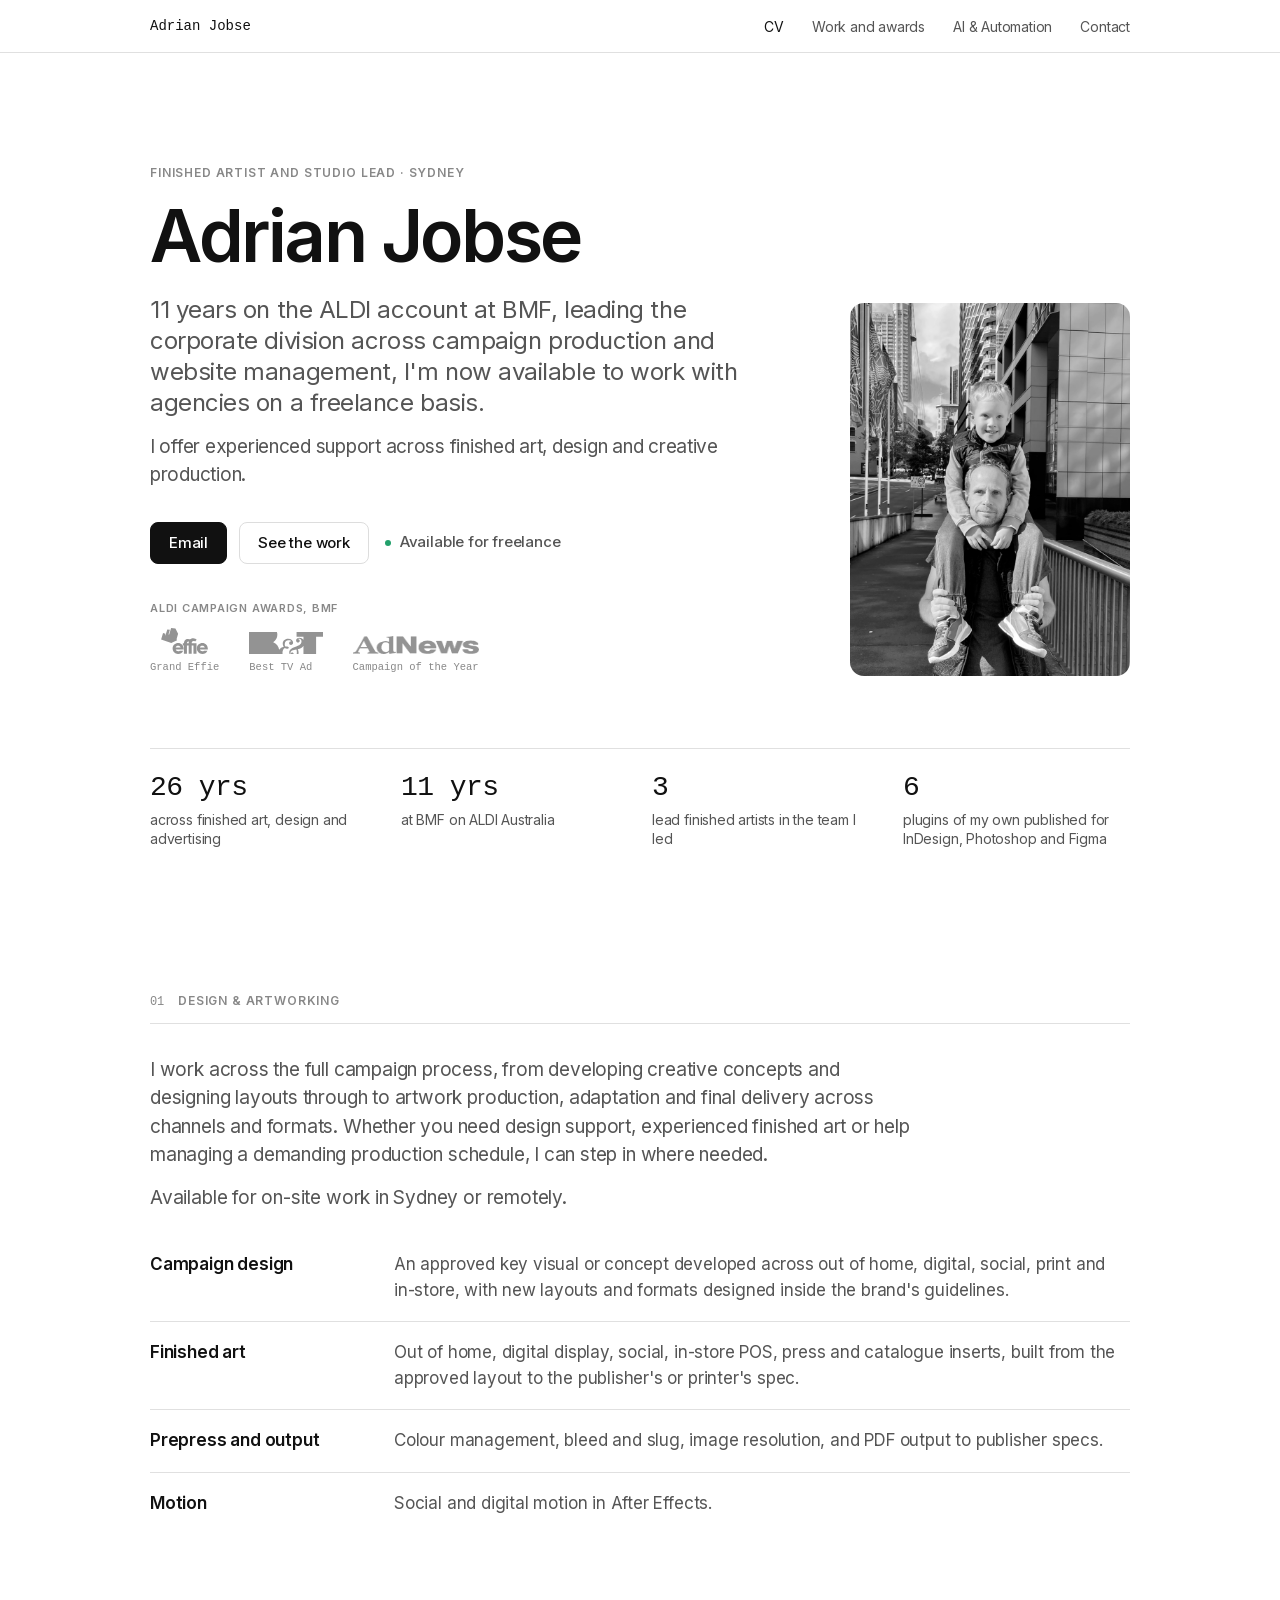
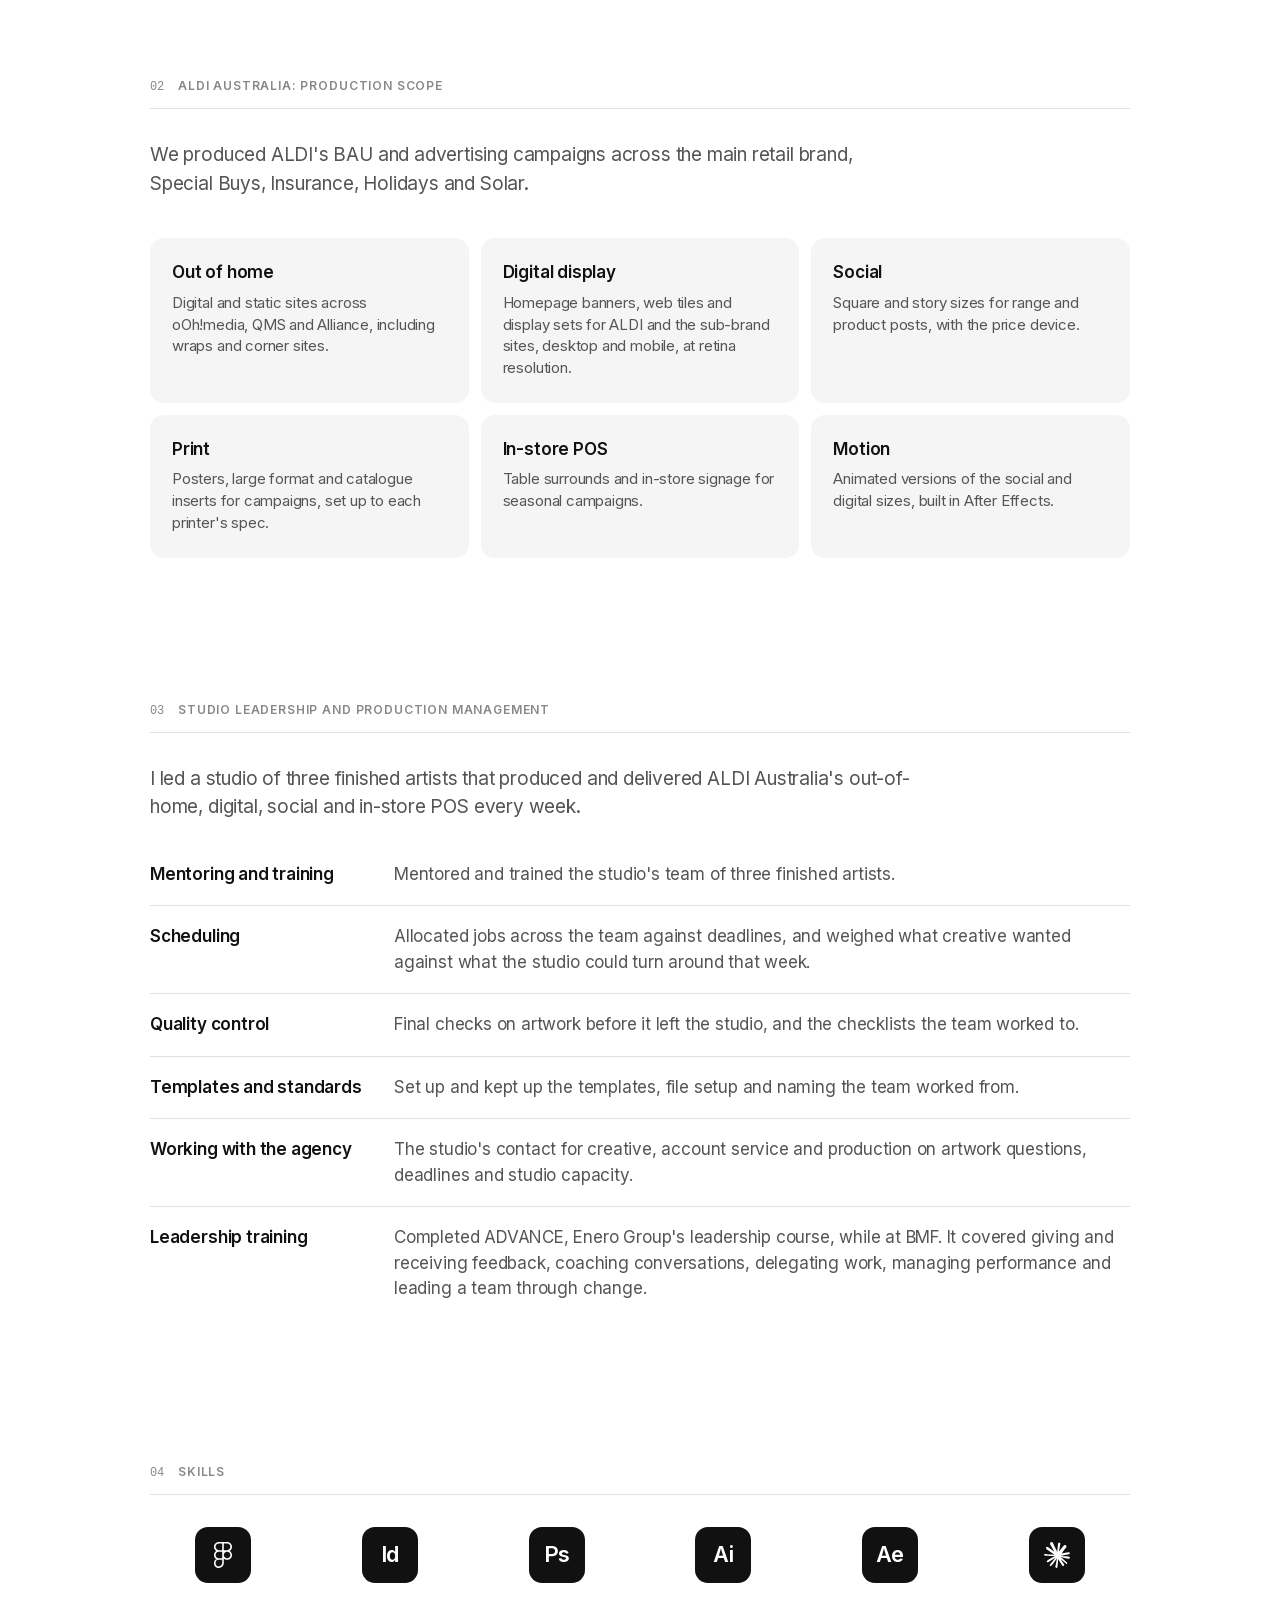
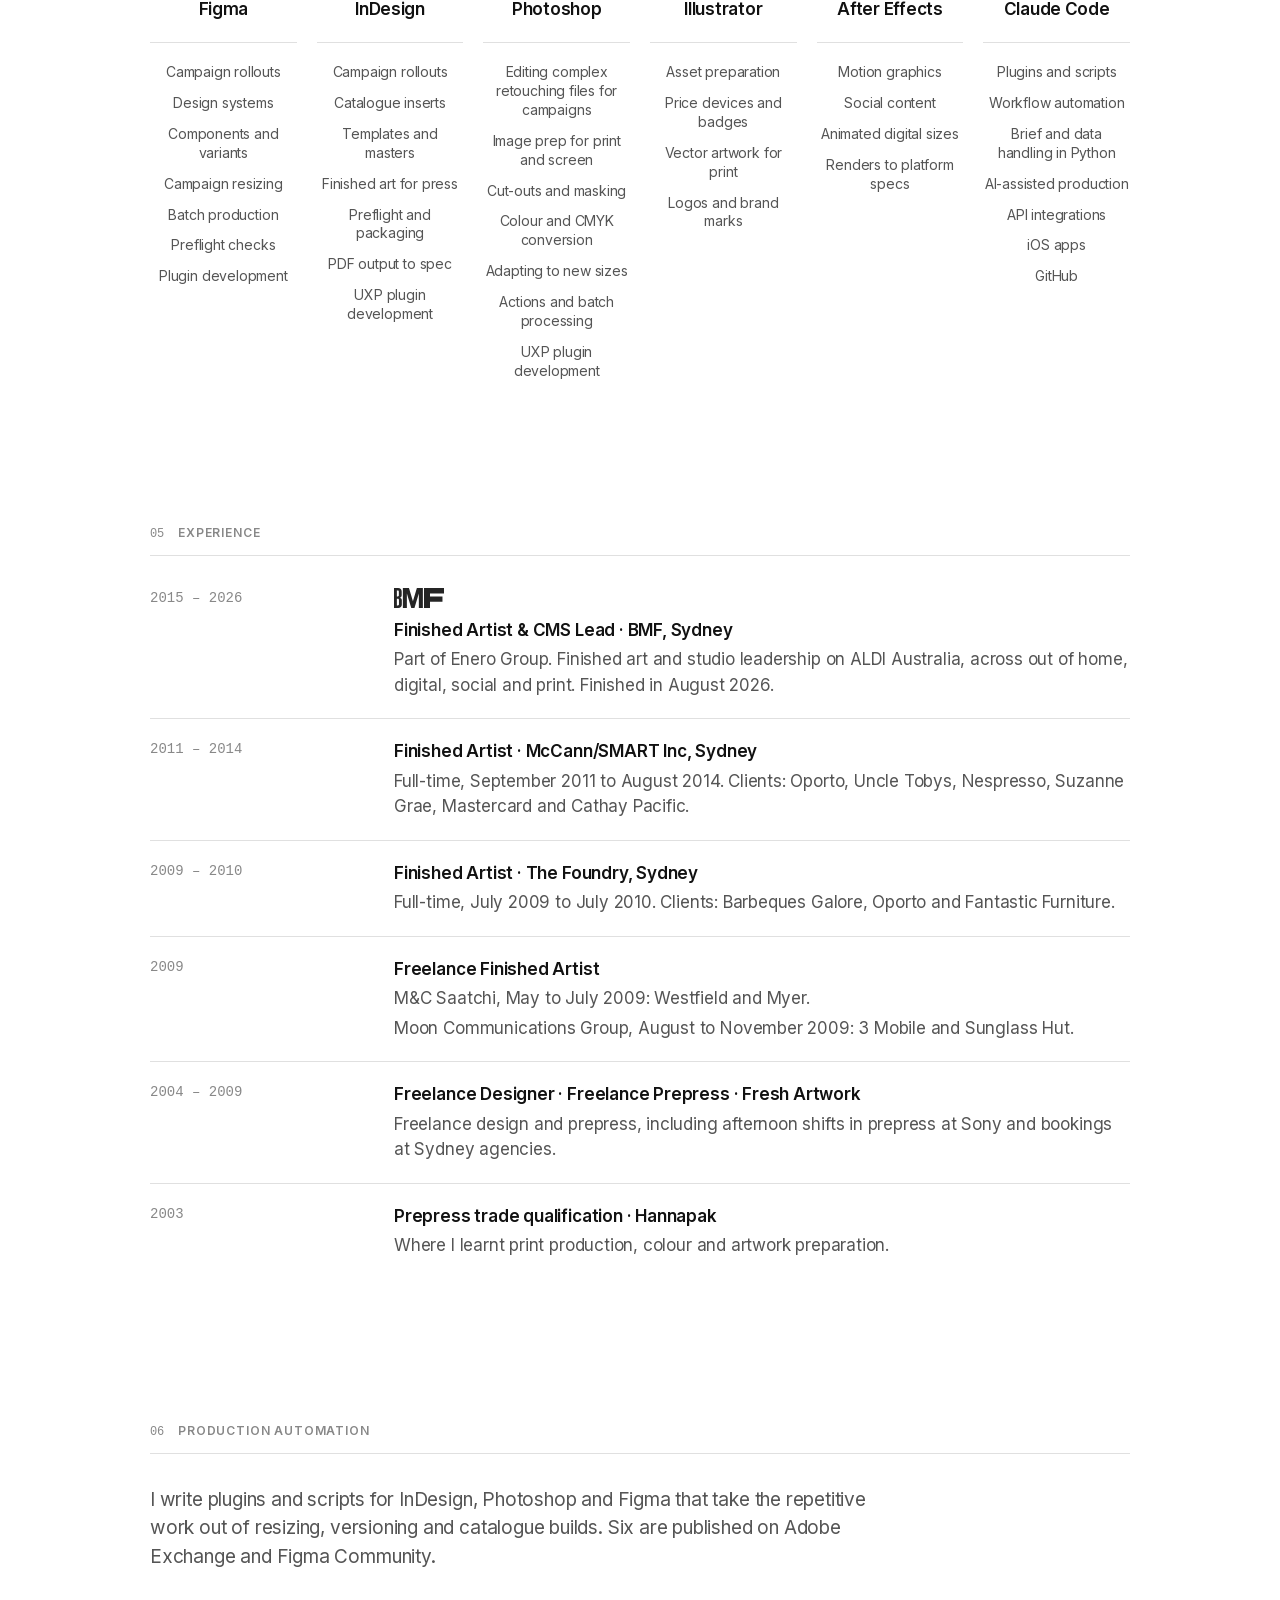
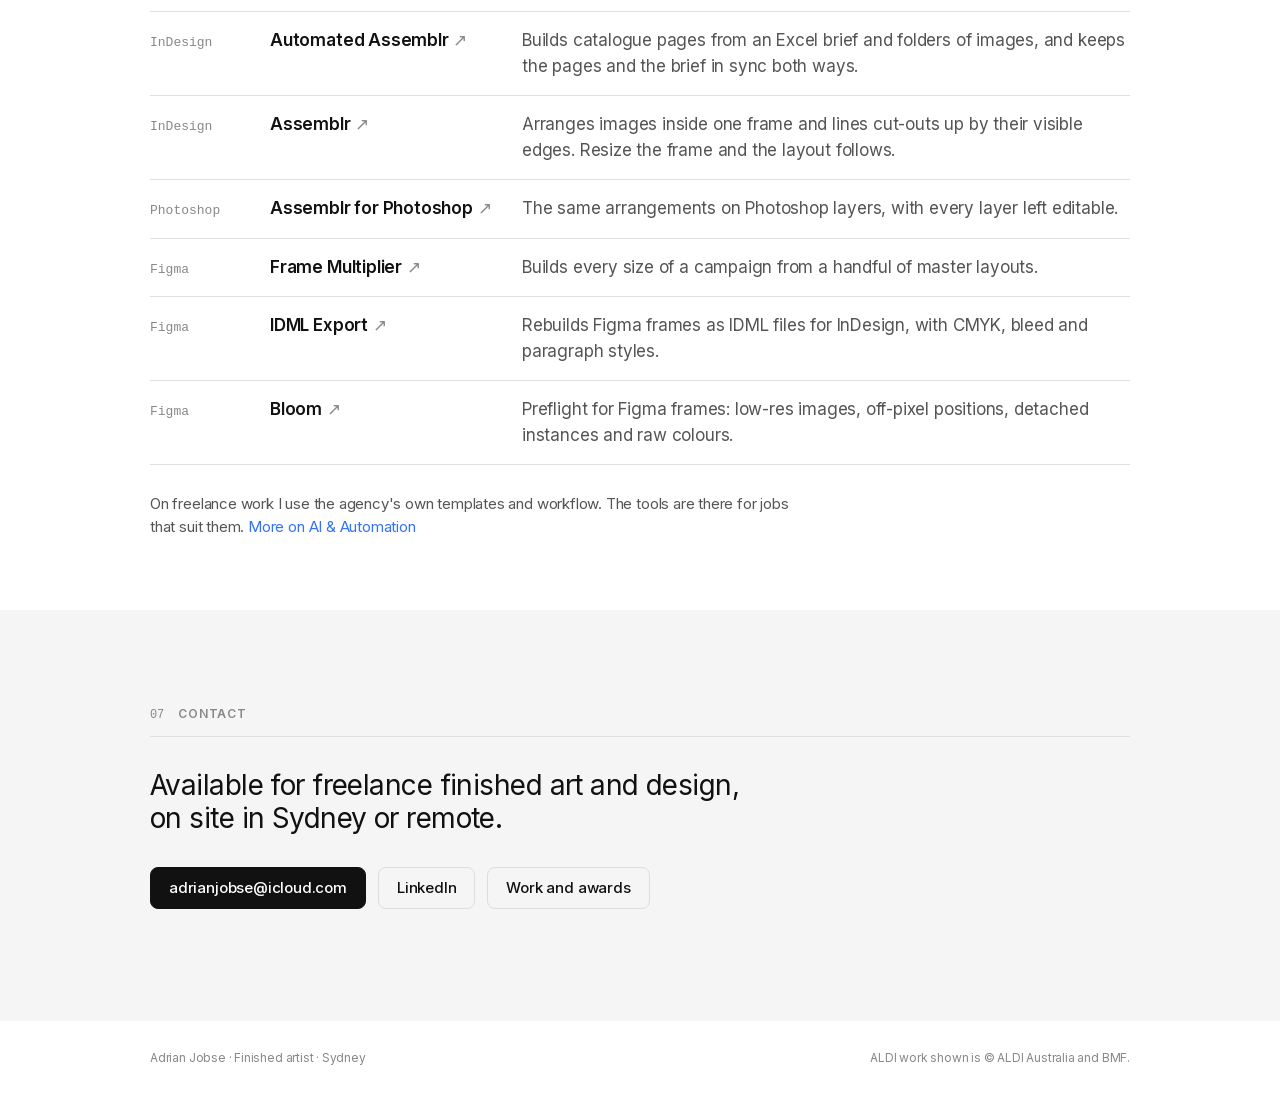
<file: index.html>
<!DOCTYPE html>
<html lang="en-AU">
<head>
  <meta charset="utf-8">
  <meta name="viewport" content="width=device-width, initial-scale=1">
  <title>Adrian Jobse · Finished artist, Sydney</title>
  <meta name="description" content="Freelance finished artist and studio lead in Sydney. 11 years on ALDI Australia at BMF, 26 years in finished art and prepress.">
  <meta property="og:title" content="Adrian Jobse · Finished artist, Sydney">
  <meta property="og:description" content="Freelance finished art and design for agencies. 11 years on ALDI Australia at BMF.">
  <meta property="og:type" content="website">
  <meta property="og:site_name" content="Adrian Jobse">
  <meta property="og:url" content="https://arjobse82.github.io/cv-adrian-jobse/">
  <meta property="og:image" content="https://arjobse82.github.io/cv-adrian-jobse/assets/icon-512.png">
  <meta property="og:image:width" content="512">
  <meta property="og:image:height" content="512">
  <meta name="twitter:card" content="summary">
  <link rel="icon" href="assets/favicon.svg" type="image/svg+xml">
  <link rel="icon" href="assets/favicon-32.png" type="image/png" sizes="32x32">
  <link rel="apple-touch-icon" href="apple-touch-icon.png">
  <link rel="preload" href="assets/fonts/inter-latin.woff2" as="font" type="font/woff2" crossorigin>
  <link rel="stylesheet" href="assets/site.css?v=16">
</head>
<body>

<header class="nav">
  <div class="wrap">
    <a class="nav-name" href="./">Adrian Jobse</a>
    <nav class="nav-links" aria-label="Pages">
      <a href="./" aria-current="page">CV</a>
      <a href="work.html">Work and awards</a>
      <a href="ai-automation.html">AI &amp; Automation</a>
      <a href="#contact">Contact</a>
    </nav>
  </div>
</header>

<main>

  <section class="hero">
    <div class="wrap">
      <div class="hero-grid">
      <div class="hero-text">
      <p class="label">Finished artist and studio lead · Sydney</p>
      <h1 class="t-hero">Adrian Jobse</h1>
      <p class="t-sub">11 years on the ALDI account at BMF, leading the corporate division across campaign production and website management, I'm now available to work with agencies on a freelance basis.</p>
      <p class="t-sub t-sub-2">I offer experienced support across finished art, design and creative production.</p>
      <div class="actions">
        <a class="button button-primary" href="mailto:adrianjobse@icloud.com">Email</a>
        <a class="button" href="work.html">See the work</a>
        <span class="status"><span class="status-dot" aria-hidden="true"></span>Available for freelance</span>
      </div>
      <a class="award-strip" href="work.html#awards" aria-label="ALDI campaign awards won at BMF: see the awards list">
        <span class="award-caption">ALDI campaign awards, BMF</span>
        <span class="award-marks">
          <span class="award-mark"><img src="assets/awards/effie.svg" alt="Effie Awards" style="height: 26px"><i>Grand Effie</i></span>
          <span class="award-mark"><img src="assets/awards/bandt.svg" alt="B&amp;T Awards" style="height: 22px"><i>Best TV Ad</i></span>
          <span class="award-mark"><img src="assets/awards/adnews.png" alt="AdNews" style="height: 18px"><i>Campaign of the Year</i></span>
        </span>
      </a>
      </div>
      <img class="hero-photo" src="assets/profile.jpg?v=2" width="799" height="1066" alt="Adrian Jobse on a Sydney street with a child on his shoulders, in black and white.">
      </div>

      <dl class="facts">
        <div><dt class="fact-num">26 yrs</dt><dd class="fact-text">across finished art, design and advertising</dd></div>
        <div><dt class="fact-num">11 yrs</dt><dd class="fact-text">at BMF on ALDI Australia</dd></div>
        <div><dt class="fact-num">3</dt><dd class="fact-text">lead finished artists in the team I led</dd></div>
        <div><dt class="fact-num">6</dt><dd class="fact-text">plugins of my own published for InDesign, Photoshop and Figma</dd></div>
      </dl>
    </div>
  </section>

  <section class="section" id="skills">
    <div class="wrap">
      <div class="section-head"><span class="section-index">01</span><h2 class="label">Design &amp; artworking</h2></div>
      <p class="lead" style="margin-bottom: 14px">I work across the full campaign process, from developing creative concepts and designing layouts through to artwork production, adaptation and final delivery across channels and formats. Whether you need design support, experienced finished art or help managing a demanding production schedule, I can step in where needed.</p>
      <p class="lead">Available for on-site work in Sydney or remotely.</p>
      <ul class="rows">
        <li><span class="row-name">Campaign design</span><span class="row-text">An approved key visual or concept developed across out of home, digital, social, print and in-store, with new layouts and formats designed inside the brand's guidelines.</span></li>
        <li><span class="row-name">Finished art</span><span class="row-text">Out of home, digital display, social, in-store POS, press and catalogue inserts, built from the approved layout to the publisher's or printer's spec.</span></li>
        <li><span class="row-name">Prepress and output</span><span class="row-text">Colour management, bleed and slug, image resolution, and PDF output to publisher specs.</span></li>
        <li><span class="row-name">Motion</span><span class="row-text">Social and digital motion in After Effects.</span></li>
      </ul>
    </div>
  </section>

  <section class="section" id="channels">
    <div class="wrap">
      <div class="section-head"><span class="section-index">02</span><h2 class="label">ALDI Australia: production scope</h2></div>
      <p class="lead">We produced ALDI's BAU and advertising campaigns across the main retail brand, Special Buys, Insurance, Holidays and Solar.</p>
      <ul class="tiles">
        <li class="tile">
          <h3>Out of home</h3>
          <p>Digital and static sites across oOh!media, QMS and Alliance, including wraps and corner sites.</p>
        </li>
        <li class="tile">
          <h3>Digital display</h3>
          <p>Homepage banners, web tiles and display sets for ALDI and the sub-brand sites, desktop and mobile, at retina resolution.</p>
        </li>
        <li class="tile">
          <h3>Social</h3>
          <p>Square and story sizes for range and product posts, with the price device.</p>
        </li>
        <li class="tile">
          <h3>Print</h3>
          <p>Posters, large format and catalogue inserts for campaigns, set up to each printer's spec.</p>
        </li>
        <li class="tile">
          <h3>In-store POS</h3>
          <p>Table surrounds and in-store signage for seasonal campaigns.</p>
        </li>
        <li class="tile">
          <h3>Motion</h3>
          <p>Animated versions of the social and digital sizes, built in After Effects.</p>
        </li>
      </ul>
    </div>
  </section>

  <section class="section" id="team">
    <div class="wrap">
      <div class="section-head"><span class="section-index">03</span><h2 class="label">Studio leadership and production management</h2></div>
      <p class="lead">I led a studio of three finished artists that produced and delivered ALDI Australia's out-of-home, digital, social and in-store POS every week.</p>
      <ul class="rows">
        <li><span class="row-name">Mentoring and training</span><span class="row-text">Mentored and trained the studio's team of three finished artists.</span></li>
        <li><span class="row-name">Scheduling</span><span class="row-text">Allocated jobs across the team against deadlines, and weighed what creative wanted against what the studio could turn around that week.</span></li>
        <li><span class="row-name">Quality control</span><span class="row-text">Final checks on artwork before it left the studio, and the checklists the team worked to.</span></li>
        <li><span class="row-name">Templates and standards</span><span class="row-text">Set up and kept up the templates, file setup and naming the team worked from.</span></li>
        <li><span class="row-name">Working with the agency</span><span class="row-text">The studio's contact for creative, account service and production on artwork questions, deadlines and studio capacity.</span></li>
        <li><span class="row-name">Leadership training</span><span class="row-text">Completed ADVANCE, Enero Group's leadership course, while at BMF. It covered giving and receiving feedback, coaching conversations, delegating work, managing performance and leading a team through change.</span></li>
      </ul>
    </div>
  </section>

  <section class="section" id="technical">
    <div class="wrap">
      <div class="section-head"><span class="section-index">04</span><h2 class="label">Skills</h2></div>


      <div class="apps">
        <div class="app">
          <span class="app-icon"><img src="assets/icons/figma.svg" alt="" width="28" height="28"></span>
          <h3 class="app-name">Figma</h3>
          <ul class="feats">
            <li>Campaign rollouts</li>
            <li>Design systems</li>
            <li>Components and variants</li>
            <li>Campaign resizing</li>
            <li>Batch production</li>
            <li>Preflight checks</li>
            <li>Plugin development</li>
          </ul>
        </div>
        <div class="app">
          <span class="app-icon app-icon-text">Id</span>
          <h3 class="app-name">InDesign</h3>
          <ul class="feats">
            <li>Campaign rollouts</li>
            <li>Catalogue inserts</li>
            <li>Templates and masters</li>
            <li>Finished art for press</li>
            <li>Preflight and packaging</li>
            <li>PDF output to spec</li>
            <li>UXP plugin development</li>
          </ul>
        </div>
        <div class="app">
          <span class="app-icon app-icon-text">Ps</span>
          <h3 class="app-name">Photoshop</h3>
          <ul class="feats">
            <li>Editing complex retouching files for campaigns</li>
            <li>Image prep for print and screen</li>
            <li>Cut-outs and masking</li>
            <li>Colour and CMYK conversion</li>
            <li>Adapting to new sizes</li>
            <li>Actions and batch processing</li>
            <li>UXP plugin development</li>
          </ul>
        </div>
        <div class="app">
          <span class="app-icon app-icon-text">Ai</span>
          <h3 class="app-name">Illustrator</h3>
          <ul class="feats">
            <li>Asset preparation</li>
            <li>Price devices and badges</li>
            <li>Vector artwork for print</li>
            <li>Logos and brand marks</li>
          </ul>
        </div>
        <div class="app">
          <span class="app-icon app-icon-text">Ae</span>
          <h3 class="app-name">After Effects</h3>
          <ul class="feats">
            <li>Motion graphics</li>
            <li>Social content</li>
            <li>Animated digital sizes</li>
            <li>Renders to platform specs</li>
          </ul>
        </div>
        <div class="app">
          <span class="app-icon"><img src="assets/icons/claude.svg" alt="" width="28" height="28"></span>
          <h3 class="app-name">Claude Code</h3>
          <ul class="feats">
            <li>Plugins and scripts</li>
            <li>Workflow automation</li>
            <li>Brief and data handling in Python</li>
            <li>AI-assisted production</li>
            <li>API integrations</li>
            <li>iOS apps</li>
            <li>GitHub</li>
          </ul>
        </div>
      </div>
    </div>
  </section>

  <section class="section" id="experience">
    <div class="wrap">
      <div class="section-head"><span class="section-index">05</span><h2 class="label">Experience</h2></div>
      <ol class="timeline">
        <li>
          <span class="when">2015 – 2026</span>
          <div>
            <img class="org-logo" src="assets/logos/bmf.svg" alt="BMF" height="20">
            <h3>Finished Artist &amp; CMS Lead · BMF, Sydney</h3>
            <p>Part of Enero Group. Finished art and studio leadership on ALDI Australia, across out of home, digital, social and print. Finished in August 2026.</p>
          </div>
        </li>
        <li>
          <span class="when">2011 – 2014</span>
          <div>
            <h3>Finished Artist · McCann/SMART Inc, Sydney</h3>
            <p>Full-time, September 2011 to August 2014. Clients: Oporto, Uncle Tobys, Nespresso, Suzanne Grae, Mastercard and Cathay Pacific.</p>
          </div>
        </li>
        <li>
          <span class="when">2009 – 2010</span>
          <div>
            <h3>Finished Artist · The Foundry, Sydney</h3>
            <p>Full-time, July 2009 to July 2010. Clients: Barbeques Galore, Oporto and Fantastic Furniture.</p>
          </div>
        </li>
        <li>
          <span class="when">2009</span>
          <div>
            <h3>Freelance Finished Artist</h3>
            <p>M&amp;C Saatchi, May to July 2009: Westfield and Myer.</p>
            <p>Moon Communications Group, August to November 2009: 3 Mobile and Sunglass Hut.</p>
          </div>
        </li>
        <li>
          <span class="when">2004 – 2009</span>
          <div>
            <h3>Freelance Designer · Freelance Prepress · Fresh Artwork</h3>
            <p>Freelance design and prepress, including afternoon shifts in prepress at Sony and bookings at Sydney agencies.</p>
          </div>
        </li>
        <li>
          <span class="when">2003</span>
          <div>
            <h3>Prepress trade qualification · Hannapak</h3>
            <p>Where I learnt print production, colour and artwork preparation.</p>
          </div>
        </li>
      </ol>
    </div>
  </section>

  <section class="section" id="automation">
    <div class="wrap">
      <div class="section-head"><span class="section-index">06</span><h2 class="label">Production automation</h2></div>
      <p class="lead">I write plugins and scripts for InDesign, Photoshop and Figma that take the repetitive work out of resizing, versioning and catalogue builds. Six are published on Adobe Exchange and Figma Community.</p>
      <ul class="plugins">
        <li>
          <span class="plugin-host">InDesign</span>
          <a class="plugin-name" href="https://exchange.adobe.com/apps/cc/5a740995/automated-assemblr">Automated Assemblr</a>
          <span class="plugin-text">Builds catalogue pages from an Excel brief and folders of images, and keeps the pages and the brief in sync both ways.</span>
        </li>
        <li>
          <span class="plugin-host">InDesign</span>
          <a class="plugin-name" href="https://exchange.adobe.com/apps/cc/69adc668/assemblr">Assemblr</a>
          <span class="plugin-text">Arranges images inside one frame and lines cut-outs up by their visible edges. Resize the frame and the layout follows.</span>
        </li>
        <li>
          <span class="plugin-host">Photoshop</span>
          <a class="plugin-name" href="https://exchange.adobe.com/apps/cc/ac95f6df/assemblr-for-photoshop">Assemblr for Photoshop</a>
          <span class="plugin-text">The same arrangements on Photoshop layers, with every layer left editable.</span>
        </li>
        <li>
          <span class="plugin-host">Figma</span>
          <a class="plugin-name" href="https://www.figma.com/community/plugin/1680043052278547639/frame-multiplier">Frame Multiplier</a>
          <span class="plugin-text">Builds every size of a campaign from a handful of master layouts.</span>
        </li>
        <li>
          <span class="plugin-host">Figma</span>
          <a class="plugin-name" href="https://www.figma.com/community/plugin/1673864920631374701">IDML Export</a>
          <span class="plugin-text">Rebuilds Figma frames as IDML files for InDesign, with CMYK, bleed and paragraph styles.</span>
        </li>
        <li>
          <span class="plugin-host">Figma</span>
          <a class="plugin-name" href="https://www.figma.com/community/plugin/1664550979463930940/bloom-preflight">Bloom</a>
          <span class="plugin-text">Preflight for Figma frames: low-res images, off-pixel positions, detached instances and raw colours.</span>
        </li>
      </ul>
      <p class="note">On freelance work I use the agency's own templates and workflow. The tools are there for jobs that suit them. <a class="link" href="ai-automation.html">More on AI &amp; Automation</a></p>
    </div>
  </section>

  <section class="contact" id="contact">
    <div class="wrap">
      <div class="section-head"><span class="section-index">07</span><h2 class="label">Contact</h2></div>
      <p class="t-h">Available for freelance finished art and design, on site in Sydney or remote.</p>

      <div class="actions">
        <a class="button button-primary" href="mailto:adrianjobse@icloud.com">adrianjobse@icloud.com</a>
        <a class="button" href="https://www.linkedin.com/in/adrianjobse/">LinkedIn</a>
        <a class="button" href="work.html">Work and awards</a>
      </div>
    </div>
  </section>

</main>

<footer class="footer">
  <div class="wrap">
    <span>Adrian Jobse · Finished artist · Sydney</span>
    <span>ALDI work shown is © ALDI Australia and BMF.</span>
  </div>
</footer>

</body>
</html>
</file>
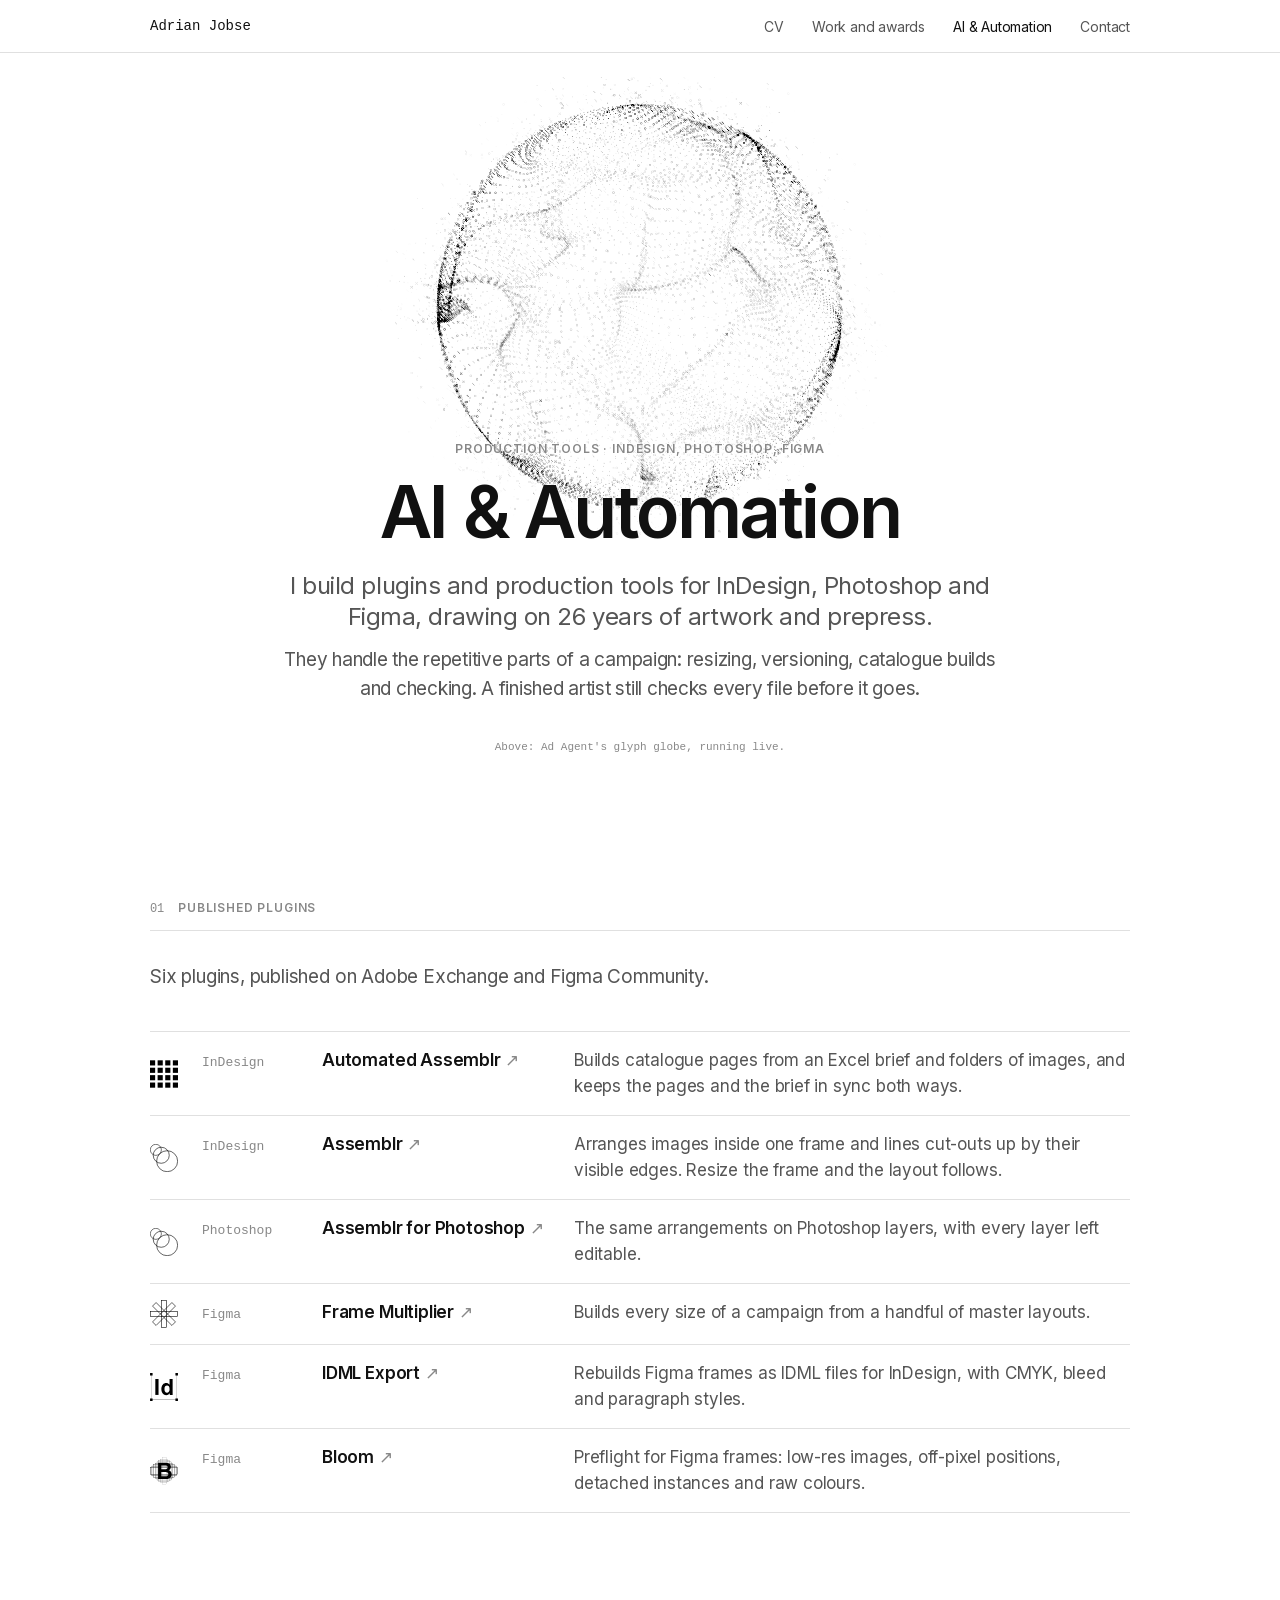
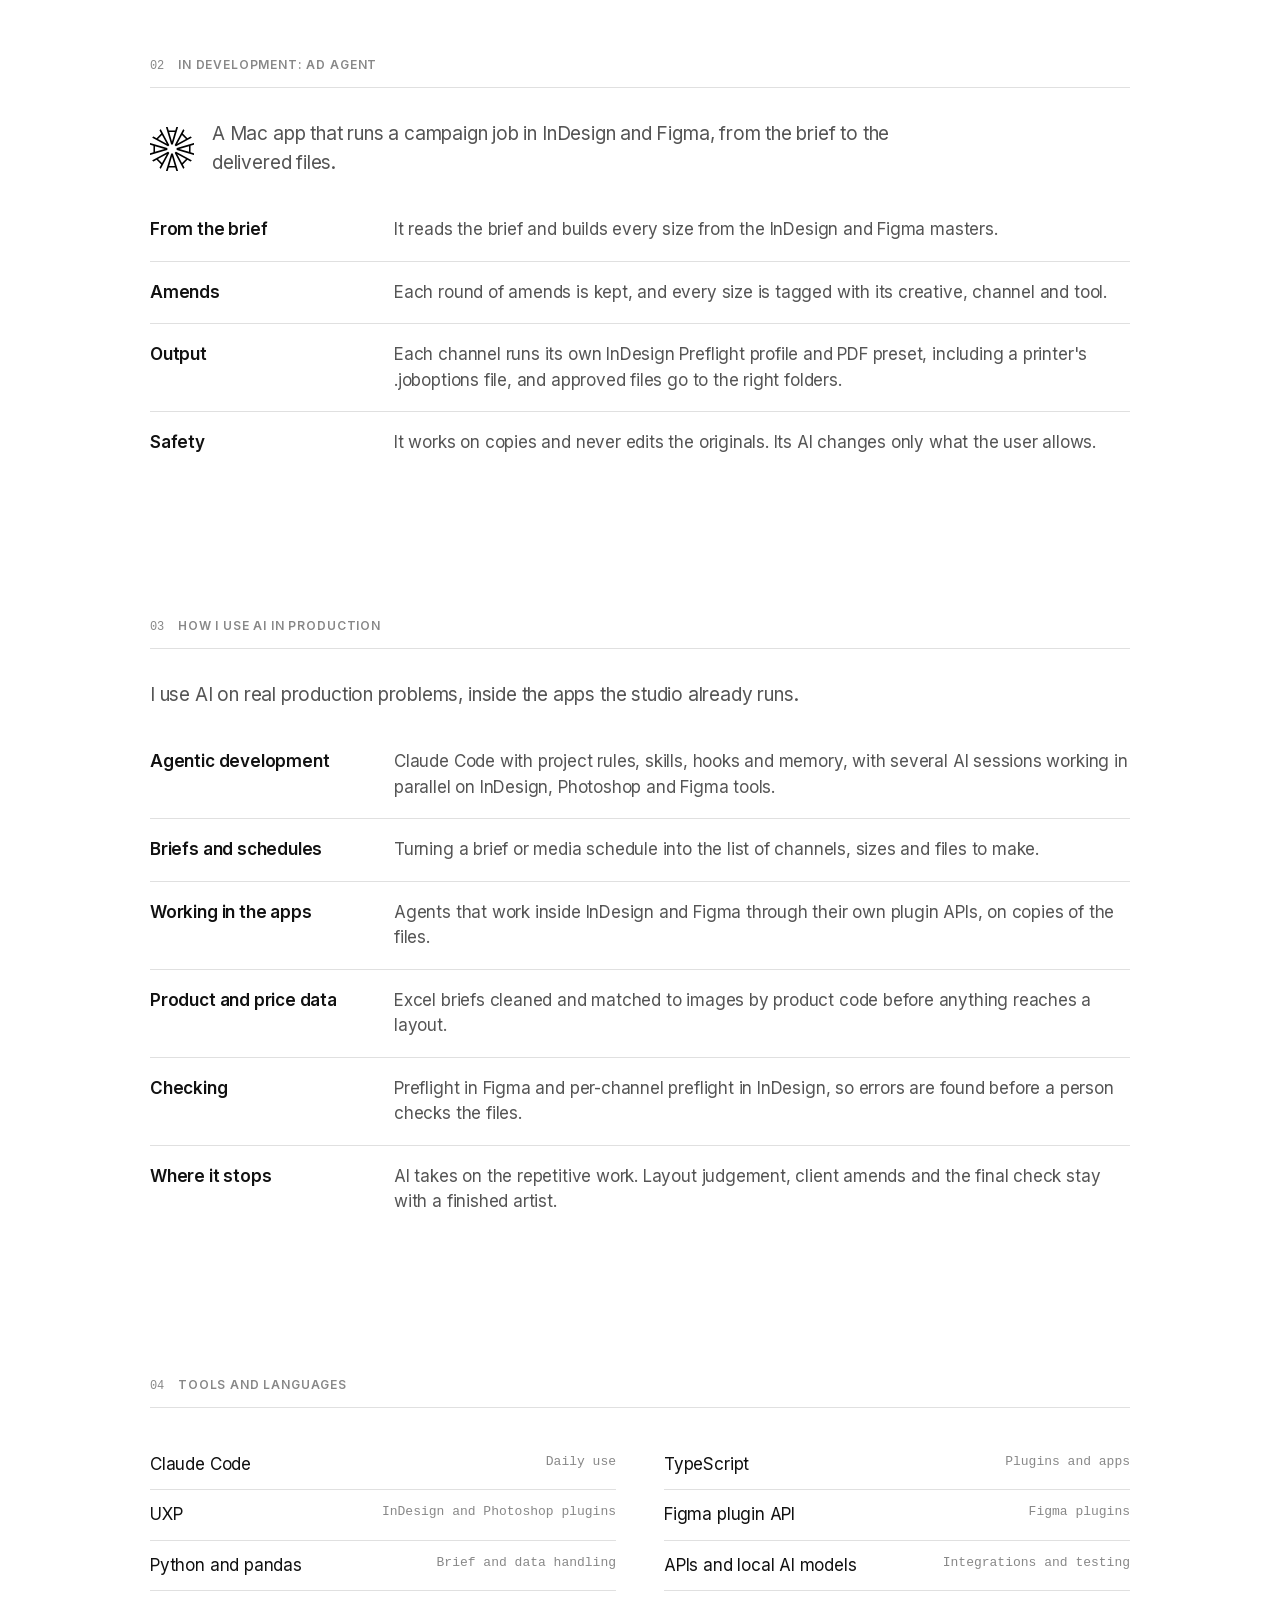
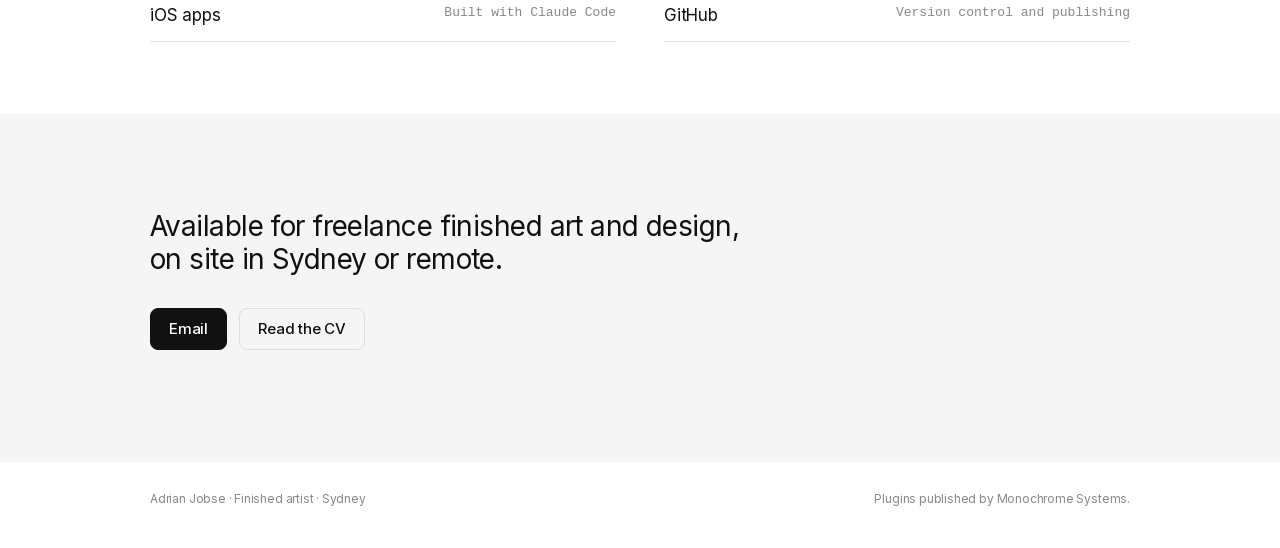
<file: ai-automation.html>
<!DOCTYPE html>
<html lang="en-AU">
<head>
  <meta charset="utf-8">
  <meta name="viewport" content="width=device-width, initial-scale=1">
  <title>AI &amp; Automation · Adrian Jobse</title>
  <meta name="description" content="Plugins and production tools for InDesign, Photoshop and Figma, built by a finished artist: resizing, versioning, catalogue builds and preflight.">
  <meta property="og:title" content="AI &amp; Automation · Adrian Jobse">
  <meta property="og:description" content="Plugins and production tools for InDesign, Photoshop and Figma, built by a finished artist: resizing, versioning, catalogue builds and preflight.">
  <meta property="og:type" content="website">
  <meta property="og:site_name" content="Adrian Jobse">
  <meta property="og:url" content="https://arjobse82.github.io/cv-adrian-jobse/ai-automation.html">
  <meta property="og:image" content="https://arjobse82.github.io/cv-adrian-jobse/assets/icon-512.png">
  <meta property="og:image:width" content="512">
  <meta property="og:image:height" content="512">
  <meta name="twitter:card" content="summary">
  <link rel="icon" href="assets/favicon.svg" type="image/svg+xml">
  <link rel="icon" href="assets/favicon-32.png" type="image/png" sizes="32x32">
  <link rel="apple-touch-icon" href="apple-touch-icon.png">
  <link rel="preload" href="assets/fonts/inter-latin.woff2" as="font" type="font/woff2" crossorigin>
  <link rel="stylesheet" href="assets/site.css?v=16">
</head>
<body>

<header class="nav">
  <div class="wrap">
    <a class="nav-name" href="./">Adrian Jobse</a>
    <nav class="nav-links" aria-label="Pages">
      <a href="./">CV</a>
      <a href="work.html">Work and awards</a>
      <a href="ai-automation.html" aria-current="page">AI &amp; Automation</a>
      <a href="./#contact">Contact</a>
    </nav>
  </div>
</header>

<main>

  <section class="hero hero-globe">
    <div class="globe-stage">
      <div class="glyphs" data-glyphs='{"form":"globe","speed":2,"wobble":0,"grain":0,"flow":0.3,"breathe":0.05,"radius":0.42,"glyphScale":0.8,"rim":3.6,"back":1,"brightness":1.1,"tilt":0.21,"spray":0.5,"points":10000,"spin":0.11,"center":[0.5,0.5]}' aria-hidden="true"></div>
    </div>
    <div class="wrap hero-globe-text">
      <p class="label">Production tools · InDesign, Photoshop, Figma</p>
      <h1 class="t-hero">AI &amp; Automation</h1>
      <p class="t-sub">I build plugins and production tools for InDesign, Photoshop and Figma, drawing on 26 years of artwork and prepress.</p>
      <p class="t-sub t-sub-2">They handle the repetitive parts of a campaign: resizing, versioning, catalogue builds and checking. A finished artist still checks every file before it goes.</p>
      <p class="hero-credit">Above: Ad Agent's glyph globe, running live.</p>
    </div>
  </section>

  <section class="section" id="plugins">
    <div class="wrap">
      <div class="section-head"><span class="section-index">01</span><h2 class="label">Published plugins</h2></div>
      <p class="lead">Six plugins, published on Adobe Exchange and Figma Community.</p>
      <ul class="plugins">
        <li>
          <img class="plugin-icon" src="assets/plugins/automated-assemblr.svg" alt="" width="28" height="28">
          <span class="plugin-host">InDesign</span>
          <a class="plugin-name" href="https://exchange.adobe.com/apps/cc/5a740995/automated-assemblr">Automated Assemblr</a>
          <span class="plugin-text">Builds catalogue pages from an Excel brief and folders of images, and keeps the pages and the brief in sync both ways.</span>
        </li>
        <li>
          <img class="plugin-icon" src="assets/plugins/assemblr.svg" alt="" width="28" height="28">
          <span class="plugin-host">InDesign</span>
          <a class="plugin-name" href="https://exchange.adobe.com/apps/cc/69adc668/assemblr">Assemblr</a>
          <span class="plugin-text">Arranges images inside one frame and lines cut-outs up by their visible edges. Resize the frame and the layout follows.</span>
        </li>
        <li>
          <img class="plugin-icon" src="assets/plugins/assemblr.svg" alt="" width="28" height="28">
          <span class="plugin-host">Photoshop</span>
          <a class="plugin-name" href="https://exchange.adobe.com/apps/cc/ac95f6df/assemblr-for-photoshop">Assemblr for Photoshop</a>
          <span class="plugin-text">The same arrangements on Photoshop layers, with every layer left editable.</span>
        </li>
        <li>
          <img class="plugin-icon" src="assets/plugins/frame-multiplier.svg" alt="" width="28" height="28">
          <span class="plugin-host">Figma</span>
          <a class="plugin-name" href="https://www.figma.com/community/plugin/1680043052278547639/frame-multiplier">Frame Multiplier</a>
          <span class="plugin-text">Builds every size of a campaign from a handful of master layouts.</span>
        </li>
        <li>
          <img class="plugin-icon" src="assets/plugins/idml-export.svg" alt="" width="28" height="28">
          <span class="plugin-host">Figma</span>
          <a class="plugin-name" href="https://www.figma.com/community/plugin/1673864920631374701">IDML Export</a>
          <span class="plugin-text">Rebuilds Figma frames as IDML files for InDesign, with CMYK, bleed and paragraph styles.</span>
        </li>
        <li>
          <img class="plugin-icon" src="assets/plugins/bloom.svg" alt="" width="28" height="28">
          <span class="plugin-host">Figma</span>
          <a class="plugin-name" href="https://www.figma.com/community/plugin/1664550979463930940/bloom-preflight">Bloom</a>
          <span class="plugin-text">Preflight for Figma frames: low-res images, off-pixel positions, detached instances and raw colours.</span>
        </li>
      </ul>
    </div>
  </section>

  <section class="section" id="ad-agent">
    <div class="wrap">
      <div class="section-head"><span class="section-index">02</span><h2 class="label">In development: Ad Agent</h2></div>
      <p class="lead lead-with-icon"><img class="product-mark" src="assets/plugins/ad-agent.svg" alt="" width="44" height="44">A Mac app that runs a campaign job in InDesign and Figma, from the brief to the delivered files.</p>
      <ul class="rows">
        <li><span class="row-name">From the brief</span><span class="row-text">It reads the brief and builds every size from the InDesign and Figma masters.</span></li>
        <li><span class="row-name">Amends</span><span class="row-text">Each round of amends is kept, and every size is tagged with its creative, channel and tool.</span></li>
        <li><span class="row-name">Output</span><span class="row-text">Each channel runs its own InDesign Preflight profile and PDF preset, including a printer's .joboptions file, and approved files go to the right folders.</span></li>
        <li><span class="row-name">Safety</span><span class="row-text">It works on copies and never edits the originals. Its AI changes only what the user allows.</span></li>
      </ul>
    </div>
  </section>

  <section class="section" id="ai">
    <div class="wrap">
      <div class="section-head"><span class="section-index">03</span><h2 class="label">How I use AI in production</h2></div>
      <p class="lead">I use AI on real production problems, inside the apps the studio already runs.</p>
      <ul class="rows">
        <li><span class="row-name">Agentic development</span><span class="row-text">Claude Code with project rules, skills, hooks and memory, with several AI sessions working in parallel on InDesign, Photoshop and Figma tools.</span></li>
        <li><span class="row-name">Briefs and schedules</span><span class="row-text">Turning a brief or media schedule into the list of channels, sizes and files to make.</span></li>
        <li><span class="row-name">Working in the apps</span><span class="row-text">Agents that work inside InDesign and Figma through their own plugin APIs, on copies of the files.</span></li>
        <li><span class="row-name">Product and price data</span><span class="row-text">Excel briefs cleaned and matched to images by product code before anything reaches a layout.</span></li>
        <li><span class="row-name">Checking</span><span class="row-text">Preflight in Figma and per-channel preflight in InDesign, so errors are found before a person checks the files.</span></li>
        <li><span class="row-name">Where it stops</span><span class="row-text">AI takes on the repetitive work. Layout judgement, client amends and the final check stay with a finished artist.</span></li>
      </ul>
    </div>
  </section>

  <section class="section" id="tools">
    <div class="wrap">
      <div class="section-head"><span class="section-index">04</span><h2 class="label">Tools and languages</h2></div>
      <ul class="tools">
        <li><span>Claude Code</span><span class="level">Daily use</span></li>
        <li><span>TypeScript</span><span class="level">Plugins and apps</span></li>
        <li><span>UXP</span><span class="level">InDesign and Photoshop plugins</span></li>
        <li><span>Figma plugin API</span><span class="level">Figma plugins</span></li>
        <li><span>Python and pandas</span><span class="level">Brief and data handling</span></li>
        <li><span>APIs and local AI models</span><span class="level">Integrations and testing</span></li>
        <li><span>iOS apps</span><span class="level">Built with Claude Code</span></li>
        <li><span>GitHub</span><span class="level">Version control and publishing</span></li>
      </ul>
    </div>
  </section>

  <section class="contact" id="contact">
    <div class="wrap">
      <p class="t-h">Available for freelance finished art and design, on site in Sydney or remote.</p>
      <div class="actions">
        <a class="button button-primary" href="mailto:adrianjobse@icloud.com">Email</a>
        <a class="button" href="./">Read the CV</a>
      </div>
    </div>
  </section>

</main>

<footer class="footer">
  <div class="wrap">
    <span>Adrian Jobse · Finished artist · Sydney</span>
    <span>Plugins published by Monochrome Systems.</span>
  </div>
</footer>


<script type="module">
  // Ad Agent's glyph globe (assets/js/glyphs.js, from Ad Agent's globe.ts via the Monochrome Systems site): runs while
  // the header is on screen, stops when it scrolls away, a still frame under Reduce motion.
  import { startGlyphGlobe } from "./assets/js/glyphs.js";
  for (const host of document.querySelectorAll("[data-glyphs]")) {
    const options = JSON.parse(host.dataset.glyphs);
    const canvas = document.createElement("canvas");
    host.append(canvas);
    // Start at once (the header is the first thing on the page); pause while it's scrolled away, carry on where it left off.
    let globe = startGlyphGlobe(canvas, options);
    let time = 0;
    let since = performance.now();
    const observer = new IntersectionObserver(([entry]) => {
      if (entry.isIntersecting && !globe) {
        globe = startGlyphGlobe(canvas, { ...options, time });
        since = performance.now();
      } else if (!entry.isIntersecting && globe) {
        time += ((performance.now() - since) / 1000) * (options.speed || 1);
        globe.stop();
        globe = null;
      }
    });
    observer.observe(host);
    host.observer = observer;
  }

</script>

</body>
</html>
</file>
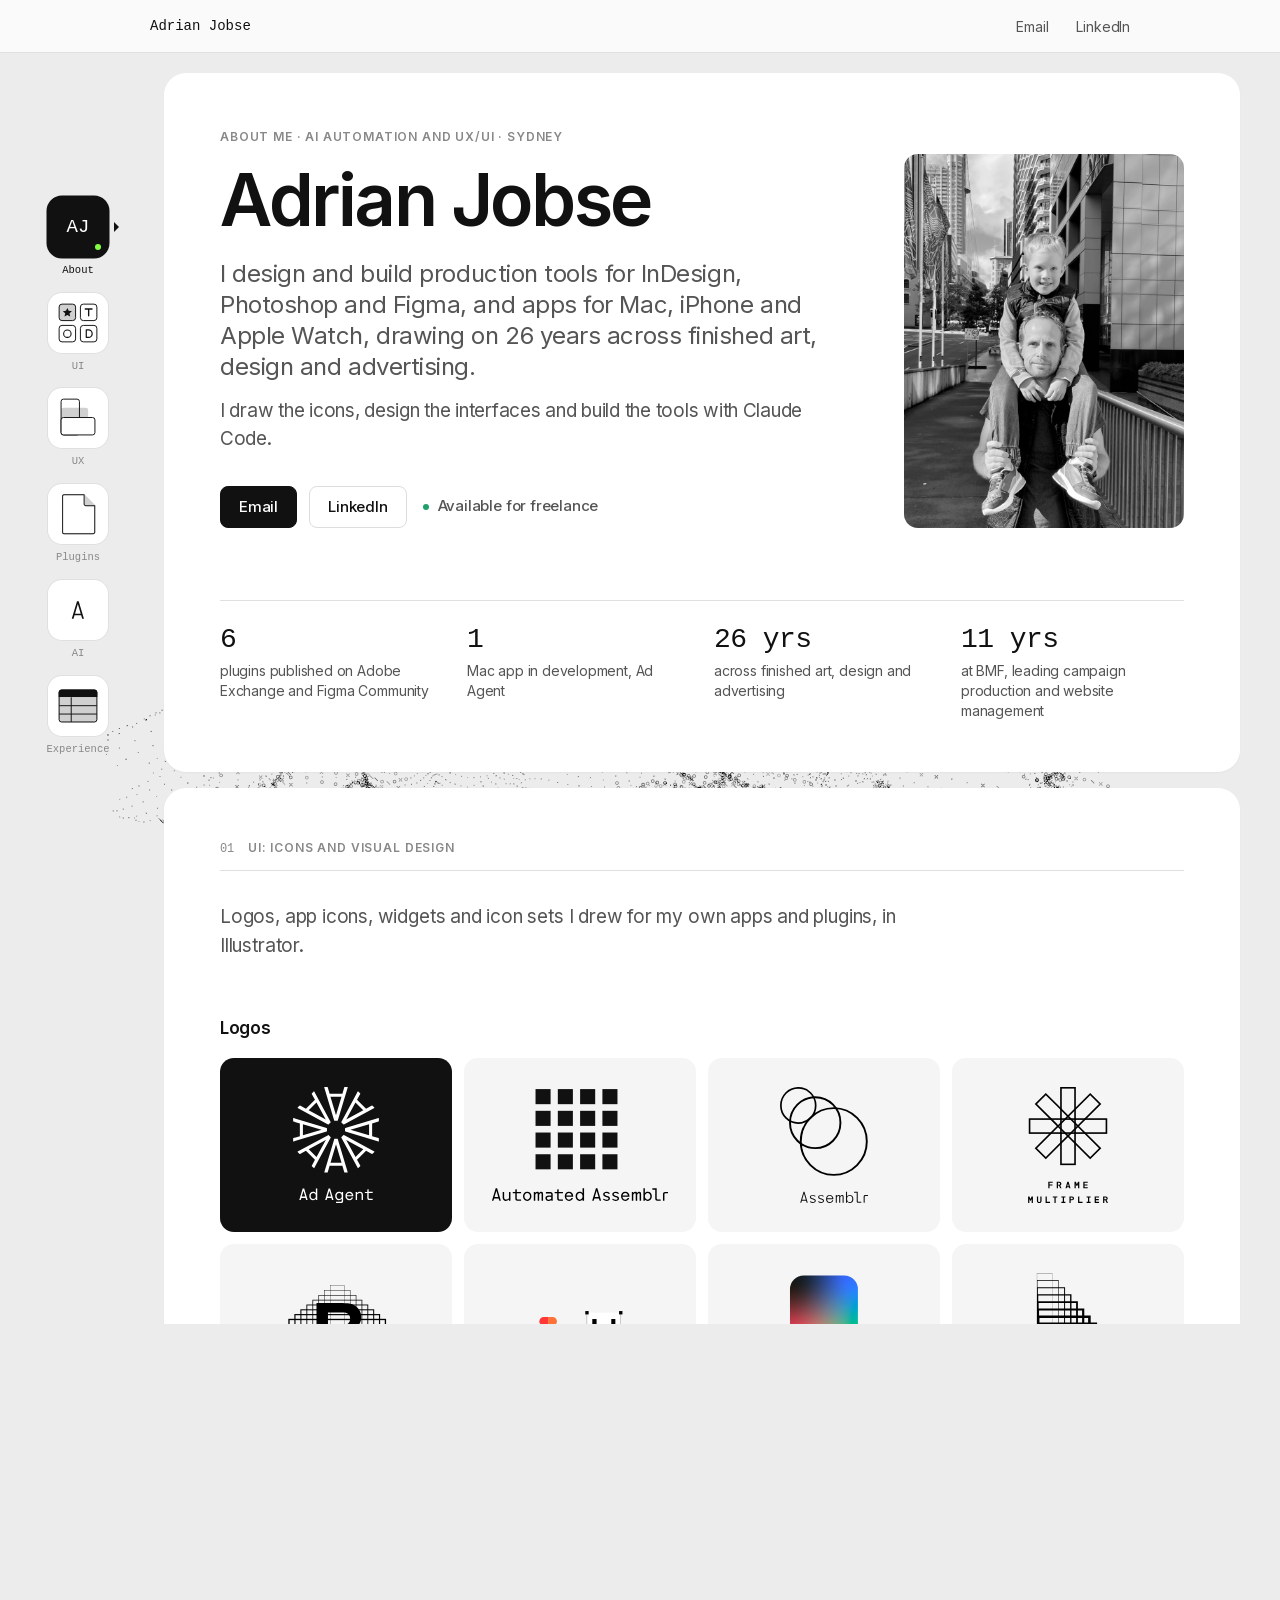
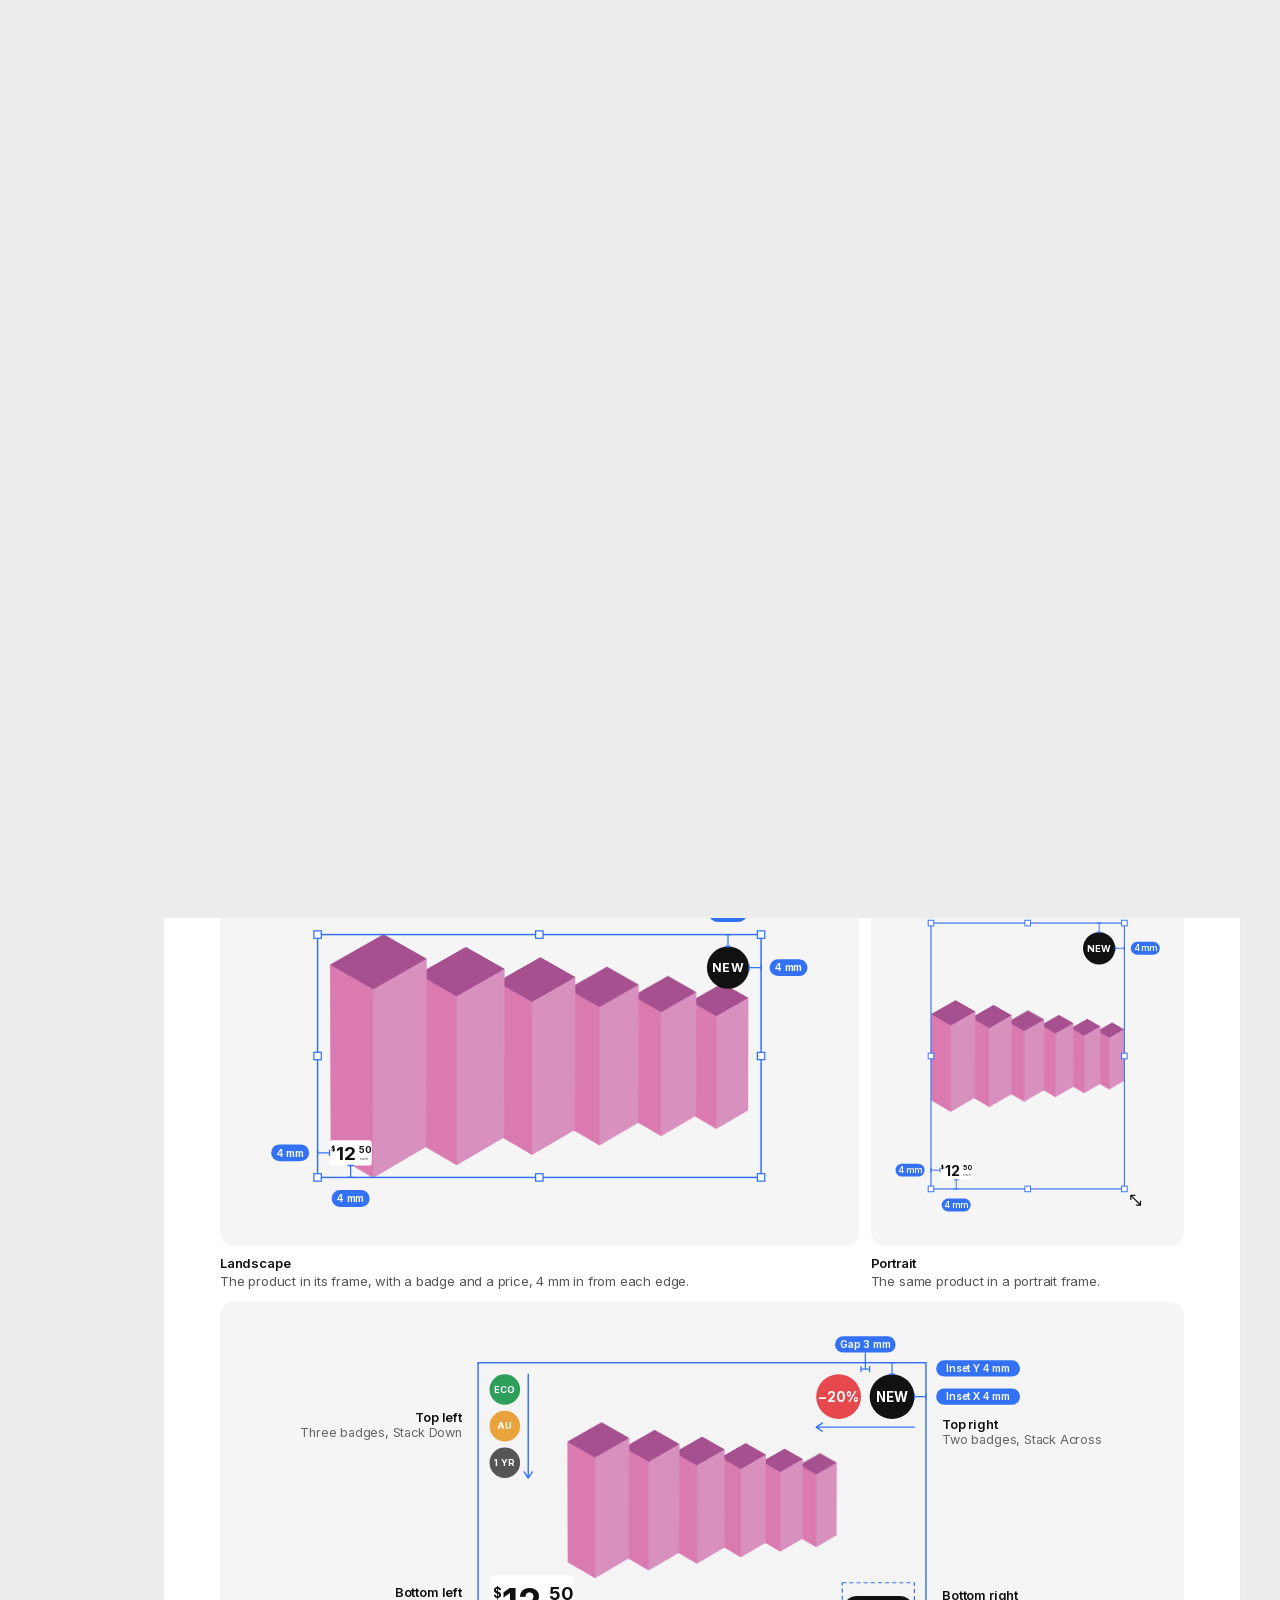
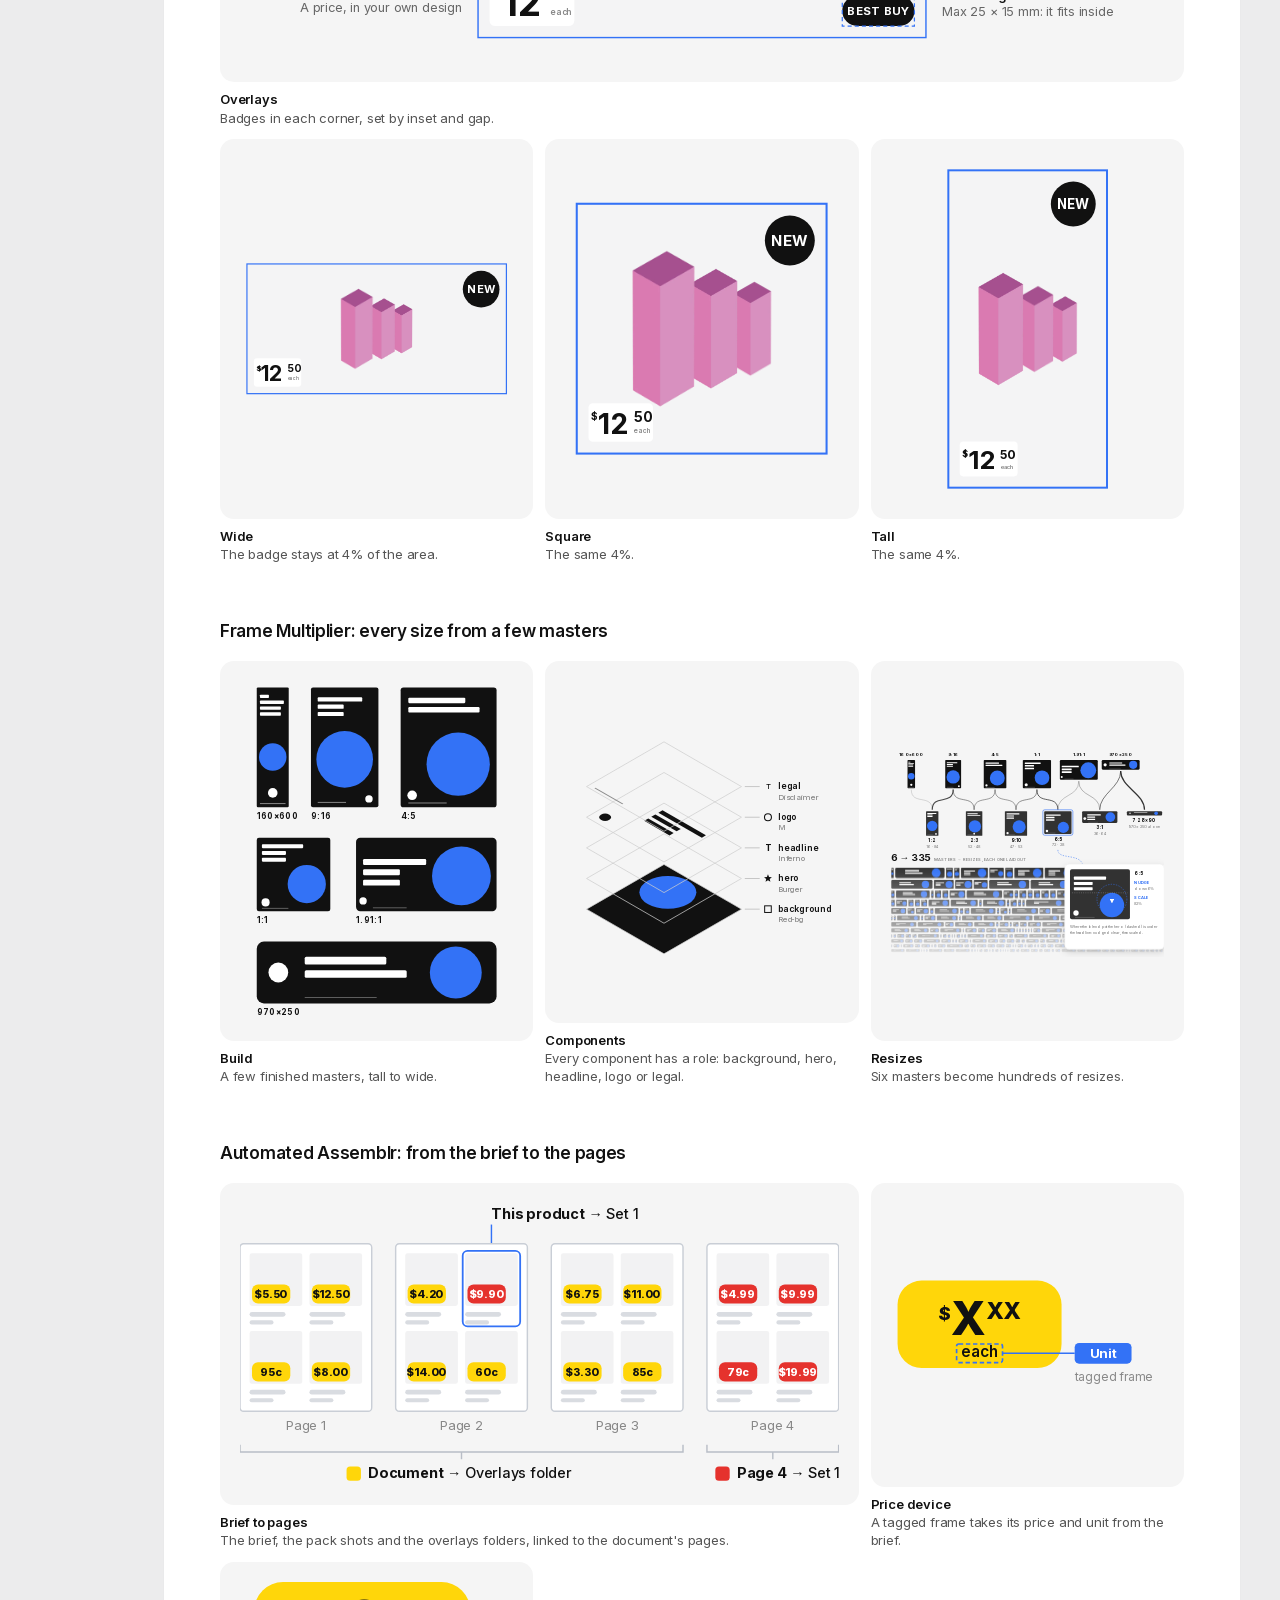
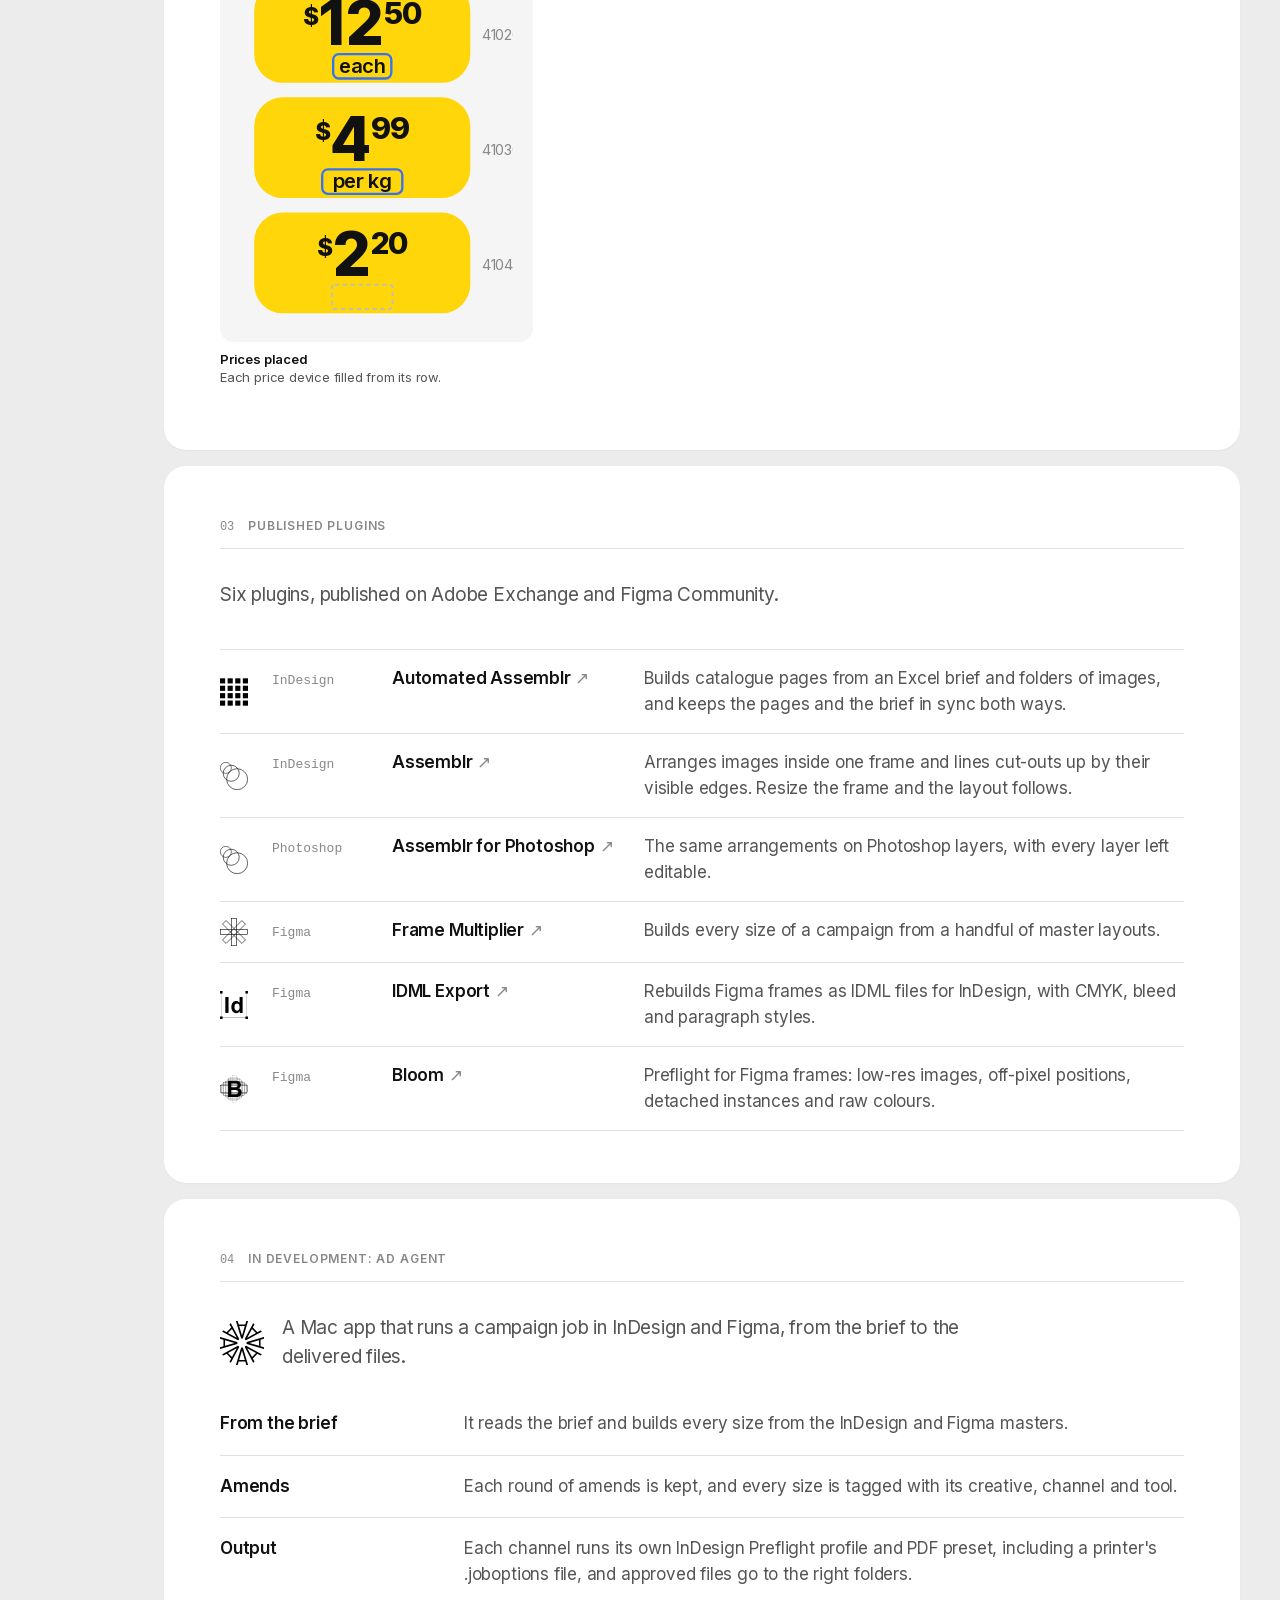
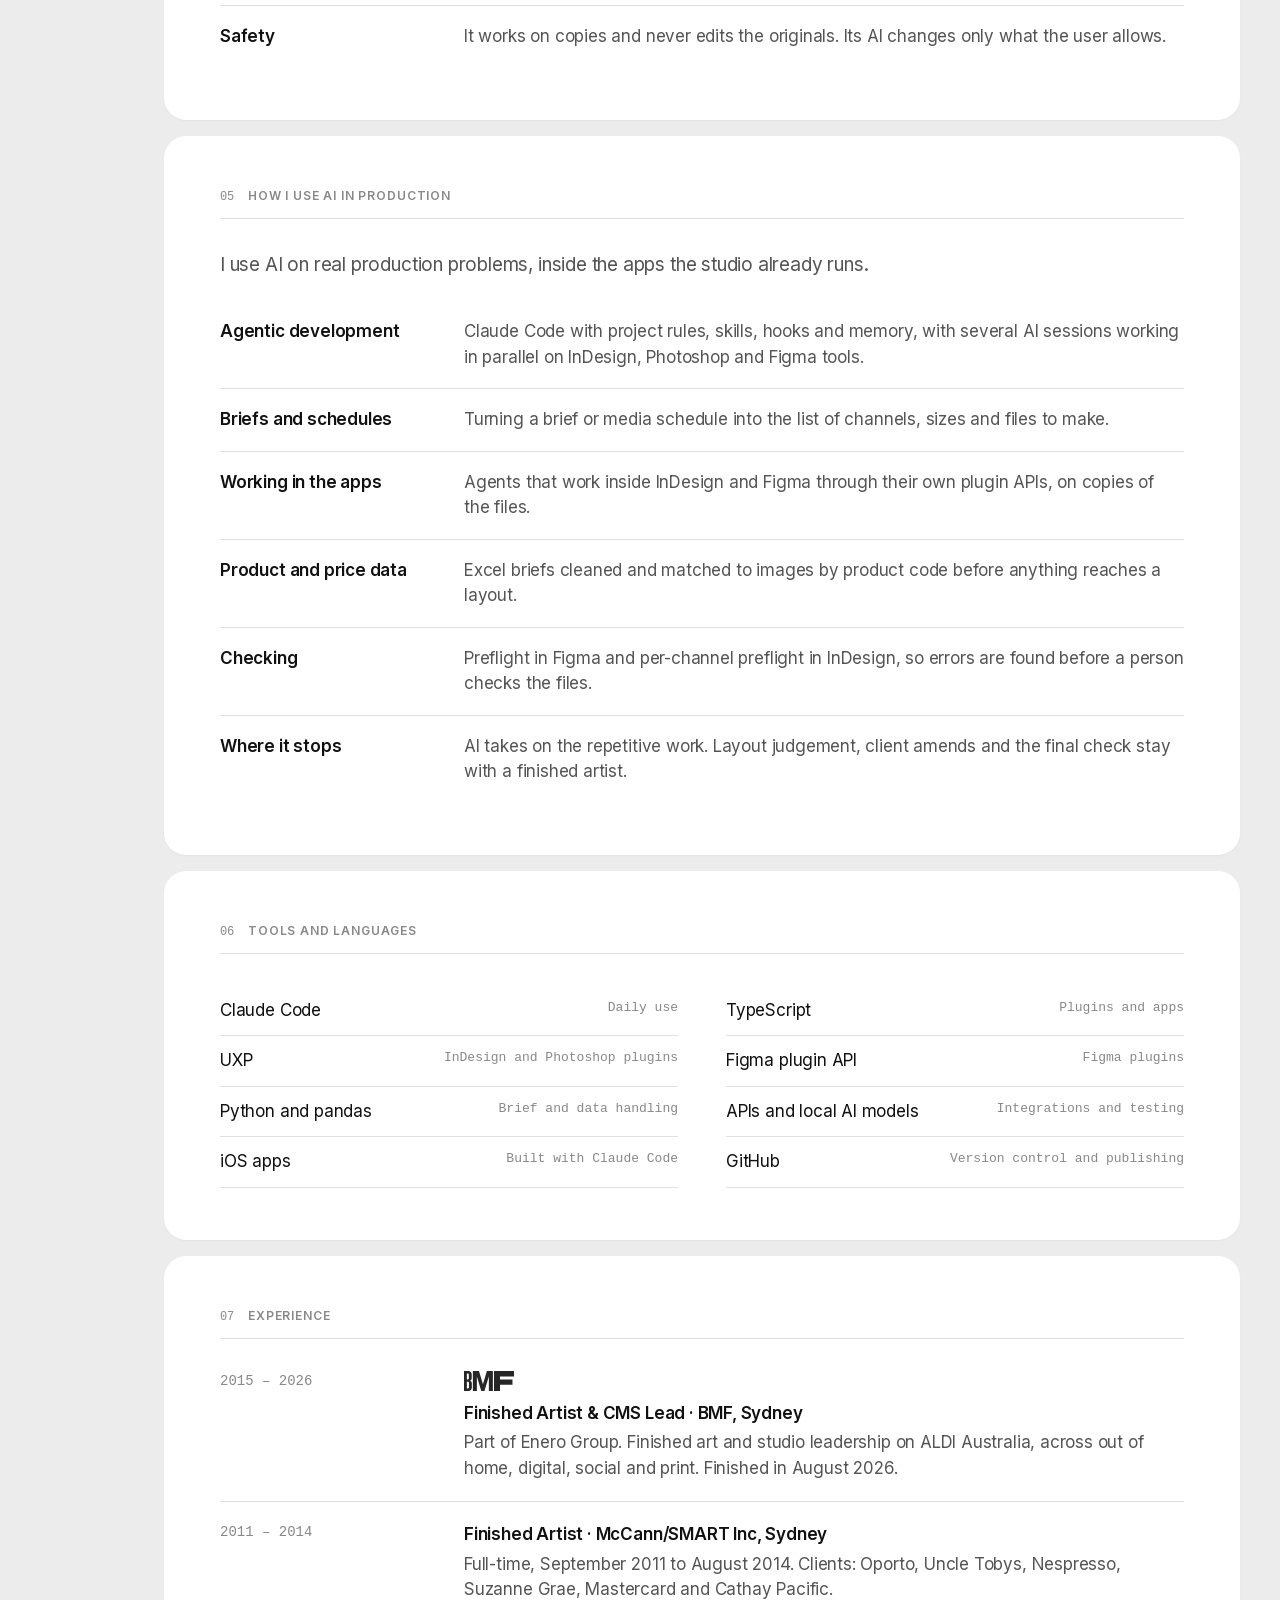
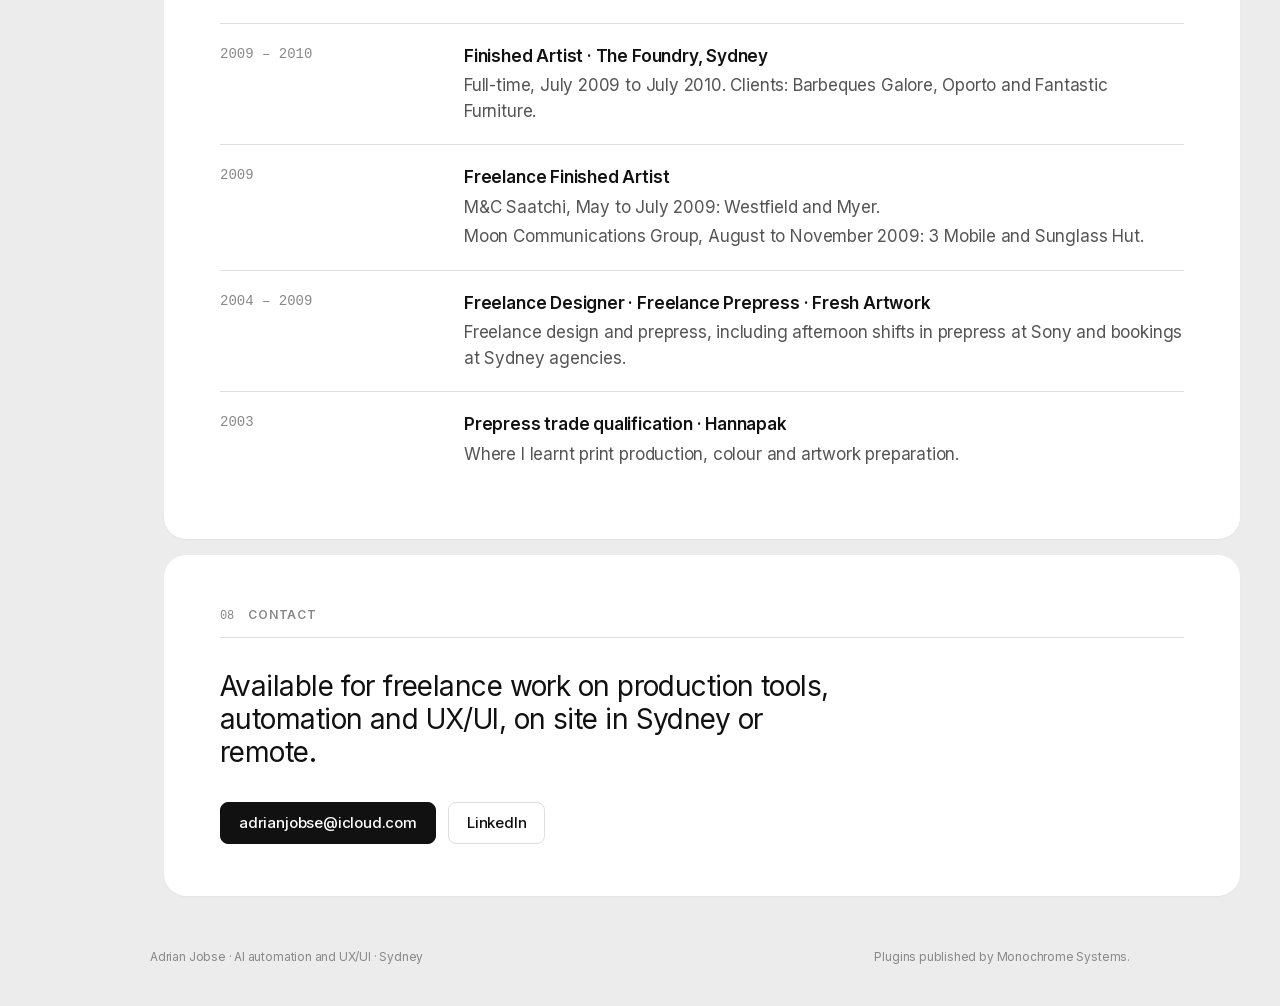
<file: ai-ux.html>
<!DOCTYPE html>
<html lang="en-AU">
<head>
  <meta charset="utf-8">
  <meta name="viewport" content="width=device-width, initial-scale=1">
  <title>Adrian Jobse · AI automation and UX/UI, Sydney</title>
  <meta name="description" content="Production tools, plugins and apps for InDesign, Photoshop, Figma, Mac and iPhone, designed and built by a finished artist with 26 years in advertising.">
  <meta property="og:title" content="Adrian Jobse · AI automation and UX/UI, Sydney">
  <meta property="og:description" content="Production tools, plugins and apps for InDesign, Photoshop, Figma, Mac and iPhone, designed and built by a finished artist with 26 years in advertising.">
  <meta property="og:type" content="website">
  <meta property="og:site_name" content="Adrian Jobse">
  <meta property="og:url" content="https://arjobse82.github.io/cv-adrian-jobse/ai-ux.html">
  <meta property="og:image" content="https://arjobse82.github.io/cv-adrian-jobse/assets/icon-512.png">
  <meta property="og:image:width" content="512">
  <meta property="og:image:height" content="512">
  <meta name="twitter:card" content="summary">
  <link rel="icon" href="assets/favicon.svg" type="image/svg+xml">
  <link rel="icon" href="assets/favicon-32.png" type="image/png" sizes="32x32">
  <link rel="apple-touch-icon" href="apple-touch-icon.png">
  <link rel="preload" href="assets/fonts/inter-latin.woff2" as="font" type="font/woff2" crossorigin>
  <link rel="stylesheet" href="assets/site.css?v=20">
</head>
<body class="cv2-body">

<svg class="glyph-sprite" aria-hidden="true" focusable="false">
<symbol id="glyph-roles" viewBox="0 0 62 62">
      <rect x="11.5" y="11.5" width="17" height="17" rx="3" style="fill:var(--w-glyph-soft)" stroke="currentColor" stroke-width="1"/><g transform="translate(14.40 14.40) scale(0.7)"><path fill="currentColor" d="M8 1.4l2 4.4 4.8.5-3.6 3.2 1 4.7L8 11.8l-4.2 2.4 1-4.7L1.2 6.3 6 5.8z"/></g><rect x="33.5" y="11.5" width="17" height="17" rx="3" fill="none" stroke="currentColor" stroke-width="1"/><g transform="translate(36.40 14.40) scale(0.7)"><path d="M3 3h10M8 3v10" fill="none" stroke="currentColor" stroke-width="2" stroke-linecap="round"/></g><rect x="11.5" y="33.5" width="17" height="17" rx="3" fill="none" stroke="currentColor" stroke-width="1"/><g transform="translate(14.40 36.40) scale(0.7)"><circle cx="8" cy="8" r="5.5" fill="none" stroke="currentColor" stroke-width="1.6"/></g><rect x="33.5" y="33.5" width="17" height="17" rx="3" fill="none" stroke="currentColor" stroke-width="1"/><g transform="translate(36.40 36.40) scale(0.7)"><path d="M4.5 2.5h3.2a5.5 5.5 0 0 1 0 11H4.5z" fill="none" stroke="currentColor" stroke-width="1.8" stroke-linejoin="round"/></g>
    </symbol>
<symbol id="glyph-sizes" viewBox="0 0 62 62">
      <rect x="13.5" y="20.5" width="28" height="28" rx="2.5" style="fill:var(--w-glyph-soft)"/><rect x="13.5" y="11.5" width="19" height="37" rx="2.5" fill="none" stroke="currentColor" stroke-width="1"/><rect x="13.5" y="30.5" width="35" height="18" rx="2.5" style="fill:var(--w-surface)" stroke="currentColor" stroke-width="1"/>
    </symbol>
<symbol id="glyph-pages" viewBox="73.79 0 62 62">
      <g><path d="M111.32,10.65l.47.3,10.54,10.7c.15.15.27.36.27.58v27.7c-.01,1.04-.88,1.7-1.77,1.92h-30.74c-.79-.23-1.69-.81-1.69-1.78V12.44c0-.98.95-1.59,1.76-1.78h21.15Z" style="fill:var(--w-glyph-soft)"/><g><path d="M90.18,51.36c-.32-.1-1.27-.48-1.27-1.28V12.44c0-.74.84-1.16,1.32-1.28h20.87v9.74s0,.05,0,.05c.18.87.83,1.45,1.74,1.54h9.27s-.01,27.45-.01,27.45c0,.78-.7,1.25-1.32,1.42h-30.6Z" style="fill:var(--w-surface)"/><path d="M110.6,11.65v9.19s-.01.1-.01.1l.02.1c.23,1.08,1.06,1.82,2.18,1.94h.05s.05,0,.05,0l8.71-.02v26.96c-.01.57-.64.84-.91.92h-30.44c-.36-.13-.85-.4-.85-.78V12.44c0-.37.49-.66.89-.78h20.3ZM111.32,10.65h-21.15c-.81.19-1.76.81-1.76,1.78v37.65c0,.97.9,1.55,1.69,1.78h30.74c.88-.23,1.76-.88,1.76-1.92v-27.7s-.13-.26-.13-.26l-9.58.02c-.69-.07-1.17-.5-1.3-1.15v-9.92s-.27-.27-.27-.27h0Z" fill="currentColor"/></g></g>
    </symbol>
<symbol id="glyph-ai" viewBox="0 0 62 62">
      <g transform="translate(8.03 -5.63) scale(0.575)"><path fill="currentColor" d="M38.05,48.37c.04-.22.22-.35.44-.35h2.38c.26,0,.4.13.49.35l9.18,30.64c.04.22-.04.35-.27.35h-2.52c-.22,0-.35-.09-.4-.31l-1.77-5.92h-11.83l-1.72,5.92c-.04.22-.22.31-.4.31h-2.52c-.26,0-.35-.13-.26-.35l9.18-30.64ZM44.8,70.31l-5.12-17.26-5.08,17.26h10.2Z"/></g>
    </symbol>
<symbol id="glyph-tables" viewBox="0 0 62 62">
      <path d="M11,22v-5c0-1.66,1.34-3,3-3h34c1.66,0,3,1.34,3,3v5Z" fill="currentColor"/><path d="M11,22h40v23c0,1.66-1.34,3-3,3H14c-1.66,0-3-1.34-3-3Z" style="fill:var(--w-glyph-soft)"/><rect x="11.5" y="14.5" width="39" height="33" rx="2.5" fill="none" stroke="currentColor" stroke-miterlimit="10" stroke-width="1"/><line x1="11.5" y1="30.67" x2="50.5" y2="30.67" fill="none" stroke="currentColor" stroke-miterlimit="10" stroke-width="1"/><line x1="11.5" y1="39.33" x2="50.5" y2="39.33" fill="none" stroke="currentColor" stroke-miterlimit="10" stroke-width="1"/><line x1="24" y1="22" x2="24" y2="47.5" fill="none" stroke="currentColor" stroke-miterlimit="10" stroke-width="1"/>
    </symbol>
</svg>

<div class="cv2-globe glyphs" data-glyphs='{"form":"horizon","speed":0.65,"wobble":0.03,"grain":0,"flow":0.085,"breathe":0.05,"radius":0.8,"glyphScale":0.9375,"rim":1,"interior":0.6,"back":0.7,"brightness":0.8,"tilt":-0.06,"spray":0.5,"points":10000,"spin":0}' aria-hidden="true"></div>

<header class="nav">
  <div class="wrap">
    <a class="nav-name" href="ai-ux.html">Adrian Jobse</a>
    <nav class="nav-links" aria-label="Contact">
      <a href="mailto:adrianjobse@icloud.com">Email</a>
      <a href="https://www.linkedin.com/in/adrianjobse/">LinkedIn</a>
    </nav>
  </div>
</header>

<div class="cv2">
  <nav class="cv2-rail" aria-label="Sections">
      <a class="cv2-tile" href="#about" aria-current="true"><span class="cv2-tile-face"><span class="aj">AJ</span></span><span class="cv2-tile-name">About</span></a>
      <a class="cv2-tile" href="#ui"><span class="cv2-tile-face"><svg viewBox="0 0 62 62" aria-hidden="true"><use href="#glyph-roles"/></svg></span><span class="cv2-tile-name">UI</span></a>
      <a class="cv2-tile" href="#ux"><span class="cv2-tile-face"><svg viewBox="0 0 62 62" aria-hidden="true"><use href="#glyph-sizes"/></svg></span><span class="cv2-tile-name">UX</span></a>
      <a class="cv2-tile" href="#plugins"><span class="cv2-tile-face"><svg viewBox="0 0 62 62" aria-hidden="true"><use href="#glyph-pages"/></svg></span><span class="cv2-tile-name">Plugins</span></a>
      <a class="cv2-tile" href="#ai"><span class="cv2-tile-face"><svg viewBox="0 0 62 62" aria-hidden="true"><use href="#glyph-ai"/></svg></span><span class="cv2-tile-name">AI</span></a>
      <a class="cv2-tile" href="#experience"><span class="cv2-tile-face"><svg viewBox="0 0 62 62" aria-hidden="true"><use href="#glyph-tables"/></svg></span><span class="cv2-tile-name">Experience</span></a>
  </nav>

  <main class="cv2-main">

  <section class="hero cv2-sec" id="about">
    <div class="wrap">
      <div class="hero-grid">
      <div class="hero-text">
      <p class="label">About me · AI automation and UX/UI · Sydney</p>
      <h1 class="t-hero">Adrian Jobse</h1>
      <p class="t-sub">I design and build production tools for InDesign, Photoshop and Figma, and apps for Mac, iPhone and Apple Watch, drawing on 26 years across finished art, design and advertising.</p>
      <p class="t-sub t-sub-2">I draw the icons, design the interfaces and build the tools with Claude Code.</p>
      <div class="actions">
        <a class="button button-primary" href="mailto:adrianjobse@icloud.com">Email</a>
        <a class="button" href="https://www.linkedin.com/in/adrianjobse/">LinkedIn</a>
        <span class="status"><span class="status-dot" aria-hidden="true"></span>Available for freelance</span>
      </div>
      </div>
      <img class="hero-photo" src="assets/profile.jpg?v=2" width="799" height="1066" alt="Adrian Jobse on a Sydney street with a child on his shoulders, in black and white.">
      </div>

      <dl class="facts">
        <div><dt class="fact-num">6</dt><dd class="fact-text">plugins published on Adobe Exchange and Figma Community</dd></div>
        <div><dt class="fact-num">1</dt><dd class="fact-text">Mac app in development, Ad Agent</dd></div>
        <div><dt class="fact-num">26 yrs</dt><dd class="fact-text">across finished art, design and advertising</dd></div>
        <div><dt class="fact-num">11 yrs</dt><dd class="fact-text">at BMF, leading campaign production and website management</dd></div>
      </dl>
    </div>
  </section>

  <section class="section cv2-sec" id="ui">
    <div class="wrap">
      <div class="section-head"><span class="section-index">01</span><h2 class="label">UI: icons and visual design</h2></div>
      <p class="lead">Logos, app icons, widgets and icon sets I drew for my own apps and plugins, in Illustrator.</p>

      <h3 class="sub-head">Logos</h3>
      <ul class="ui-grid ui-logos">
        <li class="ui-card ui-card-dark"><img src="assets/ui/ad-agent-logo.svg" alt="Ad Agent logo" loading="lazy"></li>
        <li class="ui-card "><img src="assets/ui/automated-assemblr-logo.svg" alt="Automated Assemblr logo" loading="lazy"></li>
        <li class="ui-card "><img src="assets/ui/assemblr-logo.svg" alt="Assemblr logo" loading="lazy"></li>
        <li class="ui-card "><img src="assets/ui/frame-multiplier-logo.svg" alt="Frame Multiplier logo" loading="lazy"></li>
        <li class="ui-card "><img src="assets/ui/bloom-logo.svg" alt="Bloom logo" loading="lazy"></li>
        <li class="ui-card "><img src="assets/ui/idml-export-logo.svg" alt="IDML Export logo" loading="lazy"></li>
        <li class="ui-card "><img src="assets/ui/studio-tools-logo.svg" alt="Studio Tools logo" loading="lazy"></li>
        <li class="ui-card "><img src="assets/ui/monochrome-logo.svg" alt="Monochrome Systems logo" loading="lazy"></li>
      </ul>

      <h3 class="sub-head">Widgets</h3>
      <p class="sub-text">Automated Assemblr's panel widgets, then Ad Agent's widget set and tag icons.</p>
      <ul class="ui-widgets">
        <li class="ui-widget"><img src="assets/ui/widget-job.svg" alt="Job widget: a folder with a link" loading="lazy"></li>
        <li class="ui-widget"><img src="assets/ui/widget-pages.svg" alt="Pages widget: a page" loading="lazy"></li>
        <li class="ui-widget"><img src="assets/ui/widget-text.svg" alt="Text widget: lines of copy" loading="lazy"></li>
        <li class="ui-widget"><img src="assets/ui/widget-line-up.svg" alt="Line-up widget: overlapping circles" loading="lazy"></li>
        <li class="ui-widget"><img src="assets/ui/widget-overlay.svg" alt="Overlay widget: stars and a price" loading="lazy"></li>
        <li class="ui-widget"><img src="assets/ui/widget-carousel.svg" alt="Links widget: a row of frames" loading="lazy"></li>
      </ul>
      <div class="ui-sheet"><img src="assets/ui/ad-agent-widgets.svg" alt="Ad Agent's widget set: a name tag, a data table, an AI bolt, a folder, a data file and a print and screen size." loading="lazy"><span class="ui-host">Ad Agent · widget set</span></div>
      <div class="ui-sheet ui-sheet-short"><img src="assets/ui/ad-agent-tags.svg" alt="Ad Agent's three tag icons: a hash, a data table and an AI bolt on black." loading="lazy"><span class="ui-host">Ad Agent · tag icons</span></div>

      <h3 class="sub-head">Feature icons</h3>
      <p class="sub-text">Line icons for the plugin features on the Monochrome Systems site.</p>
      <ul class="ui-icons">
        <li><img src="assets/ui/icon-hl-subject.svg" alt="" loading="lazy"></li>
        <li><img src="assets/ui/icon-hl-rect.svg" alt="" loading="lazy"></li>
        <li><img src="assets/ui/icon-hl-modes.svg" alt="" loading="lazy"></li>
        <li><img src="assets/ui/icon-hl-corners.svg" alt="" loading="lazy"></li>
        <li><img src="assets/ui/icon-hl-edit.svg" alt="" loading="lazy"></li>
        <li><img src="assets/ui/icon-hl-match.svg" alt="" loading="lazy"></li>
        <li><img src="assets/ui/icon-hl-crop.svg" alt="" loading="lazy"></li>
        <li><img src="assets/ui/icon-hl-drop.svg" alt="" loading="lazy"></li>
        <li><img src="assets/ui/icon-hl-free.svg" alt="" loading="lazy"></li>
        <li><img src="assets/ui/icon-hl-reorder.svg" alt="" loading="lazy"></li>
        <li><img src="assets/ui/icon-circles.svg" alt="" loading="lazy"></li>
        <li><img src="assets/ui/icon-columns.svg" alt="" loading="lazy"></li>
        <li><img src="assets/ui/icon-grid.svg" alt="" loading="lazy"></li>
        <li><img src="assets/ui/icon-layers.svg" alt="" loading="lazy"></li>
        <li><img src="assets/ui/icon-lines.svg" alt="" loading="lazy"></li>
        <li><img src="assets/ui/icon-rings.svg" alt="" loading="lazy"></li>
        <li><img src="assets/ui/icon-squares.svg" alt="" loading="lazy"></li>
      </ul>

      <h3 class="sub-head">One Percent</h3>
      <p class="sub-text">A gym tracker for iPhone, iPad and Apple Watch: the 1% logo, the app icon in its colours, and the marks.</p>
      <ul class="ui-grid">
        <li class="ui-card "><img src="assets/ui/one-percent-logo.svg" alt="The 1% logo." loading="lazy"><span class="ui-name">Logo</span></li>
        <li class="ui-card "><img src="assets/ui/one-percent-app-icon.svg" alt="The One Percent app icon: 1% on a black ribbon." loading="lazy"><span class="ui-name">App icon</span></li>
        <li class="ui-card "><img src="assets/ui/one-percent-award.svg" alt="The app icon in white." loading="lazy"><span class="ui-name">App icon, white</span></li>
        <li class="ui-card "><img src="assets/ui/one-percent-strength.svg" alt="The ribbon in red." loading="lazy"><span class="ui-name">App icon, red</span></li>
        <li class="ui-card "><img src="assets/ui/one-percent-gold.svg" alt="The ribbon in a gold gradient." loading="lazy"><span class="ui-name">App icon, gold</span></li>
        <li class="ui-card "><img src="assets/ui/one-percent-icon-art.svg" alt="The marks stacked for the icon art." loading="lazy"><span class="ui-name">Icon art</span></li>
        <li class="ui-card ui-card-wide"><img src="assets/ui/one-percent-marks.svg" alt="The marks: a heart, a tick, a plus, a cross and a Z." loading="lazy"><span class="ui-name">Marks</span></li>
        <li class="ui-card "><img src="assets/ui/one-percent-wallpaper.svg" alt="The marks scattered as a wallpaper." loading="lazy"><span class="ui-name">Wallpaper</span></li>
      </ul>
    </div>
  </section>

  <section class="section cv2-sec" id="ux">
    <div class="wrap">
      <div class="section-head"><span class="section-index">02</span><h2 class="label">UX: plugin layouts</h2></div>
      <p class="lead">How each plugin lays out the work, drawn for its help pages.</p>

      <h3 class="sub-head">Assemblr: five arrangements</h3>
      <div class="ux-row ux-row-5">
        <figure class="ux-fig "><div class="ux-art"><svg role="img" aria-label="Line-up: pink boxes in one row, getting smaller." viewBox="-12 -12 240 170" style="fill:rgb(0, 0, 0);display:block" xmlns="http://www.w3.org/2000/svg"><image href="assets/ux/shapes/shape-pink-box.webp" x="184" y="33" width="34" height="80" style="fill:rgb(0, 0, 0)"></image><image href="assets/ux/shapes/shape-pink-box.webp" x="154" y="29" width="38" height="88" style="fill:rgb(0, 0, 0)"></image><image href="assets/ux/shapes/shape-pink-box.webp" x="120" y="24" width="42" height="98" style="fill:rgb(0, 0, 0)"></image><image href="assets/ux/shapes/shape-pink-box.webp" x="83" y="19" width="47" height="108" style="fill:rgb(0, 0, 0)"></image><image href="assets/ux/shapes/shape-pink-box.webp" x="42" y="13" width="51" height="120" style="fill:rgb(0, 0, 0)"></image><image href="assets/ux/shapes/shape-pink-box.webp" x="-4" y="7" width="57" height="132" style="fill:rgb(0, 0, 0)"></image>
    </svg></div><figcaption><b>Line-up</b>One row, with an angle and perspective.</figcaption></figure>
        <figure class="ux-fig "><div class="ux-art"><svg role="img" aria-label="Grid: blue slabs in two rows." viewBox="-12 -12 240 170" style="fill:rgb(0, 0, 0);display:block" xmlns="http://www.w3.org/2000/svg"><image href="assets/ux/shapes/shape-blue-slab.webp" x="127" y="54" width="73" height="95" style="fill:rgb(0, 0, 0)"></image><image href="assets/ux/shapes/shape-blue-slab.webp" x="72" y="54" width="72" height="95" style="fill:rgb(0, 0, 0)"></image><image href="assets/ux/shapes/shape-blue-slab.webp" x="16" y="54" width="73" height="95" style="fill:rgb(0, 0, 0)"></image><image href="assets/ux/shapes/shape-blue-slab.webp" x="127" y="-3" width="73" height="95" style="fill:rgb(0, 0, 0)"></image><image href="assets/ux/shapes/shape-blue-slab.webp" x="72" y="-3" width="72" height="95" style="fill:rgb(0, 0, 0)"></image><image href="assets/ux/shapes/shape-blue-slab.webp" x="16" y="-3" width="73" height="95" style="fill:rgb(0, 0, 0)"></image>
    </svg></div><figcaption><b>Grid</b>Rows and columns.</figcaption></figure>
        <figure class="ux-fig "><div class="ux-art"><svg role="img" aria-label="Mosaic: mixed shapes scaled to fill the space." viewBox="-12 -12 240 170" style="fill:rgb(0, 0, 0);display:block" xmlns="http://www.w3.org/2000/svg"><image href="assets/ux/shapes/shape-blue-arch.webp" x="110" y="64" width="106" height="84" style="fill:rgb(0, 0, 0)"></image><image href="assets/ux/shapes/shape-rose-cylinder.webp" x="0" y="64" width="107" height="84" style="fill:rgb(0, 0, 0)"></image><image href="assets/ux/shapes/shape-red-tile.webp" x="124" y="-2" width="91" height="63" style="fill:rgb(0, 0, 0)"></image><image href="assets/ux/shapes/shape-grey-cube.webp" x="61" y="-2" width="59" height="63" style="fill:rgb(0, 0, 0)"></image><image href="assets/ux/shapes/shape-yellow-disc.webp" x="1" y="-2" width="56" height="63" style="fill:rgb(0, 0, 0)"></image>
    </svg></div><figcaption><b>Mosaic</b>Arranged and scaled to fill the space.</figcaption></figure>
        <figure class="ux-fig "><div class="ux-art"><svg role="img" aria-label="Pins: yellow discs set out like bowling pins." viewBox="-12 -12 240 170" style="fill:rgb(0, 0, 0);display:block" xmlns="http://www.w3.org/2000/svg"><image href="assets/ux/shapes/shape-yellow-disc.webp" x="33" y="-2" width="50" height="55" style="fill:rgb(0, 0, 0)"></image><image href="assets/ux/shapes/shape-yellow-disc.webp" x="83" y="-2" width="50" height="55" style="fill:rgb(0, 0, 0)"></image><image href="assets/ux/shapes/shape-yellow-disc.webp" x="133" y="-2" width="50" height="55" style="fill:rgb(0, 0, 0)"></image><image href="assets/ux/shapes/shape-yellow-disc.webp" x="41" y="21" width="67" height="73" style="fill:rgb(0, 0, 0)"></image><image href="assets/ux/shapes/shape-yellow-disc.webp" x="108" y="21" width="67" height="73" style="fill:rgb(0, 0, 0)"></image><image href="assets/ux/shapes/shape-yellow-disc.webp" x="64" y="51" width="88" height="98" style="fill:rgb(0, 0, 0)"></image>
    </svg></div><figcaption><b>Pins</b>Rows arranged like bowling pins.</figcaption></figure>
        <figure class="ux-fig "><div class="ux-art"><svg role="img" aria-label="Puzzle: mixed shapes packed tightly together." viewBox="-12 -12 240 170" style="fill:rgb(0, 0, 0);display:block" xmlns="http://www.w3.org/2000/svg"><image href="assets/ux/shapes/shape-grey-cube.webp" x="129" y="7" width="67" height="72" transform="rotate(18 162.4 43.4)" style="fill:rgb(0, 0, 0)"></image><image href="assets/ux/shapes/shape-grey-cube.webp" x="45" y="-1" width="72" height="77" style="fill:rgb(0, 0, 0)"></image><image href="assets/ux/shapes/shape-yellow-disc.webp" x="54" y="86" width="43" height="47" transform="rotate(-36 75.9 109.3)" style="fill:rgb(0, 0, 0)"></image><image href="assets/ux/shapes/shape-grey-cube.webp" x="127" y="97" width="37" height="39" transform="rotate(55 145.8 116.6)" style="fill:rgb(0, 0, 0)"></image><image href="assets/ux/shapes/shape-yellow-disc.webp" x="-1" y="-1" width="43" height="47" style="fill:rgb(0, 0, 0)"></image><image href="assets/ux/shapes/shape-yellow-disc.webp" x="-1" y="48" width="37" height="40" style="fill:rgb(0, 0, 0)"></image><image href="assets/ux/shapes/shape-grey-cube.webp" x="-1" y="90" width="32" height="33" style="fill:rgb(0, 0, 0)"></image><image href="assets/ux/shapes/shape-red-tile.webp" x="175" y="90" width="33" height="22" style="fill:rgb(0, 0, 0)"></image><image href="assets/ux/shapes/shape-red-tile.webp" x="175" y="114" width="28" height="19" style="fill:rgb(0, 0, 0)"></image><image href="assets/ux/shapes/shape-grey-cube.webp" x="3" y="128" width="13" height="14" transform="rotate(-49 9.2 134.9)" style="fill:rgb(0, 0, 0)"></image><image href="assets/ux/shapes/shape-yellow-disc.webp" x="21" y="125" width="16" height="18" style="fill:rgb(0, 0, 0)"></image><image href="assets/ux/shapes/shape-red-tile.webp" x="175" y="135" width="17" height="11" style="fill:rgb(0, 0, 0)"></image><image href="assets/ux/shapes/shape-grey-cube.webp" x="205" y="114" width="11" height="12" style="fill:rgb(0, 0, 0)"></image><image href="assets/ux/shapes/shape-yellow-disc.webp" x="33" y="91" width="8" height="9" transform="rotate(-12 37.5 95.1)" style="fill:rgb(0, 0, 0)"></image><image href="assets/ux/shapes/shape-grey-cube.webp" x="33" y="102" width="8" height="9" style="fill:rgb(0, 0, 0)"></image><image href="assets/ux/shapes/shape-grey-cube.webp" x="33" y="112" width="7" height="8" style="fill:rgb(0, 0, 0)"></image>
    </svg></div><figcaption><b>Puzzle</b>Packed tightly around each other.</figcaption></figure>
      </div>

      <h3 class="sub-head">Assemblr: the product frame and its badges</h3>
      <div class="ux-row">
        <figure class="ux-fig ux-w2"><div class="ux-art"><svg role="img" aria-label="A landscape product frame with a NEW badge and a price." viewBox="-46 -46 512 322" style="fill:rgb(0, 0, 0);display:block" xmlns="http://www.w3.org/2000/svg"><image href="assets/ux/shapes/shape-pink-box.webp" x="349" y="42" width="63" height="146" style="fill:rgb(0, 0, 0)"></image><image href="assets/ux/shapes/shape-pink-box.webp" x="294" y="34" width="69" height="162" style="fill:rgb(0, 0, 0)"></image><image href="assets/ux/shapes/shape-pink-box.webp" x="232" y="25" width="77" height="180" style="fill:rgb(0, 0, 0)"></image><image href="assets/ux/shapes/shape-pink-box.webp" x="164" y="16" width="86" height="198" style="fill:rgb(0, 0, 0)"></image><image href="assets/ux/shapes/shape-pink-box.webp" x="89" y="5" width="94" height="220" style="fill:rgb(0, 0, 0)"></image><image href="assets/ux/shapes/shape-pink-box.webp" x="5" y="-7" width="105" height="244" style="fill:rgb(0, 0, 0)"></image>
  <g transform="translate(368.7 11.3) scale(0.4)" style="fill:rgb(0, 0, 0)"><circle cx="50" cy="50" r="50" style="fill:rgb(17, 17, 17)"></circle><text x="50" y="61" style="fill:rgb(255, 255, 255);font-family:Inter, -apple-system, Helvetica, Arial, sans-serif;font-size:29px;font-weight:700;letter-spacing:1px;text-anchor:middle;display:block">NEW</text></g>
  <g transform="translate(11.3 194.7) scale(0.26666666666666666)" style="fill:rgb(0, 0, 0)"><rect width="150" height="90" rx="10" style="fill:rgb(255, 255, 255)"></rect><text x="6.4" y="40" font-size="24" style="fill:rgb(17, 17, 17);font-family:Inter, -apple-system, Helvetica, Arial, sans-serif;font-size:24px;font-weight:700;letter-spacing:-0.187px;display:block">$</text><text x="22.4" y="72" font-size="66" style="fill:rgb(17, 17, 17);font-family:Inter, -apple-system, Helvetica, Arial, sans-serif;font-size:66px;font-weight:700;letter-spacing:-0.187px;display:block">12</text><text x="105.6" y="44" font-size="32" style="fill:rgb(17, 17, 17);font-family:Inter, -apple-system, Helvetica, Arial, sans-serif;font-size:32px;font-weight:700;letter-spacing:-0.187px;display:block">50</text><text x="106.6" y="70" font-size="15" style="fill:rgb(136, 136, 136);font-family:Inter, -apple-system, Helvetica, Arial, sans-serif;font-size:15px;font-weight:600;letter-spacing:-0.187px;display:block">each</text></g>
  <rect x="0" y="0" width="420" height="230" style="fill:none;stroke:rgb(51, 114, 246);stroke-width:1.4px"></rect><rect x="-3.5" y="-3.5" width="7" height="7" style="fill:rgb(255, 255, 255);stroke:rgb(51, 114, 246);stroke-width:1.2px"></rect><rect x="206.5" y="-3.5" width="7" height="7" style="fill:rgb(255, 255, 255);stroke:rgb(51, 114, 246);stroke-width:1.2px"></rect><rect x="416.5" y="-3.5" width="7" height="7" style="fill:rgb(255, 255, 255);stroke:rgb(51, 114, 246);stroke-width:1.2px"></rect><rect x="416.5" y="111.5" width="7" height="7" style="fill:rgb(255, 255, 255);stroke:rgb(51, 114, 246);stroke-width:1.2px"></rect><rect x="416.5" y="226.5" width="7" height="7" style="fill:rgb(255, 255, 255);stroke:rgb(51, 114, 246);stroke-width:1.2px"></rect><rect x="206.5" y="226.5" width="7" height="7" style="fill:rgb(255, 255, 255);stroke:rgb(51, 114, 246);stroke-width:1.2px"></rect><rect x="-3.5" y="226.5" width="7" height="7" style="fill:rgb(255, 255, 255);stroke:rgb(51, 114, 246);stroke-width:1.2px"></rect><rect x="-3.5" y="111.5" width="7" height="7" style="fill:rgb(255, 255, 255);stroke:rgb(51, 114, 246);stroke-width:1.2px"></rect>
  <path d="M388.7 0L388.7 11.3M385.7 0h6M385.7 11.3h6" style="fill:none;stroke:rgb(51, 114, 246);stroke-width:1.2px"></path><path d="M408.7 31.3L420 31.3M408.7 28.3v6M420 28.3v6" style="fill:none;stroke:rgb(51, 114, 246);stroke-width:1.2px"></path>
  <path d="M0 206.7L11.3 206.7M0 203.7v6M11.3 203.7v6" style="fill:none;stroke:rgb(51, 114, 246);stroke-width:1.2px"></path><path d="M31.3 218.7L31.3 230M28.3 218.7h6M28.3 230h6" style="fill:none;stroke:rgb(51, 114, 246);stroke-width:1.2px"></path>
  
<g style="fill:rgb(0, 0, 0)"><rect x="370.7" y="-28" width="36" height="16" rx="8" style="fill:rgb(51, 114, 246)"></rect><text x="388.7" y="-16.4" style="fill:rgb(255, 255, 255);font-family:Inter, -apple-system, Helvetica, Arial, sans-serif;font-size:10px;font-weight:600;letter-spacing:-0.187px;text-anchor:middle;display:block">4 mm</text></g>
<g style="fill:rgb(0, 0, 0)"><rect x="428" y="23.3" width="36" height="16" rx="8" style="fill:rgb(51, 114, 246)"></rect><text x="446" y="34.9" style="fill:rgb(255, 255, 255);font-family:Inter, -apple-system, Helvetica, Arial, sans-serif;font-size:10px;font-weight:600;letter-spacing:-0.187px;text-anchor:middle;display:block">4 mm</text></g>
  
<g style="fill:rgb(0, 0, 0)"><rect x="-44" y="198.7" width="36" height="16" rx="8" style="fill:rgb(51, 114, 246)"></rect><text x="-26" y="210.29999999999998" style="fill:rgb(255, 255, 255);font-family:Inter, -apple-system, Helvetica, Arial, sans-serif;font-size:10px;font-weight:600;letter-spacing:-0.187px;text-anchor:middle;display:block">4 mm</text></g>
<g style="fill:rgb(0, 0, 0)"><rect x="13.3" y="242" width="36" height="16" rx="8" style="fill:rgb(51, 114, 246)"></rect><text x="31.3" y="253.6" style="fill:rgb(255, 255, 255);font-family:Inter, -apple-system, Helvetica, Arial, sans-serif;font-size:10px;font-weight:600;letter-spacing:-0.187px;text-anchor:middle;display:block">4 mm</text></g>
</svg></div><figcaption><b>Landscape</b>The product in its frame, with a badge and a price, 4 mm in from each edge.</figcaption></figure>
        <figure class="ux-fig "><div class="ux-art"><svg role="img" aria-label="A portrait product frame with a NEW badge and a price." viewBox="-46 -46 332 422" style="fill:rgb(0, 0, 0);display:block" xmlns="http://www.w3.org/2000/svg"><image href="assets/ux/shapes/shape-pink-box.webp" x="204" y="121" width="38" height="88" style="fill:rgb(0, 0, 0)"></image><image href="assets/ux/shapes/shape-pink-box.webp" x="171" y="116" width="42" height="98" style="fill:rgb(0, 0, 0)"></image><image href="assets/ux/shapes/shape-pink-box.webp" x="133" y="111" width="47" height="108" style="fill:rgb(0, 0, 0)"></image><image href="assets/ux/shapes/shape-pink-box.webp" x="92" y="105" width="52" height="120" style="fill:rgb(0, 0, 0)"></image><image href="assets/ux/shapes/shape-pink-box.webp" x="46" y="98" width="58" height="134" style="fill:rgb(0, 0, 0)"></image><image href="assets/ux/shapes/shape-pink-box.webp" x="-4" y="91" width="63" height="148" style="fill:rgb(0, 0, 0)"></image>
  <g transform="translate(188.7 11.3) scale(0.4)" style="fill:rgb(0, 0, 0)"><circle cx="50" cy="50" r="50" style="fill:rgb(17, 17, 17)"></circle><text x="50" y="61" style="fill:rgb(255, 255, 255);font-family:Inter, -apple-system, Helvetica, Arial, sans-serif;font-size:29px;font-weight:700;letter-spacing:1px;text-anchor:middle;display:block">NEW</text></g>
  <g transform="translate(11.3 294.7) scale(0.26666666666666666)" style="fill:rgb(0, 0, 0)"><rect width="150" height="90" rx="10" style="fill:rgb(255, 255, 255)"></rect><text x="6.4" y="40" font-size="24" style="fill:rgb(17, 17, 17);font-family:Inter, -apple-system, Helvetica, Arial, sans-serif;font-size:24px;font-weight:700;letter-spacing:-0.187px;display:block">$</text><text x="22.4" y="72" font-size="66" style="fill:rgb(17, 17, 17);font-family:Inter, -apple-system, Helvetica, Arial, sans-serif;font-size:66px;font-weight:700;letter-spacing:-0.187px;display:block">12</text><text x="105.6" y="44" font-size="32" style="fill:rgb(17, 17, 17);font-family:Inter, -apple-system, Helvetica, Arial, sans-serif;font-size:32px;font-weight:700;letter-spacing:-0.187px;display:block">50</text><text x="106.6" y="70" font-size="15" style="fill:rgb(136, 136, 136);font-family:Inter, -apple-system, Helvetica, Arial, sans-serif;font-size:15px;font-weight:600;letter-spacing:-0.187px;display:block">each</text></g>
  <rect x="0" y="0" width="240" height="330" style="fill:none;stroke:rgb(51, 114, 246);stroke-width:1.4px"></rect><rect x="-3.5" y="-3.5" width="7" height="7" style="fill:rgb(255, 255, 255);stroke:rgb(51, 114, 246);stroke-width:1.2px"></rect><rect x="116.5" y="-3.5" width="7" height="7" style="fill:rgb(255, 255, 255);stroke:rgb(51, 114, 246);stroke-width:1.2px"></rect><rect x="236.5" y="-3.5" width="7" height="7" style="fill:rgb(255, 255, 255);stroke:rgb(51, 114, 246);stroke-width:1.2px"></rect><rect x="236.5" y="161.5" width="7" height="7" style="fill:rgb(255, 255, 255);stroke:rgb(51, 114, 246);stroke-width:1.2px"></rect><rect x="236.5" y="326.5" width="7" height="7" style="fill:rgb(255, 255, 255);stroke:rgb(51, 114, 246);stroke-width:1.2px"></rect><rect x="116.5" y="326.5" width="7" height="7" style="fill:rgb(255, 255, 255);stroke:rgb(51, 114, 246);stroke-width:1.2px"></rect><rect x="-3.5" y="326.5" width="7" height="7" style="fill:rgb(255, 255, 255);stroke:rgb(51, 114, 246);stroke-width:1.2px"></rect><rect x="-3.5" y="161.5" width="7" height="7" style="fill:rgb(255, 255, 255);stroke:rgb(51, 114, 246);stroke-width:1.2px"></rect>
  <path d="M208.7 0L208.7 11.3M205.7 0h6M205.7 11.3h6" style="fill:none;stroke:rgb(51, 114, 246);stroke-width:1.2px"></path><path d="M228.7 31.3L240 31.3M228.7 28.3v6M240 28.3v6" style="fill:none;stroke:rgb(51, 114, 246);stroke-width:1.2px"></path>
  <path d="M0 306.7L11.3 306.7M0 303.7v6M11.3 303.7v6" style="fill:none;stroke:rgb(51, 114, 246);stroke-width:1.2px"></path><path d="M31.3 318.7L31.3 330M28.3 318.7h6M28.3 330h6" style="fill:none;stroke:rgb(51, 114, 246);stroke-width:1.2px"></path>
  
<g style="fill:rgb(0, 0, 0)"><rect x="190.7" y="-28" width="36" height="16" rx="8" style="fill:rgb(51, 114, 246)"></rect><text x="208.7" y="-16.4" style="fill:rgb(255, 255, 255);font-family:Inter, -apple-system, Helvetica, Arial, sans-serif;font-size:10px;font-weight:600;letter-spacing:-0.187px;text-anchor:middle;display:block">4 mm</text></g>
<g style="fill:rgb(0, 0, 0)"><rect x="248" y="23.3" width="36" height="16" rx="8" style="fill:rgb(51, 114, 246)"></rect><text x="266" y="34.9" style="fill:rgb(255, 255, 255);font-family:Inter, -apple-system, Helvetica, Arial, sans-serif;font-size:10px;font-weight:600;letter-spacing:-0.187px;text-anchor:middle;display:block">4 mm</text></g>
  
<g style="fill:rgb(0, 0, 0)"><rect x="-44" y="298.7" width="36" height="16" rx="8" style="fill:rgb(51, 114, 246)"></rect><text x="-26" y="310.3" style="fill:rgb(255, 255, 255);font-family:Inter, -apple-system, Helvetica, Arial, sans-serif;font-size:10px;font-weight:600;letter-spacing:-0.187px;text-anchor:middle;display:block">4 mm</text></g>
<g style="fill:rgb(0, 0, 0)"><rect x="13.3" y="342" width="36" height="16" rx="8" style="fill:rgb(51, 114, 246)"></rect><text x="31.3" y="353.6" style="fill:rgb(255, 255, 255);font-family:Inter, -apple-system, Helvetica, Arial, sans-serif;font-size:10px;font-weight:600;letter-spacing:-0.187px;text-anchor:middle;display:block">4 mm</text></g>
  <path d="M248 338l12 12M248 338h5M248 338v5M260 350h-5M260 350v-5" style="fill:none;stroke:rgb(17, 17, 17);stroke-width:1.5px;stroke-linecap:round;stroke-linejoin:round"></path>
</svg></div><figcaption><b>Portrait</b>The same product in a portrait frame.</figcaption></figure>
      </div>
      <div class="ux-row">
        <figure class="ux-fig ux-w3"><div class="ux-art"><svg role="img" aria-label="A product frame with badges in each corner and their inset and gap settings." viewBox="-168 -40 776 334" style="fill:rgb(0, 0, 0);display:block" xmlns="http://www.w3.org/2000/svg">
    
  <rect x="0" y="0" width="440" height="270" style="fill:rgb(244, 244, 245)"></rect><image href="assets/ux/shapes/shape-pink-box.webp" x="313" y="86" width="42" height="98" style="fill:rgb(0, 0, 0)"></image><image href="assets/ux/shapes/shape-pink-box.webp" x="276" y="81" width="46" height="108" style="fill:rgb(0, 0, 0)"></image><image href="assets/ux/shapes/shape-pink-box.webp" x="235" y="75" width="51" height="120" style="fill:rgb(0, 0, 0)"></image><image href="assets/ux/shapes/shape-pink-box.webp" x="189" y="69" width="57" height="132" style="fill:rgb(0, 0, 0)"></image><image href="assets/ux/shapes/shape-pink-box.webp" x="139" y="62" width="63" height="146" style="fill:rgb(0, 0, 0)"></image><image href="assets/ux/shapes/shape-pink-box.webp" x="83" y="54" width="70" height="162" style="fill:rgb(0, 0, 0)"></image><g style="fill:rgb(0, 0, 0)"><circle cx="406.7" cy="33.3" r="22" fill="#111" style="fill:rgb(17, 17, 17)"></circle><text x="406.7" y="38.14" font-size="13.2" style="fill:rgb(255, 255, 255);font-family:Inter, -apple-system, Helvetica, Arial, sans-serif;font-size:13.2px;font-weight:700;letter-spacing:0.264px;text-anchor:middle;display:block">NEW</text></g><g style="fill:rgb(0, 0, 0)"><circle cx="354.2" cy="33.3" r="22" fill="#e5484d" style="fill:rgb(229, 72, 77)"></circle><text x="354.2" y="38.14" font-size="13.2" style="fill:rgb(255, 255, 255);font-family:Inter, -apple-system, Helvetica, Arial, sans-serif;font-size:13.2px;font-weight:700;letter-spacing:0.264px;text-anchor:middle;display:block">−20%</text></g><g transform="translate(11.3 208.7) scale(0.5553333333333333)" style="fill:rgb(0, 0, 0)"><rect width="150" height="90" rx="10" style="fill:rgb(255, 255, 255)"></rect><text x="6.4" y="40" font-size="24" style="fill:rgb(17, 17, 17);font-family:Inter, -apple-system, Helvetica, Arial, sans-serif;font-size:24px;font-weight:700;letter-spacing:-0.187px;display:block">$</text><text x="22.4" y="72" font-size="66" style="fill:rgb(17, 17, 17);font-family:Inter, -apple-system, Helvetica, Arial, sans-serif;font-size:66px;font-weight:700;letter-spacing:-0.187px;display:block">12</text><text x="105.6" y="44" font-size="32" style="fill:rgb(17, 17, 17);font-family:Inter, -apple-system, Helvetica, Arial, sans-serif;font-size:32px;font-weight:700;letter-spacing:-0.187px;display:block">50</text><text x="106.6" y="70" font-size="15" style="fill:rgb(136, 136, 136);font-family:Inter, -apple-system, Helvetica, Arial, sans-serif;font-size:15px;font-weight:600;letter-spacing:-0.187px;display:block">each</text></g>
  <rect x="0" y="0" width="440" height="270" style="fill:none;stroke:rgb(51, 114, 246);stroke-width:1.4px"></rect>
    <g style="fill:rgb(0, 0, 0)"><circle cx="26.3" cy="26.3" r="15" fill="#2e9e5b" style="fill:rgb(46, 158, 91)"></circle><text x="26.3" y="29.6" font-size="9" style="fill:rgb(255, 255, 255);font-family:Inter, -apple-system, Helvetica, Arial, sans-serif;font-size:9px;font-weight:700;letter-spacing:0.18px;text-anchor:middle;display:block">ECO</text></g><g style="fill:rgb(0, 0, 0)"><circle cx="26.3" cy="62.3" r="15" fill="#e8a33d" style="fill:rgb(232, 163, 61)"></circle><text x="26.3" y="65.6" font-size="9" style="fill:rgb(255, 255, 255);font-family:Inter, -apple-system, Helvetica, Arial, sans-serif;font-size:9px;font-weight:700;letter-spacing:0.18px;text-anchor:middle;display:block">AU</text></g><g style="fill:rgb(0, 0, 0)"><circle cx="26.3" cy="98.3" r="15" fill="#555" style="fill:rgb(85, 85, 85)"></circle><text x="26.3" y="101.6" font-size="9" style="fill:rgb(255, 255, 255);font-family:Inter, -apple-system, Helvetica, Arial, sans-serif;font-size:9px;font-weight:700;letter-spacing:0.18px;text-anchor:middle;display:block">1 YR</text></g>
    <g style="fill:rgb(0, 0, 0)"><rect x="357.8" y="229.1" width="70.9" height="29.5" rx="14.75" fill="#111" style="fill:rgb(17, 17, 17)"></rect><text x="393.2" y="247.735" font-size="11.21" style="fill:rgb(255, 255, 255);font-family:Inter, -apple-system, Helvetica, Arial, sans-serif;font-size:11.21px;font-weight:700;letter-spacing:0.2242px;text-anchor:middle;display:block">BEST BUY</text></g>
    <rect x="357.7952755905512" y="216.1417322834646" width="70.86614173228347" height="42.51968503937008" style="fill:none;stroke:rgb(51, 114, 246);stroke-width:1.2px;stroke-dasharray:4px, 3px"></rect>
    <path d="M406.7 0L406.7 11.3M403.7 0h6M403.7 11.3h6" style="fill:none;stroke:rgb(51, 114, 246);stroke-width:1.2px"></path><path d="M428.7 33.3L440 33.3M428.7 30.299999999999997v6M440 30.299999999999997v6" style="fill:none;stroke:rgb(51, 114, 246);stroke-width:1.2px"></path>
    <path d="M376.2 6.300000000000001L384.7 6.300000000000001M376.2 3.3000000000000007v6M384.7 3.3000000000000007v6" style="fill:none;stroke:rgb(51, 114, 246);stroke-width:1.2px"></path><path d="M380.45 -10V6.300000000000001" style="fill:none;stroke:rgb(51, 114, 246);stroke-width:1.2px"></path>
    
<g style="fill:rgb(0, 0, 0)"><rect x="450" y="-2.3499999999999996" width="82.4" height="16" rx="8" style="fill:rgb(51, 114, 246)"></rect><text x="491.2" y="9.25" style="fill:rgb(255, 255, 255);font-family:Inter, -apple-system, Helvetica, Arial, sans-serif;font-size:10px;font-weight:600;letter-spacing:-0.187px;text-anchor:middle;display:block">Inset Y 4 mm</text></g>
    
<g style="fill:rgb(0, 0, 0)"><rect x="450" y="25.299999999999997" width="82.4" height="16" rx="8" style="fill:rgb(51, 114, 246)"></rect><text x="491.2" y="36.9" style="fill:rgb(255, 255, 255);font-family:Inter, -apple-system, Helvetica, Arial, sans-serif;font-size:10px;font-weight:600;letter-spacing:-0.187px;text-anchor:middle;display:block">Inset X 4 mm</text></g>
    
<g style="fill:rgb(0, 0, 0)"><rect x="350.65" y="-26" width="59.6" height="16" rx="8" style="fill:rgb(51, 114, 246)"></rect><text x="380.45" y="-14.4" style="fill:rgb(255, 255, 255);font-family:Inter, -apple-system, Helvetica, Arial, sans-serif;font-size:10px;font-weight:600;letter-spacing:-0.187px;text-anchor:middle;display:block">Gap 3 mm</text></g>
    <path d="M49.3 11.3V113.3m-4 -6 4 6 4 -6" style="fill:none;stroke:rgb(51, 114, 246);stroke-width:1.4px;stroke-linecap:round;stroke-linejoin:round"></path>
    <path d="M428.7 63.3H332.2m6 -4 -6 4 6 4" style="fill:none;stroke:rgb(51, 114, 246);stroke-width:1.4px;stroke-linecap:round;stroke-linejoin:round"></path>
    <text x="-16" y="58.3" text-anchor="end" style="fill:rgb(102, 102, 102);font-family:Inter, -apple-system, Helvetica, Arial, sans-serif;font-size:12.5px;letter-spacing:-0.187px;text-anchor:end;display:block"><tspan style="fill:rgb(17, 17, 17);font-family:Inter, -apple-system, Helvetica, Arial, sans-serif;font-size:12.5px;font-weight:600;letter-spacing:-0.187px;text-anchor:end">Top left</tspan><tspan x="-16" dy="15" style="fill:rgb(102, 102, 102);font-family:Inter, -apple-system, Helvetica, Arial, sans-serif;font-size:12.5px;letter-spacing:-0.187px;text-anchor:end">Three badges, Stack Down</tspan></text>
    <text x="456" y="65.3" text-anchor="start" style="fill:rgb(102, 102, 102);font-family:Inter, -apple-system, Helvetica, Arial, sans-serif;font-size:12.5px;letter-spacing:-0.187px;display:block"><tspan style="fill:rgb(17, 17, 17);font-family:Inter, -apple-system, Helvetica, Arial, sans-serif;font-size:12.5px;font-weight:600;letter-spacing:-0.187px">Top right</tspan><tspan x="456" dy="15" style="fill:rgb(102, 102, 102);font-family:Inter, -apple-system, Helvetica, Arial, sans-serif;font-size:12.5px;letter-spacing:-0.187px">Two badges, Stack Across</tspan></text>
    <text x="-16" y="229.7" text-anchor="end" style="fill:rgb(102, 102, 102);font-family:Inter, -apple-system, Helvetica, Arial, sans-serif;font-size:12.5px;letter-spacing:-0.187px;text-anchor:end;display:block"><tspan style="fill:rgb(17, 17, 17);font-family:Inter, -apple-system, Helvetica, Arial, sans-serif;font-size:12.5px;font-weight:600;letter-spacing:-0.187px;text-anchor:end">Bottom left</tspan><tspan x="-16" dy="15" style="fill:rgb(102, 102, 102);font-family:Inter, -apple-system, Helvetica, Arial, sans-serif;font-size:12.5px;letter-spacing:-0.187px;text-anchor:end">A price, in your own design</tspan></text>
    <text x="456" y="233.40157480314963" text-anchor="start" style="fill:rgb(102, 102, 102);font-family:Inter, -apple-system, Helvetica, Arial, sans-serif;font-size:12.5px;letter-spacing:-0.187px;display:block"><tspan style="fill:rgb(17, 17, 17);font-family:Inter, -apple-system, Helvetica, Arial, sans-serif;font-size:12.5px;font-weight:600;letter-spacing:-0.187px">Bottom right</tspan><tspan x="456" dy="15" style="fill:rgb(102, 102, 102);font-family:Inter, -apple-system, Helvetica, Arial, sans-serif;font-size:12.5px;letter-spacing:-0.187px">Max 25 × 15 mm: it fits inside</tspan></text>
  </svg></div><figcaption><b>Overlays</b>Badges in each corner, set by inset and gap.</figcaption></figure>
      </div>
      <div class="ux-row ux-row-3">
        <figure class="ux-fig "><div class="ux-art"><svg role="img" aria-label="A wide frame with a NEW badge and a price." viewBox="-8 -8 316 166" style="fill:rgb(0, 0, 0);display:block" xmlns="http://www.w3.org/2000/svg">
  <rect x="0" y="0" width="300" height="150" style="fill:rgb(244, 244, 245)"></rect><image href="assets/ux/shapes/shape-pink-box.webp" x="167" y="45" width="26" height="60" style="fill:rgb(0, 0, 0)"></image><image href="assets/ux/shapes/shape-pink-box.webp" x="141" y="37" width="32" height="76" style="fill:rgb(0, 0, 0)"></image><image href="assets/ux/shapes/shape-pink-box.webp" x="106" y="26" width="42" height="98" style="fill:rgb(0, 0, 0)"></image><g style="fill:rgb(0, 0, 0)"><circle cx="270.8" cy="29.2" r="21.2" fill="#111" style="fill:rgb(17, 17, 17)"></circle><text x="270.8" y="33.864" font-size="12.719999999999999" style="fill:rgb(255, 255, 255);font-family:Inter, -apple-system, Helvetica, Arial, sans-serif;font-size:12.72px;font-weight:700;letter-spacing:0.2544px;text-anchor:middle;display:block">NEW</text></g><g transform="translate(8 109.1) scale(0.3653333333333333)" style="fill:rgb(0, 0, 0)"><rect width="150" height="90" rx="10" style="fill:rgb(255, 255, 255)"></rect><text x="6.4" y="40" font-size="24" style="fill:rgb(17, 17, 17);font-family:Inter, -apple-system, Helvetica, Arial, sans-serif;font-size:24px;font-weight:700;letter-spacing:-0.187px;display:block">$</text><text x="22.4" y="72" font-size="66" style="fill:rgb(17, 17, 17);font-family:Inter, -apple-system, Helvetica, Arial, sans-serif;font-size:66px;font-weight:700;letter-spacing:-0.187px;display:block">12</text><text x="105.6" y="44" font-size="32" style="fill:rgb(17, 17, 17);font-family:Inter, -apple-system, Helvetica, Arial, sans-serif;font-size:32px;font-weight:700;letter-spacing:-0.187px;display:block">50</text><text x="106.6" y="70" font-size="15" style="fill:rgb(136, 136, 136);font-family:Inter, -apple-system, Helvetica, Arial, sans-serif;font-size:15px;font-weight:600;letter-spacing:-0.187px;display:block">each</text></g>
  <rect x="0" y="0" width="300" height="150" style="fill:none;stroke:rgb(51, 114, 246);stroke-width:1.4px"></rect></svg></div><figcaption><b>Wide</b>The badge stays at 4% of the area.</figcaption></figure>
        <figure class="ux-fig "><div class="ux-art"><svg role="img" aria-label="A square frame with a NEW badge and a price." viewBox="-8 -8 186 186" style="fill:rgb(0, 0, 0);display:block" xmlns="http://www.w3.org/2000/svg">
  <rect x="0" y="0" width="170" height="170" style="fill:rgb(244, 244, 245)"></rect><image href="assets/ux/shapes/shape-pink-box.webp" x="105" y="51" width="29" height="68" style="fill:rgb(0, 0, 0)"></image><image href="assets/ux/shapes/shape-pink-box.webp" x="74" y="42" width="38" height="86" style="fill:rgb(0, 0, 0)"></image><image href="assets/ux/shapes/shape-pink-box.webp" x="35" y="29" width="48" height="112" style="fill:rgb(0, 0, 0)"></image><g style="fill:rgb(0, 0, 0)"><circle cx="145" cy="25" r="17" fill="#111" style="fill:rgb(17, 17, 17)"></circle><text x="145" y="28.740000000000002" font-size="10.2" style="fill:rgb(255, 255, 255);font-family:Inter, -apple-system, Helvetica, Arial, sans-serif;font-size:10.2px;font-weight:700;letter-spacing:0.204px;text-anchor:middle;display:block">NEW</text></g><g transform="translate(8 135.7) scale(0.29266666666666663)" style="fill:rgb(0, 0, 0)"><rect width="150" height="90" rx="10" style="fill:rgb(255, 255, 255)"></rect><text x="6.4" y="40" font-size="24" style="fill:rgb(17, 17, 17);font-family:Inter, -apple-system, Helvetica, Arial, sans-serif;font-size:24px;font-weight:700;letter-spacing:-0.187px;display:block">$</text><text x="22.4" y="72" font-size="66" style="fill:rgb(17, 17, 17);font-family:Inter, -apple-system, Helvetica, Arial, sans-serif;font-size:66px;font-weight:700;letter-spacing:-0.187px;display:block">12</text><text x="105.6" y="44" font-size="32" style="fill:rgb(17, 17, 17);font-family:Inter, -apple-system, Helvetica, Arial, sans-serif;font-size:32px;font-weight:700;letter-spacing:-0.187px;display:block">50</text><text x="106.6" y="70" font-size="15" style="fill:rgb(136, 136, 136);font-family:Inter, -apple-system, Helvetica, Arial, sans-serif;font-size:15px;font-weight:600;letter-spacing:-0.187px;display:block">each</text></g>
  <rect x="0" y="0" width="170" height="170" style="fill:none;stroke:rgb(51, 114, 246);stroke-width:1.4px"></rect></svg></div><figcaption><b>Square</b>The same 4%.</figcaption></figure>
        <figure class="ux-fig "><div class="ux-art"><svg role="img" aria-label="A tall frame with a NEW badge and a price." viewBox="-8 -8 128 240" style="fill:rgb(0, 0, 0);display:block" xmlns="http://www.w3.org/2000/svg">
  <rect x="0" y="0" width="112" height="224" style="fill:rgb(244, 244, 245)"></rect><image href="assets/ux/shapes/shape-pink-box.webp" x="71" y="87" width="21" height="50" style="fill:rgb(0, 0, 0)"></image><image href="assets/ux/shapes/shape-pink-box.webp" x="48" y="80" width="28" height="64" style="fill:rgb(0, 0, 0)"></image><image href="assets/ux/shapes/shape-pink-box.webp" x="19" y="70" width="36" height="84" style="fill:rgb(0, 0, 0)"></image><g style="fill:rgb(0, 0, 0)"><circle cx="88.2" cy="23.8" r="15.85" fill="#111" style="fill:rgb(17, 17, 17)"></circle><text x="88.2" y="27.287" font-size="9.51" style="fill:rgb(255, 255, 255);font-family:Inter, -apple-system, Helvetica, Arial, sans-serif;font-size:9.51px;font-weight:700;letter-spacing:0.1902px;text-anchor:middle;display:block">NEW</text></g><g transform="translate(8 191.5) scale(0.27266666666666667)" style="fill:rgb(0, 0, 0)"><rect width="150" height="90" rx="10" style="fill:rgb(255, 255, 255)"></rect><text x="6.4" y="40" font-size="24" style="fill:rgb(17, 17, 17);font-family:Inter, -apple-system, Helvetica, Arial, sans-serif;font-size:24px;font-weight:700;letter-spacing:-0.187px;display:block">$</text><text x="22.4" y="72" font-size="66" style="fill:rgb(17, 17, 17);font-family:Inter, -apple-system, Helvetica, Arial, sans-serif;font-size:66px;font-weight:700;letter-spacing:-0.187px;display:block">12</text><text x="105.6" y="44" font-size="32" style="fill:rgb(17, 17, 17);font-family:Inter, -apple-system, Helvetica, Arial, sans-serif;font-size:32px;font-weight:700;letter-spacing:-0.187px;display:block">50</text><text x="106.6" y="70" font-size="15" style="fill:rgb(136, 136, 136);font-family:Inter, -apple-system, Helvetica, Arial, sans-serif;font-size:15px;font-weight:600;letter-spacing:-0.187px;display:block">each</text></g>
  <rect x="0" y="0" width="112" height="224" style="fill:none;stroke:rgb(51, 114, 246);stroke-width:1.4px"></rect></svg></div><figcaption><b>Tall</b>The same 4%.</figcaption></figure>
      </div>

      <h3 class="sub-head">Frame Multiplier: every size from a few masters</h3>
      <div class="ux-row ux-row-3">
        <figure class="ux-fig "><div class="ux-art"><svg role="img" aria-label="Six masters from 160 by 600 to 1970 by 250." viewBox="0 0 320 425.32" role="img" style="fill:rgb(0, 0, 0);display:block" xmlns="http://www.w3.org/2000/svg"><rect x="10" y="8" width="40" height="150" rx="1.5" fill="#111" style="fill:rgb(17, 17, 17)"></rect><rect x="14" y="17.06" width="11.22" height="4.22" rx="0.84" fill="#fff" style="fill:rgb(255, 255, 255)"></rect><rect x="14" y="24.41" width="29.92" height="4.22" rx="0.84" fill="#fff" style="fill:rgb(255, 255, 255)"></rect><rect x="14" y="31.75" width="26.18" height="4.22" rx="0.84" fill="#fff" style="fill:rgb(255, 255, 255)"></rect><rect x="14" y="39.1" width="26.18" height="4.22" rx="0.84" fill="#fff" style="fill:rgb(255, 255, 255)"></rect><circle cx="30" cy="95" r="17.2" fill="#3372f6" style="fill:rgb(51, 114, 246)"></circle><circle cx="30" cy="140" r="6" fill="#fff" style="fill:rgb(255, 255, 255)"></circle><rect x="14" y="152.75" width="32" height="1.2" fill="#8a8a8a" style="fill:rgb(138, 138, 138)"></rect><text x="10" y="173" font-size="10" font-weight="700" fill="#111" text-anchor="start" font-family="ui-monospace, Menlo, monospace" letter-spacing="0.04em" style="fill:rgb(17, 17, 17);font-family:Inter, -apple-system, Helvetica, Arial, sans-serif;font-size:10px;font-weight:700;letter-spacing:0.4px;display:block">160×600</text><rect x="77.81" y="8" width="84.38" height="150" rx="2.53" fill="#111" style="fill:rgb(17, 17, 17)"></rect><rect x="86.25" y="20.44" width="55.69" height="5.23" rx="1.05" fill="#fff" style="fill:rgb(255, 255, 255)"></rect><rect x="86.25" y="29.55" width="32.48" height="5.23" rx="1.05" fill="#fff" style="fill:rgb(255, 255, 255)"></rect><rect x="86.25" y="38.67" width="32.48" height="5.23" rx="1.05" fill="#fff" style="fill:rgb(255, 255, 255)"></rect><circle cx="120" cy="98" r="35.44" fill="#3372f6" style="fill:rgb(51, 114, 246)"></circle><circle cx="150.38" cy="147.5" r="4.64" fill="#fff" style="fill:rgb(255, 255, 255)"></circle><rect x="86.25" y="151.25" width="35.44" height="1.2" fill="#8a8a8a" style="fill:rgb(138, 138, 138)"></rect><text x="77.81" y="173" font-size="10" font-weight="700" fill="#111" text-anchor="start" font-family="ui-monospace, Menlo, monospace" letter-spacing="0.04em" style="fill:rgb(17, 17, 17);font-family:Inter, -apple-system, Helvetica, Arial, sans-serif;font-size:10px;font-weight:700;letter-spacing:0.4px;display:block">9:16</text><rect x="190" y="8" width="120" height="150" rx="3.6" fill="#111" style="fill:rgb(17, 17, 17)"></rect><rect x="199.6" y="20.98" width="71.28" height="6.7" rx="1.34" fill="#fff" style="fill:rgb(255, 255, 255)"></rect><rect x="199.6" y="32.65" width="89.1" height="6.7" rx="1.34" fill="#fff" style="fill:rgb(255, 255, 255)"></rect><circle cx="262" cy="104" r="39.6" fill="#3372f6" style="fill:rgb(51, 114, 246)"></circle><circle cx="204.4" cy="143" r="6" fill="#fff" style="fill:rgb(255, 255, 255)"></circle><rect x="199.6" y="152" width="48" height="1.2" fill="#8a8a8a" style="fill:rgb(138, 138, 138)"></rect><text x="190" y="173" font-size="10" font-weight="700" fill="#111" text-anchor="start" font-family="ui-monospace, Menlo, monospace" letter-spacing="0.04em" style="fill:rgb(17, 17, 17);font-family:Inter, -apple-system, Helvetica, Arial, sans-serif;font-size:10px;font-weight:700;letter-spacing:0.4px;display:block">4:5</text><rect x="10" y="196" width="92" height="92" rx="2.76" fill="#111" style="fill:rgb(17, 17, 17)"></rect><rect x="16.44" y="204.24" width="51.61" height="4.85" rx="0.97" fill="#fff" style="fill:rgb(255, 255, 255)"></rect><rect x="16.44" y="212.68" width="30.11" height="4.85" rx="0.97" fill="#fff" style="fill:rgb(255, 255, 255)"></rect><rect x="16.44" y="221.13" width="30.11" height="4.85" rx="0.97" fill="#fff" style="fill:rgb(255, 255, 255)"></rect><circle cx="72.56" cy="253.96" r="23.92" fill="#3372f6" style="fill:rgb(51, 114, 246)"></circle><circle cx="21.04" cy="276.96" r="5.06" fill="#fff" style="fill:rgb(255, 255, 255)"></circle><rect x="16.44" y="283.86" width="33.12" height="0.8" fill="#8a8a8a" style="fill:rgb(138, 138, 138)"></rect><text x="10" y="303" font-size="10" font-weight="700" fill="#111" text-anchor="start" font-family="ui-monospace, Menlo, monospace" letter-spacing="0.04em" style="fill:rgb(17, 17, 17);font-family:Inter, -apple-system, Helvetica, Arial, sans-serif;font-size:10px;font-weight:700;letter-spacing:0.4px;display:block">1:1</text><rect x="134.2" y="196" width="175.8" height="92" rx="5.27" fill="#111" style="fill:rgb(17, 17, 17)"></rect><rect x="142.99" y="222.67" width="78.94" height="7.42" rx="1.48" fill="#fff" style="fill:rgb(255, 255, 255)"></rect><rect x="142.99" y="235.59" width="46.05" height="7.42" rx="1.48" fill="#fff" style="fill:rgb(255, 255, 255)"></rect><rect x="142.99" y="248.5" width="46.05" height="7.42" rx="1.48" fill="#fff" style="fill:rgb(255, 255, 255)"></rect><circle cx="266.05" cy="243.84" r="36.8" fill="#3372f6" style="fill:rgb(51, 114, 246)"></circle><circle cx="142.99" cy="275.12" r="4.6" fill="#fff" style="fill:rgb(255, 255, 255)"></circle><rect x="155.3" y="283.4" width="42.19" height="0.8" fill="#8a8a8a" style="fill:rgb(138, 138, 138)"></rect><text x="134.2" y="303" font-size="10" font-weight="700" fill="#111" text-anchor="start" font-family="ui-monospace, Menlo, monospace" letter-spacing="0.04em" style="fill:rgb(17, 17, 17);font-family:Inter, -apple-system, Helvetica, Arial, sans-serif;font-size:10px;font-weight:700;letter-spacing:0.4px;display:block">1.91:1</text><rect x="10" y="326" width="300" height="77.32" rx="9" fill="#111" style="fill:rgb(17, 17, 17)"></rect><rect x="70" y="345.02" width="102.06" height="9.59" rx="1.92" fill="#fff" style="fill:rgb(255, 255, 255)"></rect><rect x="70" y="361.72" width="127.58" height="9.59" rx="1.92" fill="#fff" style="fill:rgb(255, 255, 255)"></rect><circle cx="259" cy="364.66" r="32.47" fill="#3372f6" style="fill:rgb(51, 114, 246)"></circle><circle cx="37" cy="364.66" r="12.37" fill="#fff" style="fill:rgb(255, 255, 255)"></circle><rect x="70" y="395.59" width="90" height="0.8" fill="#8a8a8a" style="fill:rgb(138, 138, 138)"></rect><text x="10" y="418.32" font-size="10" font-weight="700" fill="#111" text-anchor="start" font-family="ui-monospace, Menlo, monospace" letter-spacing="0.04em" style="fill:rgb(17, 17, 17);font-family:Inter, -apple-system, Helvetica, Arial, sans-serif;font-size:10px;font-weight:700;letter-spacing:0.4px;display:block">970×250</text></svg></div><figcaption><b>Build</b>A few finished masters, tall to wide.</figcaption></figure>
        <figure class="ux-fig "><div class="ux-art"><svg role="img" aria-label="A master pulled apart into its five roles." viewBox="0 0 330 300" role="img" style="fill:rgb(0, 0, 0);display:block" xmlns="http://www.w3.org/2000/svg"><g transform="matrix(0.866 0.5 -0.866 0.5 119.53 178)" style="fill:rgb(0, 0, 0)"><rect width="108" height="108" fill="#111" stroke="#cfcfcf" stroke-width="0.8" style="fill:rgb(17, 17, 17);stroke:rgb(207, 207, 207);stroke-width:0.8px"></rect></g><line x1="217.06" y1="232" x2="235.06" y2="232" stroke="#bdbdbd" stroke-width="1" style="fill:rgb(0, 0, 0);stroke:rgb(189, 189, 189)"></line><rect x="241.056" y="228" width="8" height="8" fill="none" stroke="#111" stroke-width="1.2" style="fill:none;stroke:rgb(17, 17, 17);stroke-width:1.2px"></rect><text x="257.06" y="235.5" font-size="10.5" font-weight="600" fill="#111" text-anchor="start" style="fill:rgb(17, 17, 17);font-family:Inter, -apple-system, Helvetica, Arial, sans-serif;font-size:10.5px;font-weight:600;letter-spacing:-0.187px;display:block">background</text><text x="257.06" y="248" font-size="9.5" font-weight="500" fill="#8a8a8a" text-anchor="start" style="fill:rgb(138, 138, 138);font-family:Inter, -apple-system, Helvetica, Arial, sans-serif;font-size:9.5px;font-weight:500;letter-spacing:-0.187px;display:block">Red-bg</text><g transform="matrix(0.866 0.5 -0.866 0.5 119.53 141)" style="fill:rgb(0, 0, 0)"><rect width="108" height="108" fill="none" stroke="#cfcfcf" stroke-width="0.8" style="fill:none;stroke:rgb(207, 207, 207);stroke-width:0.8px"></rect><circle cx="73.44" cy="68.04" r="28.08" fill="#3372f6" style="fill:rgb(51, 114, 246)"></circle></g><line x1="217.06" y1="195" x2="235.06" y2="195" stroke="#bdbdbd" stroke-width="1" style="fill:rgb(0, 0, 0);stroke:rgb(189, 189, 189)"></line><polygon points="245.06,190 246.35,193.22 249.81,193.45 247.15,195.68 247.99,199.05 245.06,197.2 242.12,199.05 242.96,195.68 240.3,193.45 243.76,193.22" fill="#111" style="fill:rgb(17, 17, 17)"></polygon><text x="257.06" y="198.5" font-size="10.5" font-weight="600" fill="#111" text-anchor="start" style="fill:rgb(17, 17, 17);font-family:Inter, -apple-system, Helvetica, Arial, sans-serif;font-size:10.5px;font-weight:600;letter-spacing:-0.187px;display:block">hero</text><text x="257.06" y="211" font-size="9.5" font-weight="500" fill="#8a8a8a" text-anchor="start" style="fill:rgb(138, 138, 138);font-family:Inter, -apple-system, Helvetica, Arial, sans-serif;font-size:9.5px;font-weight:500;letter-spacing:-0.187px;display:block">Burger</text><g transform="matrix(0.866 0.5 -0.866 0.5 119.53 104)" style="fill:rgb(0, 0, 0)"><rect width="108" height="108" fill="none" stroke="#cfcfcf" stroke-width="0.8" style="fill:none;stroke:rgb(207, 207, 207);stroke-width:0.8px"></rect><rect x="7.56" y="9.67" width="60.59" height="5.69" fill="#111" style="fill:rgb(17, 17, 17)"></rect><rect x="7.56" y="19.59" width="35.34" height="5.69" fill="#111" style="fill:rgb(17, 17, 17)"></rect><rect x="7.56" y="29.5" width="35.34" height="5.69" fill="#111" style="fill:rgb(17, 17, 17)"></rect></g><line x1="217.06" y1="158" x2="235.06" y2="158" stroke="#bdbdbd" stroke-width="1" style="fill:rgb(0, 0, 0);stroke:rgb(189, 189, 189)"></line><text x="245.06" y="162" font-size="11" font-weight="700" fill="#111" text-anchor="middle" style="fill:rgb(17, 17, 17);font-family:Inter, -apple-system, Helvetica, Arial, sans-serif;font-size:11px;font-weight:700;letter-spacing:-0.187px;text-anchor:middle;display:block">T</text><text x="257.06" y="161.5" font-size="10.5" font-weight="600" fill="#111" text-anchor="start" style="fill:rgb(17, 17, 17);font-family:Inter, -apple-system, Helvetica, Arial, sans-serif;font-size:10.5px;font-weight:600;letter-spacing:-0.187px;display:block">headline</text><text x="257.06" y="174" font-size="9.5" font-weight="500" fill="#8a8a8a" text-anchor="start" style="fill:rgb(138, 138, 138);font-family:Inter, -apple-system, Helvetica, Arial, sans-serif;font-size:9.5px;font-weight:500;letter-spacing:-0.187px;display:block">Inferno</text><g transform="matrix(0.866 0.5 -0.866 0.5 119.53 67)" style="fill:rgb(0, 0, 0)"><rect width="108" height="108" fill="none" stroke="#cfcfcf" stroke-width="0.8" style="fill:none;stroke:rgb(207, 207, 207);stroke-width:0.8px"></rect><circle cx="12.96" cy="95.04" r="5.94" fill="#111" style="fill:rgb(17, 17, 17)"></circle></g><line x1="217.06" y1="121" x2="235.06" y2="121" stroke="#bdbdbd" stroke-width="1" style="fill:rgb(0, 0, 0);stroke:rgb(189, 189, 189)"></line><circle cx="245.056" cy="121" r="4.2" fill="none" stroke="#111" stroke-width="1.3" style="fill:none;stroke:rgb(17, 17, 17);stroke-width:1.3px"></circle><text x="257.06" y="124.5" font-size="10.5" font-weight="600" fill="#111" text-anchor="start" style="fill:rgb(17, 17, 17);font-family:Inter, -apple-system, Helvetica, Arial, sans-serif;font-size:10.5px;font-weight:600;letter-spacing:-0.187px;display:block">logo</text><text x="257.06" y="137" font-size="9.5" font-weight="500" fill="#8a8a8a" text-anchor="start" style="fill:rgb(138, 138, 138);font-family:Inter, -apple-system, Helvetica, Arial, sans-serif;font-size:9.5px;font-weight:500;letter-spacing:-0.187px;display:block">M</text><g transform="matrix(0.866 0.5 -0.866 0.5 119.53 30)" style="fill:rgb(0, 0, 0)"><rect width="108" height="108" fill="none" stroke="#cfcfcf" stroke-width="0.8" style="fill:none;stroke:rgb(207, 207, 207);stroke-width:0.8px"></rect><rect x="7.56" y="103.14" width="38.88" height="1.4" fill="#8a8a8a" style="fill:rgb(138, 138, 138)"></rect></g><line x1="217.06" y1="84" x2="235.06" y2="84" stroke="#bdbdbd" stroke-width="1" style="fill:rgb(0, 0, 0);stroke:rgb(189, 189, 189)"></line><text x="245.06" y="87.5" font-size="9" font-weight="500" fill="#111" text-anchor="middle" style="fill:rgb(17, 17, 17);font-family:Inter, -apple-system, Helvetica, Arial, sans-serif;font-size:9px;font-weight:500;letter-spacing:-0.187px;text-anchor:middle;display:block">T</text><text x="257.06" y="87.5" font-size="10.5" font-weight="600" fill="#111" text-anchor="start" style="fill:rgb(17, 17, 17);font-family:Inter, -apple-system, Helvetica, Arial, sans-serif;font-size:10.5px;font-weight:600;letter-spacing:-0.187px;display:block">legal</text><text x="257.06" y="100" font-size="9.5" font-weight="500" fill="#8a8a8a" text-anchor="start" style="fill:rgb(138, 138, 138);font-family:Inter, -apple-system, Helvetica, Arial, sans-serif;font-size:9.5px;font-weight:500;letter-spacing:-0.187px;display:block">Disclaimer</text></svg></div><figcaption><b>Components</b>Every component has a role: background, hero, headline, logo or legal.</figcaption></figure>
        <figure class="ux-fig "><div class="ux-art"><svg role="img" aria-label="A family tree: six masters above, the resizes made from them below." viewBox="0 0 620 481" role="img" style="fill:rgb(0, 0, 0);display:block" xmlns="http://www.w3.org/2000/svg"><defs style="fill:rgb(0, 0, 0)"><marker id="fm-resizes-dg-arrow" viewBox="0 0 8 8" refX="6" refY="4" markerWidth="7" markerHeight="7" orient="auto" style="fill:rgb(0, 0, 0)"><path d="M0 0 L8 4 L0 8 z" fill="#fff" style="fill:rgb(255, 255, 255)"></path></marker><linearGradient id="fm-resizes-dg-fade" x1="0" y1="0" x2="0" y2="1" style="fill:rgb(0, 0, 0)"><stop offset="0" stop-color="#fff" style="fill:rgb(0, 0, 0)"></stop><stop offset="1" stop-color="#fff" stop-opacity="0.12" style="fill:rgb(0, 0, 0)"></stop></linearGradient><mask id="fm-resizes-dg-field" style="fill:rgb(0, 0, 0)"><rect x="0" y="278" width="620" height="195" fill="url(#fm-resizes-dg-fade)" style="fill:url(#fm-resizes-dg-fade)"></rect></mask><filter id="fm-resizes-dg-lift" x="-10%" y="-10%" width="120%" height="130%" style="fill:rgb(0, 0, 0)"><feDropShadow dx="0" dy="6" stdDeviation="8" flood-opacity="0.14" style="fill:rgb(0, 0, 0)"></feDropShadow></filter></defs><path d="M 46 101 C 46 138, 93.5 110, 93.5 147" fill="none" stroke="#111" stroke-width="0.95" opacity="0.34" style="fill:none;stroke:rgb(17, 17, 17);stroke-width:0.95px;opacity:0.34"></path><path d="M 141 101 C 141 138, 93.5 110, 93.5 147" fill="none" stroke="#111" stroke-width="2.45" opacity="0.76" style="fill:none;stroke:rgb(17, 17, 17);stroke-width:2.45px;opacity:0.76"></path><path d="M 141 101 C 141 138, 188.5 110, 188.5 147" fill="none" stroke="#111" stroke-width="1.74" opacity="0.56" style="fill:none;stroke:rgb(17, 17, 17);stroke-width:1.74px;opacity:0.56"></path><path d="M 236 101 C 236 138, 188.5 110, 188.5 147" fill="none" stroke="#111" stroke-width="1.66" opacity="0.54" style="fill:none;stroke:rgb(17, 17, 17);stroke-width:1.66px;opacity:0.54"></path><path d="M 236 101 C 236 138, 283.5 110, 283.5 147" fill="none" stroke="#111" stroke-width="1.64" opacity="0.53" style="fill:none;stroke:rgb(17, 17, 17);stroke-width:1.64px;opacity:0.53"></path><path d="M 331 101 C 331 138, 283.5 110, 283.5 147" fill="none" stroke="#111" stroke-width="1.76" opacity="0.57" style="fill:none;stroke:rgb(17, 17, 17);stroke-width:1.76px;opacity:0.57"></path><path d="M 331 101 C 331 138, 378.5 110, 378.5 147" fill="none" stroke="#111" stroke-width="2.18" opacity="0.68" style="fill:none;stroke:rgb(17, 17, 17);stroke-width:2.18px;opacity:0.68"></path><path d="M 426 82.01 C 426 119.01, 378.5 110, 378.5 147" fill="none" stroke="#111" stroke-width="1.22" opacity="0.42" style="fill:none;stroke:rgb(17, 17, 17);stroke-width:1.22px;opacity:0.42"></path><path d="M 426 82.01 C 426 119.01, 473.5 110, 473.5 147" fill="none" stroke="#111" stroke-width="1.4" opacity="0.47" style="fill:none;stroke:rgb(17, 17, 17);stroke-width:1.4px;opacity:0.47"></path><path d="M 521 59.16 C 521 96.16, 473.5 110, 473.5 147" fill="none" stroke="#111" stroke-width="2" opacity="0.63" style="fill:none;stroke:rgb(17, 17, 17);stroke-width:2px;opacity:0.63"></path><path d="M 521 59.16 C 521 96.16, 575 110, 575 147" fill="none" stroke="#111" stroke-width="2.8" opacity="0.85" style="fill:none;stroke:rgb(17, 17, 17);stroke-width:2.8px;opacity:0.85"></path><rect x="37.47" y="34" width="17.07" height="64" rx="1.5" fill="#111" style="fill:rgb(17, 17, 17)"></rect><rect x="39.17" y="37.87" width="4.79" height="1.8" rx="0.36" fill="#fff" style="fill:rgb(255, 255, 255)"></rect><rect x="39.17" y="41" width="12.77" height="1.8" rx="0.36" fill="#fff" style="fill:rgb(255, 255, 255)"></rect><rect x="39.17" y="44.13" width="11.17" height="1.8" rx="0.36" fill="#fff" style="fill:rgb(255, 255, 255)"></rect><rect x="39.17" y="47.27" width="11.17" height="1.8" rx="0.36" fill="#fff" style="fill:rgb(255, 255, 255)"></rect><circle cx="46" cy="71.12" r="7.34" fill="#3372f6" style="fill:rgb(51, 114, 246)"></circle><circle cx="46" cy="90.32" r="2.56" fill="#fff" style="fill:rgb(255, 255, 255)"></circle><rect x="39.17" y="95.76" width="13.65" height="0.8" fill="#8a8a8a" style="fill:rgb(138, 138, 138)"></rect><text x="46" y="24" font-size="9.5" font-weight="700" fill="#111" text-anchor="middle" font-family="ui-monospace, Menlo, monospace" letter-spacing="0.04em" style="fill:rgb(17, 17, 17);font-family:Inter, -apple-system, Helvetica, Arial, sans-serif;font-size:9.5px;font-weight:700;letter-spacing:0.38px;text-anchor:middle;display:block">160×600</text><rect x="123" y="34" width="36" height="64" rx="1.5" fill="#111" style="fill:rgb(17, 17, 17)"></rect><rect x="126.6" y="39.31" width="23.76" height="2.23" rx="0.45" fill="#fff" style="fill:rgb(255, 255, 255)"></rect><rect x="126.6" y="43.2" width="13.86" height="2.23" rx="0.45" fill="#fff" style="fill:rgb(255, 255, 255)"></rect><rect x="126.6" y="47.08" width="13.86" height="2.23" rx="0.45" fill="#fff" style="fill:rgb(255, 255, 255)"></rect><circle cx="141" cy="72.4" r="15.12" fill="#3372f6" style="fill:rgb(51, 114, 246)"></circle><circle cx="153.96" cy="93.52" r="1.98" fill="#fff" style="fill:rgb(255, 255, 255)"></circle><rect x="126.6" y="95.12" width="15.12" height="0.8" fill="#8a8a8a" style="fill:rgb(138, 138, 138)"></rect><text x="141" y="24" font-size="9.5" font-weight="700" fill="#111" text-anchor="middle" font-family="ui-monospace, Menlo, monospace" letter-spacing="0.04em" style="fill:rgb(17, 17, 17);font-family:Inter, -apple-system, Helvetica, Arial, sans-serif;font-size:9.5px;font-weight:700;letter-spacing:0.38px;text-anchor:middle;display:block">9:16</text><rect x="210.4" y="34" width="51.2" height="64" rx="1.54" fill="#111" style="fill:rgb(17, 17, 17)"></rect><rect x="214.5" y="39.54" width="30.41" height="2.86" rx="0.57" fill="#fff" style="fill:rgb(255, 255, 255)"></rect><rect x="214.5" y="44.52" width="38.02" height="2.86" rx="0.57" fill="#fff" style="fill:rgb(255, 255, 255)"></rect><circle cx="241.12" cy="74.96" r="16.9" fill="#3372f6" style="fill:rgb(51, 114, 246)"></circle><circle cx="216.54" cy="91.6" r="2.56" fill="#fff" style="fill:rgb(255, 255, 255)"></circle><rect x="214.5" y="95.44" width="20.48" height="0.8" fill="#8a8a8a" style="fill:rgb(138, 138, 138)"></rect><text x="236" y="24" font-size="9.5" font-weight="700" fill="#111" text-anchor="middle" font-family="ui-monospace, Menlo, monospace" letter-spacing="0.04em" style="fill:rgb(17, 17, 17);font-family:Inter, -apple-system, Helvetica, Arial, sans-serif;font-size:9.5px;font-weight:700;letter-spacing:0.38px;text-anchor:middle;display:block">4:5</text><rect x="299" y="34" width="64" height="64" rx="1.92" fill="#111" style="fill:rgb(17, 17, 17)"></rect><rect x="303.48" y="39.73" width="35.9" height="3.37" rx="0.67" fill="#fff" style="fill:rgb(255, 255, 255)"></rect><rect x="303.48" y="45.61" width="20.94" height="3.37" rx="0.67" fill="#fff" style="fill:rgb(255, 255, 255)"></rect><rect x="303.48" y="51.48" width="20.94" height="3.37" rx="0.67" fill="#fff" style="fill:rgb(255, 255, 255)"></rect><circle cx="342.52" cy="74.32" r="16.64" fill="#3372f6" style="fill:rgb(51, 114, 246)"></circle><circle cx="306.68" cy="90.32" r="3.52" fill="#fff" style="fill:rgb(255, 255, 255)"></circle><rect x="303.48" y="95.12" width="23.04" height="0.8" fill="#8a8a8a" style="fill:rgb(138, 138, 138)"></rect><text x="331" y="24" font-size="9.5" font-weight="700" fill="#111" text-anchor="middle" font-family="ui-monospace, Menlo, monospace" letter-spacing="0.04em" style="fill:rgb(17, 17, 17);font-family:Inter, -apple-system, Helvetica, Arial, sans-serif;font-size:9.5px;font-weight:700;letter-spacing:0.38px;text-anchor:middle;display:block">1:1</text><rect x="383" y="34" width="86" height="45.01" rx="2.58" fill="#111" style="fill:rgb(17, 17, 17)"></rect><rect x="387.3" y="47.05" width="38.62" height="3.63" rx="0.73" fill="#fff" style="fill:rgb(255, 255, 255)"></rect><rect x="387.3" y="53.37" width="22.53" height="3.63" rx="0.73" fill="#fff" style="fill:rgb(255, 255, 255)"></rect><rect x="387.3" y="59.69" width="22.53" height="3.63" rx="0.73" fill="#fff" style="fill:rgb(255, 255, 255)"></rect><circle cx="447.5" cy="57.4" r="18" fill="#3372f6" style="fill:rgb(51, 114, 246)"></circle><circle cx="387.3" cy="72.71" r="2.25" fill="#fff" style="fill:rgb(255, 255, 255)"></circle><rect x="393.32" y="76.76" width="20.64" height="0.8" fill="#8a8a8a" style="fill:rgb(138, 138, 138)"></rect><text x="426" y="24" font-size="9.5" font-weight="700" fill="#111" text-anchor="middle" font-family="ui-monospace, Menlo, monospace" letter-spacing="0.04em" style="fill:rgb(17, 17, 17);font-family:Inter, -apple-system, Helvetica, Arial, sans-serif;font-size:9.5px;font-weight:700;letter-spacing:0.38px;text-anchor:middle;display:block">1.91:1</text><rect x="478" y="34" width="86" height="22.16" rx="2.58" fill="#111" style="fill:rgb(17, 17, 17)"></rect><rect x="495.2" y="39.45" width="29.26" height="2.75" rx="0.55" fill="#fff" style="fill:rgb(255, 255, 255)"></rect><rect x="495.2" y="44.24" width="36.57" height="2.75" rx="0.55" fill="#fff" style="fill:rgb(255, 255, 255)"></rect><circle cx="549.38" cy="45.08" r="9.31" fill="#3372f6" style="fill:rgb(51, 114, 246)"></circle><circle cx="485.74" cy="45.08" r="3.55" fill="#fff" style="fill:rgb(255, 255, 255)"></circle><rect x="495.2" y="53.95" width="25.8" height="0.8" fill="#8a8a8a" style="fill:rgb(138, 138, 138)"></rect><text x="521" y="24" font-size="9.5" font-weight="700" fill="#111" text-anchor="middle" font-family="ui-monospace, Menlo, monospace" letter-spacing="0.04em" style="fill:rgb(17, 17, 17);font-family:Inter, -apple-system, Helvetica, Arial, sans-serif;font-size:9.5px;font-weight:700;letter-spacing:0.38px;text-anchor:middle;display:block">970×250</text><rect x="79.5" y="150" width="28" height="56" rx="1.5" fill="#111" opacity="0.86" style="fill:rgb(17, 17, 17);opacity:0.86"></rect><rect x="82.3" y="154.46" width="20.52" height="1.93" rx="0.39" fill="#fff" style="fill:rgb(255, 255, 255)"></rect><rect x="82.3" y="157.82" width="11.97" height="1.93" rx="0.39" fill="#fff" style="fill:rgb(255, 255, 255)"></rect><rect x="82.3" y="161.17" width="11.97" height="1.93" rx="0.39" fill="#fff" style="fill:rgb(255, 255, 255)"></rect><circle cx="93.5" cy="183.42" r="11.8" fill="#3372f6" style="fill:rgb(51, 114, 246)"></circle><circle cx="101.99" cy="201.64" r="1.96" fill="#fff" style="fill:rgb(255, 255, 255)"></circle><rect x="82.3" y="203.57" width="13.44" height="0.8" fill="#8a8a8a" style="fill:rgb(138, 138, 138)"></rect><text x="93.5" y="221" font-size="10" font-weight="700" fill="#111" text-anchor="middle" font-family="ui-monospace, Menlo, monospace" letter-spacing="0.04em" style="fill:rgb(17, 17, 17);font-family:Inter, -apple-system, Helvetica, Arial, sans-serif;font-size:10px;font-weight:700;letter-spacing:0.4px;text-anchor:middle;display:block">1:2</text><text x="93.5" y="234" font-size="9" font-weight="500" fill="#8a8a8a" text-anchor="middle" font-family="ui-monospace, Menlo, monospace" letter-spacing="0.04em" style="fill:rgb(138, 138, 138);font-family:Inter, -apple-system, Helvetica, Arial, sans-serif;font-size:9px;font-weight:500;letter-spacing:0.36px;text-anchor:middle;display:block">16 · 84</text><rect x="169.83" y="150" width="37.33" height="56" rx="1.5" fill="#111" opacity="0.86" style="fill:rgb(17, 17, 17);opacity:0.86"></rect><rect x="173.21" y="154.74" width="23.45" height="2.2" rx="0.44" fill="#fff" style="fill:rgb(255, 255, 255)"></rect><rect x="173.21" y="158.57" width="29.31" height="2.2" rx="0.44" fill="#fff" style="fill:rgb(255, 255, 255)"></rect><circle cx="190.3" cy="184.68" r="14.06" fill="#3372f6" style="fill:rgb(51, 114, 246)"></circle><circle cx="188.61" cy="201.27" r="1.96" fill="#fff" style="fill:rgb(255, 255, 255)"></circle><rect x="173.21" y="203.62" width="15.32" height="0.8" fill="#8a8a8a" style="fill:rgb(138, 138, 138)"></rect><text x="188.5" y="221" font-size="10" font-weight="700" fill="#111" text-anchor="middle" font-family="ui-monospace, Menlo, monospace" letter-spacing="0.04em" style="fill:rgb(17, 17, 17);font-family:Inter, -apple-system, Helvetica, Arial, sans-serif;font-size:10px;font-weight:700;letter-spacing:0.4px;text-anchor:middle;display:block">2:3</text><text x="188.5" y="234" font-size="9" font-weight="500" fill="#8a8a8a" text-anchor="middle" font-family="ui-monospace, Menlo, monospace" letter-spacing="0.04em" style="fill:rgb(138, 138, 138);font-family:Inter, -apple-system, Helvetica, Arial, sans-serif;font-size:9px;font-weight:500;letter-spacing:0.36px;text-anchor:middle;display:block">52 · 48</text><rect x="258.3" y="150" width="50.4" height="56" rx="1.51" fill="#111" opacity="0.86" style="fill:rgb(17, 17, 17);opacity:0.86"></rect><rect x="262.07" y="154.93" width="29.06" height="2.73" rx="0.55" fill="#fff" style="fill:rgb(255, 255, 255)"></rect><rect x="262.07" y="159.69" width="16.95" height="2.73" rx="0.55" fill="#fff" style="fill:rgb(255, 255, 255)"></rect><rect x="262.07" y="164.44" width="16.95" height="2.73" rx="0.55" fill="#fff" style="fill:rgb(255, 255, 255)"></rect><circle cx="290.67" cy="185.54" r="14.77" fill="#3372f6" style="fill:rgb(51, 114, 246)"></circle><circle cx="264.35" cy="199.81" r="2.65" fill="#fff" style="fill:rgb(255, 255, 255)"></circle><rect x="262.07" y="203.61" width="19.1" height="0.8" fill="#8a8a8a" style="fill:rgb(138, 138, 138)"></rect><text x="283.5" y="221" font-size="10" font-weight="700" fill="#111" text-anchor="middle" font-family="ui-monospace, Menlo, monospace" letter-spacing="0.04em" style="fill:rgb(17, 17, 17);font-family:Inter, -apple-system, Helvetica, Arial, sans-serif;font-size:10px;font-weight:700;letter-spacing:0.4px;text-anchor:middle;display:block">9:10</text><text x="283.5" y="234" font-size="9" font-weight="500" fill="#8a8a8a" text-anchor="middle" font-family="ui-monospace, Menlo, monospace" letter-spacing="0.04em" style="fill:rgb(138, 138, 138);font-family:Inter, -apple-system, Helvetica, Arial, sans-serif;font-size:9px;font-weight:500;letter-spacing:0.36px;text-anchor:middle;display:block">47 · 53</text><rect x="347.5" y="150" width="62" height="51.67" rx="1.86" fill="#111" opacity="0.86" style="fill:rgb(17, 17, 17);opacity:0.86"></rect><rect x="351.49" y="157.54" width="33.31" height="3.13" rx="0.63" fill="#fff" style="fill:rgb(255, 255, 255)"></rect><rect x="351.49" y="162.99" width="19.43" height="3.13" rx="0.63" fill="#fff" style="fill:rgb(255, 255, 255)"></rect><rect x="351.49" y="168.44" width="19.43" height="3.13" rx="0.63" fill="#fff" style="fill:rgb(255, 255, 255)"></rect><circle cx="390.88" cy="186.94" r="12.66" fill="#3372f6" style="fill:rgb(51, 114, 246)"></circle><circle cx="353.72" cy="195.18" r="2.77" fill="#fff" style="fill:rgb(255, 255, 255)"></circle><rect x="352.71" y="199.27" width="20.23" height="0.8" fill="#8a8a8a" style="fill:rgb(138, 138, 138)"></rect><rect x="344.5" y="147" width="68" height="57.67" rx="4" fill="none" stroke="#3372f6" stroke-width="1.4" style="fill:none;stroke:rgb(51, 114, 246);stroke-width:1.4px"></rect><text x="378.5" y="216.67" font-size="10" font-weight="700" fill="#111" text-anchor="middle" font-family="ui-monospace, Menlo, monospace" letter-spacing="0.04em" style="fill:rgb(17, 17, 17);font-family:Inter, -apple-system, Helvetica, Arial, sans-serif;font-size:10px;font-weight:700;letter-spacing:0.4px;text-anchor:middle;display:block">6:5</text><text x="378.5" y="229.67" font-size="9" font-weight="500" fill="#8a8a8a" text-anchor="middle" font-family="ui-monospace, Menlo, monospace" letter-spacing="0.04em" style="fill:rgb(138, 138, 138);font-family:Inter, -apple-system, Helvetica, Arial, sans-serif;font-size:9px;font-weight:500;letter-spacing:0.36px;text-anchor:middle;display:block">72 · 28</text><rect x="433.5" y="150" width="80" height="26.67" rx="2.4" fill="#111" opacity="0.86" style="fill:rgb(17, 17, 17);opacity:0.86"></rect><rect x="445.14" y="156.99" width="30.73" height="2.89" rx="0.58" fill="#fff" style="fill:rgb(255, 255, 255)"></rect><rect x="445.14" y="162.01" width="17.92" height="2.89" rx="0.58" fill="#fff" style="fill:rgb(255, 255, 255)"></rect><rect x="445.14" y="167.04" width="17.92" height="2.89" rx="0.58" fill="#fff" style="fill:rgb(255, 255, 255)"></rect><circle cx="497.58" cy="163.53" r="11.01" fill="#3372f6" style="fill:rgb(51, 114, 246)"></circle><circle cx="439.54" cy="166.82" r="3.2" fill="#fff" style="fill:rgb(255, 255, 255)"></circle><rect x="447.18" y="174.48" width="22.26" height="0.8" fill="#8a8a8a" style="fill:rgb(138, 138, 138)"></rect><text x="473.5" y="191.67" font-size="10" font-weight="700" fill="#111" text-anchor="middle" font-family="ui-monospace, Menlo, monospace" letter-spacing="0.04em" style="fill:rgb(17, 17, 17);font-family:Inter, -apple-system, Helvetica, Arial, sans-serif;font-size:10px;font-weight:700;letter-spacing:0.4px;text-anchor:middle;display:block">3:1</text><text x="473.5" y="204.67" font-size="9" font-weight="500" fill="#8a8a8a" text-anchor="middle" font-family="ui-monospace, Menlo, monospace" letter-spacing="0.04em" style="fill:rgb(138, 138, 138);font-family:Inter, -apple-system, Helvetica, Arial, sans-serif;font-size:9px;font-weight:500;letter-spacing:0.36px;text-anchor:middle;display:block">36 · 64</text><rect x="535" y="150" width="80" height="9.89" rx="2.4" fill="#111" opacity="0.86" style="fill:rgb(17, 17, 17);opacity:0.86"></rect><rect x="551" y="152.43" width="30.46" height="1.23" rx="0.25" fill="#fff" style="fill:rgb(255, 255, 255)"></rect><circle cx="601.4" cy="154.95" r="4.15" fill="#3372f6" style="fill:rgb(51, 114, 246)"></circle><circle cx="542.2" cy="154.95" r="1.58" fill="#fff" style="fill:rgb(255, 255, 255)"></circle><rect x="551" y="158.9" width="24" height="0.8" fill="#8a8a8a" style="fill:rgb(138, 138, 138)"></rect><text x="575" y="174.89" font-size="10" font-weight="700" fill="#111" text-anchor="middle" font-family="ui-monospace, Menlo, monospace" letter-spacing="0.04em" style="fill:rgb(17, 17, 17);font-family:Inter, -apple-system, Helvetica, Arial, sans-serif;font-size:10px;font-weight:700;letter-spacing:0.4px;text-anchor:middle;display:block">728×90</text><text x="575" y="187.89" font-size="9" font-weight="500" fill="#8a8a8a" text-anchor="middle" font-family="ui-monospace, Menlo, monospace" letter-spacing="0.04em" style="fill:rgb(138, 138, 138);font-family:Inter, -apple-system, Helvetica, Arial, sans-serif;font-size:9px;font-weight:500;letter-spacing:0.36px;text-anchor:middle;display:block">970×250 alone</text><text x="0" y="264" font-size="22" font-weight="700" fill="#111" letter-spacing="-0.02em" style="fill:rgb(17, 17, 17);font-family:Inter, -apple-system, Helvetica, Arial, sans-serif;font-size:22px;font-weight:700;letter-spacing:-0.44px;display:block">6 → 335</text><text x="97.5" y="262" font-size="9" font-weight="600" fill="#8a8a8a" text-anchor="start" font-family="ui-monospace, Menlo, monospace" letter-spacing="0.04em" style="fill:rgb(138, 138, 138);font-family:Inter, -apple-system, Helvetica, Arial, sans-serif;font-size:9px;font-weight:600;letter-spacing:0.36px;display:block">MASTERS → RESIZES, EACH ONE LAID OUT</text><g mask="url(#fm-resizes-dg-field)" style="fill:rgb(0, 0, 0)"><rect x="0" y="278" width="6" height="24" rx="1.5" fill="#111" opacity="0.86" style="fill:rgb(17, 17, 17);opacity:0.86"></rect><rect x="0.6" y="279.43" width="1.68" height="0.63" rx="0.13" fill="#fff" style="fill:rgb(255, 255, 255)"></rect><rect x="0.6" y="280.54" width="4.49" height="0.63" rx="0.13" fill="#fff" style="fill:rgb(255, 255, 255)"></rect><rect x="0.6" y="281.64" width="3.93" height="0.63" rx="0.13" fill="#fff" style="fill:rgb(255, 255, 255)"></rect><rect x="0.6" y="282.74" width="3.93" height="0.63" rx="0.13" fill="#fff" style="fill:rgb(255, 255, 255)"></rect><circle cx="3" cy="291.92" r="2.58" fill="#3372f6" style="fill:rgb(51, 114, 246)"></circle><rect x="9.5" y="278" width="111.94" height="24" rx="3.36" fill="#111" opacity="0.86" style="fill:rgb(17, 17, 17);opacity:0.86"></rect><rect x="31.89" y="283.9" width="31.68" height="2.98" rx="0.6" fill="#fff" style="fill:rgb(255, 255, 255)"></rect><rect x="31.89" y="289.09" width="39.6" height="2.98" rx="0.6" fill="#fff" style="fill:rgb(255, 255, 255)"></rect><circle cx="102.41" cy="290" r="10.08" fill="#3372f6" style="fill:rgb(51, 114, 246)"></circle><rect x="124.95" y="278" width="15.05" height="24" rx="1.5" fill="#111" opacity="0.86" style="fill:rgb(17, 17, 17);opacity:0.86"></rect><rect x="126.36" y="280.02" width="9.63" height="0.9" rx="0.18" fill="#fff" style="fill:rgb(255, 255, 255)"></rect><rect x="126.36" y="281.59" width="12.03" height="0.9" rx="0.18" fill="#fff" style="fill:rgb(255, 255, 255)"></rect><circle cx="132.93" cy="292.7" r="5.9" fill="#3372f6" style="fill:rgb(51, 114, 246)"></circle><rect x="143.49" y="278" width="11.71" height="24" rx="1.5" fill="#111" opacity="0.86" style="fill:rgb(17, 17, 17);opacity:0.86"></rect><rect x="144.66" y="279.89" width="8.76" height="0.82" rx="0.16" fill="#fff" style="fill:rgb(255, 255, 255)"></rect><rect x="144.66" y="281.33" width="5.11" height="0.82" rx="0.16" fill="#fff" style="fill:rgb(255, 255, 255)"></rect><rect x="144.66" y="282.76" width="5.11" height="0.82" rx="0.16" fill="#fff" style="fill:rgb(255, 255, 255)"></rect><circle cx="149.34" cy="292.31" r="4.94" fill="#3372f6" style="fill:rgb(51, 114, 246)"></circle><rect x="158.7" y="278" width="60.94" height="24" rx="1.83" fill="#111" opacity="0.86" style="fill:rgb(17, 17, 17);opacity:0.86"></rect><rect x="165.42" y="284.53" width="25.04" height="2.35" rx="0.47" fill="#fff" style="fill:rgb(255, 255, 255)"></rect><rect x="165.42" y="288.63" width="14.61" height="2.35" rx="0.47" fill="#fff" style="fill:rgb(255, 255, 255)"></rect><rect x="165.42" y="292.73" width="14.61" height="2.35" rx="0.47" fill="#fff" style="fill:rgb(255, 255, 255)"></rect><circle cx="206.36" cy="290.29" r="9.79" fill="#3372f6" style="fill:rgb(51, 114, 246)"></circle><rect x="223.14" y="278" width="32.62" height="24" rx="1.5" fill="#111" opacity="0.86" style="fill:rgb(17, 17, 17);opacity:0.86"></rect><rect x="225.11" y="282.43" width="16.84" height="1.58" rx="0.32" fill="#fff" style="fill:rgb(255, 255, 255)"></rect><rect x="225.11" y="285.18" width="9.82" height="1.58" rx="0.32" fill="#fff" style="fill:rgb(255, 255, 255)"></rect><rect x="225.11" y="287.94" width="9.82" height="1.58" rx="0.32" fill="#fff" style="fill:rgb(255, 255, 255)"></rect><circle cx="248.69" cy="291.87" r="5.76" fill="#3372f6" style="fill:rgb(51, 114, 246)"></circle><rect x="259.25" y="278" width="17.09" height="24" rx="1.5" fill="#111" opacity="0.86" style="fill:rgb(17, 17, 17);opacity:0.86"></rect><rect x="260.73" y="280.05" width="10.52" height="0.99" rx="0.2" fill="#fff" style="fill:rgb(255, 255, 255)"></rect><rect x="260.73" y="281.77" width="13.15" height="0.99" rx="0.2" fill="#fff" style="fill:rgb(255, 255, 255)"></rect><circle cx="268.94" cy="293.04" r="6.15" fill="#3372f6" style="fill:rgb(51, 114, 246)"></circle><rect x="279.84" y="278" width="65.5" height="24" rx="1.96" fill="#111" opacity="0.86" style="fill:rgb(17, 17, 17);opacity:0.86"></rect><rect x="288.05" y="284.43" width="26.17" height="2.46" rx="0.49" fill="#fff" style="fill:rgb(255, 255, 255)"></rect><rect x="288.05" y="288.71" width="15.27" height="2.46" rx="0.49" fill="#fff" style="fill:rgb(255, 255, 255)"></rect><rect x="288.05" y="292.99" width="15.27" height="2.46" rx="0.49" fill="#fff" style="fill:rgb(255, 255, 255)"></rect><circle cx="331.6" cy="290.24" r="9.84" fill="#3372f6" style="fill:rgb(51, 114, 246)"></circle><rect x="348.82" y="278" width="66.12" height="24" rx="1.98" fill="#111" opacity="0.86" style="fill:rgb(17, 17, 17);opacity:0.86"></rect><rect x="357.25" y="284.41" width="26.32" height="2.47" rx="0.49" fill="#fff" style="fill:rgb(255, 255, 255)"></rect><rect x="357.25" y="288.72" width="15.35" height="2.47" rx="0.49" fill="#fff" style="fill:rgb(255, 255, 255)"></rect><rect x="357.25" y="293.03" width="15.35" height="2.47" rx="0.49" fill="#fff" style="fill:rgb(255, 255, 255)"></rect><circle cx="401.14" cy="290.23" r="9.85" fill="#3372f6" style="fill:rgb(51, 114, 246)"></circle><rect x="418.44" y="278" width="33.67" height="24" rx="1.5" fill="#111" opacity="0.86" style="fill:rgb(17, 17, 17);opacity:0.86"></rect><rect x="420.44" y="282.66" width="17.19" height="1.61" rx="0.32" fill="#fff" style="fill:rgb(255, 255, 255)"></rect><rect x="420.44" y="285.48" width="10.03" height="1.61" rx="0.32" fill="#fff" style="fill:rgb(255, 255, 255)"></rect><rect x="420.44" y="288.29" width="10.03" height="1.61" rx="0.32" fill="#fff" style="fill:rgb(255, 255, 255)"></rect><circle cx="444.7" cy="291.74" r="6.06" fill="#3372f6" style="fill:rgb(51, 114, 246)"></circle><rect x="455.62" y="278" width="52.82" height="24" rx="1.58" fill="#111" opacity="0.86" style="fill:rgb(17, 17, 17);opacity:0.86"></rect><rect x="459.84" y="284.75" width="22.81" height="2.14" rx="0.43" fill="#fff" style="fill:rgb(255, 255, 255)"></rect><rect x="459.84" y="288.48" width="13.3" height="2.14" rx="0.43" fill="#fff" style="fill:rgb(255, 255, 255)"></rect><rect x="459.84" y="292.21" width="13.3" height="2.14" rx="0.43" fill="#fff" style="fill:rgb(255, 255, 255)"></rect><circle cx="496.08" cy="290.38" r="9.7" fill="#3372f6" style="fill:rgb(51, 114, 246)"></circle><rect x="511.96" y="278" width="45.26" height="24" rx="1.5" fill="#111" opacity="0.86" style="fill:rgb(17, 17, 17);opacity:0.86"></rect><rect x="514.24" y="284.86" width="20.45" height="1.92" rx="0.38" fill="#fff" style="fill:rgb(255, 255, 255)"></rect><rect x="514.24" y="288.21" width="11.93" height="1.92" rx="0.38" fill="#fff" style="fill:rgb(255, 255, 255)"></rect><rect x="514.24" y="291.55" width="11.93" height="1.92" rx="0.38" fill="#fff" style="fill:rgb(255, 255, 255)"></rect><circle cx="545.84" cy="290.53" r="9.53" fill="#3372f6" style="fill:rgb(51, 114, 246)"></circle><rect x="560.73" y="278" width="12.94" height="24" rx="1.5" fill="#111" opacity="0.86" style="fill:rgb(17, 17, 17);opacity:0.86"></rect><rect x="562.02" y="279.96" width="8.88" height="0.83" rx="0.17" fill="#fff" style="fill:rgb(255, 255, 255)"></rect><rect x="562.02" y="281.41" width="5.18" height="0.83" rx="0.17" fill="#fff" style="fill:rgb(255, 255, 255)"></rect><rect x="562.02" y="282.87" width="5.18" height="0.83" rx="0.17" fill="#fff" style="fill:rgb(255, 255, 255)"></rect><circle cx="567.2" cy="292.37" r="5.44" fill="#3372f6" style="fill:rgb(51, 114, 246)"></circle><rect x="577.18" y="278" width="19.7" height="24" rx="1.5" fill="#111" opacity="0.86" style="fill:rgb(17, 17, 17);opacity:0.86"></rect><rect x="578.73" y="280.09" width="11.63" height="1.09" rx="0.22" fill="#fff" style="fill:rgb(255, 255, 255)"></rect><rect x="578.73" y="281.99" width="14.54" height="1.09" rx="0.22" fill="#fff" style="fill:rgb(255, 255, 255)"></rect><circle cx="589.18" cy="293.33" r="6.34" fill="#3372f6" style="fill:rgb(51, 114, 246)"></circle><rect x="600.39" y="278" width="7.13" height="24" rx="1.5" fill="#111" opacity="0.86" style="fill:rgb(17, 17, 17);opacity:0.86"></rect><rect x="601.1" y="279.53" width="1.88" height="0.71" rx="0.14" fill="#fff" style="fill:rgb(255, 255, 255)"></rect><rect x="601.1" y="280.76" width="5.01" height="0.71" rx="0.14" fill="#fff" style="fill:rgb(255, 255, 255)"></rect><rect x="601.1" y="281.99" width="4.39" height="0.71" rx="0.14" fill="#fff" style="fill:rgb(255, 255, 255)"></rect><rect x="601.1" y="283.22" width="4.39" height="0.71" rx="0.14" fill="#fff" style="fill:rgb(255, 255, 255)"></rect><circle cx="603.95" cy="291.99" r="3.05" fill="#3372f6" style="fill:rgb(51, 114, 246)"></circle><rect x="611.01" y="278" width="8.86" height="24" rx="1.5" fill="#111" opacity="0.86" style="fill:rgb(17, 17, 17);opacity:0.86"></rect><rect x="611.89" y="279.69" width="2.04" height="0.77" rx="0.15" fill="#fff" style="fill:rgb(255, 255, 255)"></rect><rect x="611.89" y="281.03" width="5.44" height="0.77" rx="0.15" fill="#fff" style="fill:rgb(255, 255, 255)"></rect><rect x="611.89" y="282.36" width="4.76" height="0.77" rx="0.15" fill="#fff" style="fill:rgb(255, 255, 255)"></rect><rect x="611.89" y="283.7" width="4.76" height="0.77" rx="0.15" fill="#fff" style="fill:rgb(255, 255, 255)"></rect><circle cx="615.44" cy="292.13" r="3.77" fill="#3372f6" style="fill:rgb(51, 114, 246)"></circle><rect x="0" y="306" width="94" height="20" rx="2.82" fill="#111" opacity="0.86" style="fill:rgb(17, 17, 17);opacity:0.86"></rect><rect x="18.8" y="310.92" width="26.4" height="2.48" rx="0.5" fill="#fff" style="fill:rgb(255, 255, 255)"></rect><rect x="18.8" y="315.24" width="33" height="2.48" rx="0.5" fill="#fff" style="fill:rgb(255, 255, 255)"></rect><circle cx="78.02" cy="316" r="8.4" fill="#3372f6" style="fill:rgb(51, 114, 246)"></circle><rect x="97.5" y="306" width="44.6" height="20" rx="1.5" fill="#111" opacity="0.86" style="fill:rgb(17, 17, 17);opacity:0.86"></rect><rect x="101.19" y="311.61" width="19.18" height="1.8" rx="0.36" fill="#fff" style="fill:rgb(255, 255, 255)"></rect><rect x="101.19" y="314.74" width="11.19" height="1.8" rx="0.36" fill="#fff" style="fill:rgb(255, 255, 255)"></rect><rect x="101.19" y="317.88" width="11.19" height="1.8" rx="0.36" fill="#fff" style="fill:rgb(255, 255, 255)"></rect><circle cx="131.73" cy="316.31" r="8.09" fill="#3372f6" style="fill:rgb(51, 114, 246)"></circle><rect x="145.59" y="306" width="38.68" height="20" rx="1.5" fill="#111" opacity="0.86" style="fill:rgb(17, 17, 17);opacity:0.86"></rect><rect x="147.63" y="311.78" width="17.32" height="1.63" rx="0.33" fill="#fff" style="fill:rgb(255, 255, 255)"></rect><rect x="147.63" y="314.62" width="10.1" height="1.63" rx="0.33" fill="#fff" style="fill:rgb(255, 255, 255)"></rect><rect x="147.63" y="317.45" width="10.1" height="1.63" rx="0.33" fill="#fff" style="fill:rgb(255, 255, 255)"></rect><circle cx="174.66" cy="316.39" r="8.01" fill="#3372f6" style="fill:rgb(51, 114, 246)"></circle><rect x="187.77" y="306" width="31.32" height="20" rx="1.5" fill="#111" opacity="0.86" style="fill:rgb(17, 17, 17);opacity:0.86"></rect><rect x="189.53" y="310.57" width="15.33" height="1.44" rx="0.29" fill="#fff" style="fill:rgb(255, 255, 255)"></rect><rect x="189.53" y="313.08" width="8.95" height="1.44" rx="0.29" fill="#fff" style="fill:rgb(255, 255, 255)"></rect><rect x="189.53" y="315.59" width="8.95" height="1.44" rx="0.29" fill="#fff" style="fill:rgb(255, 255, 255)"></rect><circle cx="211.82" cy="317.08" r="6.02" fill="#3372f6" style="fill:rgb(51, 114, 246)"></circle><rect x="222.6" y="306" width="90.72" height="20" rx="2.72" fill="#111" opacity="0.86" style="fill:rgb(17, 17, 17);opacity:0.86"></rect><rect x="240.75" y="310.92" width="26.4" height="2.48" rx="0.5" fill="#fff" style="fill:rgb(255, 255, 255)"></rect><rect x="240.75" y="315.24" width="33" height="2.48" rx="0.5" fill="#fff" style="fill:rgb(255, 255, 255)"></rect><circle cx="297.9" cy="316" r="8.4" fill="#3372f6" style="fill:rgb(51, 114, 246)"></circle><rect x="316.83" y="306" width="89.68" height="20" rx="2.69" fill="#111" opacity="0.86" style="fill:rgb(17, 17, 17);opacity:0.86"></rect><rect x="334.76" y="310.92" width="26.4" height="2.48" rx="0.5" fill="#fff" style="fill:rgb(255, 255, 255)"></rect><rect x="334.76" y="315.24" width="33" height="2.48" rx="0.5" fill="#fff" style="fill:rgb(255, 255, 255)"></rect><circle cx="391.26" cy="316" r="8.4" fill="#3372f6" style="fill:rgb(51, 114, 246)"></circle><rect x="410" y="306" width="16.32" height="20" rx="1.5" fill="#111" opacity="0.86" style="fill:rgb(17, 17, 17);opacity:0.86"></rect><rect x="411.29" y="307.74" width="9.65" height="0.91" rx="0.18" fill="#fff" style="fill:rgb(255, 255, 255)"></rect><rect x="411.29" y="309.31" width="12.06" height="0.91" rx="0.18" fill="#fff" style="fill:rgb(255, 255, 255)"></rect><circle cx="419.91" cy="318.78" r="5.28" fill="#3372f6" style="fill:rgb(51, 114, 246)"></circle><rect x="429.82" y="306" width="14.52" height="20" rx="1.5" fill="#111" opacity="0.86" style="fill:rgb(17, 17, 17);opacity:0.86"></rect><rect x="431.06" y="307.71" width="8.89" height="0.84" rx="0.17" fill="#fff" style="fill:rgb(255, 255, 255)"></rect><rect x="431.06" y="309.16" width="11.11" height="0.84" rx="0.17" fill="#fff" style="fill:rgb(255, 255, 255)"></rect><circle cx="438.13" cy="318.58" r="5.15" fill="#3372f6" style="fill:rgb(51, 114, 246)"></circle><rect x="447.84" y="306" width="71.52" height="20" rx="2.15" fill="#111" opacity="0.86" style="fill:rgb(17, 17, 17);opacity:0.86"></rect><rect x="460.9" y="311.02" width="25.34" height="2.38" rx="0.48" fill="#fff" style="fill:rgb(255, 255, 255)"></rect><rect x="460.9" y="315.17" width="31.67" height="2.38" rx="0.48" fill="#fff" style="fill:rgb(255, 255, 255)"></rect><circle cx="506.54" cy="316.05" r="8.35" fill="#3372f6" style="fill:rgb(51, 114, 246)"></circle><rect x="522.86" y="306" width="14.38" height="20" rx="1.5" fill="#111" opacity="0.86" style="fill:rgb(17, 17, 17);opacity:0.86"></rect><rect x="524.1" y="307.71" width="8.83" height="0.83" rx="0.17" fill="#fff" style="fill:rgb(255, 255, 255)"></rect><rect x="524.1" y="309.15" width="11.04" height="0.83" rx="0.17" fill="#fff" style="fill:rgb(255, 255, 255)"></rect><circle cx="531.05" cy="318.56" r="5.14" fill="#3372f6" style="fill:rgb(51, 114, 246)"></circle><rect x="540.73" y="306" width="8.12" height="20" rx="1.5" fill="#111" opacity="0.86" style="fill:rgb(17, 17, 17);opacity:0.86"></rect><rect x="541.54" y="307.47" width="1.75" height="0.66" rx="0.13" fill="#fff" style="fill:rgb(255, 255, 255)"></rect><rect x="541.54" y="308.61" width="4.67" height="0.66" rx="0.13" fill="#fff" style="fill:rgb(255, 255, 255)"></rect><rect x="541.54" y="309.76" width="4.08" height="0.66" rx="0.13" fill="#fff" style="fill:rgb(255, 255, 255)"></rect><rect x="541.54" y="310.9" width="4.08" height="0.66" rx="0.13" fill="#fff" style="fill:rgb(255, 255, 255)"></rect><circle cx="544.79" cy="317.83" r="3.45" fill="#3372f6" style="fill:rgb(51, 114, 246)"></circle><rect x="552.35" y="306" width="12.88" height="20" rx="1.5" fill="#111" opacity="0.86" style="fill:rgb(17, 17, 17);opacity:0.86"></rect><rect x="553.54" y="307.68" width="8.17" height="0.77" rx="0.15" fill="#fff" style="fill:rgb(255, 255, 255)"></rect><rect x="553.54" y="309.02" width="10.22" height="0.77" rx="0.15" fill="#fff" style="fill:rgb(255, 255, 255)"></rect><circle cx="559.29" cy="318.31" r="4.96" fill="#3372f6" style="fill:rgb(51, 114, 246)"></circle><rect x="568.73" y="306" width="19.52" height="20" rx="1.5" fill="#111" opacity="0.86" style="fill:rgb(17, 17, 17);opacity:0.86"></rect><rect x="570.12" y="307.78" width="11.02" height="1.04" rx="0.21" fill="#fff" style="fill:rgb(255, 255, 255)"></rect><rect x="570.12" y="309.59" width="6.43" height="1.04" rx="0.21" fill="#fff" style="fill:rgb(255, 255, 255)"></rect><rect x="570.12" y="311.39" width="6.43" height="1.04" rx="0.21" fill="#fff" style="fill:rgb(255, 255, 255)"></rect><circle cx="581.83" cy="318.62" r="5.22" fill="#3372f6" style="fill:rgb(51, 114, 246)"></circle><rect x="591.74" y="306" width="12.76" height="20" rx="1.5" fill="#111" opacity="0.86" style="fill:rgb(17, 17, 17);opacity:0.86"></rect><rect x="592.93" y="307.68" width="8.12" height="0.76" rx="0.15" fill="#fff" style="fill:rgb(255, 255, 255)"></rect><rect x="592.93" y="309.01" width="10.15" height="0.76" rx="0.15" fill="#fff" style="fill:rgb(255, 255, 255)"></rect><circle cx="598.58" cy="318.29" r="4.95" fill="#3372f6" style="fill:rgb(51, 114, 246)"></circle><rect x="608" y="306" width="6.02" height="20" rx="1.5" fill="#111" opacity="0.86" style="fill:rgb(17, 17, 17);opacity:0.86"></rect><rect x="608.61" y="307.28" width="1.58" height="0.59" rx="0.12" fill="#fff" style="fill:rgb(255, 255, 255)"></rect><rect x="608.61" y="308.32" width="4.2" height="0.59" rx="0.12" fill="#fff" style="fill:rgb(255, 255, 255)"></rect><rect x="608.61" y="309.35" width="3.68" height="0.59" rx="0.12" fill="#fff" style="fill:rgb(255, 255, 255)"></rect><rect x="608.61" y="310.38" width="3.68" height="0.59" rx="0.12" fill="#fff" style="fill:rgb(255, 255, 255)"></rect><circle cx="611.01" cy="317.66" r="2.58" fill="#3372f6" style="fill:rgb(51, 114, 246)"></circle><rect x="0" y="330" width="7.85" height="17" rx="1.5" fill="#111" opacity="0.86" style="fill:rgb(17, 17, 17);opacity:0.86"></rect><rect x="0.79" y="331.31" width="6.14" height="0.58" rx="0.12" fill="#fff" style="fill:rgb(255, 255, 255)"></rect><rect x="0.79" y="332.32" width="3.58" height="0.58" rx="0.12" fill="#fff" style="fill:rgb(255, 255, 255)"></rect><rect x="0.79" y="333.32" width="3.58" height="0.58" rx="0.12" fill="#fff" style="fill:rgb(255, 255, 255)"></rect><circle cx="3.93" cy="340.11" r="3.32" fill="#3372f6" style="fill:rgb(51, 114, 246)"></circle><rect x="11.35" y="330" width="76.38" height="17" rx="2.29" fill="#111" opacity="0.86" style="fill:rgb(17, 17, 17);opacity:0.86"></rect><rect x="26.62" y="334.18" width="22.44" height="2.11" rx="0.42" fill="#fff" style="fill:rgb(255, 255, 255)"></rect><rect x="26.62" y="337.85" width="28.05" height="2.11" rx="0.42" fill="#fff" style="fill:rgb(255, 255, 255)"></rect><circle cx="74.74" cy="338.5" r="7.14" fill="#3372f6" style="fill:rgb(51, 114, 246)"></circle><rect x="91.22" y="330" width="5.07" height="17" rx="1.5" fill="#111" opacity="0.86" style="fill:rgb(17, 17, 17);opacity:0.86"></rect><rect x="91.73" y="331.09" width="1.33" height="0.5" rx="0.1" fill="#fff" style="fill:rgb(255, 255, 255)"></rect><rect x="91.73" y="331.96" width="3.56" height="0.5" rx="0.1" fill="#fff" style="fill:rgb(255, 255, 255)"></rect><rect x="91.73" y="332.83" width="3.11" height="0.5" rx="0.1" fill="#fff" style="fill:rgb(255, 255, 255)"></rect><rect x="91.73" y="333.71" width="3.11" height="0.5" rx="0.1" fill="#fff" style="fill:rgb(255, 255, 255)"></rect><circle cx="93.76" cy="339.91" r="2.17" fill="#3372f6" style="fill:rgb(51, 114, 246)"></circle><rect x="99.78" y="330" width="13.58" height="17" rx="1.5" fill="#111" opacity="0.86" style="fill:rgb(17, 17, 17);opacity:0.86"></rect><rect x="100.87" y="331.47" width="8.07" height="0.76" rx="0.15" fill="#fff" style="fill:rgb(255, 255, 255)"></rect><rect x="100.87" y="332.79" width="10.09" height="0.76" rx="0.15" fill="#fff" style="fill:rgb(255, 255, 255)"></rect><circle cx="107.93" cy="340.88" r="4.49" fill="#3372f6" style="fill:rgb(51, 114, 246)"></circle><rect x="116.86" y="330" width="12.68" height="17" rx="1.5" fill="#111" opacity="0.86" style="fill:rgb(17, 17, 17);opacity:0.86"></rect><rect x="117.93" y="331.46" width="7.7" height="0.72" rx="0.14" fill="#fff" style="fill:rgb(255, 255, 255)"></rect><rect x="117.93" y="332.72" width="9.62" height="0.72" rx="0.14" fill="#fff" style="fill:rgb(255, 255, 255)"></rect><circle cx="124.22" cy="340.75" r="4.41" fill="#3372f6" style="fill:rgb(51, 114, 246)"></circle><rect x="133.05" y="330" width="35.11" height="17" rx="1.5" fill="#111" opacity="0.86" style="fill:rgb(17, 17, 17);opacity:0.86"></rect><rect x="135.38" y="334.85" width="15.45" height="1.45" rx="0.29" fill="#fff" style="fill:rgb(255, 255, 255)"></rect><rect x="135.38" y="337.37" width="9.01" height="1.45" rx="0.29" fill="#fff" style="fill:rgb(255, 255, 255)"></rect><rect x="135.38" y="339.9" width="9.01" height="1.45" rx="0.29" fill="#fff" style="fill:rgb(255, 255, 255)"></rect><circle cx="159.68" cy="338.8" r="6.84" fill="#3372f6" style="fill:rgb(51, 114, 246)"></circle><rect x="171.66" y="330" width="80.21" height="17" rx="2.41" fill="#111" opacity="0.86" style="fill:rgb(17, 17, 17);opacity:0.86"></rect><rect x="187.7" y="334.18" width="22.44" height="2.11" rx="0.42" fill="#fff" style="fill:rgb(255, 255, 255)"></rect><rect x="187.7" y="337.85" width="28.05" height="2.11" rx="0.42" fill="#fff" style="fill:rgb(255, 255, 255)"></rect><circle cx="238.23" cy="338.5" r="7.14" fill="#3372f6" style="fill:rgb(51, 114, 246)"></circle><rect x="255.36" y="330" width="21.83" height="17" rx="1.5" fill="#111" opacity="0.86" style="fill:rgb(17, 17, 17);opacity:0.86"></rect><rect x="256.72" y="332.84" width="11.49" height="1.08" rx="0.22" fill="#fff" style="fill:rgb(255, 255, 255)"></rect><rect x="256.72" y="334.72" width="6.7" height="1.08" rx="0.22" fill="#fff" style="fill:rgb(255, 255, 255)"></rect><rect x="256.72" y="336.6" width="6.7" height="1.08" rx="0.22" fill="#fff" style="fill:rgb(255, 255, 255)"></rect><circle cx="272.59" cy="339.99" r="3.73" fill="#3372f6" style="fill:rgb(51, 114, 246)"></circle><rect x="280.69" y="330" width="7.19" height="17" rx="1.5" fill="#111" opacity="0.86" style="fill:rgb(17, 17, 17);opacity:0.86"></rect><rect x="281.41" y="331.27" width="1.5" height="0.57" rx="0.11" fill="#fff" style="fill:rgb(255, 255, 255)"></rect><rect x="281.41" y="332.25" width="4.01" height="0.57" rx="0.11" fill="#fff" style="fill:rgb(255, 255, 255)"></rect><rect x="281.41" y="333.24" width="3.51" height="0.57" rx="0.11" fill="#fff" style="fill:rgb(255, 255, 255)"></rect><rect x="281.41" y="334.22" width="3.51" height="0.57" rx="0.11" fill="#fff" style="fill:rgb(255, 255, 255)"></rect><circle cx="284.28" cy="340.07" r="3.05" fill="#3372f6" style="fill:rgb(51, 114, 246)"></circle><rect x="291.38" y="330" width="15.42" height="17" rx="1.5" fill="#111" opacity="0.86" style="fill:rgb(17, 17, 17);opacity:0.86"></rect><rect x="292.53" y="331.5" width="8.87" height="0.83" rx="0.17" fill="#fff" style="fill:rgb(255, 255, 255)"></rect><rect x="292.53" y="332.95" width="5.18" height="0.83" rx="0.17" fill="#fff" style="fill:rgb(255, 255, 255)"></rect><rect x="292.53" y="334.4" width="5.18" height="0.83" rx="0.17" fill="#fff" style="fill:rgb(255, 255, 255)"></rect><circle cx="301.32" cy="340.78" r="4.48" fill="#3372f6" style="fill:rgb(51, 114, 246)"></circle><rect x="310.3" y="330" width="10.47" height="17" rx="1.5" fill="#111" opacity="0.86" style="fill:rgb(17, 17, 17);opacity:0.86"></rect><rect x="311.3" y="331.42" width="6.73" height="0.63" rx="0.13" fill="#fff" style="fill:rgb(255, 255, 255)"></rect><rect x="311.3" y="332.53" width="8.42" height="0.63" rx="0.13" fill="#fff" style="fill:rgb(255, 255, 255)"></rect><circle cx="315.81" cy="340.38" r="4.16" fill="#3372f6" style="fill:rgb(51, 114, 246)"></circle><rect x="324.27" y="330" width="13.53" height="17" rx="1.5" fill="#111" opacity="0.86" style="fill:rgb(17, 17, 17);opacity:0.86"></rect><rect x="325.36" y="331.47" width="8.05" height="0.76" rx="0.15" fill="#fff" style="fill:rgb(255, 255, 255)"></rect><rect x="325.36" y="332.79" width="10.06" height="0.76" rx="0.15" fill="#fff" style="fill:rgb(255, 255, 255)"></rect><circle cx="332.37" cy="340.87" r="4.48" fill="#3372f6" style="fill:rgb(51, 114, 246)"></circle><rect x="341.3" y="330" width="16.35" height="17" rx="1.5" fill="#111" opacity="0.86" style="fill:rgb(17, 17, 17);opacity:0.86"></rect><rect x="342.48" y="331.51" width="9.27" height="0.87" rx="0.17" fill="#fff" style="fill:rgb(255, 255, 255)"></rect><rect x="342.48" y="333.03" width="5.41" height="0.87" rx="0.17" fill="#fff" style="fill:rgb(255, 255, 255)"></rect><rect x="342.48" y="334.55" width="5.41" height="0.87" rx="0.17" fill="#fff" style="fill:rgb(255, 255, 255)"></rect><circle cx="352.2" cy="340.74" r="4.45" fill="#3372f6" style="fill:rgb(51, 114, 246)"></circle><rect x="361.15" y="330" width="12.22" height="17" rx="1.5" fill="#111" opacity="0.86" style="fill:rgb(17, 17, 17);opacity:0.86"></rect><rect x="362.21" y="331.45" width="7.5" height="0.71" rx="0.14" fill="#fff" style="fill:rgb(255, 255, 255)"></rect><rect x="362.21" y="332.68" width="9.38" height="0.71" rx="0.14" fill="#fff" style="fill:rgb(255, 255, 255)"></rect><circle cx="368.12" cy="340.67" r="4.37" fill="#3372f6" style="fill:rgb(51, 114, 246)"></circle><rect x="376.88" y="330" width="23.02" height="17" rx="1.5" fill="#111" opacity="0.86" style="fill:rgb(17, 17, 17);opacity:0.86"></rect><rect x="378.28" y="333.12" width="11.9" height="1.12" rx="0.22" fill="#fff" style="fill:rgb(255, 255, 255)"></rect><rect x="378.28" y="335.06" width="6.94" height="1.12" rx="0.22" fill="#fff" style="fill:rgb(255, 255, 255)"></rect><rect x="378.28" y="337.01" width="6.94" height="1.12" rx="0.22" fill="#fff" style="fill:rgb(255, 255, 255)"></rect><circle cx="394.93" cy="339.83" r="4.06" fill="#3372f6" style="fill:rgb(51, 114, 246)"></circle><rect x="403.41" y="330" width="29.92" height="17" rx="1.5" fill="#111" opacity="0.86" style="fill:rgb(17, 17, 17);opacity:0.86"></rect><rect x="404.98" y="334.5" width="13.94" height="1.31" rx="0.26" fill="#fff" style="fill:rgb(255, 255, 255)"></rect><rect x="404.98" y="336.78" width="8.13" height="1.31" rx="0.26" fill="#fff" style="fill:rgb(255, 255, 255)"></rect><rect x="404.98" y="339.06" width="8.13" height="1.31" rx="0.26" fill="#fff" style="fill:rgb(255, 255, 255)"></rect><circle cx="425.58" cy="339.08" r="6.5" fill="#3372f6" style="fill:rgb(51, 114, 246)"></circle><rect x="436.82" y="330" width="8.93" height="17" rx="1.5" fill="#111" opacity="0.86" style="fill:rgb(17, 17, 17);opacity:0.86"></rect><rect x="437.72" y="331.38" width="6.27" height="0.59" rx="0.12" fill="#fff" style="fill:rgb(255, 255, 255)"></rect><rect x="437.72" y="332.4" width="3.66" height="0.59" rx="0.12" fill="#fff" style="fill:rgb(255, 255, 255)"></rect><rect x="437.72" y="333.43" width="3.66" height="0.59" rx="0.12" fill="#fff" style="fill:rgb(255, 255, 255)"></rect><circle cx="441.29" cy="340.17" r="3.76" fill="#3372f6" style="fill:rgb(51, 114, 246)"></circle><rect x="449.24" y="330" width="75.79" height="17" rx="2.27" fill="#111" opacity="0.86" style="fill:rgb(17, 17, 17);opacity:0.86"></rect><rect x="464.4" y="334.18" width="22.44" height="2.11" rx="0.42" fill="#fff" style="fill:rgb(255, 255, 255)"></rect><rect x="464.4" y="337.85" width="28.05" height="2.11" rx="0.42" fill="#fff" style="fill:rgb(255, 255, 255)"></rect><circle cx="512.15" cy="338.5" r="7.14" fill="#3372f6" style="fill:rgb(51, 114, 246)"></circle><rect x="528.52" y="330" width="18.21" height="17" rx="1.5" fill="#111" opacity="0.86" style="fill:rgb(17, 17, 17);opacity:0.86"></rect><rect x="529.76" y="331.88" width="10.07" height="0.95" rx="0.19" fill="#fff" style="fill:rgb(255, 255, 255)"></rect><rect x="529.76" y="333.53" width="5.88" height="0.95" rx="0.19" fill="#fff" style="fill:rgb(255, 255, 255)"></rect><rect x="529.76" y="335.18" width="5.88" height="0.95" rx="0.19" fill="#fff" style="fill:rgb(255, 255, 255)"></rect><circle cx="541.04" cy="341.65" r="4.67" fill="#3372f6" style="fill:rgb(51, 114, 246)"></circle><rect x="550.23" y="330" width="65.99" height="17" rx="1.98" fill="#111" opacity="0.86" style="fill:rgb(17, 17, 17);opacity:0.86"></rect><rect x="563.43" y="334.18" width="22.44" height="2.11" rx="0.42" fill="#fff" style="fill:rgb(255, 255, 255)"></rect><rect x="563.43" y="337.85" width="28.05" height="2.11" rx="0.42" fill="#fff" style="fill:rgb(255, 255, 255)"></rect><circle cx="605.01" cy="338.5" r="7.14" fill="#3372f6" style="fill:rgb(51, 114, 246)"></circle><rect x="0" y="351" width="8.32" height="15" rx="1.5" fill="#111" opacity="0.86" style="fill:rgb(17, 17, 17);opacity:0.86"></rect><rect x="0.83" y="352.24" width="5.56" height="0.52" rx="0.1" fill="#fff" style="fill:rgb(255, 255, 255)"></rect><rect x="0.83" y="353.15" width="3.25" height="0.52" rx="0.1" fill="#fff" style="fill:rgb(255, 255, 255)"></rect><rect x="0.83" y="354.06" width="3.25" height="0.52" rx="0.1" fill="#fff" style="fill:rgb(255, 255, 255)"></rect><circle cx="4.16" cy="359.99" r="3.5" fill="#3372f6" style="fill:rgb(51, 114, 246)"></circle><rect x="11.83" y="351" width="24.21" height="15" rx="1.5" fill="#111" opacity="0.86" style="fill:rgb(17, 17, 17);opacity:0.86"></rect><rect x="13.17" y="354.56" width="11.71" height="1.1" rx="0.22" fill="#fff" style="fill:rgb(255, 255, 255)"></rect><rect x="13.17" y="356.48" width="6.83" height="1.1" rx="0.22" fill="#fff" style="fill:rgb(255, 255, 255)"></rect><rect x="13.17" y="358.4" width="6.83" height="1.1" rx="0.22" fill="#fff" style="fill:rgb(255, 255, 255)"></rect><circle cx="30.34" cy="359.23" r="4.74" fill="#3372f6" style="fill:rgb(51, 114, 246)"></circle><rect x="39.54" y="351" width="11.43" height="15" rx="1.5" fill="#111" opacity="0.86" style="fill:rgb(17, 17, 17);opacity:0.86"></rect><rect x="40.49" y="352.29" width="6.89" height="0.65" rx="0.13" fill="#fff" style="fill:rgb(255, 255, 255)"></rect><rect x="40.49" y="353.42" width="8.62" height="0.65" rx="0.13" fill="#fff" style="fill:rgb(255, 255, 255)"></rect><circle cx="46.24" cy="360.52" r="3.91" fill="#3372f6" style="fill:rgb(51, 114, 246)"></circle><rect x="54.47" y="351" width="10.72" height="15" rx="1.5" fill="#111" opacity="0.86" style="fill:rgb(17, 17, 17);opacity:0.86"></rect><rect x="55.39" y="352.28" width="6.6" height="0.62" rx="0.12" fill="#fff" style="fill:rgb(255, 255, 255)"></rect><rect x="55.39" y="353.36" width="8.25" height="0.62" rx="0.12" fill="#fff" style="fill:rgb(255, 255, 255)"></rect><circle cx="60.56" cy="360.41" r="3.85" fill="#3372f6" style="fill:rgb(51, 114, 246)"></circle><rect x="68.69" y="351" width="13" height="15" rx="1.5" fill="#111" opacity="0.86" style="fill:rgb(17, 17, 17);opacity:0.86"></rect><rect x="69.68" y="352.31" width="7.57" height="0.71" rx="0.14" fill="#fff" style="fill:rgb(255, 255, 255)"></rect><rect x="69.68" y="353.55" width="9.46" height="0.71" rx="0.14" fill="#fff" style="fill:rgb(255, 255, 255)"></rect><circle cx="76.87" cy="360.55" r="3.96" fill="#3372f6" style="fill:rgb(51, 114, 246)"></circle><rect x="85.2" y="351" width="46.88" height="15" rx="1.5" fill="#111" opacity="0.86" style="fill:rgb(17, 17, 17);opacity:0.86"></rect><rect x="92.43" y="354.89" width="17.68" height="1.66" rx="0.33" fill="#fff" style="fill:rgb(255, 255, 255)"></rect><rect x="92.43" y="357.78" width="10.31" height="1.66" rx="0.33" fill="#fff" style="fill:rgb(255, 255, 255)"></rect><rect x="92.43" y="360.68" width="10.31" height="1.66" rx="0.33" fill="#fff" style="fill:rgb(255, 255, 255)"></rect><circle cx="122.96" cy="358.59" r="6.21" fill="#3372f6" style="fill:rgb(51, 114, 246)"></circle><rect x="135.57" y="351" width="60.99" height="15" rx="1.83" fill="#111" opacity="0.86" style="fill:rgb(17, 17, 17);opacity:0.86"></rect><rect x="147.77" y="354.69" width="19.8" height="1.86" rx="0.37" fill="#fff" style="fill:rgb(255, 255, 255)"></rect><rect x="147.77" y="357.93" width="24.75" height="1.86" rx="0.37" fill="#fff" style="fill:rgb(255, 255, 255)"></rect><circle cx="186.2" cy="358.5" r="6.3" fill="#3372f6" style="fill:rgb(51, 114, 246)"></circle><rect x="200.06" y="351" width="5.34" height="15" rx="1.5" fill="#111" opacity="0.86" style="fill:rgb(17, 17, 17);opacity:0.86"></rect><rect x="200.6" y="352.04" width="1.26" height="0.47" rx="0.09" fill="#fff" style="fill:rgb(255, 255, 255)"></rect><rect x="200.6" y="352.87" width="3.36" height="0.47" rx="0.09" fill="#fff" style="fill:rgb(255, 255, 255)"></rect><rect x="200.6" y="353.69" width="2.94" height="0.47" rx="0.09" fill="#fff" style="fill:rgb(255, 255, 255)"></rect><rect x="200.6" y="354.51" width="2.94" height="0.47" rx="0.09" fill="#fff" style="fill:rgb(255, 255, 255)"></rect><circle cx="202.73" cy="359.82" r="2.28" fill="#3372f6" style="fill:rgb(51, 114, 246)"></circle><rect x="208.9" y="351" width="50.66" height="15" rx="1.52" fill="#111" opacity="0.86" style="fill:rgb(17, 17, 17);opacity:0.86"></rect><rect x="217.54" y="354.82" width="18.44" height="1.73" rx="0.35" fill="#fff" style="fill:rgb(255, 255, 255)"></rect><rect x="217.54" y="357.84" width="23.05" height="1.73" rx="0.35" fill="#fff" style="fill:rgb(255, 255, 255)"></rect><circle cx="250.15" cy="358.56" r="6.24" fill="#3372f6" style="fill:rgb(51, 114, 246)"></circle><rect x="263.06" y="351" width="4.8" height="15" rx="1.5" fill="#111" opacity="0.86" style="fill:rgb(17, 17, 17);opacity:0.86"></rect><rect x="263.54" y="351.99" width="1.21" height="0.46" rx="0.09" fill="#fff" style="fill:rgb(255, 255, 255)"></rect><rect x="263.54" y="352.78" width="3.23" height="0.46" rx="0.09" fill="#fff" style="fill:rgb(255, 255, 255)"></rect><rect x="263.54" y="353.58" width="2.83" height="0.46" rx="0.09" fill="#fff" style="fill:rgb(255, 255, 255)"></rect><rect x="263.54" y="354.37" width="2.83" height="0.46" rx="0.09" fill="#fff" style="fill:rgb(255, 255, 255)"></rect><circle cx="265.46" cy="359.77" r="2.05" fill="#3372f6" style="fill:rgb(51, 114, 246)"></circle><rect x="271.36" y="351" width="13.66" height="15" rx="1.5" fill="#111" opacity="0.86" style="fill:rgb(17, 17, 17);opacity:0.86"></rect><rect x="272.38" y="352.32" width="7.85" height="0.74" rx="0.15" fill="#fff" style="fill:rgb(255, 255, 255)"></rect><rect x="272.38" y="353.61" width="4.58" height="0.74" rx="0.15" fill="#fff" style="fill:rgb(255, 255, 255)"></rect><rect x="272.38" y="354.89" width="4.58" height="0.74" rx="0.15" fill="#fff" style="fill:rgb(255, 255, 255)"></rect><circle cx="280.2" cy="360.51" r="3.95" fill="#3372f6" style="fill:rgb(51, 114, 246)"></circle><rect x="288.52" y="351" width="6.1" height="15" rx="1.5" fill="#111" opacity="0.86" style="fill:rgb(17, 17, 17);opacity:0.86"></rect><rect x="289.13" y="352.1" width="1.31" height="0.49" rx="0.1" fill="#fff" style="fill:rgb(255, 255, 255)"></rect><rect x="289.13" y="352.96" width="3.5" height="0.49" rx="0.1" fill="#fff" style="fill:rgb(255, 255, 255)"></rect><rect x="289.13" y="353.82" width="3.06" height="0.49" rx="0.1" fill="#fff" style="fill:rgb(255, 255, 255)"></rect><rect x="289.13" y="354.68" width="3.06" height="0.49" rx="0.1" fill="#fff" style="fill:rgb(255, 255, 255)"></rect><circle cx="291.58" cy="359.87" r="2.59" fill="#3372f6" style="fill:rgb(51, 114, 246)"></circle><rect x="298.13" y="351" width="4.8" height="15" rx="1.5" fill="#111" opacity="0.86" style="fill:rgb(17, 17, 17);opacity:0.86"></rect><rect x="298.61" y="351.99" width="1.21" height="0.46" rx="0.09" fill="#fff" style="fill:rgb(255, 255, 255)"></rect><rect x="298.61" y="352.78" width="3.23" height="0.46" rx="0.09" fill="#fff" style="fill:rgb(255, 255, 255)"></rect><rect x="298.61" y="353.58" width="2.83" height="0.46" rx="0.09" fill="#fff" style="fill:rgb(255, 255, 255)"></rect><rect x="298.61" y="354.37" width="2.83" height="0.46" rx="0.09" fill="#fff" style="fill:rgb(255, 255, 255)"></rect><circle cx="300.53" cy="359.77" r="2.05" fill="#3372f6" style="fill:rgb(51, 114, 246)"></circle><rect x="306.44" y="351" width="88.92" height="15" rx="2.67" fill="#111" opacity="0.86" style="fill:rgb(17, 17, 17);opacity:0.86"></rect><rect x="324.22" y="354.69" width="33" height="1.86" rx="0.37" fill="#fff" style="fill:rgb(255, 255, 255)"></rect><rect x="324.22" y="357.93" width="11.55" height="1.86" rx="0.37" fill="#fff" style="fill:rgb(255, 255, 255)"></rect><circle cx="380.24" cy="358.5" r="6.3" fill="#3372f6" style="fill:rgb(51, 114, 246)"></circle><rect x="398.86" y="351" width="7.54" height="15" rx="1.5" fill="#111" opacity="0.86" style="fill:rgb(17, 17, 17);opacity:0.86"></rect><rect x="399.61" y="352.2" width="5.5" height="0.52" rx="0.1" fill="#fff" style="fill:rgb(255, 255, 255)"></rect><rect x="399.61" y="353.1" width="3.21" height="0.52" rx="0.1" fill="#fff" style="fill:rgb(255, 255, 255)"></rect><rect x="399.61" y="354" width="3.21" height="0.52" rx="0.1" fill="#fff" style="fill:rgb(255, 255, 255)"></rect><circle cx="402.63" cy="359.96" r="3.18" fill="#3372f6" style="fill:rgb(51, 114, 246)"></circle><rect x="409.9" y="351" width="27.97" height="15" rx="1.5" fill="#111" opacity="0.86" style="fill:rgb(17, 17, 17);opacity:0.86"></rect><rect x="411.32" y="355.24" width="12.7" height="1.19" rx="0.24" fill="#fff" style="fill:rgb(255, 255, 255)"></rect><rect x="411.32" y="357.31" width="7.41" height="1.19" rx="0.24" fill="#fff" style="fill:rgb(255, 255, 255)"></rect><rect x="411.32" y="359.39" width="7.41" height="1.19" rx="0.24" fill="#fff" style="fill:rgb(255, 255, 255)"></rect><circle cx="430.81" cy="358.86" r="5.92" fill="#3372f6" style="fill:rgb(51, 114, 246)"></circle><rect x="441.38" y="351" width="5.92" height="15" rx="1.5" fill="#111" opacity="0.86" style="fill:rgb(17, 17, 17);opacity:0.86"></rect><rect x="441.97" y="352.09" width="1.3" height="0.49" rx="0.1" fill="#fff" style="fill:rgb(255, 255, 255)"></rect><rect x="441.97" y="352.94" width="3.47" height="0.49" rx="0.1" fill="#fff" style="fill:rgb(255, 255, 255)"></rect><rect x="441.97" y="353.79" width="3.04" height="0.49" rx="0.1" fill="#fff" style="fill:rgb(255, 255, 255)"></rect><rect x="441.97" y="354.65" width="3.04" height="0.49" rx="0.1" fill="#fff" style="fill:rgb(255, 255, 255)"></rect><circle cx="444.34" cy="359.86" r="2.52" fill="#3372f6" style="fill:rgb(51, 114, 246)"></circle><rect x="450.81" y="351" width="16.04" height="15" rx="1.5" fill="#111" opacity="0.86" style="fill:rgb(17, 17, 17);opacity:0.86"></rect><rect x="451.9" y="352.65" width="8.87" height="0.83" rx="0.17" fill="#fff" style="fill:rgb(255, 255, 255)"></rect><rect x="451.9" y="354.11" width="5.18" height="0.83" rx="0.17" fill="#fff" style="fill:rgb(255, 255, 255)"></rect><rect x="451.9" y="355.56" width="5.18" height="0.83" rx="0.17" fill="#fff" style="fill:rgb(255, 255, 255)"></rect><circle cx="461.83" cy="361.27" r="4.12" fill="#3372f6" style="fill:rgb(51, 114, 246)"></circle><rect x="470.34" y="351" width="24.68" height="15" rx="1.5" fill="#111" opacity="0.86" style="fill:rgb(17, 17, 17);opacity:0.86"></rect><rect x="471.69" y="354.65" width="11.84" height="1.11" rx="0.22" fill="#fff" style="fill:rgb(255, 255, 255)"></rect><rect x="471.69" y="356.59" width="6.91" height="1.11" rx="0.22" fill="#fff" style="fill:rgb(255, 255, 255)"></rect><rect x="471.69" y="358.53" width="6.91" height="1.11" rx="0.22" fill="#fff" style="fill:rgb(255, 255, 255)"></rect><circle cx="489.15" cy="359.18" r="4.88" fill="#3372f6" style="fill:rgb(51, 114, 246)"></circle><rect x="498.52" y="351" width="5.8" height="15" rx="1.5" fill="#111" opacity="0.86" style="fill:rgb(17, 17, 17);opacity:0.86"></rect><rect x="499.11" y="352.08" width="1.29" height="0.49" rx="0.1" fill="#fff" style="fill:rgb(255, 255, 255)"></rect><rect x="499.11" y="352.93" width="3.45" height="0.49" rx="0.1" fill="#fff" style="fill:rgb(255, 255, 255)"></rect><rect x="499.11" y="353.77" width="3.02" height="0.49" rx="0.1" fill="#fff" style="fill:rgb(255, 255, 255)"></rect><rect x="499.11" y="354.62" width="3.02" height="0.49" rx="0.1" fill="#fff" style="fill:rgb(255, 255, 255)"></rect><circle cx="501.43" cy="359.85" r="2.47" fill="#3372f6" style="fill:rgb(51, 114, 246)"></circle><rect x="507.84" y="351" width="70.22" height="15" rx="2.11" fill="#111" opacity="0.86" style="fill:rgb(17, 17, 17);opacity:0.86"></rect><rect x="521.88" y="354.69" width="19.8" height="1.86" rx="0.37" fill="#fff" style="fill:rgb(255, 255, 255)"></rect><rect x="521.88" y="357.93" width="24.75" height="1.86" rx="0.37" fill="#fff" style="fill:rgb(255, 255, 255)"></rect><circle cx="566.11" cy="358.5" r="6.3" fill="#3372f6" style="fill:rgb(51, 114, 246)"></circle><rect x="581.55" y="351" width="9" height="15" rx="1.5" fill="#111" opacity="0.86" style="fill:rgb(17, 17, 17);opacity:0.86"></rect><rect x="582.41" y="352.25" width="5.83" height="0.55" rx="0.11" fill="#fff" style="fill:rgb(255, 255, 255)"></rect><rect x="582.41" y="353.21" width="3.4" height="0.55" rx="0.11" fill="#fff" style="fill:rgb(255, 255, 255)"></rect><rect x="582.41" y="354.16" width="3.4" height="0.55" rx="0.11" fill="#fff" style="fill:rgb(255, 255, 255)"></rect><circle cx="586.21" cy="360.11" r="3.63" fill="#3372f6" style="fill:rgb(51, 114, 246)"></circle><rect x="594.05" y="351" width="3.87" height="15" rx="1.5" fill="#111" opacity="0.86" style="fill:rgb(17, 17, 17);opacity:0.86"></rect><rect x="594.43" y="351.9" width="1.09" height="0.41" rx="0.08" fill="#fff" style="fill:rgb(255, 255, 255)"></rect><rect x="594.43" y="352.61" width="2.89" height="0.41" rx="0.08" fill="#fff" style="fill:rgb(255, 255, 255)"></rect><rect x="594.43" y="353.32" width="2.53" height="0.41" rx="0.08" fill="#fff" style="fill:rgb(255, 255, 255)"></rect><rect x="594.43" y="354.03" width="2.53" height="0.41" rx="0.08" fill="#fff" style="fill:rgb(255, 255, 255)"></rect><circle cx="595.98" cy="359.7" r="1.66" fill="#3372f6" style="fill:rgb(51, 114, 246)"></circle><rect x="601.42" y="351" width="8.25" height="15" rx="1.5" fill="#111" opacity="0.86" style="fill:rgb(17, 17, 17);opacity:0.86"></rect><rect x="602.25" y="352.23" width="5.56" height="0.52" rx="0.1" fill="#fff" style="fill:rgb(255, 255, 255)"></rect><rect x="602.25" y="353.14" width="3.24" height="0.52" rx="0.1" fill="#fff" style="fill:rgb(255, 255, 255)"></rect><rect x="602.25" y="354.05" width="3.24" height="0.52" rx="0.1" fill="#fff" style="fill:rgb(255, 255, 255)"></rect><circle cx="605.55" cy="359.99" r="3.47" fill="#3372f6" style="fill:rgb(51, 114, 246)"></circle><rect x="613.18" y="351" width="4.77" height="15" rx="1.5" fill="#111" opacity="0.86" style="fill:rgb(17, 17, 17);opacity:0.86"></rect><rect x="613.65" y="351.99" width="1.21" height="0.45" rx="0.09" fill="#fff" style="fill:rgb(255, 255, 255)"></rect><rect x="613.65" y="352.78" width="3.22" height="0.45" rx="0.09" fill="#fff" style="fill:rgb(255, 255, 255)"></rect><rect x="613.65" y="353.57" width="2.82" height="0.45" rx="0.09" fill="#fff" style="fill:rgb(255, 255, 255)"></rect><rect x="613.65" y="354.36" width="2.82" height="0.45" rx="0.09" fill="#fff" style="fill:rgb(255, 255, 255)"></rect><circle cx="615.56" cy="359.77" r="2.04" fill="#3372f6" style="fill:rgb(51, 114, 246)"></circle><rect x="0" y="370" width="34.27" height="13" rx="1.5" fill="#111" opacity="0.86" style="fill:rgb(17, 17, 17);opacity:0.86"></rect><rect x="4.05" y="373.51" width="13.88" height="1.3" rx="0.26" fill="#fff" style="fill:rgb(255, 255, 255)"></rect><rect x="4.05" y="375.78" width="8.1" height="1.3" rx="0.26" fill="#fff" style="fill:rgb(255, 255, 255)"></rect><rect x="4.05" y="378.05" width="8.1" height="1.3" rx="0.26" fill="#fff" style="fill:rgb(255, 255, 255)"></rect><circle cx="26.95" cy="376.64" r="5.32" fill="#3372f6" style="fill:rgb(51, 114, 246)"></circle><rect x="37.76" y="370" width="15.39" height="13" rx="1.5" fill="#111" opacity="0.86" style="fill:rgb(17, 17, 17);opacity:0.86"></rect><rect x="38.76" y="371.84" width="8.3" height="0.78" rx="0.16" fill="#fff" style="fill:rgb(255, 255, 255)"></rect><rect x="38.76" y="373.2" width="4.84" height="0.78" rx="0.16" fill="#fff" style="fill:rgb(255, 255, 255)"></rect><rect x="38.76" y="374.56" width="4.84" height="0.78" rx="0.16" fill="#fff" style="fill:rgb(255, 255, 255)"></rect><circle cx="48.51" cy="379.25" r="3.23" fill="#3372f6" style="fill:rgb(51, 114, 246)"></circle><rect x="56.66" y="370" width="28.9" height="13" rx="1.5" fill="#111" opacity="0.86" style="fill:rgb(17, 17, 17);opacity:0.86"></rect><rect x="59.03" y="373.65" width="12.44" height="1.17" rx="0.23" fill="#fff" style="fill:rgb(255, 255, 255)"></rect><rect x="59.03" y="375.68" width="7.25" height="1.17" rx="0.23" fill="#fff" style="fill:rgb(255, 255, 255)"></rect><rect x="59.03" y="377.72" width="7.25" height="1.17" rx="0.23" fill="#fff" style="fill:rgb(255, 255, 255)"></rect><circle cx="78.82" cy="376.7" r="5.26" fill="#3372f6" style="fill:rgb(51, 114, 246)"></circle><rect x="89.05" y="370" width="6.93" height="13" rx="1.5" fill="#111" opacity="0.86" style="fill:rgb(17, 17, 17);opacity:0.86"></rect><rect x="89.74" y="371.06" width="4.8" height="0.45" rx="0.09" fill="#fff" style="fill:rgb(255, 255, 255)"></rect><rect x="89.74" y="371.84" width="2.8" height="0.45" rx="0.09" fill="#fff" style="fill:rgb(255, 255, 255)"></rect><rect x="89.74" y="372.63" width="2.8" height="0.45" rx="0.09" fill="#fff" style="fill:rgb(255, 255, 255)"></rect><circle cx="92.51" cy="377.78" r="2.92" fill="#3372f6" style="fill:rgb(51, 114, 246)"></circle><rect x="99.48" y="370" width="53.63" height="13" rx="1.61" fill="#111" opacity="0.86" style="fill:rgb(17, 17, 17);opacity:0.86"></rect><rect x="110.2" y="373.2" width="17.16" height="1.61" rx="0.32" fill="#fff" style="fill:rgb(255, 255, 255)"></rect><rect x="110.2" y="376.01" width="21.45" height="1.61" rx="0.32" fill="#fff" style="fill:rgb(255, 255, 255)"></rect><circle cx="143.98" cy="376.5" r="5.46" fill="#3372f6" style="fill:rgb(51, 114, 246)"></circle><rect x="156.6" y="370" width="6.86" height="13" rx="1.5" fill="#111" opacity="0.86" style="fill:rgb(17, 17, 17);opacity:0.86"></rect><rect x="157.28" y="371.06" width="4.8" height="0.45" rx="0.09" fill="#fff" style="fill:rgb(255, 255, 255)"></rect><rect x="157.28" y="371.84" width="2.8" height="0.45" rx="0.09" fill="#fff" style="fill:rgb(255, 255, 255)"></rect><rect x="157.28" y="372.63" width="2.8" height="0.45" rx="0.09" fill="#fff" style="fill:rgb(255, 255, 255)"></rect><circle cx="160.03" cy="377.78" r="2.89" fill="#3372f6" style="fill:rgb(51, 114, 246)"></circle><rect x="166.96" y="370" width="10.66" height="13" rx="1.5" fill="#111" opacity="0.86" style="fill:rgb(17, 17, 17);opacity:0.86"></rect><rect x="167.8" y="371.13" width="6.29" height="0.59" rx="0.12" fill="#fff" style="fill:rgb(255, 255, 255)"></rect><rect x="167.8" y="372.16" width="7.87" height="0.59" rx="0.12" fill="#fff" style="fill:rgb(255, 255, 255)"></rect><circle cx="173.45" cy="378.31" r="3.44" fill="#3372f6" style="fill:rgb(51, 114, 246)"></circle><rect x="181.13" y="370" width="55.74" height="13" rx="1.67" fill="#111" opacity="0.86" style="fill:rgb(17, 17, 17);opacity:0.86"></rect><rect x="192.27" y="373.2" width="17.16" height="1.61" rx="0.32" fill="#fff" style="fill:rgb(255, 255, 255)"></rect><rect x="192.27" y="376.01" width="21.45" height="1.61" rx="0.32" fill="#fff" style="fill:rgb(255, 255, 255)"></rect><circle cx="227.39" cy="376.5" r="5.46" fill="#3372f6" style="fill:rgb(51, 114, 246)"></circle><rect x="240.37" y="370" width="4.73" height="13" rx="1.5" fill="#111" opacity="0.86" style="fill:rgb(17, 17, 17);opacity:0.86"></rect><rect x="240.84" y="370.91" width="1.1" height="0.41" rx="0.08" fill="#fff" style="fill:rgb(255, 255, 255)"></rect><rect x="240.84" y="371.63" width="2.93" height="0.41" rx="0.08" fill="#fff" style="fill:rgb(255, 255, 255)"></rect><rect x="240.84" y="372.35" width="2.57" height="0.41" rx="0.08" fill="#fff" style="fill:rgb(255, 255, 255)"></rect><rect x="240.84" y="373.07" width="2.57" height="0.41" rx="0.08" fill="#fff" style="fill:rgb(255, 255, 255)"></rect><circle cx="242.73" cy="377.65" r="2.02" fill="#3372f6" style="fill:rgb(51, 114, 246)"></circle><rect x="248.6" y="370" width="15.39" height="13" rx="1.5" fill="#111" opacity="0.86" style="fill:rgb(17, 17, 17);opacity:0.86"></rect><rect x="249.6" y="371.84" width="8.3" height="0.78" rx="0.16" fill="#fff" style="fill:rgb(255, 255, 255)"></rect><rect x="249.6" y="373.2" width="4.84" height="0.78" rx="0.16" fill="#fff" style="fill:rgb(255, 255, 255)"></rect><rect x="249.6" y="374.56" width="4.84" height="0.78" rx="0.16" fill="#fff" style="fill:rgb(255, 255, 255)"></rect><circle cx="259.35" cy="379.25" r="3.23" fill="#3372f6" style="fill:rgb(51, 114, 246)"></circle><rect x="267.49" y="370" width="3.28" height="13" rx="1.5" fill="#111" opacity="0.86" style="fill:rgb(17, 17, 17);opacity:0.86"></rect><rect x="267.82" y="370.78" width="0.92" height="0.35" rx="0.07" fill="#fff" style="fill:rgb(255, 255, 255)"></rect><rect x="267.82" y="371.38" width="2.45" height="0.35" rx="0.07" fill="#fff" style="fill:rgb(255, 255, 255)"></rect><rect x="267.82" y="371.98" width="2.14" height="0.35" rx="0.07" fill="#fff" style="fill:rgb(255, 255, 255)"></rect><rect x="267.82" y="372.58" width="2.14" height="0.35" rx="0.07" fill="#fff" style="fill:rgb(255, 255, 255)"></rect><circle cx="269.13" cy="377.54" r="1.41" fill="#3372f6" style="fill:rgb(51, 114, 246)"></circle><rect x="274.27" y="370" width="59.16" height="13" rx="1.77" fill="#111" opacity="0.86" style="fill:rgb(17, 17, 17);opacity:0.86"></rect><rect x="286.1" y="373.2" width="17.16" height="1.61" rx="0.32" fill="#fff" style="fill:rgb(255, 255, 255)"></rect><rect x="286.1" y="376.01" width="21.45" height="1.61" rx="0.32" fill="#fff" style="fill:rgb(255, 255, 255)"></rect><circle cx="323.38" cy="376.5" r="5.46" fill="#3372f6" style="fill:rgb(51, 114, 246)"></circle><rect x="336.93" y="370" width="24.61" height="13" rx="1.5" fill="#111" opacity="0.86" style="fill:rgb(17, 17, 17);opacity:0.86"></rect><rect x="338.16" y="373.73" width="11.1" height="1.04" rx="0.21" fill="#fff" style="fill:rgb(255, 255, 255)"></rect><rect x="338.16" y="375.55" width="6.47" height="1.04" rx="0.21" fill="#fff" style="fill:rgb(255, 255, 255)"></rect><rect x="338.16" y="377.36" width="6.47" height="1.04" rx="0.21" fill="#fff" style="fill:rgb(255, 255, 255)"></rect><circle cx="355.36" cy="376.78" r="5.17" fill="#3372f6" style="fill:rgb(51, 114, 246)"></circle><rect x="365.03" y="370" width="60.89" height="13" rx="1.83" fill="#111" opacity="0.86" style="fill:rgb(17, 17, 17);opacity:0.86"></rect><rect x="377.21" y="373.2" width="17.16" height="1.61" rx="0.32" fill="#fff" style="fill:rgb(255, 255, 255)"></rect><rect x="377.21" y="376.01" width="21.45" height="1.61" rx="0.32" fill="#fff" style="fill:rgb(255, 255, 255)"></rect><circle cx="415.57" cy="376.5" r="5.46" fill="#3372f6" style="fill:rgb(51, 114, 246)"></circle><rect x="429.43" y="370" width="3.47" height="13" rx="1.5" fill="#111" opacity="0.86" style="fill:rgb(17, 17, 17);opacity:0.86"></rect><rect x="429.77" y="370.79" width="0.97" height="0.37" rx="0.07" fill="#fff" style="fill:rgb(255, 255, 255)"></rect><rect x="429.77" y="371.42" width="2.59" height="0.37" rx="0.07" fill="#fff" style="fill:rgb(255, 255, 255)"></rect><rect x="429.77" y="372.06" width="2.27" height="0.37" rx="0.07" fill="#fff" style="fill:rgb(255, 255, 255)"></rect><rect x="429.77" y="372.7" width="2.27" height="0.37" rx="0.07" fill="#fff" style="fill:rgb(255, 255, 255)"></rect><circle cx="431.16" cy="377.54" r="1.49" fill="#3372f6" style="fill:rgb(51, 114, 246)"></circle><rect x="436.4" y="370" width="56.77" height="13" rx="1.7" fill="#111" opacity="0.86" style="fill:rgb(17, 17, 17);opacity:0.86"></rect><rect x="447.76" y="373.2" width="17.16" height="1.61" rx="0.32" fill="#fff" style="fill:rgb(255, 255, 255)"></rect><rect x="447.76" y="376.01" width="21.45" height="1.61" rx="0.32" fill="#fff" style="fill:rgb(255, 255, 255)"></rect><circle cx="483.52" cy="376.5" r="5.46" fill="#3372f6" style="fill:rgb(51, 114, 246)"></circle><rect x="496.67" y="370" width="5.92" height="13" rx="1.5" fill="#111" opacity="0.86" style="fill:rgb(17, 17, 17);opacity:0.86"></rect><rect x="497.27" y="371" width="4.68" height="0.44" rx="0.09" fill="#fff" style="fill:rgb(255, 255, 255)"></rect><rect x="497.27" y="371.77" width="2.73" height="0.44" rx="0.09" fill="#fff" style="fill:rgb(255, 255, 255)"></rect><rect x="497.27" y="372.53" width="2.73" height="0.44" rx="0.09" fill="#fff" style="fill:rgb(255, 255, 255)"></rect><circle cx="499.63" cy="377.73" r="2.5" fill="#3372f6" style="fill:rgb(51, 114, 246)"></circle><rect x="506.08" y="370" width="70.63" height="13" rx="2.12" fill="#111" opacity="0.86" style="fill:rgb(17, 17, 17);opacity:0.86"></rect><rect x="520.21" y="373.2" width="28.6" height="1.61" rx="0.32" fill="#fff" style="fill:rgb(255, 255, 255)"></rect><rect x="520.21" y="376.01" width="10.01" height="1.61" rx="0.32" fill="#fff" style="fill:rgb(255, 255, 255)"></rect><circle cx="564.71" cy="376.5" r="5.46" fill="#3372f6" style="fill:rgb(51, 114, 246)"></circle><rect x="580.21" y="370" width="19.59" height="13" rx="1.5" fill="#111" opacity="0.86" style="fill:rgb(17, 17, 17);opacity:0.86"></rect><rect x="581.33" y="372.81" width="9.74" height="0.91" rx="0.18" fill="#fff" style="fill:rgb(255, 255, 255)"></rect><rect x="581.33" y="374.41" width="5.68" height="0.91" rx="0.18" fill="#fff" style="fill:rgb(255, 255, 255)"></rect><rect x="581.33" y="376" width="5.68" height="0.91" rx="0.18" fill="#fff" style="fill:rgb(255, 255, 255)"></rect><circle cx="595.34" cy="377.28" r="3.68" fill="#3372f6" style="fill:rgb(51, 114, 246)"></circle><rect x="603.3" y="370" width="7.58" height="13" rx="1.5" fill="#111" opacity="0.86" style="fill:rgb(17, 17, 17);opacity:0.86"></rect><rect x="604.04" y="371.08" width="4.95" height="0.47" rx="0.09" fill="#fff" style="fill:rgb(255, 255, 255)"></rect><rect x="604.04" y="371.89" width="2.89" height="0.47" rx="0.09" fill="#fff" style="fill:rgb(255, 255, 255)"></rect><rect x="604.04" y="372.7" width="2.89" height="0.47" rx="0.09" fill="#fff" style="fill:rgb(255, 255, 255)"></rect><circle cx="607.17" cy="377.85" r="3.11" fill="#3372f6" style="fill:rgb(51, 114, 246)"></circle><rect x="614.37" y="370" width="3.83" height="13" rx="1.5" fill="#111" opacity="0.86" style="fill:rgb(17, 17, 17);opacity:0.86"></rect><rect x="614.76" y="370.83" width="1.02" height="0.38" rx="0.08" fill="#fff" style="fill:rgb(255, 255, 255)"></rect><rect x="614.76" y="371.49" width="2.71" height="0.38" rx="0.08" fill="#fff" style="fill:rgb(255, 255, 255)"></rect><rect x="614.76" y="372.16" width="2.37" height="0.38" rx="0.08" fill="#fff" style="fill:rgb(255, 255, 255)"></rect><rect x="614.76" y="372.82" width="2.37" height="0.38" rx="0.08" fill="#fff" style="fill:rgb(255, 255, 255)"></rect><circle cx="616.29" cy="377.58" r="1.64" fill="#3372f6" style="fill:rgb(51, 114, 246)"></circle><rect x="0" y="387" width="3.05" height="11" rx="1.5" fill="#111" opacity="0.86" style="fill:rgb(17, 17, 17);opacity:0.86"></rect><rect x="0.3" y="387.68" width="0.84" height="0.31" rx="0.06" fill="#fff" style="fill:rgb(255, 255, 255)"></rect><rect x="0.3" y="388.23" width="2.23" height="0.31" rx="0.06" fill="#fff" style="fill:rgb(255, 255, 255)"></rect><rect x="0.3" y="388.77" width="1.95" height="0.31" rx="0.06" fill="#fff" style="fill:rgb(255, 255, 255)"></rect><rect x="0.3" y="389.32" width="1.95" height="0.31" rx="0.06" fill="#fff" style="fill:rgb(255, 255, 255)"></rect><circle cx="1.52" cy="393.39" r="1.31" fill="#3372f6" style="fill:rgb(51, 114, 246)"></circle><rect x="6.55" y="387" width="3.9" height="11" rx="1.5" fill="#111" opacity="0.86" style="fill:rgb(17, 17, 17);opacity:0.86"></rect><rect x="6.94" y="387.76" width="0.92" height="0.35" rx="0.07" fill="#fff" style="fill:rgb(255, 255, 255)"></rect><rect x="6.94" y="388.37" width="2.46" height="0.35" rx="0.07" fill="#fff" style="fill:rgb(255, 255, 255)"></rect><rect x="6.94" y="388.97" width="2.15" height="0.35" rx="0.07" fill="#fff" style="fill:rgb(255, 255, 255)"></rect><rect x="6.94" y="389.57" width="2.15" height="0.35" rx="0.07" fill="#fff" style="fill:rgb(255, 255, 255)"></rect><circle cx="8.5" cy="393.46" r="1.66" fill="#3372f6" style="fill:rgb(51, 114, 246)"></circle><rect x="13.96" y="387" width="51.03" height="11" rx="1.53" fill="#111" opacity="0.86" style="fill:rgb(17, 17, 17);opacity:0.86"></rect><rect x="24.16" y="389.71" width="14.52" height="1.36" rx="0.27" fill="#fff" style="fill:rgb(255, 255, 255)"></rect><rect x="24.16" y="392.08" width="18.15" height="1.36" rx="0.27" fill="#fff" style="fill:rgb(255, 255, 255)"></rect><circle cx="56.31" cy="392.5" r="4.62" fill="#3372f6" style="fill:rgb(51, 114, 246)"></circle><rect x="68.48" y="387" width="4.17" height="11" rx="1.5" fill="#111" opacity="0.86" style="fill:rgb(17, 17, 17);opacity:0.86"></rect><rect x="68.9" y="387.79" width="0.94" height="0.35" rx="0.07" fill="#fff" style="fill:rgb(255, 255, 255)"></rect><rect x="68.9" y="388.4" width="2.51" height="0.35" rx="0.07" fill="#fff" style="fill:rgb(255, 255, 255)"></rect><rect x="68.9" y="389.02" width="2.2" height="0.35" rx="0.07" fill="#fff" style="fill:rgb(255, 255, 255)"></rect><rect x="68.9" y="389.64" width="2.2" height="0.35" rx="0.07" fill="#fff" style="fill:rgb(255, 255, 255)"></rect><circle cx="70.57" cy="393.48" r="1.77" fill="#3372f6" style="fill:rgb(51, 114, 246)"></circle><rect x="76.15" y="387" width="24.47" height="11" rx="1.5" fill="#111" opacity="0.86" style="fill:rgb(17, 17, 17);opacity:0.86"></rect><rect x="78.16" y="390.09" width="10.53" height="0.99" rx="0.2" fill="#fff" style="fill:rgb(255, 255, 255)"></rect><rect x="78.16" y="391.81" width="6.14" height="0.99" rx="0.2" fill="#fff" style="fill:rgb(255, 255, 255)"></rect><rect x="78.16" y="393.53" width="6.14" height="0.99" rx="0.2" fill="#fff" style="fill:rgb(255, 255, 255)"></rect><circle cx="94.93" cy="392.67" r="4.45" fill="#3372f6" style="fill:rgb(51, 114, 246)"></circle><rect x="104.12" y="387" width="46.98" height="11" rx="1.5" fill="#111" opacity="0.86" style="fill:rgb(17, 17, 17);opacity:0.86"></rect><rect x="113.52" y="389.71" width="14.52" height="1.36" rx="0.27" fill="#fff" style="fill:rgb(255, 255, 255)"></rect><rect x="113.52" y="392.08" width="18.15" height="1.36" rx="0.27" fill="#fff" style="fill:rgb(255, 255, 255)"></rect><circle cx="143.12" cy="392.5" r="4.62" fill="#3372f6" style="fill:rgb(51, 114, 246)"></circle><rect x="154.6" y="387" width="3.09" height="11" rx="1.5" fill="#111" opacity="0.86" style="fill:rgb(17, 17, 17);opacity:0.86"></rect><rect x="154.91" y="387.68" width="0.84" height="0.32" rx="0.06" fill="#fff" style="fill:rgb(255, 255, 255)"></rect><rect x="154.91" y="388.23" width="2.25" height="0.32" rx="0.06" fill="#fff" style="fill:rgb(255, 255, 255)"></rect><rect x="154.91" y="388.79" width="1.96" height="0.32" rx="0.06" fill="#fff" style="fill:rgb(255, 255, 255)"></rect><rect x="154.91" y="389.34" width="1.96" height="0.32" rx="0.06" fill="#fff" style="fill:rgb(255, 255, 255)"></rect><circle cx="156.15" cy="393.4" r="1.33" fill="#3372f6" style="fill:rgb(51, 114, 246)"></circle><rect x="161.2" y="387" width="45.53" height="11" rx="1.5" fill="#111" opacity="0.86" style="fill:rgb(17, 17, 17);opacity:0.86"></rect><rect x="170.3" y="389.71" width="14.52" height="1.36" rx="0.27" fill="#fff" style="fill:rgb(255, 255, 255)"></rect><rect x="170.3" y="392.08" width="18.15" height="1.36" rx="0.27" fill="#fff" style="fill:rgb(255, 255, 255)"></rect><circle cx="198.98" cy="392.5" r="4.62" fill="#3372f6" style="fill:rgb(51, 114, 246)"></circle><rect x="210.22" y="387" width="42.48" height="11" rx="1.5" fill="#111" opacity="0.86" style="fill:rgb(17, 17, 17);opacity:0.86"></rect><rect x="218.67" y="389.71" width="14.49" height="1.36" rx="0.27" fill="#fff" style="fill:rgb(255, 255, 255)"></rect><rect x="218.67" y="392.08" width="18.11" height="1.36" rx="0.27" fill="#fff" style="fill:rgb(255, 255, 255)"></rect><circle cx="245.46" cy="392.5" r="4.62" fill="#3372f6" style="fill:rgb(51, 114, 246)"></circle><rect x="256.2" y="387" width="64.49" height="11" rx="1.93" fill="#111" opacity="0.86" style="fill:rgb(17, 17, 17);opacity:0.86"></rect><rect x="269.1" y="389.71" width="24.2" height="1.36" rx="0.27" fill="#fff" style="fill:rgb(255, 255, 255)"></rect><rect x="269.1" y="392.08" width="8.47" height="1.36" rx="0.27" fill="#fff" style="fill:rgb(255, 255, 255)"></rect><circle cx="309.73" cy="392.5" r="4.62" fill="#3372f6" style="fill:rgb(51, 114, 246)"></circle><rect x="324.2" y="387" width="57.08" height="11" rx="1.71" fill="#111" opacity="0.86" style="fill:rgb(17, 17, 17);opacity:0.86"></rect><rect x="335.61" y="389.71" width="24.2" height="1.36" rx="0.27" fill="#fff" style="fill:rgb(255, 255, 255)"></rect><rect x="335.61" y="392.08" width="8.47" height="1.36" rx="0.27" fill="#fff" style="fill:rgb(255, 255, 255)"></rect><circle cx="371.57" cy="392.5" r="4.62" fill="#3372f6" style="fill:rgb(51, 114, 246)"></circle><rect x="384.77" y="387" width="31.26" height="11" rx="1.5" fill="#111" opacity="0.86" style="fill:rgb(17, 17, 17);opacity:0.86"></rect><rect x="388.96" y="389.92" width="12.29" height="1.15" rx="0.23" fill="#fff" style="fill:rgb(255, 255, 255)"></rect><rect x="388.96" y="391.93" width="7.17" height="1.15" rx="0.23" fill="#fff" style="fill:rgb(255, 255, 255)"></rect><rect x="388.96" y="393.94" width="7.17" height="1.15" rx="0.23" fill="#fff" style="fill:rgb(255, 255, 255)"></rect><circle cx="409.62" cy="392.6" r="4.52" fill="#3372f6" style="fill:rgb(51, 114, 246)"></circle><rect x="419.54" y="387" width="10.44" height="11" rx="1.5" fill="#111" opacity="0.86" style="fill:rgb(17, 17, 17);opacity:0.86"></rect><rect x="420.29" y="387.98" width="5.94" height="0.56" rx="0.11" fill="#fff" style="fill:rgb(255, 255, 255)"></rect><rect x="420.29" y="388.95" width="3.46" height="0.56" rx="0.11" fill="#fff" style="fill:rgb(255, 255, 255)"></rect><rect x="420.29" y="389.92" width="3.46" height="0.56" rx="0.11" fill="#fff" style="fill:rgb(255, 255, 255)"></rect><circle cx="426.44" cy="393.96" r="2.89" fill="#3372f6" style="fill:rgb(51, 114, 246)"></circle><rect x="433.47" y="387" width="6.05" height="11" rx="1.5" fill="#111" opacity="0.86" style="fill:rgb(17, 17, 17);opacity:0.86"></rect><rect x="434.08" y="387.91" width="4.08" height="0.38" rx="0.08" fill="#fff" style="fill:rgb(255, 255, 255)"></rect><rect x="434.08" y="388.57" width="2.38" height="0.38" rx="0.08" fill="#fff" style="fill:rgb(255, 255, 255)"></rect><rect x="434.08" y="389.24" width="2.38" height="0.38" rx="0.08" fill="#fff" style="fill:rgb(255, 255, 255)"></rect><circle cx="436.5" cy="393.59" r="2.54" fill="#3372f6" style="fill:rgb(51, 114, 246)"></circle><rect x="443.02" y="387" width="27.77" height="11" rx="1.5" fill="#111" opacity="0.86" style="fill:rgb(17, 17, 17);opacity:0.86"></rect><rect x="446.05" y="390" width="11.44" height="1.07" rx="0.21" fill="#fff" style="fill:rgb(255, 255, 255)"></rect><rect x="446.05" y="391.87" width="6.67" height="1.07" rx="0.21" fill="#fff" style="fill:rgb(255, 255, 255)"></rect><rect x="446.05" y="393.74" width="6.67" height="1.07" rx="0.21" fill="#fff" style="fill:rgb(255, 255, 255)"></rect><circle cx="464.73" cy="392.63" r="4.49" fill="#3372f6" style="fill:rgb(51, 114, 246)"></circle><rect x="474.3" y="387" width="45.4" height="11" rx="1.5" fill="#111" opacity="0.86" style="fill:rgb(17, 17, 17);opacity:0.86"></rect><rect x="483.38" y="389.71" width="14.52" height="1.36" rx="0.27" fill="#fff" style="fill:rgb(255, 255, 255)"></rect><rect x="483.38" y="392.08" width="18.15" height="1.36" rx="0.27" fill="#fff" style="fill:rgb(255, 255, 255)"></rect><circle cx="511.98" cy="392.5" r="4.62" fill="#3372f6" style="fill:rgb(51, 114, 246)"></circle><rect x="523.19" y="387" width="9.75" height="11" rx="1.5" fill="#111" opacity="0.86" style="fill:rgb(17, 17, 17);opacity:0.86"></rect><rect x="523.92" y="387.97" width="5.64" height="0.53" rx="0.11" fill="#fff" style="fill:rgb(255, 255, 255)"></rect><rect x="523.92" y="388.89" width="7.05" height="0.53" rx="0.11" fill="#fff" style="fill:rgb(255, 255, 255)"></rect><circle cx="529.39" cy="393.99" r="2.9" fill="#3372f6" style="fill:rgb(51, 114, 246)"></circle><rect x="536.44" y="387" width="5.8" height="11" rx="1.5" fill="#111" opacity="0.86" style="fill:rgb(17, 17, 17);opacity:0.86"></rect><rect x="537.02" y="387.89" width="4.06" height="0.38" rx="0.08" fill="#fff" style="fill:rgb(255, 255, 255)"></rect><rect x="537.02" y="388.56" width="2.37" height="0.38" rx="0.08" fill="#fff" style="fill:rgb(255, 255, 255)"></rect><rect x="537.02" y="389.22" width="2.37" height="0.38" rx="0.08" fill="#fff" style="fill:rgb(255, 255, 255)"></rect><circle cx="539.34" cy="393.58" r="2.44" fill="#3372f6" style="fill:rgb(51, 114, 246)"></circle><rect x="545.74" y="387" width="9.96" height="11" rx="1.5" fill="#111" opacity="0.86" style="fill:rgb(17, 17, 17);opacity:0.86"></rect><rect x="546.48" y="387.97" width="5.73" height="0.54" rx="0.11" fill="#fff" style="fill:rgb(255, 255, 255)"></rect><rect x="546.48" y="388.91" width="3.34" height="0.54" rx="0.11" fill="#fff" style="fill:rgb(255, 255, 255)"></rect><rect x="546.48" y="389.85" width="3.34" height="0.54" rx="0.11" fill="#fff" style="fill:rgb(255, 255, 255)"></rect><circle cx="552.15" cy="393.98" r="2.9" fill="#3372f6" style="fill:rgb(51, 114, 246)"></circle><rect x="559.2" y="387" width="46.09" height="11" rx="1.5" fill="#111" opacity="0.86" style="fill:rgb(17, 17, 17);opacity:0.86"></rect><rect x="568.42" y="389.71" width="14.52" height="1.36" rx="0.27" fill="#fff" style="fill:rgb(255, 255, 255)"></rect><rect x="568.42" y="392.08" width="18.15" height="1.36" rx="0.27" fill="#fff" style="fill:rgb(255, 255, 255)"></rect><circle cx="597.45" cy="392.5" r="4.62" fill="#3372f6" style="fill:rgb(51, 114, 246)"></circle><rect x="608.78" y="387" width="8.4" height="11" rx="1.5" fill="#111" opacity="0.86" style="fill:rgb(17, 17, 17);opacity:0.86"></rect><rect x="609.48" y="387.95" width="5.06" height="0.48" rx="0.1" fill="#fff" style="fill:rgb(255, 255, 255)"></rect><rect x="609.48" y="388.78" width="6.33" height="0.48" rx="0.1" fill="#fff" style="fill:rgb(255, 255, 255)"></rect><circle cx="613.72" cy="393.98" r="2.87" fill="#3372f6" style="fill:rgb(51, 114, 246)"></circle><rect x="0" y="402" width="57.29" height="10" rx="1.72" fill="#111" opacity="0.86" style="fill:rgb(17, 17, 17);opacity:0.86"></rect><rect x="11.46" y="404.46" width="22" height="1.24" rx="0.25" fill="#fff" style="fill:rgb(255, 255, 255)"></rect><rect x="11.46" y="406.62" width="7.7" height="1.24" rx="0.25" fill="#fff" style="fill:rgb(255, 255, 255)"></rect><circle cx="47.55" cy="407" r="4.2" fill="#3372f6" style="fill:rgb(51, 114, 246)"></circle><rect x="60.79" y="402" width="58.89" height="10" rx="1.77" fill="#111" opacity="0.86" style="fill:rgb(17, 17, 17);opacity:0.86"></rect><rect x="72.57" y="404.46" width="22" height="1.24" rx="0.25" fill="#fff" style="fill:rgb(255, 255, 255)"></rect><rect x="72.57" y="406.62" width="7.7" height="1.24" rx="0.25" fill="#fff" style="fill:rgb(255, 255, 255)"></rect><circle cx="109.67" cy="407" r="4.2" fill="#3372f6" style="fill:rgb(51, 114, 246)"></circle><rect x="123.19" y="402" width="18.66" height="10" rx="1.5" fill="#111" opacity="0.86" style="fill:rgb(17, 17, 17);opacity:0.86"></rect><rect x="124.14" y="404.83" width="8.47" height="0.8" rx="0.16" fill="#fff" style="fill:rgb(255, 255, 255)"></rect><rect x="124.14" y="406.21" width="4.94" height="0.8" rx="0.16" fill="#fff" style="fill:rgb(255, 255, 255)"></rect><rect x="124.14" y="407.6" width="4.94" height="0.8" rx="0.16" fill="#fff" style="fill:rgb(255, 255, 255)"></rect><circle cx="137.14" cy="407.24" r="3.95" fill="#3372f6" style="fill:rgb(51, 114, 246)"></circle><rect x="145.34" y="402" width="39.97" height="10" rx="1.5" fill="#111" opacity="0.86" style="fill:rgb(17, 17, 17);opacity:0.86"></rect><rect x="153.34" y="404.46" width="13.2" height="1.24" rx="0.25" fill="#fff" style="fill:rgb(255, 255, 255)"></rect><rect x="153.34" y="406.62" width="16.5" height="1.24" rx="0.25" fill="#fff" style="fill:rgb(255, 255, 255)"></rect><circle cx="178.52" cy="407" r="4.2" fill="#3372f6" style="fill:rgb(51, 114, 246)"></circle><rect x="188.82" y="402" width="46.28" height="10" rx="1.5" fill="#111" opacity="0.86" style="fill:rgb(17, 17, 17);opacity:0.86"></rect><rect x="198.07" y="404.46" width="13.2" height="1.24" rx="0.25" fill="#fff" style="fill:rgb(255, 255, 255)"></rect><rect x="198.07" y="406.62" width="16.5" height="1.24" rx="0.25" fill="#fff" style="fill:rgb(255, 255, 255)"></rect><circle cx="227.23" cy="407" r="4.2" fill="#3372f6" style="fill:rgb(51, 114, 246)"></circle><rect x="238.6" y="402" width="4.71" height="10" rx="1.5" fill="#111" opacity="0.86" style="fill:rgb(17, 17, 17);opacity:0.86"></rect><rect x="239.07" y="402.78" width="3.63" height="0.34" rx="0.07" fill="#fff" style="fill:rgb(255, 255, 255)"></rect><rect x="239.07" y="403.37" width="2.12" height="0.34" rx="0.07" fill="#fff" style="fill:rgb(255, 255, 255)"></rect><rect x="239.07" y="403.97" width="2.12" height="0.34" rx="0.07" fill="#fff" style="fill:rgb(255, 255, 255)"></rect><circle cx="240.95" cy="407.95" r="1.99" fill="#3372f6" style="fill:rgb(51, 114, 246)"></circle><rect x="246.81" y="402" width="19.43" height="10" rx="1.5" fill="#111" opacity="0.86" style="fill:rgb(17, 17, 17);opacity:0.86"></rect><rect x="247.85" y="404.89" width="8.69" height="0.82" rx="0.16" fill="#fff" style="fill:rgb(255, 255, 255)"></rect><rect x="247.85" y="406.31" width="5.07" height="0.82" rx="0.16" fill="#fff" style="fill:rgb(255, 255, 255)"></rect><rect x="247.85" y="407.73" width="5.07" height="0.82" rx="0.16" fill="#fff" style="fill:rgb(255, 255, 255)"></rect><circle cx="261.42" cy="407.2" r="4" fill="#3372f6" style="fill:rgb(51, 114, 246)"></circle><rect x="269.74" y="402" width="3.84" height="10" rx="1.5" fill="#111" opacity="0.86" style="fill:rgb(17, 17, 17);opacity:0.86"></rect><rect x="270.13" y="402.72" width="0.86" height="0.32" rx="0.06" fill="#fff" style="fill:rgb(255, 255, 255)"></rect><rect x="270.13" y="403.28" width="2.29" height="0.32" rx="0.06" fill="#fff" style="fill:rgb(255, 255, 255)"></rect><rect x="270.13" y="403.84" width="2.01" height="0.32" rx="0.06" fill="#fff" style="fill:rgb(255, 255, 255)"></rect><rect x="270.13" y="404.41" width="2.01" height="0.32" rx="0.06" fill="#fff" style="fill:rgb(255, 255, 255)"></rect><circle cx="271.66" cy="407.9" r="1.63" fill="#3372f6" style="fill:rgb(51, 114, 246)"></circle><rect x="277.09" y="402" width="12.15" height="10" rx="1.5" fill="#111" opacity="0.86" style="fill:rgb(17, 17, 17);opacity:0.86"></rect><rect x="277.86" y="403.5" width="6.5" height="0.61" rx="0.12" fill="#fff" style="fill:rgb(255, 255, 255)"></rect><rect x="277.86" y="404.56" width="3.79" height="0.61" rx="0.12" fill="#fff" style="fill:rgb(255, 255, 255)"></rect><rect x="277.86" y="405.63" width="3.79" height="0.61" rx="0.12" fill="#fff" style="fill:rgb(255, 255, 255)"></rect><circle cx="285.6" cy="409.18" r="2.42" fill="#3372f6" style="fill:rgb(51, 114, 246)"></circle><rect x="292.73" y="402" width="14.7" height="10" rx="1.5" fill="#111" opacity="0.86" style="fill:rgb(17, 17, 17);opacity:0.86"></rect><rect x="293.59" y="404.09" width="7.38" height="0.69" rx="0.14" fill="#fff" style="fill:rgb(255, 255, 255)"></rect><rect x="293.59" y="405.29" width="4.3" height="0.69" rx="0.14" fill="#fff" style="fill:rgb(255, 255, 255)"></rect><rect x="293.59" y="406.5" width="4.3" height="0.69" rx="0.14" fill="#fff" style="fill:rgb(255, 255, 255)"></rect><circle cx="304.13" cy="407.65" r="2.72" fill="#3372f6" style="fill:rgb(51, 114, 246)"></circle><rect x="310.93" y="402" width="29.02" height="10" rx="1.5" fill="#111" opacity="0.86" style="fill:rgb(17, 17, 17);opacity:0.86"></rect><rect x="314.95" y="404.64" width="11.31" height="1.06" rx="0.21" fill="#fff" style="fill:rgb(255, 255, 255)"></rect><rect x="314.95" y="406.49" width="6.59" height="1.06" rx="0.21" fill="#fff" style="fill:rgb(255, 255, 255)"></rect><rect x="314.95" y="408.34" width="6.59" height="1.06" rx="0.21" fill="#fff" style="fill:rgb(255, 255, 255)"></rect><circle cx="334.07" cy="407.08" r="4.12" fill="#3372f6" style="fill:rgb(51, 114, 246)"></circle><rect x="343.45" y="402" width="50.5" height="10" rx="1.51" fill="#111" opacity="0.86" style="fill:rgb(17, 17, 17);opacity:0.86"></rect><rect x="353.55" y="404.46" width="22" height="1.24" rx="0.25" fill="#fff" style="fill:rgb(255, 255, 255)"></rect><rect x="353.55" y="406.62" width="7.7" height="1.24" rx="0.25" fill="#fff" style="fill:rgb(255, 255, 255)"></rect><circle cx="385.36" cy="407" r="4.2" fill="#3372f6" style="fill:rgb(51, 114, 246)"></circle><rect x="397.45" y="402" width="11.57" height="10" rx="1.5" fill="#111" opacity="0.86" style="fill:rgb(17, 17, 17);opacity:0.86"></rect><rect x="398.21" y="403.35" width="6.28" height="0.59" rx="0.12" fill="#fff" style="fill:rgb(255, 255, 255)"></rect><rect x="398.21" y="404.37" width="3.66" height="0.59" rx="0.12" fill="#fff" style="fill:rgb(255, 255, 255)"></rect><rect x="398.21" y="405.4" width="3.66" height="0.59" rx="0.12" fill="#fff" style="fill:rgb(255, 255, 255)"></rect><circle cx="405.5" cy="409.06" r="2.54" fill="#3372f6" style="fill:rgb(51, 114, 246)"></circle><rect x="412.52" y="402" width="4.53" height="10" rx="1.5" fill="#111" opacity="0.86" style="fill:rgb(17, 17, 17);opacity:0.86"></rect><rect x="412.97" y="402.77" width="3.6" height="0.34" rx="0.07" fill="#fff" style="fill:rgb(255, 255, 255)"></rect><rect x="412.97" y="403.36" width="2.1" height="0.34" rx="0.07" fill="#fff" style="fill:rgb(255, 255, 255)"></rect><rect x="412.97" y="403.94" width="2.1" height="0.34" rx="0.07" fill="#fff" style="fill:rgb(255, 255, 255)"></rect><circle cx="414.78" cy="407.94" r="1.92" fill="#3372f6" style="fill:rgb(51, 114, 246)"></circle><rect x="420.55" y="402" width="10.34" height="10" rx="1.5" fill="#111" opacity="0.86" style="fill:rgb(17, 17, 17);opacity:0.86"></rect><rect x="421.26" y="403" width="5.76" height="0.54" rx="0.11" fill="#fff" style="fill:rgb(255, 255, 255)"></rect><rect x="421.26" y="403.94" width="3.36" height="0.54" rx="0.11" fill="#fff" style="fill:rgb(255, 255, 255)"></rect><rect x="421.26" y="404.89" width="3.36" height="0.54" rx="0.11" fill="#fff" style="fill:rgb(255, 255, 255)"></rect><circle cx="427.62" cy="408.6" r="2.67" fill="#3372f6" style="fill:rgb(51, 114, 246)"></circle><rect x="434.39" y="402" width="4.24" height="10" rx="1.5" fill="#111" opacity="0.86" style="fill:rgb(17, 17, 17);opacity:0.86"></rect><rect x="434.81" y="402.75" width="0.89" height="0.33" rx="0.07" fill="#fff" style="fill:rgb(255, 255, 255)"></rect><rect x="434.81" y="403.33" width="2.36" height="0.33" rx="0.07" fill="#fff" style="fill:rgb(255, 255, 255)"></rect><rect x="434.81" y="403.91" width="2.07" height="0.33" rx="0.07" fill="#fff" style="fill:rgb(255, 255, 255)"></rect><rect x="434.81" y="404.49" width="2.07" height="0.33" rx="0.07" fill="#fff" style="fill:rgb(255, 255, 255)"></rect><circle cx="436.51" cy="407.92" r="1.8" fill="#3372f6" style="fill:rgb(51, 114, 246)"></circle><rect x="442.12" y="402" width="20.53" height="10" rx="1.5" fill="#111" opacity="0.86" style="fill:rgb(17, 17, 17);opacity:0.86"></rect><rect x="443.46" y="404.85" width="9.05" height="0.85" rx="0.17" fill="#fff" style="fill:rgb(255, 255, 255)"></rect><rect x="443.46" y="406.34" width="5.28" height="0.85" rx="0.17" fill="#fff" style="fill:rgb(255, 255, 255)"></rect><rect x="443.46" y="407.82" width="5.28" height="0.85" rx="0.17" fill="#fff" style="fill:rgb(255, 255, 255)"></rect><circle cx="457.69" cy="407.18" r="4.02" fill="#3372f6" style="fill:rgb(51, 114, 246)"></circle><rect x="466.16" y="402" width="13.12" height="10" rx="1.5" fill="#111" opacity="0.86" style="fill:rgb(17, 17, 17);opacity:0.86"></rect><rect x="466.97" y="403.74" width="6.86" height="0.64" rx="0.13" fill="#fff" style="fill:rgb(255, 255, 255)"></rect><rect x="466.97" y="404.86" width="4" height="0.64" rx="0.13" fill="#fff" style="fill:rgb(255, 255, 255)"></rect><rect x="466.97" y="405.98" width="4" height="0.64" rx="0.13" fill="#fff" style="fill:rgb(255, 255, 255)"></rect><circle cx="476.49" cy="407.84" r="2.27" fill="#3372f6" style="fill:rgb(51, 114, 246)"></circle><rect x="482.78" y="402" width="14.89" height="10" rx="1.5" fill="#111" opacity="0.86" style="fill:rgb(17, 17, 17);opacity:0.86"></rect><rect x="483.64" y="404.13" width="7.44" height="0.7" rx="0.14" fill="#fff" style="fill:rgb(255, 255, 255)"></rect><rect x="483.64" y="405.34" width="4.34" height="0.7" rx="0.14" fill="#fff" style="fill:rgb(255, 255, 255)"></rect><rect x="483.64" y="406.56" width="4.34" height="0.7" rx="0.14" fill="#fff" style="fill:rgb(255, 255, 255)"></rect><circle cx="494.3" cy="407.62" r="2.78" fill="#3372f6" style="fill:rgb(51, 114, 246)"></circle><rect x="501.17" y="402" width="12.51" height="10" rx="1.5" fill="#111" opacity="0.86" style="fill:rgb(17, 17, 17);opacity:0.86"></rect><rect x="501.96" y="403.59" width="6.64" height="0.62" rx="0.12" fill="#fff" style="fill:rgb(255, 255, 255)"></rect><rect x="501.96" y="404.67" width="3.87" height="0.62" rx="0.12" fill="#fff" style="fill:rgb(255, 255, 255)"></rect><rect x="501.96" y="405.76" width="3.87" height="0.62" rx="0.12" fill="#fff" style="fill:rgb(255, 255, 255)"></rect><circle cx="511.08" cy="407.92" r="2.1" fill="#3372f6" style="fill:rgb(51, 114, 246)"></circle><rect x="517.19" y="402" width="27.73" height="10" rx="1.5" fill="#111" opacity="0.86" style="fill:rgb(17, 17, 17);opacity:0.86"></rect><rect x="520.76" y="404.67" width="11.01" height="1.03" rx="0.21" fill="#fff" style="fill:rgb(255, 255, 255)"></rect><rect x="520.76" y="406.47" width="6.42" height="1.03" rx="0.21" fill="#fff" style="fill:rgb(255, 255, 255)"></rect><rect x="520.76" y="408.27" width="6.42" height="1.03" rx="0.21" fill="#fff" style="fill:rgb(255, 255, 255)"></rect><circle cx="539.15" cy="407.09" r="4.11" fill="#3372f6" style="fill:rgb(51, 114, 246)"></circle><rect x="548.42" y="402" width="7.91" height="10" rx="1.5" fill="#111" opacity="0.86" style="fill:rgb(17, 17, 17);opacity:0.86"></rect><rect x="549.06" y="402.86" width="4.72" height="0.44" rx="0.09" fill="#fff" style="fill:rgb(255, 255, 255)"></rect><rect x="549.06" y="403.64" width="5.89" height="0.44" rx="0.09" fill="#fff" style="fill:rgb(255, 255, 255)"></rect><circle cx="553.14" cy="408.39" r="2.63" fill="#3372f6" style="fill:rgb(51, 114, 246)"></circle><rect x="559.83" y="402" width="27.18" height="10" rx="1.5" fill="#111" opacity="0.86" style="fill:rgb(17, 17, 17);opacity:0.86"></rect><rect x="563.21" y="404.68" width="10.88" height="1.02" rx="0.2" fill="#fff" style="fill:rgb(255, 255, 255)"></rect><rect x="563.21" y="406.46" width="6.35" height="1.02" rx="0.2" fill="#fff" style="fill:rgb(255, 255, 255)"></rect><rect x="563.21" y="408.24" width="6.35" height="1.02" rx="0.2" fill="#fff" style="fill:rgb(255, 255, 255)"></rect><circle cx="581.29" cy="407.1" r="4.1" fill="#3372f6" style="fill:rgb(51, 114, 246)"></circle><rect x="590.51" y="402" width="2.72" height="10" rx="1.5" fill="#111" opacity="0.86" style="fill:rgb(17, 17, 17);opacity:0.86"></rect><rect x="590.78" y="402.61" width="0.75" height="0.28" rx="0.06" fill="#fff" style="fill:rgb(255, 255, 255)"></rect><rect x="590.78" y="403.1" width="2.01" height="0.28" rx="0.06" fill="#fff" style="fill:rgb(255, 255, 255)"></rect><rect x="590.78" y="403.6" width="1.76" height="0.28" rx="0.06" fill="#fff" style="fill:rgb(255, 255, 255)"></rect><rect x="590.78" y="404.09" width="1.76" height="0.28" rx="0.06" fill="#fff" style="fill:rgb(255, 255, 255)"></rect><circle cx="591.87" cy="407.81" r="1.17" fill="#3372f6" style="fill:rgb(51, 114, 246)"></circle><rect x="596.73" y="402" width="6.46" height="10" rx="1.5" fill="#111" opacity="0.86" style="fill:rgb(17, 17, 17);opacity:0.86"></rect><rect x="597.32" y="402.84" width="4.1" height="0.38" rx="0.08" fill="#fff" style="fill:rgb(255, 255, 255)"></rect><rect x="597.32" y="403.51" width="5.12" height="0.38" rx="0.08" fill="#fff" style="fill:rgb(255, 255, 255)"></rect><circle cx="600.21" cy="408.16" r="2.48" fill="#3372f6" style="fill:rgb(51, 114, 246)"></circle><rect x="606.69" y="402" width="4.76" height="10" rx="1.5" fill="#111" opacity="0.86" style="fill:rgb(17, 17, 17);opacity:0.86"></rect><rect x="607.17" y="402.78" width="3.63" height="0.34" rx="0.07" fill="#fff" style="fill:rgb(255, 255, 255)"></rect><rect x="607.17" y="403.38" width="2.12" height="0.34" rx="0.07" fill="#fff" style="fill:rgb(255, 255, 255)"></rect><rect x="607.17" y="403.97" width="2.12" height="0.34" rx="0.07" fill="#fff" style="fill:rgb(255, 255, 255)"></rect><circle cx="609.07" cy="407.96" r="2.01" fill="#3372f6" style="fill:rgb(51, 114, 246)"></circle><rect x="614.95" y="402" width="3.18" height="10" rx="1.5" fill="#111" opacity="0.86" style="fill:rgb(17, 17, 17);opacity:0.86"></rect><rect x="615.27" y="402.66" width="0.81" height="0.3" rx="0.06" fill="#fff" style="fill:rgb(255, 255, 255)"></rect><rect x="615.27" y="403.19" width="2.15" height="0.3" rx="0.06" fill="#fff" style="fill:rgb(255, 255, 255)"></rect><rect x="615.27" y="403.71" width="1.88" height="0.3" rx="0.06" fill="#fff" style="fill:rgb(255, 255, 255)"></rect><rect x="615.27" y="404.24" width="1.88" height="0.3" rx="0.06" fill="#fff" style="fill:rgb(255, 255, 255)"></rect><circle cx="616.54" cy="407.85" r="1.36" fill="#3372f6" style="fill:rgb(51, 114, 246)"></circle><rect x="0" y="416" width="41.27" height="9" rx="1.5" fill="#111" opacity="0.86" style="fill:rgb(17, 17, 17);opacity:0.86"></rect><rect x="8.25" y="418.21" width="11.88" height="1.12" rx="0.22" fill="#fff" style="fill:rgb(255, 255, 255)"></rect><rect x="8.25" y="420.16" width="14.85" height="1.12" rx="0.22" fill="#fff" style="fill:rgb(255, 255, 255)"></rect><circle cx="34.26" cy="420.5" r="3.78" fill="#3372f6" style="fill:rgb(51, 114, 246)"></circle><rect x="44.78" y="416" width="40.57" height="9" rx="1.5" fill="#111" opacity="0.86" style="fill:rgb(17, 17, 17);opacity:0.86"></rect><rect x="52.89" y="418.21" width="11.88" height="1.12" rx="0.22" fill="#fff" style="fill:rgb(255, 255, 255)"></rect><rect x="52.89" y="420.16" width="14.85" height="1.12" rx="0.22" fill="#fff" style="fill:rgb(255, 255, 255)"></rect><circle cx="78.45" cy="420.5" r="3.78" fill="#3372f6" style="fill:rgb(51, 114, 246)"></circle><rect x="88.85" y="416" width="19.58" height="9" rx="1.5" fill="#111" opacity="0.86" style="fill:rgb(17, 17, 17);opacity:0.86"></rect><rect x="90.36" y="418.54" width="8.48" height="0.8" rx="0.16" fill="#fff" style="fill:rgb(255, 255, 255)"></rect><rect x="90.36" y="419.93" width="4.95" height="0.8" rx="0.16" fill="#fff" style="fill:rgb(255, 255, 255)"></rect><rect x="90.36" y="421.31" width="4.95" height="0.8" rx="0.16" fill="#fff" style="fill:rgb(255, 255, 255)"></rect><circle cx="103.82" cy="420.65" r="3.63" fill="#3372f6" style="fill:rgb(51, 114, 246)"></circle><rect x="111.93" y="416" width="47.38" height="9" rx="1.5" fill="#111" opacity="0.86" style="fill:rgb(17, 17, 17);opacity:0.86"></rect><rect x="121.41" y="418.21" width="19.8" height="1.12" rx="0.22" fill="#fff" style="fill:rgb(255, 255, 255)"></rect><rect x="121.41" y="420.16" width="6.93" height="1.12" rx="0.22" fill="#fff" style="fill:rgb(255, 255, 255)"></rect><circle cx="151.26" cy="420.5" r="3.78" fill="#3372f6" style="fill:rgb(51, 114, 246)"></circle><rect x="162.82" y="416" width="2.44" height="9" rx="1.5" fill="#111" opacity="0.86" style="fill:rgb(17, 17, 17);opacity:0.86"></rect><rect x="163.06" y="416.55" width="0.68" height="0.25" rx="0.05" fill="#fff" style="fill:rgb(255, 255, 255)"></rect><rect x="163.06" y="416.99" width="1.81" height="0.25" rx="0.05" fill="#fff" style="fill:rgb(255, 255, 255)"></rect><rect x="163.06" y="417.44" width="1.58" height="0.25" rx="0.05" fill="#fff" style="fill:rgb(255, 255, 255)"></rect><rect x="163.06" y="417.88" width="1.58" height="0.25" rx="0.05" fill="#fff" style="fill:rgb(255, 255, 255)"></rect><circle cx="164.04" cy="421.22" r="1.05" fill="#3372f6" style="fill:rgb(51, 114, 246)"></circle><rect x="168.76" y="416" width="25.34" height="9" rx="1.5" fill="#111" opacity="0.86" style="fill:rgb(17, 17, 17);opacity:0.86"></rect><rect x="172.1" y="418.39" width="10" height="0.94" rx="0.19" fill="#fff" style="fill:rgb(255, 255, 255)"></rect><rect x="172.1" y="420.03" width="5.83" height="0.94" rx="0.19" fill="#fff" style="fill:rgb(255, 255, 255)"></rect><rect x="172.1" y="421.67" width="5.83" height="0.94" rx="0.19" fill="#fff" style="fill:rgb(255, 255, 255)"></rect><circle cx="188.87" cy="420.58" r="3.7" fill="#3372f6" style="fill:rgb(51, 114, 246)"></circle><rect x="197.6" y="416" width="15.2" height="9" rx="1.5" fill="#111" opacity="0.86" style="fill:rgb(17, 17, 17);opacity:0.86"></rect><rect x="198.42" y="418.27" width="7.21" height="0.68" rx="0.14" fill="#fff" style="fill:rgb(255, 255, 255)"></rect><rect x="198.42" y="419.45" width="4.21" height="0.68" rx="0.14" fill="#fff" style="fill:rgb(255, 255, 255)"></rect><rect x="198.42" y="420.63" width="4.21" height="0.68" rx="0.14" fill="#fff" style="fill:rgb(255, 255, 255)"></rect><circle cx="209.14" cy="420.87" r="3.05" fill="#3372f6" style="fill:rgb(51, 114, 246)"></circle><rect x="216.3" y="416" width="22.46" height="9" rx="1.5" fill="#111" opacity="0.86" style="fill:rgb(17, 17, 17);opacity:0.86"></rect><rect x="218.69" y="418.46" width="9.29" height="0.87" rx="0.17" fill="#fff" style="fill:rgb(255, 255, 255)"></rect><rect x="218.69" y="419.98" width="5.42" height="0.87" rx="0.17" fill="#fff" style="fill:rgb(255, 255, 255)"></rect><rect x="218.69" y="421.5" width="5.42" height="0.87" rx="0.17" fill="#fff" style="fill:rgb(255, 255, 255)"></rect><circle cx="233.82" cy="420.61" r="3.67" fill="#3372f6" style="fill:rgb(51, 114, 246)"></circle><rect x="242.26" y="416" width="39.08" height="9" rx="1.5" fill="#111" opacity="0.86" style="fill:rgb(17, 17, 17);opacity:0.86"></rect><rect x="250.08" y="418.21" width="11.88" height="1.12" rx="0.22" fill="#fff" style="fill:rgb(255, 255, 255)"></rect><rect x="250.08" y="420.16" width="14.85" height="1.12" rx="0.22" fill="#fff" style="fill:rgb(255, 255, 255)"></rect><circle cx="274.7" cy="420.5" r="3.78" fill="#3372f6" style="fill:rgb(51, 114, 246)"></circle><rect x="284.84" y="416" width="2.53" height="9" rx="1.5" fill="#111" opacity="0.86" style="fill:rgb(17, 17, 17);opacity:0.86"></rect><rect x="285.09" y="416.56" width="0.69" height="0.26" rx="0.05" fill="#fff" style="fill:rgb(255, 255, 255)"></rect><rect x="285.09" y="417.01" width="1.84" height="0.26" rx="0.05" fill="#fff" style="fill:rgb(255, 255, 255)"></rect><rect x="285.09" y="417.46" width="1.61" height="0.26" rx="0.05" fill="#fff" style="fill:rgb(255, 255, 255)"></rect><rect x="285.09" y="417.91" width="1.61" height="0.26" rx="0.05" fill="#fff" style="fill:rgb(255, 255, 255)"></rect><circle cx="286.1" cy="421.23" r="1.09" fill="#3372f6" style="fill:rgb(51, 114, 246)"></circle><rect x="290.87" y="416" width="3.46" height="9" rx="1.5" fill="#111" opacity="0.86" style="fill:rgb(17, 17, 17);opacity:0.86"></rect><rect x="291.21" y="416.65" width="0.78" height="0.29" rx="0.06" fill="#fff" style="fill:rgb(255, 255, 255)"></rect><rect x="291.21" y="417.15" width="2.07" height="0.29" rx="0.06" fill="#fff" style="fill:rgb(255, 255, 255)"></rect><rect x="291.21" y="417.66" width="1.81" height="0.29" rx="0.06" fill="#fff" style="fill:rgb(255, 255, 255)"></rect><rect x="291.21" y="418.17" width="1.81" height="0.29" rx="0.06" fill="#fff" style="fill:rgb(255, 255, 255)"></rect><circle cx="292.6" cy="421.31" r="1.47" fill="#3372f6" style="fill:rgb(51, 114, 246)"></circle><rect x="297.83" y="416" width="2.91" height="9" rx="1.5" fill="#111" opacity="0.86" style="fill:rgb(17, 17, 17);opacity:0.86"></rect><rect x="298.12" y="416.6" width="0.73" height="0.27" rx="0.05" fill="#fff" style="fill:rgb(255, 255, 255)"></rect><rect x="298.12" y="417.08" width="1.94" height="0.27" rx="0.05" fill="#fff" style="fill:rgb(255, 255, 255)"></rect><rect x="298.12" y="417.55" width="1.7" height="0.27" rx="0.05" fill="#fff" style="fill:rgb(255, 255, 255)"></rect><rect x="298.12" y="418.03" width="1.7" height="0.27" rx="0.05" fill="#fff" style="fill:rgb(255, 255, 255)"></rect><circle cx="299.29" cy="421.27" r="1.24" fill="#3372f6" style="fill:rgb(51, 114, 246)"></circle><rect x="304.24" y="416" width="3.18" height="9" rx="1.5" fill="#111" opacity="0.86" style="fill:rgb(17, 17, 17);opacity:0.86"></rect><rect x="304.55" y="416.62" width="0.75" height="0.28" rx="0.06" fill="#fff" style="fill:rgb(255, 255, 255)"></rect><rect x="304.55" y="417.12" width="2.01" height="0.28" rx="0.06" fill="#fff" style="fill:rgb(255, 255, 255)"></rect><rect x="304.55" y="417.61" width="1.76" height="0.28" rx="0.06" fill="#fff" style="fill:rgb(255, 255, 255)"></rect><rect x="304.55" y="418.1" width="1.76" height="0.28" rx="0.06" fill="#fff" style="fill:rgb(255, 255, 255)"></rect><circle cx="305.83" cy="421.29" r="1.35" fill="#3372f6" style="fill:rgb(51, 114, 246)"></circle><rect x="310.91" y="416" width="2.94" height="9" rx="1.5" fill="#111" opacity="0.86" style="fill:rgb(17, 17, 17);opacity:0.86"></rect><rect x="311.2" y="416.6" width="0.73" height="0.28" rx="0.06" fill="#fff" style="fill:rgb(255, 255, 255)"></rect><rect x="311.2" y="417.08" width="1.95" height="0.28" rx="0.06" fill="#fff" style="fill:rgb(255, 255, 255)"></rect><rect x="311.2" y="417.56" width="1.71" height="0.28" rx="0.06" fill="#fff" style="fill:rgb(255, 255, 255)"></rect><rect x="311.2" y="418.04" width="1.71" height="0.28" rx="0.06" fill="#fff" style="fill:rgb(255, 255, 255)"></rect><circle cx="312.38" cy="421.27" r="1.26" fill="#3372f6" style="fill:rgb(51, 114, 246)"></circle><rect x="317.36" y="416" width="2.32" height="9" rx="1.5" fill="#111" opacity="0.86" style="fill:rgb(17, 17, 17);opacity:0.86"></rect><rect x="317.59" y="416.54" width="0.65" height="0.24" rx="0.05" fill="#fff" style="fill:rgb(255, 255, 255)"></rect><rect x="317.59" y="416.97" width="1.74" height="0.24" rx="0.05" fill="#fff" style="fill:rgb(255, 255, 255)"></rect><rect x="317.59" y="417.39" width="1.52" height="0.24" rx="0.05" fill="#fff" style="fill:rgb(255, 255, 255)"></rect><rect x="317.59" y="417.82" width="1.52" height="0.24" rx="0.05" fill="#fff" style="fill:rgb(255, 255, 255)"></rect><circle cx="318.52" cy="421.22" r="1" fill="#3372f6" style="fill:rgb(51, 114, 246)"></circle><rect x="323.18" y="416" width="15.39" height="9" rx="1.5" fill="#111" opacity="0.86" style="fill:rgb(17, 17, 17);opacity:0.86"></rect><rect x="324" y="418.3" width="7.26" height="0.68" rx="0.14" fill="#fff" style="fill:rgb(255, 255, 255)"></rect><rect x="324" y="419.49" width="4.24" height="0.68" rx="0.14" fill="#fff" style="fill:rgb(255, 255, 255)"></rect><rect x="324" y="420.68" width="4.24" height="0.68" rx="0.14" fill="#fff" style="fill:rgb(255, 255, 255)"></rect><circle cx="334.84" cy="420.85" r="3.11" fill="#3372f6" style="fill:rgb(51, 114, 246)"></circle><rect x="342.07" y="416" width="45.45" height="9" rx="1.5" fill="#111" opacity="0.86" style="fill:rgb(17, 17, 17);opacity:0.86"></rect><rect x="351.16" y="418.21" width="19.8" height="1.12" rx="0.22" fill="#fff" style="fill:rgb(255, 255, 255)"></rect><rect x="351.16" y="420.16" width="6.93" height="1.12" rx="0.22" fill="#fff" style="fill:rgb(255, 255, 255)"></rect><circle cx="379.79" cy="420.5" r="3.78" fill="#3372f6" style="fill:rgb(51, 114, 246)"></circle><rect x="391.01" y="416" width="4.14" height="9" rx="1.5" fill="#111" opacity="0.86" style="fill:rgb(17, 17, 17);opacity:0.86"></rect><rect x="391.43" y="416.69" width="3.25" height="0.31" rx="0.06" fill="#fff" style="fill:rgb(255, 255, 255)"></rect><rect x="391.43" y="417.23" width="1.89" height="0.31" rx="0.06" fill="#fff" style="fill:rgb(255, 255, 255)"></rect><rect x="391.43" y="417.76" width="1.89" height="0.31" rx="0.06" fill="#fff" style="fill:rgb(255, 255, 255)"></rect><circle cx="393.08" cy="421.35" r="1.75" fill="#3372f6" style="fill:rgb(51, 114, 246)"></circle><rect x="398.66" y="416" width="3.44" height="9" rx="1.5" fill="#111" opacity="0.86" style="fill:rgb(17, 17, 17);opacity:0.86"></rect><rect x="399" y="416.64" width="0.77" height="0.29" rx="0.06" fill="#fff" style="fill:rgb(255, 255, 255)"></rect><rect x="399" y="417.15" width="2.06" height="0.29" rx="0.06" fill="#fff" style="fill:rgb(255, 255, 255)"></rect><rect x="399" y="417.66" width="1.8" height="0.29" rx="0.06" fill="#fff" style="fill:rgb(255, 255, 255)"></rect><rect x="399" y="418.16" width="1.8" height="0.29" rx="0.06" fill="#fff" style="fill:rgb(255, 255, 255)"></rect><circle cx="400.38" cy="421.31" r="1.46" fill="#3372f6" style="fill:rgb(51, 114, 246)"></circle><rect x="405.6" y="416" width="4.27" height="9" rx="1.5" fill="#111" opacity="0.86" style="fill:rgb(17, 17, 17);opacity:0.86"></rect><rect x="406.02" y="416.7" width="3.27" height="0.31" rx="0.06" fill="#fff" style="fill:rgb(255, 255, 255)"></rect><rect x="406.02" y="417.24" width="1.91" height="0.31" rx="0.06" fill="#fff" style="fill:rgb(255, 255, 255)"></rect><rect x="406.02" y="417.77" width="1.91" height="0.31" rx="0.06" fill="#fff" style="fill:rgb(255, 255, 255)"></rect><circle cx="407.73" cy="421.36" r="1.81" fill="#3372f6" style="fill:rgb(51, 114, 246)"></circle><rect x="413.38" y="416" width="19.21" height="9" rx="1.5" fill="#111" opacity="0.86" style="fill:rgb(17, 17, 17);opacity:0.86"></rect><rect x="414.79" y="418.55" width="8.37" height="0.79" rx="0.16" fill="#fff" style="fill:rgb(255, 255, 255)"></rect><rect x="414.79" y="419.92" width="4.88" height="0.79" rx="0.16" fill="#fff" style="fill:rgb(255, 255, 255)"></rect><rect x="414.79" y="421.29" width="4.88" height="0.79" rx="0.16" fill="#fff" style="fill:rgb(255, 255, 255)"></rect><circle cx="428.03" cy="420.65" r="3.63" fill="#3372f6" style="fill:rgb(51, 114, 246)"></circle><rect x="436.09" y="416" width="4.88" height="9" rx="1.5" fill="#111" opacity="0.86" style="fill:rgb(17, 17, 17);opacity:0.86"></rect><rect x="436.58" y="416.74" width="3.33" height="0.31" rx="0.06" fill="#fff" style="fill:rgb(255, 255, 255)"></rect><rect x="436.58" y="417.28" width="1.94" height="0.31" rx="0.06" fill="#fff" style="fill:rgb(255, 255, 255)"></rect><rect x="436.58" y="417.83" width="1.94" height="0.31" rx="0.06" fill="#fff" style="fill:rgb(255, 255, 255)"></rect><circle cx="438.53" cy="421.39" r="2.05" fill="#3372f6" style="fill:rgb(51, 114, 246)"></circle><rect x="444.47" y="416" width="9.59" height="9" rx="1.5" fill="#111" opacity="0.86" style="fill:rgb(17, 17, 17);opacity:0.86"></rect><rect x="445.12" y="416.98" width="5.31" height="0.5" rx="0.1" fill="#fff" style="fill:rgb(255, 255, 255)"></rect><rect x="445.12" y="417.85" width="3.1" height="0.5" rx="0.1" fill="#fff" style="fill:rgb(255, 255, 255)"></rect><rect x="445.12" y="418.72" width="3.1" height="0.5" rx="0.1" fill="#fff" style="fill:rgb(255, 255, 255)"></rect><circle cx="451.06" cy="422.14" r="2.46" fill="#3372f6" style="fill:rgb(51, 114, 246)"></circle><rect x="457.56" y="416" width="52.97" height="9" rx="1.59" fill="#111" opacity="0.86" style="fill:rgb(17, 17, 17);opacity:0.86"></rect><rect x="468.16" y="418.21" width="19.8" height="1.12" rx="0.22" fill="#fff" style="fill:rgb(255, 255, 255)"></rect><rect x="468.16" y="420.16" width="6.93" height="1.12" rx="0.22" fill="#fff" style="fill:rgb(255, 255, 255)"></rect><circle cx="501.53" cy="420.5" r="3.78" fill="#3372f6" style="fill:rgb(51, 114, 246)"></circle><rect x="514.04" y="416" width="8.62" height="9" rx="1.5" fill="#111" opacity="0.86" style="fill:rgb(17, 17, 17);opacity:0.86"></rect><rect x="514.66" y="416.8" width="4.89" height="0.46" rx="0.09" fill="#fff" style="fill:rgb(255, 255, 255)"></rect><rect x="514.66" y="417.6" width="2.85" height="0.46" rx="0.09" fill="#fff" style="fill:rgb(255, 255, 255)"></rect><rect x="514.66" y="418.4" width="2.85" height="0.46" rx="0.09" fill="#fff" style="fill:rgb(255, 255, 255)"></rect><circle cx="519.77" cy="421.69" r="2.36" fill="#3372f6" style="fill:rgb(51, 114, 246)"></circle><rect x="526.15" y="416" width="19.14" height="9" rx="1.5" fill="#111" opacity="0.86" style="fill:rgb(17, 17, 17);opacity:0.86"></rect><rect x="527.55" y="418.55" width="8.35" height="0.78" rx="0.16" fill="#fff" style="fill:rgb(255, 255, 255)"></rect><rect x="527.55" y="419.92" width="4.87" height="0.78" rx="0.16" fill="#fff" style="fill:rgb(255, 255, 255)"></rect><rect x="527.55" y="421.28" width="4.87" height="0.78" rx="0.16" fill="#fff" style="fill:rgb(255, 255, 255)"></rect><circle cx="540.74" cy="420.65" r="3.63" fill="#3372f6" style="fill:rgb(51, 114, 246)"></circle><rect x="548.8" y="416" width="26.36" height="9" rx="1.5" fill="#111" opacity="0.86" style="fill:rgb(17, 17, 17);opacity:0.86"></rect><rect x="552.5" y="418.37" width="10.23" height="0.96" rx="0.19" fill="#fff" style="fill:rgb(255, 255, 255)"></rect><rect x="552.5" y="420.04" width="5.97" height="0.96" rx="0.19" fill="#fff" style="fill:rgb(255, 255, 255)"></rect><rect x="552.5" y="421.72" width="5.97" height="0.96" rx="0.19" fill="#fff" style="fill:rgb(255, 255, 255)"></rect><circle cx="569.84" cy="420.57" r="3.71" fill="#3372f6" style="fill:rgb(51, 114, 246)"></circle><rect x="578.66" y="416" width="7.95" height="9" rx="1.5" fill="#111" opacity="0.86" style="fill:rgb(17, 17, 17);opacity:0.86"></rect><rect x="579.26" y="416.79" width="4.6" height="0.43" rx="0.09" fill="#fff" style="fill:rgb(255, 255, 255)"></rect><rect x="579.26" y="417.54" width="5.76" height="0.43" rx="0.09" fill="#fff" style="fill:rgb(255, 255, 255)"></rect><circle cx="583.71" cy="421.72" r="2.38" fill="#3372f6" style="fill:rgb(51, 114, 246)"></circle><rect x="590.1" y="416" width="8.45" height="9" rx="1.5" fill="#111" opacity="0.86" style="fill:rgb(17, 17, 17);opacity:0.86"></rect><rect x="590.72" y="416.8" width="4.82" height="0.45" rx="0.09" fill="#fff" style="fill:rgb(255, 255, 255)"></rect><rect x="590.72" y="417.59" width="2.81" height="0.45" rx="0.09" fill="#fff" style="fill:rgb(255, 255, 255)"></rect><rect x="590.72" y="418.38" width="2.81" height="0.45" rx="0.09" fill="#fff" style="fill:rgb(255, 255, 255)"></rect><circle cx="595.66" cy="421.7" r="2.36" fill="#3372f6" style="fill:rgb(51, 114, 246)"></circle><rect x="602.06" y="416" width="2.74" height="9" rx="1.5" fill="#111" opacity="0.86" style="fill:rgb(17, 17, 17);opacity:0.86"></rect><rect x="602.33" y="416.58" width="0.71" height="0.27" rx="0.05" fill="#fff" style="fill:rgb(255, 255, 255)"></rect><rect x="602.33" y="417.05" width="1.9" height="0.27" rx="0.05" fill="#fff" style="fill:rgb(255, 255, 255)"></rect><rect x="602.33" y="417.51" width="1.66" height="0.27" rx="0.05" fill="#fff" style="fill:rgb(255, 255, 255)"></rect><rect x="602.33" y="417.98" width="1.66" height="0.27" rx="0.05" fill="#fff" style="fill:rgb(255, 255, 255)"></rect><circle cx="603.42" cy="421.25" r="1.17" fill="#3372f6" style="fill:rgb(51, 114, 246)"></circle><rect x="608.29" y="416" width="4.67" height="9" rx="1.5" fill="#111" opacity="0.86" style="fill:rgb(17, 17, 17);opacity:0.86"></rect><rect x="608.76" y="416.73" width="3.32" height="0.31" rx="0.06" fill="#fff" style="fill:rgb(255, 255, 255)"></rect><rect x="608.76" y="417.27" width="1.93" height="0.31" rx="0.06" fill="#fff" style="fill:rgb(255, 255, 255)"></rect><rect x="608.76" y="417.81" width="1.93" height="0.31" rx="0.06" fill="#fff" style="fill:rgb(255, 255, 255)"></rect><circle cx="610.62" cy="421.38" r="1.97" fill="#3372f6" style="fill:rgb(51, 114, 246)"></circle><rect x="616.46" y="416" width="3.32" height="9" rx="1.5" fill="#111" opacity="0.86" style="fill:rgb(17, 17, 17);opacity:0.86"></rect><rect x="616.8" y="416.63" width="0.76" height="0.29" rx="0.06" fill="#fff" style="fill:rgb(255, 255, 255)"></rect><rect x="616.8" y="417.14" width="2.04" height="0.29" rx="0.06" fill="#fff" style="fill:rgb(255, 255, 255)"></rect><rect x="616.8" y="417.64" width="1.78" height="0.29" rx="0.06" fill="#fff" style="fill:rgb(255, 255, 255)"></rect><rect x="616.8" y="418.14" width="1.78" height="0.29" rx="0.06" fill="#fff" style="fill:rgb(255, 255, 255)"></rect><circle cx="618.13" cy="421.3" r="1.41" fill="#3372f6" style="fill:rgb(51, 114, 246)"></circle><rect x="0" y="429" width="2.56" height="8" rx="1.5" fill="#111" opacity="0.86" style="fill:rgb(17, 17, 17);opacity:0.86"></rect><rect x="0.26" y="429.53" width="0.65" height="0.24" rx="0.05" fill="#fff" style="fill:rgb(255, 255, 255)"></rect><rect x="0.26" y="429.95" width="1.72" height="0.24" rx="0.05" fill="#fff" style="fill:rgb(255, 255, 255)"></rect><rect x="0.26" y="430.37" width="1.51" height="0.24" rx="0.05" fill="#fff" style="fill:rgb(255, 255, 255)"></rect><rect x="0.26" y="430.8" width="1.51" height="0.24" rx="0.05" fill="#fff" style="fill:rgb(255, 255, 255)"></rect><circle cx="1.28" cy="433.68" r="1.09" fill="#3372f6" style="fill:rgb(51, 114, 246)"></circle><rect x="6.06" y="429" width="4.76" height="8" rx="1.5" fill="#111" opacity="0.86" style="fill:rgb(17, 17, 17);opacity:0.86"></rect><rect x="6.52" y="429.67" width="3.09" height="0.29" rx="0.06" fill="#fff" style="fill:rgb(255, 255, 255)"></rect><rect x="6.52" y="430.17" width="1.8" height="0.29" rx="0.06" fill="#fff" style="fill:rgb(255, 255, 255)"></rect><rect x="6.52" y="430.68" width="1.8" height="0.29" rx="0.06" fill="#fff" style="fill:rgb(255, 255, 255)"></rect><circle cx="8.52" cy="433.85" r="1.93" fill="#3372f6" style="fill:rgb(51, 114, 246)"></circle><rect x="14.32" y="429" width="15.61" height="8" rx="1.5" fill="#111" opacity="0.86" style="fill:rgb(17, 17, 17);opacity:0.86"></rect><rect x="15.17" y="431.31" width="6.97" height="0.65" rx="0.13" fill="#fff" style="fill:rgb(255, 255, 255)"></rect><rect x="15.17" y="432.45" width="4.07" height="0.65" rx="0.13" fill="#fff" style="fill:rgb(255, 255, 255)"></rect><rect x="15.17" y="433.59" width="4.07" height="0.65" rx="0.13" fill="#fff" style="fill:rgb(255, 255, 255)"></rect><circle cx="26.06" cy="433.16" r="3.2" fill="#3372f6" style="fill:rgb(51, 114, 246)"></circle><rect x="33.43" y="429" width="11.71" height="8" rx="1.5" fill="#111" opacity="0.86" style="fill:rgb(17, 17, 17);opacity:0.86"></rect><rect x="34.11" y="430.66" width="5.89" height="0.55" rx="0.11" fill="#fff" style="fill:rgb(255, 255, 255)"></rect><rect x="34.11" y="431.62" width="3.43" height="0.55" rx="0.11" fill="#fff" style="fill:rgb(255, 255, 255)"></rect><rect x="34.11" y="432.59" width="3.43" height="0.55" rx="0.11" fill="#fff" style="fill:rgb(255, 255, 255)"></rect><circle cx="42.51" cy="433.52" r="2.16" fill="#3372f6" style="fill:rgb(51, 114, 246)"></circle><rect x="48.64" y="429" width="9.22" height="8" rx="1.5" fill="#111" opacity="0.86" style="fill:rgb(17, 17, 17);opacity:0.86"></rect><rect x="49.25" y="430.07" width="5.01" height="0.47" rx="0.09" fill="#fff" style="fill:rgb(255, 255, 255)"></rect><rect x="49.25" y="430.89" width="2.92" height="0.47" rx="0.09" fill="#fff" style="fill:rgb(255, 255, 255)"></rect><rect x="49.25" y="431.71" width="2.92" height="0.47" rx="0.09" fill="#fff" style="fill:rgb(255, 255, 255)"></rect><circle cx="55.05" cy="434.64" r="2.04" fill="#3372f6" style="fill:rgb(51, 114, 246)"></circle><rect x="61.36" y="429" width="47.06" height="8" rx="1.5" fill="#111" opacity="0.86" style="fill:rgb(17, 17, 17);opacity:0.86"></rect><rect x="70.77" y="430.97" width="17.6" height="0.99" rx="0.2" fill="#fff" style="fill:rgb(255, 255, 255)"></rect><rect x="70.77" y="432.7" width="6.16" height="0.99" rx="0.2" fill="#fff" style="fill:rgb(255, 255, 255)"></rect><circle cx="100.42" cy="433" r="3.36" fill="#3372f6" style="fill:rgb(51, 114, 246)"></circle><rect x="111.92" y="429" width="2.54" height="8" rx="1.5" fill="#111" opacity="0.86" style="fill:rgb(17, 17, 17);opacity:0.86"></rect><rect x="112.18" y="429.53" width="0.64" height="0.24" rx="0.05" fill="#fff" style="fill:rgb(255, 255, 255)"></rect><rect x="112.18" y="429.95" width="1.72" height="0.24" rx="0.05" fill="#fff" style="fill:rgb(255, 255, 255)"></rect><rect x="112.18" y="430.37" width="1.5" height="0.24" rx="0.05" fill="#fff" style="fill:rgb(255, 255, 255)"></rect><rect x="112.18" y="430.79" width="1.5" height="0.24" rx="0.05" fill="#fff" style="fill:rgb(255, 255, 255)"></rect><circle cx="113.19" cy="433.68" r="1.09" fill="#3372f6" style="fill:rgb(51, 114, 246)"></circle><rect x="117.96" y="429" width="7.44" height="8" rx="1.5" fill="#111" opacity="0.86" style="fill:rgb(17, 17, 17);opacity:0.86"></rect><rect x="118.51" y="429.71" width="4.25" height="0.4" rx="0.08" fill="#fff" style="fill:rgb(255, 255, 255)"></rect><rect x="118.51" y="430.4" width="2.48" height="0.4" rx="0.08" fill="#fff" style="fill:rgb(255, 255, 255)"></rect><rect x="118.51" y="431.1" width="2.48" height="0.4" rx="0.08" fill="#fff" style="fill:rgb(255, 255, 255)"></rect><circle cx="122.83" cy="434.07" r="2.1" fill="#3372f6" style="fill:rgb(51, 114, 246)"></circle><rect x="128.9" y="429" width="5.43" height="8" rx="1.5" fill="#111" opacity="0.86" style="fill:rgb(17, 17, 17);opacity:0.86"></rect><rect x="129.39" y="429.68" width="3.39" height="0.32" rx="0.06" fill="#fff" style="fill:rgb(255, 255, 255)"></rect><rect x="129.39" y="430.23" width="4.24" height="0.32" rx="0.06" fill="#fff" style="fill:rgb(255, 255, 255)"></rect><circle cx="131.91" cy="433.97" r="2.02" fill="#3372f6" style="fill:rgb(51, 114, 246)"></circle><rect x="137.84" y="429" width="2.02" height="8" rx="1.5" fill="#111" opacity="0.86" style="fill:rgb(17, 17, 17);opacity:0.86"></rect><rect x="138.04" y="429.48" width="0.57" height="0.21" rx="0.04" fill="#fff" style="fill:rgb(255, 255, 255)"></rect><rect x="138.04" y="429.85" width="1.51" height="0.21" rx="0.04" fill="#fff" style="fill:rgb(255, 255, 255)"></rect><rect x="138.04" y="430.22" width="1.32" height="0.21" rx="0.04" fill="#fff" style="fill:rgb(255, 255, 255)"></rect><rect x="138.04" y="430.59" width="1.32" height="0.21" rx="0.04" fill="#fff" style="fill:rgb(255, 255, 255)"></rect><circle cx="138.85" cy="433.64" r="0.87" fill="#3372f6" style="fill:rgb(51, 114, 246)"></circle><rect x="143.36" y="429" width="2.04" height="8" rx="1.5" fill="#111" opacity="0.86" style="fill:rgb(17, 17, 17);opacity:0.86"></rect><rect x="143.57" y="429.48" width="0.57" height="0.22" rx="0.04" fill="#fff" style="fill:rgb(255, 255, 255)"></rect><rect x="143.57" y="429.85" width="1.53" height="0.22" rx="0.04" fill="#fff" style="fill:rgb(255, 255, 255)"></rect><rect x="143.57" y="430.23" width="1.34" height="0.22" rx="0.04" fill="#fff" style="fill:rgb(255, 255, 255)"></rect><rect x="143.57" y="430.6" width="1.34" height="0.22" rx="0.04" fill="#fff" style="fill:rgb(255, 255, 255)"></rect><circle cx="144.38" cy="433.64" r="0.88" fill="#3372f6" style="fill:rgb(51, 114, 246)"></circle><rect x="148.9" y="429" width="7.44" height="8" rx="1.5" fill="#111" opacity="0.86" style="fill:rgb(17, 17, 17);opacity:0.86"></rect><rect x="149.45" y="429.71" width="4.25" height="0.4" rx="0.08" fill="#fff" style="fill:rgb(255, 255, 255)"></rect><rect x="149.45" y="430.4" width="2.48" height="0.4" rx="0.08" fill="#fff" style="fill:rgb(255, 255, 255)"></rect><rect x="149.45" y="431.1" width="2.48" height="0.4" rx="0.08" fill="#fff" style="fill:rgb(255, 255, 255)"></rect><circle cx="153.77" cy="434.07" r="2.1" fill="#3372f6" style="fill:rgb(51, 114, 246)"></circle><rect x="159.84" y="429" width="2.67" height="8" rx="1.5" fill="#111" opacity="0.86" style="fill:rgb(17, 17, 17);opacity:0.86"></rect><rect x="160.11" y="429.54" width="0.66" height="0.25" rx="0.05" fill="#fff" style="fill:rgb(255, 255, 255)"></rect><rect x="160.11" y="429.97" width="1.75" height="0.25" rx="0.05" fill="#fff" style="fill:rgb(255, 255, 255)"></rect><rect x="160.11" y="430.4" width="1.53" height="0.25" rx="0.05" fill="#fff" style="fill:rgb(255, 255, 255)"></rect><rect x="160.11" y="430.83" width="1.53" height="0.25" rx="0.05" fill="#fff" style="fill:rgb(255, 255, 255)"></rect><circle cx="161.18" cy="433.69" r="1.14" fill="#3372f6" style="fill:rgb(51, 114, 246)"></circle><rect x="166.02" y="429" width="4.21" height="8" rx="1.5" fill="#111" opacity="0.86" style="fill:rgb(17, 17, 17);opacity:0.86"></rect><rect x="166.44" y="429.65" width="2.95" height="0.28" rx="0.06" fill="#fff" style="fill:rgb(255, 255, 255)"></rect><rect x="166.44" y="430.13" width="1.72" height="0.28" rx="0.06" fill="#fff" style="fill:rgb(255, 255, 255)"></rect><rect x="166.44" y="430.61" width="1.72" height="0.28" rx="0.06" fill="#fff" style="fill:rgb(255, 255, 255)"></rect><circle cx="168.12" cy="433.79" r="1.77" fill="#3372f6" style="fill:rgb(51, 114, 246)"></circle><rect x="173.73" y="429" width="37.71" height="8" rx="1.5" fill="#111" opacity="0.86" style="fill:rgb(17, 17, 17);opacity:0.86"></rect><rect x="181.27" y="430.97" width="10.56" height="0.99" rx="0.2" fill="#fff" style="fill:rgb(255, 255, 255)"></rect><rect x="181.27" y="432.7" width="13.2" height="0.99" rx="0.2" fill="#fff" style="fill:rgb(255, 255, 255)"></rect><circle cx="205.03" cy="433" r="3.36" fill="#3372f6" style="fill:rgb(51, 114, 246)"></circle><rect x="214.94" y="429" width="23.66" height="8" rx="1.5" fill="#111" opacity="0.86" style="fill:rgb(17, 17, 17);opacity:0.86"></rect><rect x="218.31" y="431.1" width="9.14" height="0.86" rx="0.17" fill="#fff" style="fill:rgb(255, 255, 255)"></rect><rect x="218.31" y="432.6" width="5.33" height="0.86" rx="0.17" fill="#fff" style="fill:rgb(255, 255, 255)"></rect><rect x="218.31" y="434.1" width="5.33" height="0.86" rx="0.17" fill="#fff" style="fill:rgb(255, 255, 255)"></rect><circle cx="233.85" cy="433.06" r="3.3" fill="#3372f6" style="fill:rgb(51, 114, 246)"></circle><rect x="242.1" y="429" width="22.67" height="8" rx="1.5" fill="#111" opacity="0.86" style="fill:rgb(17, 17, 17);opacity:0.86"></rect><rect x="245.13" y="431.12" width="8.92" height="0.84" rx="0.17" fill="#fff" style="fill:rgb(255, 255, 255)"></rect><rect x="245.13" y="432.58" width="5.2" height="0.84" rx="0.17" fill="#fff" style="fill:rgb(255, 255, 255)"></rect><rect x="245.13" y="434.04" width="5.2" height="0.84" rx="0.17" fill="#fff" style="fill:rgb(255, 255, 255)"></rect><circle cx="260.11" cy="433.07" r="3.29" fill="#3372f6" style="fill:rgb(51, 114, 246)"></circle><rect x="268.27" y="429" width="8.02" height="8" rx="1.5" fill="#111" opacity="0.86" style="fill:rgb(17, 17, 17);opacity:0.86"></rect><rect x="268.83" y="429.72" width="4.5" height="0.42" rx="0.08" fill="#fff" style="fill:rgb(255, 255, 255)"></rect><rect x="268.83" y="430.46" width="2.62" height="0.42" rx="0.08" fill="#fff" style="fill:rgb(255, 255, 255)"></rect><rect x="268.83" y="431.19" width="2.62" height="0.42" rx="0.08" fill="#fff" style="fill:rgb(255, 255, 255)"></rect><circle cx="273.72" cy="434.04" r="2.08" fill="#3372f6" style="fill:rgb(51, 114, 246)"></circle><rect x="279.78" y="429" width="30.27" height="8" rx="1.5" fill="#111" opacity="0.86" style="fill:rgb(17, 17, 17);opacity:0.86"></rect><rect x="285.68" y="430.98" width="10.43" height="0.98" rx="0.2" fill="#fff" style="fill:rgb(255, 255, 255)"></rect><rect x="285.68" y="432.69" width="13.04" height="0.98" rx="0.2" fill="#fff" style="fill:rgb(255, 255, 255)"></rect><circle cx="304.82" cy="433.01" r="3.35" fill="#3372f6" style="fill:rgb(51, 114, 246)"></circle><rect x="313.56" y="429" width="42.6" height="8" rx="1.5" fill="#111" opacity="0.86" style="fill:rgb(17, 17, 17);opacity:0.86"></rect><rect x="322.08" y="430.97" width="17.6" height="0.99" rx="0.2" fill="#fff" style="fill:rgb(255, 255, 255)"></rect><rect x="322.08" y="432.7" width="6.16" height="0.99" rx="0.2" fill="#fff" style="fill:rgb(255, 255, 255)"></rect><circle cx="348.91" cy="433" r="3.36" fill="#3372f6" style="fill:rgb(51, 114, 246)"></circle><rect x="359.65" y="429" width="25.5" height="8" rx="1.5" fill="#111" opacity="0.86" style="fill:rgb(17, 17, 17);opacity:0.86"></rect><rect x="363.69" y="431.07" width="9.53" height="0.9" rx="0.18" fill="#fff" style="fill:rgb(255, 255, 255)"></rect><rect x="363.69" y="432.63" width="5.56" height="0.9" rx="0.18" fill="#fff" style="fill:rgb(255, 255, 255)"></rect><rect x="363.69" y="434.19" width="5.56" height="0.9" rx="0.18" fill="#fff" style="fill:rgb(255, 255, 255)"></rect><circle cx="380.25" cy="433.04" r="3.32" fill="#3372f6" style="fill:rgb(51, 114, 246)"></circle><rect x="388.65" y="429" width="16.38" height="8" rx="1.5" fill="#111" opacity="0.86" style="fill:rgb(17, 17, 17);opacity:0.86"></rect><rect x="389.71" y="431.28" width="7.23" height="0.68" rx="0.14" fill="#fff" style="fill:rgb(255, 255, 255)"></rect><rect x="389.71" y="432.47" width="4.22" height="0.68" rx="0.14" fill="#fff" style="fill:rgb(255, 255, 255)"></rect><rect x="389.71" y="433.65" width="4.22" height="0.68" rx="0.14" fill="#fff" style="fill:rgb(255, 255, 255)"></rect><circle cx="401.07" cy="433.14" r="3.22" fill="#3372f6" style="fill:rgb(51, 114, 246)"></circle><rect x="408.54" y="429" width="12.32" height="8" rx="1.5" fill="#111" opacity="0.86" style="fill:rgb(17, 17, 17);opacity:0.86"></rect><rect x="409.24" y="430.79" width="6.07" height="0.57" rx="0.11" fill="#fff" style="fill:rgb(255, 255, 255)"></rect><rect x="409.24" y="431.78" width="3.54" height="0.57" rx="0.11" fill="#fff" style="fill:rgb(255, 255, 255)"></rect><rect x="409.24" y="432.77" width="3.54" height="0.57" rx="0.11" fill="#fff" style="fill:rgb(255, 255, 255)"></rect><circle cx="418.02" cy="433.45" r="2.34" fill="#3372f6" style="fill:rgb(51, 114, 246)"></circle><rect x="424.36" y="429" width="6.05" height="8" rx="1.5" fill="#111" opacity="0.86" style="fill:rgb(17, 17, 17);opacity:0.86"></rect><rect x="424.87" y="429.69" width="3.66" height="0.34" rx="0.07" fill="#fff" style="fill:rgb(255, 255, 255)"></rect><rect x="424.87" y="430.29" width="4.57" height="0.34" rx="0.07" fill="#fff" style="fill:rgb(255, 255, 255)"></rect><circle cx="427.9" cy="434.07" r="2.08" fill="#3372f6" style="fill:rgb(51, 114, 246)"></circle><rect x="433.91" y="429" width="7.29" height="8" rx="1.5" fill="#111" opacity="0.86" style="fill:rgb(17, 17, 17);opacity:0.86"></rect><rect x="434.45" y="429.71" width="4.19" height="0.39" rx="0.08" fill="#fff" style="fill:rgb(255, 255, 255)"></rect><rect x="434.45" y="430.39" width="2.44" height="0.39" rx="0.08" fill="#fff" style="fill:rgb(255, 255, 255)"></rect><rect x="434.45" y="431.08" width="2.44" height="0.39" rx="0.08" fill="#fff" style="fill:rgb(255, 255, 255)"></rect><circle cx="438.62" cy="434.07" r="2.11" fill="#3372f6" style="fill:rgb(51, 114, 246)"></circle><rect x="444.7" y="429" width="9.7" height="8" rx="1.5" fill="#111" opacity="0.86" style="fill:rgb(17, 17, 17);opacity:0.86"></rect><rect x="445.32" y="430.19" width="5.2" height="0.49" rx="0.1" fill="#fff" style="fill:rgb(255, 255, 255)"></rect><rect x="445.32" y="431.04" width="3.03" height="0.49" rx="0.1" fill="#fff" style="fill:rgb(255, 255, 255)"></rect><rect x="445.32" y="431.9" width="3.03" height="0.49" rx="0.1" fill="#fff" style="fill:rgb(255, 255, 255)"></rect><circle cx="451.5" cy="434.74" r="1.94" fill="#3372f6" style="fill:rgb(51, 114, 246)"></circle><rect x="457.9" y="429" width="9.64" height="8" rx="1.5" fill="#111" opacity="0.86" style="fill:rgb(17, 17, 17);opacity:0.86"></rect><rect x="458.52" y="430.18" width="5.17" height="0.49" rx="0.1" fill="#fff" style="fill:rgb(255, 255, 255)"></rect><rect x="458.52" y="431.02" width="3.02" height="0.49" rx="0.1" fill="#fff" style="fill:rgb(255, 255, 255)"></rect><rect x="458.52" y="431.87" width="3.02" height="0.49" rx="0.1" fill="#fff" style="fill:rgb(255, 255, 255)"></rect><circle cx="464.65" cy="434.73" r="1.95" fill="#3372f6" style="fill:rgb(51, 114, 246)"></circle><rect x="471.04" y="429" width="12.14" height="8" rx="1.5" fill="#111" opacity="0.86" style="fill:rgb(17, 17, 17);opacity:0.86"></rect><rect x="471.74" y="430.75" width="6.02" height="0.57" rx="0.11" fill="#fff" style="fill:rgb(255, 255, 255)"></rect><rect x="471.74" y="431.73" width="3.51" height="0.57" rx="0.11" fill="#fff" style="fill:rgb(255, 255, 255)"></rect><rect x="471.74" y="432.72" width="3.51" height="0.57" rx="0.11" fill="#fff" style="fill:rgb(255, 255, 255)"></rect><circle cx="480.41" cy="433.47" r="2.29" fill="#3372f6" style="fill:rgb(51, 114, 246)"></circle><rect x="486.68" y="429" width="19.82" height="8" rx="1.5" fill="#111" opacity="0.86" style="fill:rgb(17, 17, 17);opacity:0.86"></rect><rect x="488.76" y="431.19" width="8.22" height="0.77" rx="0.15" fill="#fff" style="fill:rgb(255, 255, 255)"></rect><rect x="488.76" y="432.54" width="4.8" height="0.77" rx="0.15" fill="#fff" style="fill:rgb(255, 255, 255)"></rect><rect x="488.76" y="433.88" width="4.8" height="0.77" rx="0.15" fill="#fff" style="fill:rgb(255, 255, 255)"></rect><circle cx="502.13" cy="433.1" r="3.26" fill="#3372f6" style="fill:rgb(51, 114, 246)"></circle><rect x="510.01" y="429" width="16.56" height="8" rx="1.5" fill="#111" opacity="0.86" style="fill:rgb(17, 17, 17);opacity:0.86"></rect><rect x="511.12" y="431.28" width="7.28" height="0.68" rx="0.14" fill="#fff" style="fill:rgb(255, 255, 255)"></rect><rect x="511.12" y="432.47" width="4.25" height="0.68" rx="0.14" fill="#fff" style="fill:rgb(255, 255, 255)"></rect><rect x="511.12" y="433.66" width="4.25" height="0.68" rx="0.14" fill="#fff" style="fill:rgb(255, 255, 255)"></rect><circle cx="522.58" cy="433.14" r="3.22" fill="#3372f6" style="fill:rgb(51, 114, 246)"></circle><rect x="530.07" y="429" width="14.94" height="8" rx="1.5" fill="#111" opacity="0.86" style="fill:rgb(17, 17, 17);opacity:0.86"></rect><rect x="530.82" y="431.26" width="6.78" height="0.64" rx="0.13" fill="#fff" style="fill:rgb(255, 255, 255)"></rect><rect x="530.82" y="432.37" width="3.96" height="0.64" rx="0.13" fill="#fff" style="fill:rgb(255, 255, 255)"></rect><rect x="530.82" y="433.48" width="3.96" height="0.64" rx="0.13" fill="#fff" style="fill:rgb(255, 255, 255)"></rect><circle cx="541.24" cy="433.19" r="3.16" fill="#3372f6" style="fill:rgb(51, 114, 246)"></circle><rect x="548.51" y="429" width="20.29" height="8" rx="1.5" fill="#111" opacity="0.86" style="fill:rgb(17, 17, 17);opacity:0.86"></rect><rect x="550.74" y="431.18" width="8.34" height="0.78" rx="0.16" fill="#fff" style="fill:rgb(255, 255, 255)"></rect><rect x="550.74" y="432.54" width="4.87" height="0.78" rx="0.16" fill="#fff" style="fill:rgb(255, 255, 255)"></rect><rect x="550.74" y="433.91" width="4.87" height="0.78" rx="0.16" fill="#fff" style="fill:rgb(255, 255, 255)"></rect><circle cx="564.37" cy="433.1" r="3.26" fill="#3372f6" style="fill:rgb(51, 114, 246)"></circle><rect x="572.29" y="429" width="33.26" height="8" rx="1.5" fill="#111" opacity="0.86" style="fill:rgb(17, 17, 17);opacity:0.86"></rect><rect x="578.95" y="430.97" width="10.56" height="0.99" rx="0.2" fill="#fff" style="fill:rgb(255, 255, 255)"></rect><rect x="578.95" y="432.7" width="13.2" height="0.99" rx="0.2" fill="#fff" style="fill:rgb(255, 255, 255)"></rect><circle cx="599.9" cy="433" r="3.36" fill="#3372f6" style="fill:rgb(51, 114, 246)"></circle><rect x="609.05" y="429" width="8.05" height="8" rx="1.5" fill="#111" opacity="0.86" style="fill:rgb(17, 17, 17);opacity:0.86"></rect><rect x="609.61" y="429.73" width="4.51" height="0.42" rx="0.08" fill="#fff" style="fill:rgb(255, 255, 255)"></rect><rect x="609.61" y="430.47" width="2.63" height="0.42" rx="0.08" fill="#fff" style="fill:rgb(255, 255, 255)"></rect><rect x="609.61" y="431.21" width="2.63" height="0.42" rx="0.08" fill="#fff" style="fill:rgb(255, 255, 255)"></rect><circle cx="614.53" cy="434.03" r="2.09" fill="#3372f6" style="fill:rgb(51, 114, 246)"></circle><rect x="0" y="441" width="28.92" height="7" rx="1.5" fill="#111" opacity="0.86" style="fill:rgb(17, 17, 17);opacity:0.86"></rect><rect x="5.78" y="442.72" width="9.24" height="0.87" rx="0.17" fill="#fff" style="fill:rgb(255, 255, 255)"></rect><rect x="5.78" y="444.23" width="11.55" height="0.87" rx="0.17" fill="#fff" style="fill:rgb(255, 255, 255)"></rect><circle cx="24.01" cy="444.5" r="2.94" fill="#3372f6" style="fill:rgb(51, 114, 246)"></circle><rect x="32.43" y="441" width="16.63" height="7" rx="1.5" fill="#111" opacity="0.86" style="fill:rgb(17, 17, 17);opacity:0.86"></rect><rect x="34.02" y="442.93" width="7" height="0.66" rx="0.13" fill="#fff" style="fill:rgb(255, 255, 255)"></rect><rect x="34.02" y="444.08" width="4.08" height="0.66" rx="0.13" fill="#fff" style="fill:rgb(255, 255, 255)"></rect><rect x="34.02" y="445.23" width="4.08" height="0.66" rx="0.13" fill="#fff" style="fill:rgb(255, 255, 255)"></rect><circle cx="45.3" cy="444.6" r="2.84" fill="#3372f6" style="fill:rgb(51, 114, 246)"></circle><rect x="52.55" y="441" width="18.27" height="7" rx="1.5" fill="#111" opacity="0.86" style="fill:rgb(17, 17, 17);opacity:0.86"></rect><rect x="54.67" y="442.89" width="7.43" height="0.7" rx="0.14" fill="#fff" style="fill:rgb(255, 255, 255)"></rect><rect x="54.67" y="444.11" width="4.33" height="0.7" rx="0.14" fill="#fff" style="fill:rgb(255, 255, 255)"></rect><rect x="54.67" y="445.33" width="4.33" height="0.7" rx="0.14" fill="#fff" style="fill:rgb(255, 255, 255)"></rect><circle cx="66.9" cy="444.58" r="2.86" fill="#3372f6" style="fill:rgb(51, 114, 246)"></circle><rect x="74.32" y="441" width="36.43" height="7" rx="1.5" fill="#111" opacity="0.86" style="fill:rgb(17, 17, 17);opacity:0.86"></rect><rect x="81.61" y="442.72" width="15.4" height="0.87" rx="0.17" fill="#fff" style="fill:rgb(255, 255, 255)"></rect><rect x="81.61" y="444.23" width="5.39" height="0.87" rx="0.17" fill="#fff" style="fill:rgb(255, 255, 255)"></rect><circle cx="104.56" cy="444.5" r="2.94" fill="#3372f6" style="fill:rgb(51, 114, 246)"></circle><rect x="114.25" y="441" width="21.34" height="7" rx="1.5" fill="#111" opacity="0.86" style="fill:rgb(17, 17, 17);opacity:0.86"></rect><rect x="117.42" y="442.83" width="8.14" height="0.76" rx="0.15" fill="#fff" style="fill:rgb(255, 255, 255)"></rect><rect x="117.42" y="444.16" width="4.75" height="0.76" rx="0.15" fill="#fff" style="fill:rgb(255, 255, 255)"></rect><rect x="117.42" y="445.49" width="4.75" height="0.76" rx="0.15" fill="#fff" style="fill:rgb(255, 255, 255)"></rect><circle cx="131.38" cy="444.55" r="2.89" fill="#3372f6" style="fill:rgb(51, 114, 246)"></circle><rect x="139.09" y="441" width="3.38" height="7" rx="1.5" fill="#111" opacity="0.86" style="fill:rgb(17, 17, 17);opacity:0.86"></rect><rect x="139.43" y="441.55" width="2.55" height="0.24" rx="0.05" fill="#fff" style="fill:rgb(255, 255, 255)"></rect><rect x="139.43" y="441.97" width="1.49" height="0.24" rx="0.05" fill="#fff" style="fill:rgb(255, 255, 255)"></rect><rect x="139.43" y="442.38" width="1.49" height="0.24" rx="0.05" fill="#fff" style="fill:rgb(255, 255, 255)"></rect><circle cx="140.78" cy="445.17" r="1.43" fill="#3372f6" style="fill:rgb(51, 114, 246)"></circle><rect x="145.97" y="441" width="3.73" height="7" rx="1.5" fill="#111" opacity="0.86" style="fill:rgb(17, 17, 17);opacity:0.86"></rect><rect x="146.34" y="441.57" width="2.59" height="0.24" rx="0.05" fill="#fff" style="fill:rgb(255, 255, 255)"></rect><rect x="146.34" y="441.99" width="1.51" height="0.24" rx="0.05" fill="#fff" style="fill:rgb(255, 255, 255)"></rect><rect x="146.34" y="442.42" width="1.51" height="0.24" rx="0.05" fill="#fff" style="fill:rgb(255, 255, 255)"></rect><circle cx="147.83" cy="445.19" r="1.57" fill="#3372f6" style="fill:rgb(51, 114, 246)"></circle><rect x="153.2" y="441" width="22.13" height="7" rx="1.5" fill="#111" opacity="0.86" style="fill:rgb(17, 17, 17);opacity:0.86"></rect><rect x="156.67" y="442.81" width="8.31" height="0.78" rx="0.16" fill="#fff" style="fill:rgb(255, 255, 255)"></rect><rect x="156.67" y="444.17" width="4.84" height="0.78" rx="0.16" fill="#fff" style="fill:rgb(255, 255, 255)"></rect><rect x="156.67" y="445.53" width="4.84" height="0.78" rx="0.16" fill="#fff" style="fill:rgb(255, 255, 255)"></rect><circle cx="171.06" cy="444.54" r="2.9" fill="#3372f6" style="fill:rgb(51, 114, 246)"></circle><rect x="178.84" y="441" width="2.44" height="7" rx="1.5" fill="#111" opacity="0.86" style="fill:rgb(17, 17, 17);opacity:0.86"></rect><rect x="179.08" y="441.48" width="0.58" height="0.22" rx="0.04" fill="#fff" style="fill:rgb(255, 255, 255)"></rect><rect x="179.08" y="441.86" width="1.55" height="0.22" rx="0.04" fill="#fff" style="fill:rgb(255, 255, 255)"></rect><rect x="179.08" y="442.24" width="1.36" height="0.22" rx="0.04" fill="#fff" style="fill:rgb(255, 255, 255)"></rect><rect x="179.08" y="442.63" width="1.36" height="0.22" rx="0.04" fill="#fff" style="fill:rgb(255, 255, 255)"></rect><circle cx="180.05" cy="445.11" r="1.04" fill="#3372f6" style="fill:rgb(51, 114, 246)"></circle><rect x="184.77" y="441" width="32.12" height="7" rx="1.5" fill="#111" opacity="0.86" style="fill:rgb(17, 17, 17);opacity:0.86"></rect><rect x="191.2" y="442.72" width="9.24" height="0.87" rx="0.17" fill="#fff" style="fill:rgb(255, 255, 255)"></rect><rect x="191.2" y="444.23" width="11.55" height="0.87" rx="0.17" fill="#fff" style="fill:rgb(255, 255, 255)"></rect><circle cx="211.43" cy="444.5" r="2.94" fill="#3372f6" style="fill:rgb(51, 114, 246)"></circle><rect x="220.39" y="441" width="22.25" height="7" rx="1.5" fill="#111" opacity="0.86" style="fill:rgb(17, 17, 17);opacity:0.86"></rect><rect x="223.9" y="442.81" width="8.33" height="0.78" rx="0.16" fill="#fff" style="fill:rgb(255, 255, 255)"></rect><rect x="223.9" y="444.17" width="4.86" height="0.78" rx="0.16" fill="#fff" style="fill:rgb(255, 255, 255)"></rect><rect x="223.9" y="445.53" width="4.86" height="0.78" rx="0.16" fill="#fff" style="fill:rgb(255, 255, 255)"></rect><circle cx="238.36" cy="444.54" r="2.9" fill="#3372f6" style="fill:rgb(51, 114, 246)"></circle><rect x="246.14" y="441" width="13.17" height="7" rx="1.5" fill="#111" opacity="0.86" style="fill:rgb(17, 17, 17);opacity:0.86"></rect><rect x="246.81" y="443" width="5.96" height="0.56" rx="0.11" fill="#fff" style="fill:rgb(255, 255, 255)"></rect><rect x="246.81" y="443.97" width="3.48" height="0.56" rx="0.11" fill="#fff" style="fill:rgb(255, 255, 255)"></rect><rect x="246.81" y="444.95" width="3.48" height="0.56" rx="0.11" fill="#fff" style="fill:rgb(255, 255, 255)"></rect><circle cx="256" cy="444.66" r="2.78" fill="#3372f6" style="fill:rgb(51, 114, 246)"></circle><rect x="262.82" y="441" width="16.79" height="7" rx="1.5" fill="#111" opacity="0.86" style="fill:rgb(17, 17, 17);opacity:0.86"></rect><rect x="264.46" y="442.93" width="7.04" height="0.66" rx="0.13" fill="#fff" style="fill:rgb(255, 255, 255)"></rect><rect x="264.46" y="444.08" width="4.11" height="0.66" rx="0.13" fill="#fff" style="fill:rgb(255, 255, 255)"></rect><rect x="264.46" y="445.24" width="4.11" height="0.66" rx="0.13" fill="#fff" style="fill:rgb(255, 255, 255)"></rect><circle cx="275.84" cy="444.6" r="2.84" fill="#3372f6" style="fill:rgb(51, 114, 246)"></circle><rect x="283.11" y="441" width="9.61" height="7" rx="1.5" fill="#111" opacity="0.86" style="fill:rgb(17, 17, 17);opacity:0.86"></rect><rect x="283.68" y="442.31" width="4.94" height="0.46" rx="0.09" fill="#fff" style="fill:rgb(255, 255, 255)"></rect><rect x="283.68" y="443.12" width="2.88" height="0.46" rx="0.09" fill="#fff" style="fill:rgb(255, 255, 255)"></rect><rect x="283.68" y="443.93" width="2.88" height="0.46" rx="0.09" fill="#fff" style="fill:rgb(255, 255, 255)"></rect><circle cx="290.63" cy="445.03" r="1.71" fill="#3372f6" style="fill:rgb(51, 114, 246)"></circle><rect x="296.21" y="441" width="7.15" height="7" rx="1.5" fill="#111" opacity="0.86" style="fill:rgb(17, 17, 17);opacity:0.86"></rect><rect x="296.71" y="441.67" width="4" height="0.38" rx="0.08" fill="#fff" style="fill:rgb(255, 255, 255)"></rect><rect x="296.71" y="442.33" width="2.33" height="0.38" rx="0.08" fill="#fff" style="fill:rgb(255, 255, 255)"></rect><rect x="296.71" y="442.98" width="2.33" height="0.38" rx="0.08" fill="#fff" style="fill:rgb(255, 255, 255)"></rect><circle cx="301.1" cy="445.38" r="1.85" fill="#3372f6" style="fill:rgb(51, 114, 246)"></circle><rect x="306.87" y="441" width="27.96" height="7" rx="1.5" fill="#111" opacity="0.86" style="fill:rgb(17, 17, 17);opacity:0.86"></rect><rect x="312.46" y="442.72" width="9.24" height="0.87" rx="0.17" fill="#fff" style="fill:rgb(255, 255, 255)"></rect><rect x="312.46" y="444.23" width="11.55" height="0.87" rx="0.17" fill="#fff" style="fill:rgb(255, 255, 255)"></rect><circle cx="330.08" cy="444.5" r="2.94" fill="#3372f6" style="fill:rgb(51, 114, 246)"></circle><rect x="338.34" y="441" width="10.49" height="7" rx="1.5" fill="#111" opacity="0.86" style="fill:rgb(17, 17, 17);opacity:0.86"></rect><rect x="338.94" y="442.5" width="5.22" height="0.49" rx="0.1" fill="#fff" style="fill:rgb(255, 255, 255)"></rect><rect x="338.94" y="443.36" width="3.05" height="0.49" rx="0.1" fill="#fff" style="fill:rgb(255, 255, 255)"></rect><rect x="338.94" y="444.21" width="3.05" height="0.49" rx="0.1" fill="#fff" style="fill:rgb(255, 255, 255)"></rect><circle cx="346.44" cy="444.93" r="1.96" fill="#3372f6" style="fill:rgb(51, 114, 246)"></circle><rect x="352.32" y="441" width="28.11" height="7" rx="1.5" fill="#111" opacity="0.86" style="fill:rgb(17, 17, 17);opacity:0.86"></rect><rect x="357.94" y="442.72" width="9.24" height="0.87" rx="0.17" fill="#fff" style="fill:rgb(255, 255, 255)"></rect><rect x="357.94" y="444.23" width="11.55" height="0.87" rx="0.17" fill="#fff" style="fill:rgb(255, 255, 255)"></rect><circle cx="375.65" cy="444.5" r="2.94" fill="#3372f6" style="fill:rgb(51, 114, 246)"></circle><rect x="383.94" y="441" width="4.14" height="7" rx="1.5" fill="#111" opacity="0.86" style="fill:rgb(17, 17, 17);opacity:0.86"></rect><rect x="384.34" y="441.58" width="2.69" height="0.25" rx="0.05" fill="#fff" style="fill:rgb(255, 255, 255)"></rect><rect x="384.34" y="442.02" width="1.57" height="0.25" rx="0.05" fill="#fff" style="fill:rgb(255, 255, 255)"></rect><rect x="384.34" y="442.46" width="1.57" height="0.25" rx="0.05" fill="#fff" style="fill:rgb(255, 255, 255)"></rect><circle cx="386.06" cy="445.24" r="1.69" fill="#3372f6" style="fill:rgb(51, 114, 246)"></circle><rect x="391.57" y="441" width="15.51" height="7" rx="1.5" fill="#111" opacity="0.86" style="fill:rgb(17, 17, 17);opacity:0.86"></rect><rect x="392.83" y="442.97" width="6.68" height="0.63" rx="0.13" fill="#fff" style="fill:rgb(255, 255, 255)"></rect><rect x="392.83" y="444.06" width="3.9" height="0.63" rx="0.13" fill="#fff" style="fill:rgb(255, 255, 255)"></rect><rect x="392.83" y="445.15" width="3.9" height="0.63" rx="0.13" fill="#fff" style="fill:rgb(255, 255, 255)"></rect><circle cx="403.46" cy="444.61" r="2.83" fill="#3372f6" style="fill:rgb(51, 114, 246)"></circle><rect x="410.59" y="441" width="6.95" height="7" rx="1.5" fill="#111" opacity="0.86" style="fill:rgb(17, 17, 17);opacity:0.86"></rect><rect x="411.08" y="441.63" width="3.91" height="0.37" rx="0.07" fill="#fff" style="fill:rgb(255, 255, 255)"></rect><rect x="411.08" y="442.27" width="2.28" height="0.37" rx="0.07" fill="#fff" style="fill:rgb(255, 255, 255)"></rect><rect x="411.08" y="442.9" width="2.28" height="0.37" rx="0.07" fill="#fff" style="fill:rgb(255, 255, 255)"></rect><circle cx="415.3" cy="445.41" r="1.82" fill="#3372f6" style="fill:rgb(51, 114, 246)"></circle><rect x="421.04" y="441" width="6.14" height="7" rx="1.5" fill="#111" opacity="0.86" style="fill:rgb(17, 17, 17);opacity:0.86"></rect><rect x="421.5" y="441.61" width="3.56" height="0.33" rx="0.07" fill="#fff" style="fill:rgb(255, 255, 255)"></rect><rect x="421.5" y="442.2" width="4.45" height="0.33" rx="0.07" fill="#fff" style="fill:rgb(255, 255, 255)"></rect><circle cx="424.92" cy="445.45" r="1.85" fill="#3372f6" style="fill:rgb(51, 114, 246)"></circle><rect x="430.68" y="441" width="3.18" height="7" rx="1.5" fill="#111" opacity="0.86" style="fill:rgb(17, 17, 17);opacity:0.86"></rect><rect x="431" y="441.54" width="2.52" height="0.24" rx="0.05" fill="#fff" style="fill:rgb(255, 255, 255)"></rect><rect x="431" y="441.95" width="1.47" height="0.24" rx="0.05" fill="#fff" style="fill:rgb(255, 255, 255)"></rect><rect x="431" y="442.36" width="1.47" height="0.24" rx="0.05" fill="#fff" style="fill:rgb(255, 255, 255)"></rect><circle cx="432.27" cy="445.16" r="1.34" fill="#3372f6" style="fill:rgb(51, 114, 246)"></circle><rect x="437.36" y="441" width="11.38" height="7" rx="1.5" fill="#111" opacity="0.86" style="fill:rgb(17, 17, 17);opacity:0.86"></rect><rect x="437.98" y="442.68" width="5.49" height="0.52" rx="0.1" fill="#fff" style="fill:rgb(255, 255, 255)"></rect><rect x="437.98" y="443.58" width="3.2" height="0.52" rx="0.1" fill="#fff" style="fill:rgb(255, 255, 255)"></rect><rect x="437.98" y="444.47" width="3.2" height="0.52" rx="0.1" fill="#fff" style="fill:rgb(255, 255, 255)"></rect><circle cx="446.04" cy="444.83" r="2.23" fill="#3372f6" style="fill:rgb(51, 114, 246)"></circle><rect x="452.23" y="441" width="3.65" height="7" rx="1.5" fill="#111" opacity="0.86" style="fill:rgb(17, 17, 17);opacity:0.86"></rect><rect x="452.6" y="441.57" width="2.58" height="0.24" rx="0.05" fill="#fff" style="fill:rgb(255, 255, 255)"></rect><rect x="452.6" y="441.99" width="1.51" height="0.24" rx="0.05" fill="#fff" style="fill:rgb(255, 255, 255)"></rect><rect x="452.6" y="442.41" width="1.51" height="0.24" rx="0.05" fill="#fff" style="fill:rgb(255, 255, 255)"></rect><circle cx="454.06" cy="445.19" r="1.54" fill="#3372f6" style="fill:rgb(51, 114, 246)"></circle><rect x="459.39" y="441" width="30.45" height="7" rx="1.5" fill="#111" opacity="0.86" style="fill:rgb(17, 17, 17);opacity:0.86"></rect><rect x="465.48" y="442.72" width="9.24" height="0.87" rx="0.17" fill="#fff" style="fill:rgb(255, 255, 255)"></rect><rect x="465.48" y="444.23" width="11.55" height="0.87" rx="0.17" fill="#fff" style="fill:rgb(255, 255, 255)"></rect><circle cx="484.66" cy="444.5" r="2.94" fill="#3372f6" style="fill:rgb(51, 114, 246)"></circle><rect x="493.34" y="441" width="23.86" height="7" rx="1.5" fill="#111" opacity="0.86" style="fill:rgb(17, 17, 17);opacity:0.86"></rect><rect x="497.45" y="442.78" width="8.65" height="0.81" rx="0.16" fill="#fff" style="fill:rgb(255, 255, 255)"></rect><rect x="497.45" y="444.19" width="10.81" height="0.81" rx="0.16" fill="#fff" style="fill:rgb(255, 255, 255)"></rect><circle cx="512.79" cy="444.53" r="2.91" fill="#3372f6" style="fill:rgb(51, 114, 246)"></circle><rect x="520.7" y="441" width="5.12" height="7" rx="1.5" fill="#111" opacity="0.86" style="fill:rgb(17, 17, 17);opacity:0.86"></rect><rect x="521.13" y="441.6" width="3.13" height="0.29" rx="0.06" fill="#fff" style="fill:rgb(255, 255, 255)"></rect><rect x="521.13" y="442.11" width="3.91" height="0.29" rx="0.06" fill="#fff" style="fill:rgb(255, 255, 255)"></rect><circle cx="523.64" cy="445.41" r="1.81" fill="#3372f6" style="fill:rgb(51, 114, 246)"></circle><rect x="529.32" y="441" width="15.33" height="7" rx="1.5" fill="#111" opacity="0.86" style="fill:rgb(17, 17, 17);opacity:0.86"></rect><rect x="530.53" y="442.97" width="6.63" height="0.62" rx="0.12" fill="#fff" style="fill:rgb(255, 255, 255)"></rect><rect x="530.53" y="444.05" width="3.87" height="0.62" rx="0.12" fill="#fff" style="fill:rgb(255, 255, 255)"></rect><rect x="530.53" y="445.14" width="3.87" height="0.62" rx="0.12" fill="#fff" style="fill:rgb(255, 255, 255)"></rect><circle cx="541.05" cy="444.61" r="2.83" fill="#3372f6" style="fill:rgb(51, 114, 246)"></circle><rect x="548.15" y="441" width="28.45" height="7" rx="1.5" fill="#111" opacity="0.86" style="fill:rgb(17, 17, 17);opacity:0.86"></rect><rect x="553.84" y="442.72" width="9.24" height="0.87" rx="0.17" fill="#fff" style="fill:rgb(255, 255, 255)"></rect><rect x="553.84" y="444.23" width="11.55" height="0.87" rx="0.17" fill="#fff" style="fill:rgb(255, 255, 255)"></rect><circle cx="571.76" cy="444.5" r="2.94" fill="#3372f6" style="fill:rgb(51, 114, 246)"></circle><rect x="580.09" y="441" width="2.53" height="7" rx="1.5" fill="#111" opacity="0.86" style="fill:rgb(17, 17, 17);opacity:0.86"></rect><rect x="580.35" y="441.49" width="0.59" height="0.22" rx="0.04" fill="#fff" style="fill:rgb(255, 255, 255)"></rect><rect x="580.35" y="441.88" width="1.57" height="0.22" rx="0.04" fill="#fff" style="fill:rgb(255, 255, 255)"></rect><rect x="580.35" y="442.26" width="1.38" height="0.22" rx="0.04" fill="#fff" style="fill:rgb(255, 255, 255)"></rect><rect x="580.35" y="442.65" width="1.38" height="0.22" rx="0.04" fill="#fff" style="fill:rgb(255, 255, 255)"></rect><circle cx="581.36" cy="445.12" r="1.08" fill="#3372f6" style="fill:rgb(51, 114, 246)"></circle><rect x="586.12" y="441" width="4.66" height="7" rx="1.5" fill="#111" opacity="0.86" style="fill:rgb(17, 17, 17);opacity:0.86"></rect><rect x="586.55" y="441.59" width="2.93" height="0.27" rx="0.05" fill="#fff" style="fill:rgb(255, 255, 255)"></rect><rect x="586.55" y="442.07" width="3.66" height="0.27" rx="0.05" fill="#fff" style="fill:rgb(255, 255, 255)"></rect><circle cx="588.67" cy="445.33" r="1.76" fill="#3372f6" style="fill:rgb(51, 114, 246)"></circle><rect x="594.28" y="441" width="1.76" height="7" rx="1.5" fill="#111" opacity="0.86" style="fill:rgb(17, 17, 17);opacity:0.86"></rect><rect x="594.45" y="441.42" width="0.49" height="0.19" rx="0.04" fill="#fff" style="fill:rgb(255, 255, 255)"></rect><rect x="594.45" y="441.74" width="1.31" height="0.19" rx="0.04" fill="#fff" style="fill:rgb(255, 255, 255)"></rect><rect x="594.45" y="442.06" width="1.15" height="0.19" rx="0.04" fill="#fff" style="fill:rgb(255, 255, 255)"></rect><rect x="594.45" y="442.39" width="1.15" height="0.19" rx="0.04" fill="#fff" style="fill:rgb(255, 255, 255)"></rect><circle cx="595.16" cy="445.06" r="0.76" fill="#3372f6" style="fill:rgb(51, 114, 246)"></circle><rect x="599.53" y="441" width="2.66" height="7" rx="1.5" fill="#111" opacity="0.86" style="fill:rgb(17, 17, 17);opacity:0.86"></rect><rect x="599.8" y="441.5" width="0.6" height="0.23" rx="0.05" fill="#fff" style="fill:rgb(255, 255, 255)"></rect><rect x="599.8" y="441.89" width="1.6" height="0.23" rx="0.05" fill="#fff" style="fill:rgb(255, 255, 255)"></rect><rect x="599.8" y="442.29" width="1.4" height="0.23" rx="0.05" fill="#fff" style="fill:rgb(255, 255, 255)"></rect><rect x="599.8" y="442.68" width="1.4" height="0.23" rx="0.05" fill="#fff" style="fill:rgb(255, 255, 255)"></rect><circle cx="600.86" cy="445.13" r="1.13" fill="#3372f6" style="fill:rgb(51, 114, 246)"></circle><rect x="605.69" y="441" width="6.19" height="7" rx="1.5" fill="#111" opacity="0.86" style="fill:rgb(17, 17, 17);opacity:0.86"></rect><rect x="606.16" y="441.61" width="3.58" height="0.34" rx="0.07" fill="#fff" style="fill:rgb(255, 255, 255)"></rect><rect x="606.16" y="442.2" width="4.48" height="0.34" rx="0.07" fill="#fff" style="fill:rgb(255, 255, 255)"></rect><circle cx="609.63" cy="445.45" r="1.85" fill="#3372f6" style="fill:rgb(51, 114, 246)"></circle><rect x="615.38" y="441" width="1.88" height="7" rx="1.5" fill="#111" opacity="0.86" style="fill:rgb(17, 17, 17);opacity:0.86"></rect><rect x="615.57" y="441.42" width="0.52" height="0.2" rx="0.04" fill="#fff" style="fill:rgb(255, 255, 255)"></rect><rect x="615.57" y="441.77" width="1.4" height="0.2" rx="0.04" fill="#fff" style="fill:rgb(255, 255, 255)"></rect><rect x="615.57" y="442.11" width="1.22" height="0.2" rx="0.04" fill="#fff" style="fill:rgb(255, 255, 255)"></rect><rect x="615.57" y="442.45" width="1.22" height="0.2" rx="0.04" fill="#fff" style="fill:rgb(255, 255, 255)"></rect><circle cx="616.32" cy="445.06" r="0.81" fill="#3372f6" style="fill:rgb(51, 114, 246)"></circle><rect x="0" y="452" width="2.53" height="7" rx="1.5" fill="#111" opacity="0.86" style="fill:rgb(17, 17, 17);opacity:0.86"></rect><rect x="0.25" y="452.49" width="0.59" height="0.22" rx="0.04" fill="#fff" style="fill:rgb(255, 255, 255)"></rect><rect x="0.25" y="452.88" width="1.58" height="0.22" rx="0.04" fill="#fff" style="fill:rgb(255, 255, 255)"></rect><rect x="0.25" y="453.26" width="1.38" height="0.22" rx="0.04" fill="#fff" style="fill:rgb(255, 255, 255)"></rect><rect x="0.25" y="453.65" width="1.38" height="0.22" rx="0.04" fill="#fff" style="fill:rgb(255, 255, 255)"></rect><circle cx="1.27" cy="456.12" r="1.08" fill="#3372f6" style="fill:rgb(51, 114, 246)"></circle><rect x="6.04" y="452" width="12.82" height="7" rx="1.5" fill="#111" opacity="0.86" style="fill:rgb(17, 17, 17);opacity:0.86"></rect><rect x="6.69" y="453.94" width="5.87" height="0.55" rx="0.11" fill="#fff" style="fill:rgb(255, 255, 255)"></rect><rect x="6.69" y="454.9" width="3.42" height="0.55" rx="0.11" fill="#fff" style="fill:rgb(255, 255, 255)"></rect><rect x="6.69" y="455.86" width="3.42" height="0.55" rx="0.11" fill="#fff" style="fill:rgb(255, 255, 255)"></rect><circle cx="15.59" cy="455.69" r="2.74" fill="#3372f6" style="fill:rgb(51, 114, 246)"></circle><rect x="22.36" y="452" width="1.84" height="7" rx="1.5" fill="#111" opacity="0.86" style="fill:rgb(17, 17, 17);opacity:0.86"></rect><rect x="22.54" y="452.42" width="0.52" height="0.19" rx="0.04" fill="#fff" style="fill:rgb(255, 255, 255)"></rect><rect x="22.54" y="452.76" width="1.38" height="0.19" rx="0.04" fill="#fff" style="fill:rgb(255, 255, 255)"></rect><rect x="22.54" y="453.1" width="1.2" height="0.19" rx="0.04" fill="#fff" style="fill:rgb(255, 255, 255)"></rect><rect x="22.54" y="453.44" width="1.2" height="0.19" rx="0.04" fill="#fff" style="fill:rgb(255, 255, 255)"></rect><circle cx="23.28" cy="456.06" r="0.79" fill="#3372f6" style="fill:rgb(51, 114, 246)"></circle><rect x="27.7" y="452" width="23.1" height="7" rx="1.5" fill="#111" opacity="0.86" style="fill:rgb(17, 17, 17);opacity:0.86"></rect><rect x="31.52" y="453.79" width="8.5" height="0.8" rx="0.16" fill="#fff" style="fill:rgb(255, 255, 255)"></rect><rect x="31.52" y="455.18" width="4.96" height="0.8" rx="0.16" fill="#fff" style="fill:rgb(255, 255, 255)"></rect><rect x="31.52" y="456.57" width="4.96" height="0.8" rx="0.16" fill="#fff" style="fill:rgb(255, 255, 255)"></rect><circle cx="46.45" cy="455.53" r="2.91" fill="#3372f6" style="fill:rgb(51, 114, 246)"></circle><rect x="54.3" y="452" width="11.47" height="7" rx="1.5" fill="#111" opacity="0.86" style="fill:rgb(17, 17, 17);opacity:0.86"></rect><rect x="54.93" y="453.7" width="5.51" height="0.52" rx="0.1" fill="#fff" style="fill:rgb(255, 255, 255)"></rect><rect x="54.93" y="454.6" width="3.22" height="0.52" rx="0.1" fill="#fff" style="fill:rgb(255, 255, 255)"></rect><rect x="54.93" y="455.5" width="3.22" height="0.52" rx="0.1" fill="#fff" style="fill:rgb(255, 255, 255)"></rect><circle cx="63.05" cy="455.82" r="2.26" fill="#3372f6" style="fill:rgb(51, 114, 246)"></circle><rect x="69.27" y="452" width="19.04" height="7" rx="1.5" fill="#111" opacity="0.86" style="fill:rgb(17, 17, 17);opacity:0.86"></rect><rect x="71.64" y="453.88" width="7.62" height="0.72" rx="0.14" fill="#fff" style="fill:rgb(255, 255, 255)"></rect><rect x="71.64" y="455.12" width="4.44" height="0.72" rx="0.14" fill="#fff" style="fill:rgb(255, 255, 255)"></rect><rect x="71.64" y="456.37" width="4.44" height="0.72" rx="0.14" fill="#fff" style="fill:rgb(255, 255, 255)"></rect><circle cx="84.31" cy="455.57" r="2.87" fill="#3372f6" style="fill:rgb(51, 114, 246)"></circle><rect x="91.81" y="452" width="2.63" height="7" rx="1.5" fill="#111" opacity="0.86" style="fill:rgb(17, 17, 17);opacity:0.86"></rect><rect x="92.07" y="452.5" width="0.6" height="0.22" rx="0.04" fill="#fff" style="fill:rgb(255, 255, 255)"></rect><rect x="92.07" y="452.89" width="1.6" height="0.22" rx="0.04" fill="#fff" style="fill:rgb(255, 255, 255)"></rect><rect x="92.07" y="453.28" width="1.4" height="0.22" rx="0.04" fill="#fff" style="fill:rgb(255, 255, 255)"></rect><rect x="92.07" y="453.67" width="1.4" height="0.22" rx="0.04" fill="#fff" style="fill:rgb(255, 255, 255)"></rect><circle cx="93.13" cy="456.12" r="1.12" fill="#3372f6" style="fill:rgb(51, 114, 246)"></circle><rect x="97.94" y="452" width="5.01" height="7" rx="1.5" fill="#111" opacity="0.86" style="fill:rgb(17, 17, 17);opacity:0.86"></rect><rect x="98.37" y="452.6" width="3.08" height="0.29" rx="0.06" fill="#fff" style="fill:rgb(255, 255, 255)"></rect><rect x="98.37" y="453.1" width="3.85" height="0.29" rx="0.06" fill="#fff" style="fill:rgb(255, 255, 255)"></rect><circle cx="100.79" cy="456.39" r="1.8" fill="#3372f6" style="fill:rgb(51, 114, 246)"></circle><rect x="106.45" y="452" width="16.97" height="7" rx="1.5" fill="#111" opacity="0.86" style="fill:rgb(17, 17, 17);opacity:0.86"></rect><rect x="108.16" y="453.93" width="7.09" height="0.67" rx="0.13" fill="#fff" style="fill:rgb(255, 255, 255)"></rect><rect x="108.16" y="455.09" width="4.14" height="0.67" rx="0.13" fill="#fff" style="fill:rgb(255, 255, 255)"></rect><rect x="108.16" y="456.25" width="4.14" height="0.67" rx="0.13" fill="#fff" style="fill:rgb(255, 255, 255)"></rect><circle cx="119.64" cy="455.59" r="2.85" fill="#3372f6" style="fill:rgb(51, 114, 246)"></circle><rect x="126.92" y="452" width="36.41" height="7" rx="1.5" fill="#111" opacity="0.86" style="fill:rgb(17, 17, 17);opacity:0.86"></rect><rect x="134.2" y="453.72" width="15.4" height="0.87" rx="0.17" fill="#fff" style="fill:rgb(255, 255, 255)"></rect><rect x="134.2" y="455.23" width="5.39" height="0.87" rx="0.17" fill="#fff" style="fill:rgb(255, 255, 255)"></rect><circle cx="157.14" cy="455.5" r="2.94" fill="#3372f6" style="fill:rgb(51, 114, 246)"></circle><rect x="166.83" y="452" width="9.98" height="7" rx="1.5" fill="#111" opacity="0.86" style="fill:rgb(17, 17, 17);opacity:0.86"></rect><rect x="167.42" y="453.4" width="5.07" height="0.48" rx="0.1" fill="#fff" style="fill:rgb(255, 255, 255)"></rect><rect x="167.42" y="454.22" width="2.96" height="0.48" rx="0.1" fill="#fff" style="fill:rgb(255, 255, 255)"></rect><rect x="167.42" y="455.05" width="2.96" height="0.48" rx="0.1" fill="#fff" style="fill:rgb(255, 255, 255)"></rect><circle cx="174.6" cy="455.99" r="1.81" fill="#3372f6" style="fill:rgb(51, 114, 246)"></circle><rect x="180.31" y="452" width="11.35" height="7" rx="1.5" fill="#111" opacity="0.86" style="fill:rgb(17, 17, 17);opacity:0.86"></rect><rect x="180.94" y="453.67" width="5.48" height="0.51" rx="0.1" fill="#fff" style="fill:rgb(255, 255, 255)"></rect><rect x="180.94" y="454.57" width="3.2" height="0.51" rx="0.1" fill="#fff" style="fill:rgb(255, 255, 255)"></rect><rect x="180.94" y="455.47" width="3.2" height="0.51" rx="0.1" fill="#fff" style="fill:rgb(255, 255, 255)"></rect><circle cx="188.98" cy="455.84" r="2.22" fill="#3372f6" style="fill:rgb(51, 114, 246)"></circle><rect x="195.16" y="452" width="20.71" height="7" rx="1.5" fill="#111" opacity="0.86" style="fill:rgb(17, 17, 17);opacity:0.86"></rect><rect x="198.11" y="453.84" width="8" height="0.75" rx="0.15" fill="#fff" style="fill:rgb(255, 255, 255)"></rect><rect x="198.11" y="455.15" width="4.67" height="0.75" rx="0.15" fill="#fff" style="fill:rgb(255, 255, 255)"></rect><rect x="198.11" y="456.46" width="4.67" height="0.75" rx="0.15" fill="#fff" style="fill:rgb(255, 255, 255)"></rect><circle cx="211.71" cy="455.55" r="2.89" fill="#3372f6" style="fill:rgb(51, 114, 246)"></circle><rect x="219.37" y="452" width="16.32" height="7" rx="1.5" fill="#111" opacity="0.86" style="fill:rgb(17, 17, 17);opacity:0.86"></rect><rect x="220.87" y="453.94" width="6.91" height="0.65" rx="0.13" fill="#fff" style="fill:rgb(255, 255, 255)"></rect><rect x="220.87" y="455.07" width="4.03" height="0.65" rx="0.13" fill="#fff" style="fill:rgb(255, 255, 255)"></rect><rect x="220.87" y="456.21" width="4.03" height="0.65" rx="0.13" fill="#fff" style="fill:rgb(255, 255, 255)"></rect><circle cx="231.97" cy="455.6" r="2.84" fill="#3372f6" style="fill:rgb(51, 114, 246)"></circle><rect x="239.18" y="452" width="18.02" height="7" rx="1.5" fill="#111" opacity="0.86" style="fill:rgb(17, 17, 17);opacity:0.86"></rect><rect x="241.22" y="453.9" width="7.37" height="0.69" rx="0.14" fill="#fff" style="fill:rgb(255, 255, 255)"></rect><rect x="241.22" y="455.11" width="4.3" height="0.69" rx="0.14" fill="#fff" style="fill:rgb(255, 255, 255)"></rect><rect x="241.22" y="456.31" width="4.3" height="0.69" rx="0.14" fill="#fff" style="fill:rgb(255, 255, 255)"></rect><circle cx="253.3" cy="455.58" r="2.86" fill="#3372f6" style="fill:rgb(51, 114, 246)"></circle><rect x="260.7" y="452" width="11.69" height="7" rx="1.5" fill="#111" opacity="0.86" style="fill:rgb(17, 17, 17);opacity:0.86"></rect><rect x="261.33" y="453.74" width="5.57" height="0.52" rx="0.1" fill="#fff" style="fill:rgb(255, 255, 255)"></rect><rect x="261.33" y="454.65" width="3.25" height="0.52" rx="0.1" fill="#fff" style="fill:rgb(255, 255, 255)"></rect><rect x="261.33" y="455.56" width="3.25" height="0.52" rx="0.1" fill="#fff" style="fill:rgb(255, 255, 255)"></rect><circle cx="269.59" cy="455.8" r="2.33" fill="#3372f6" style="fill:rgb(51, 114, 246)"></circle><rect x="275.89" y="452" width="2.41" height="7" rx="1.5" fill="#111" opacity="0.86" style="fill:rgb(17, 17, 17);opacity:0.86"></rect><rect x="276.13" y="452.48" width="0.58" height="0.22" rx="0.04" fill="#fff" style="fill:rgb(255, 255, 255)"></rect><rect x="276.13" y="452.86" width="1.55" height="0.22" rx="0.04" fill="#fff" style="fill:rgb(255, 255, 255)"></rect><rect x="276.13" y="453.24" width="1.35" height="0.22" rx="0.04" fill="#fff" style="fill:rgb(255, 255, 255)"></rect><rect x="276.13" y="453.62" width="1.35" height="0.22" rx="0.04" fill="#fff" style="fill:rgb(255, 255, 255)"></rect><circle cx="277.09" cy="456.11" r="1.03" fill="#3372f6" style="fill:rgb(51, 114, 246)"></circle><rect x="281.79" y="452" width="2.02" height="7" rx="1.5" fill="#111" opacity="0.86" style="fill:rgb(17, 17, 17);opacity:0.86"></rect><rect x="282" y="452.44" width="0.54" height="0.2" rx="0.04" fill="#fff" style="fill:rgb(255, 255, 255)"></rect><rect x="282" y="452.8" width="1.45" height="0.2" rx="0.04" fill="#fff" style="fill:rgb(255, 255, 255)"></rect><rect x="282" y="453.15" width="1.27" height="0.2" rx="0.04" fill="#fff" style="fill:rgb(255, 255, 255)"></rect><rect x="282" y="453.51" width="1.27" height="0.2" rx="0.04" fill="#fff" style="fill:rgb(255, 255, 255)"></rect><circle cx="282.81" cy="456.08" r="0.87" fill="#3372f6" style="fill:rgb(51, 114, 246)"></circle><rect x="287.31" y="452" width="12.29" height="7" rx="1.5" fill="#111" opacity="0.86" style="fill:rgb(17, 17, 17);opacity:0.86"></rect><rect x="287.96" y="453.85" width="5.73" height="0.54" rx="0.11" fill="#fff" style="fill:rgb(255, 255, 255)"></rect><rect x="287.96" y="454.78" width="3.34" height="0.54" rx="0.11" fill="#fff" style="fill:rgb(255, 255, 255)"></rect><rect x="287.96" y="455.72" width="3.34" height="0.54" rx="0.11" fill="#fff" style="fill:rgb(255, 255, 255)"></rect><circle cx="296.42" cy="455.74" r="2.67" fill="#3372f6" style="fill:rgb(51, 114, 246)"></circle><rect x="303.1" y="452" width="3.58" height="7" rx="1.5" fill="#111" opacity="0.86" style="fill:rgb(17, 17, 17);opacity:0.86"></rect><rect x="303.46" y="452.56" width="2.57" height="0.24" rx="0.05" fill="#fff" style="fill:rgb(255, 255, 255)"></rect><rect x="303.46" y="452.98" width="1.5" height="0.24" rx="0.05" fill="#fff" style="fill:rgb(255, 255, 255)"></rect><rect x="303.46" y="453.4" width="1.5" height="0.24" rx="0.05" fill="#fff" style="fill:rgb(255, 255, 255)"></rect><circle cx="304.89" cy="456.18" r="1.51" fill="#3372f6" style="fill:rgb(51, 114, 246)"></circle><rect x="310.18" y="452" width="11.1" height="7" rx="1.5" fill="#111" opacity="0.86" style="fill:rgb(17, 17, 17);opacity:0.86"></rect><rect x="310.8" y="453.62" width="5.41" height="0.51" rx="0.1" fill="#fff" style="fill:rgb(255, 255, 255)"></rect><rect x="310.8" y="454.51" width="3.15" height="0.51" rx="0.1" fill="#fff" style="fill:rgb(255, 255, 255)"></rect><rect x="310.8" y="455.39" width="3.15" height="0.51" rx="0.1" fill="#fff" style="fill:rgb(255, 255, 255)"></rect><circle cx="318.68" cy="455.86" r="2.15" fill="#3372f6" style="fill:rgb(51, 114, 246)"></circle><rect x="324.77" y="452" width="3.89" height="7" rx="1.5" fill="#111" opacity="0.86" style="fill:rgb(17, 17, 17);opacity:0.86"></rect><rect x="325.16" y="452.58" width="2.6" height="0.24" rx="0.05" fill="#fff" style="fill:rgb(255, 255, 255)"></rect><rect x="325.16" y="453" width="1.51" height="0.24" rx="0.05" fill="#fff" style="fill:rgb(255, 255, 255)"></rect><rect x="325.16" y="453.43" width="1.51" height="0.24" rx="0.05" fill="#fff" style="fill:rgb(255, 255, 255)"></rect><circle cx="326.72" cy="456.2" r="1.63" fill="#3372f6" style="fill:rgb(51, 114, 246)"></circle><rect x="332.16" y="452" width="3.56" height="7" rx="1.5" fill="#111" opacity="0.86" style="fill:rgb(17, 17, 17);opacity:0.86"></rect><rect x="332.51" y="452.56" width="2.57" height="0.24" rx="0.05" fill="#fff" style="fill:rgb(255, 255, 255)"></rect><rect x="332.51" y="452.98" width="1.5" height="0.24" rx="0.05" fill="#fff" style="fill:rgb(255, 255, 255)"></rect><rect x="332.51" y="453.4" width="1.5" height="0.24" rx="0.05" fill="#fff" style="fill:rgb(255, 255, 255)"></rect><circle cx="333.94" cy="456.18" r="1.5" fill="#3372f6" style="fill:rgb(51, 114, 246)"></circle><rect x="339.21" y="452" width="12.55" height="7" rx="1.5" fill="#111" opacity="0.86" style="fill:rgb(17, 17, 17);opacity:0.86"></rect><rect x="339.87" y="453.89" width="5.8" height="0.55" rx="0.11" fill="#fff" style="fill:rgb(255, 255, 255)"></rect><rect x="339.87" y="454.84" width="3.38" height="0.55" rx="0.11" fill="#fff" style="fill:rgb(255, 255, 255)"></rect><rect x="339.87" y="455.79" width="3.38" height="0.55" rx="0.11" fill="#fff" style="fill:rgb(255, 255, 255)"></rect><circle cx="348.54" cy="455.72" r="2.7" fill="#3372f6" style="fill:rgb(51, 114, 246)"></circle><rect x="355.27" y="452" width="12.94" height="7" rx="1.5" fill="#111" opacity="0.86" style="fill:rgb(17, 17, 17);opacity:0.86"></rect><rect x="355.93" y="453.96" width="5.9" height="0.55" rx="0.11" fill="#fff" style="fill:rgb(255, 255, 255)"></rect><rect x="355.93" y="454.92" width="3.44" height="0.55" rx="0.11" fill="#fff" style="fill:rgb(255, 255, 255)"></rect><rect x="355.93" y="455.89" width="3.44" height="0.55" rx="0.11" fill="#fff" style="fill:rgb(255, 255, 255)"></rect><circle cx="364.92" cy="455.68" r="2.75" fill="#3372f6" style="fill:rgb(51, 114, 246)"></circle><rect x="371.71" y="452" width="23.17" height="7" rx="1.5" fill="#111" opacity="0.86" style="fill:rgb(17, 17, 17);opacity:0.86"></rect><rect x="375.56" y="453.79" width="8.51" height="0.8" rx="0.16" fill="#fff" style="fill:rgb(255, 255, 255)"></rect><rect x="375.56" y="455.18" width="4.97" height="0.8" rx="0.16" fill="#fff" style="fill:rgb(255, 255, 255)"></rect><rect x="375.56" y="456.58" width="4.97" height="0.8" rx="0.16" fill="#fff" style="fill:rgb(255, 255, 255)"></rect><circle cx="390.52" cy="455.53" r="2.91" fill="#3372f6" style="fill:rgb(51, 114, 246)"></circle><rect x="398.38" y="452" width="3.75" height="7" rx="1.5" fill="#111" opacity="0.86" style="fill:rgb(17, 17, 17);opacity:0.86"></rect><rect x="398.75" y="452.57" width="2.59" height="0.24" rx="0.05" fill="#fff" style="fill:rgb(255, 255, 255)"></rect><rect x="398.75" y="452.99" width="1.51" height="0.24" rx="0.05" fill="#fff" style="fill:rgb(255, 255, 255)"></rect><rect x="398.75" y="453.42" width="1.51" height="0.24" rx="0.05" fill="#fff" style="fill:rgb(255, 255, 255)"></rect><circle cx="400.25" cy="456.19" r="1.58" fill="#3372f6" style="fill:rgb(51, 114, 246)"></circle><rect x="405.62" y="452" width="31.11" height="7" rx="1.5" fill="#111" opacity="0.86" style="fill:rgb(17, 17, 17);opacity:0.86"></rect><rect x="411.84" y="453.72" width="9.24" height="0.87" rx="0.17" fill="#fff" style="fill:rgb(255, 255, 255)"></rect><rect x="411.84" y="455.23" width="11.55" height="0.87" rx="0.17" fill="#fff" style="fill:rgb(255, 255, 255)"></rect><circle cx="431.44" cy="455.5" r="2.94" fill="#3372f6" style="fill:rgb(51, 114, 246)"></circle><rect x="440.23" y="452" width="2.07" height="7" rx="1.5" fill="#111" opacity="0.86" style="fill:rgb(17, 17, 17);opacity:0.86"></rect><rect x="440.44" y="452.45" width="0.55" height="0.21" rx="0.04" fill="#fff" style="fill:rgb(255, 255, 255)"></rect><rect x="440.44" y="452.8" width="1.46" height="0.21" rx="0.04" fill="#fff" style="fill:rgb(255, 255, 255)"></rect><rect x="440.44" y="453.16" width="1.28" height="0.21" rx="0.04" fill="#fff" style="fill:rgb(255, 255, 255)"></rect><rect x="440.44" y="453.52" width="1.28" height="0.21" rx="0.04" fill="#fff" style="fill:rgb(255, 255, 255)"></rect><circle cx="441.26" cy="456.08" r="0.89" fill="#3372f6" style="fill:rgb(51, 114, 246)"></circle><rect x="445.8" y="452" width="15.71" height="7" rx="1.5" fill="#111" opacity="0.86" style="fill:rgb(17, 17, 17);opacity:0.86"></rect><rect x="447.12" y="453.96" width="6.74" height="0.63" rx="0.13" fill="#fff" style="fill:rgb(255, 255, 255)"></rect><rect x="447.12" y="455.06" width="3.93" height="0.63" rx="0.13" fill="#fff" style="fill:rgb(255, 255, 255)"></rect><rect x="447.12" y="456.17" width="3.93" height="0.63" rx="0.13" fill="#fff" style="fill:rgb(255, 255, 255)"></rect><circle cx="457.87" cy="455.61" r="2.83" fill="#3372f6" style="fill:rgb(51, 114, 246)"></circle><rect x="465.01" y="452" width="6.38" height="7" rx="1.5" fill="#111" opacity="0.86" style="fill:rgb(17, 17, 17);opacity:0.86"></rect><rect x="465.49" y="452.62" width="3.67" height="0.34" rx="0.07" fill="#fff" style="fill:rgb(255, 255, 255)"></rect><rect x="465.49" y="453.22" width="2.14" height="0.34" rx="0.07" fill="#fff" style="fill:rgb(255, 255, 255)"></rect><rect x="465.49" y="453.82" width="2.14" height="0.34" rx="0.07" fill="#fff" style="fill:rgb(255, 255, 255)"></rect><circle cx="469.14" cy="456.44" r="1.84" fill="#3372f6" style="fill:rgb(51, 114, 246)"></circle><rect x="474.89" y="452" width="21.69" height="7" rx="1.5" fill="#111" opacity="0.86" style="fill:rgb(17, 17, 17);opacity:0.86"></rect><rect x="478.19" y="453.82" width="8.21" height="0.77" rx="0.15" fill="#fff" style="fill:rgb(255, 255, 255)"></rect><rect x="478.19" y="455.16" width="4.79" height="0.77" rx="0.15" fill="#fff" style="fill:rgb(255, 255, 255)"></rect><rect x="478.19" y="456.51" width="4.79" height="0.77" rx="0.15" fill="#fff" style="fill:rgb(255, 255, 255)"></rect><circle cx="492.34" cy="455.54" r="2.9" fill="#3372f6" style="fill:rgb(51, 114, 246)"></circle><rect x="500.07" y="452" width="14.24" height="7" rx="1.5" fill="#111" opacity="0.86" style="fill:rgb(17, 17, 17);opacity:0.86"></rect><rect x="500.97" y="454" width="6.29" height="0.59" rx="0.12" fill="#fff" style="fill:rgb(255, 255, 255)"></rect><rect x="500.97" y="455.03" width="3.67" height="0.59" rx="0.12" fill="#fff" style="fill:rgb(255, 255, 255)"></rect><rect x="500.97" y="456.06" width="3.67" height="0.59" rx="0.12" fill="#fff" style="fill:rgb(255, 255, 255)"></rect><circle cx="510.85" cy="455.63" r="2.81" fill="#3372f6" style="fill:rgb(51, 114, 246)"></circle><rect x="517.81" y="452" width="22.57" height="7" rx="1.5" fill="#111" opacity="0.86" style="fill:rgb(17, 17, 17);opacity:0.86"></rect><rect x="521.44" y="453.8" width="8.4" height="0.79" rx="0.16" fill="#fff" style="fill:rgb(255, 255, 255)"></rect><rect x="521.44" y="455.18" width="4.9" height="0.79" rx="0.16" fill="#fff" style="fill:rgb(255, 255, 255)"></rect><rect x="521.44" y="456.55" width="4.9" height="0.79" rx="0.16" fill="#fff" style="fill:rgb(255, 255, 255)"></rect><circle cx="536.08" cy="455.54" r="2.9" fill="#3372f6" style="fill:rgb(51, 114, 246)"></circle><rect x="543.89" y="452" width="2.44" height="7" rx="1.5" fill="#111" opacity="0.86" style="fill:rgb(17, 17, 17);opacity:0.86"></rect><rect x="544.13" y="452.48" width="0.58" height="0.22" rx="0.04" fill="#fff" style="fill:rgb(255, 255, 255)"></rect><rect x="544.13" y="452.86" width="1.56" height="0.22" rx="0.04" fill="#fff" style="fill:rgb(255, 255, 255)"></rect><rect x="544.13" y="453.25" width="1.36" height="0.22" rx="0.04" fill="#fff" style="fill:rgb(255, 255, 255)"></rect><rect x="544.13" y="453.63" width="1.36" height="0.22" rx="0.04" fill="#fff" style="fill:rgb(255, 255, 255)"></rect><circle cx="545.11" cy="456.11" r="1.04" fill="#3372f6" style="fill:rgb(51, 114, 246)"></circle><rect x="549.83" y="452" width="32.52" height="7" rx="1.5" fill="#111" opacity="0.86" style="fill:rgb(17, 17, 17);opacity:0.86"></rect><rect x="556.33" y="453.72" width="9.24" height="0.87" rx="0.17" fill="#fff" style="fill:rgb(255, 255, 255)"></rect><rect x="556.33" y="455.23" width="11.55" height="0.87" rx="0.17" fill="#fff" style="fill:rgb(255, 255, 255)"></rect><circle cx="576.81" cy="455.5" r="2.94" fill="#3372f6" style="fill:rgb(51, 114, 246)"></circle><rect x="585.84" y="452" width="8.6" height="7" rx="1.5" fill="#111" opacity="0.86" style="fill:rgb(17, 17, 17);opacity:0.86"></rect><rect x="586.39" y="453.07" width="4.59" height="0.43" rx="0.09" fill="#fff" style="fill:rgb(255, 255, 255)"></rect><rect x="586.39" y="453.82" width="2.68" height="0.43" rx="0.09" fill="#fff" style="fill:rgb(255, 255, 255)"></rect><rect x="586.39" y="454.57" width="2.68" height="0.43" rx="0.09" fill="#fff" style="fill:rgb(255, 255, 255)"></rect><circle cx="591.88" cy="457.05" r="1.67" fill="#3372f6" style="fill:rgb(51, 114, 246)"></circle><rect x="597.94" y="452" width="6.75" height="7" rx="1.5" fill="#111" opacity="0.86" style="fill:rgb(17, 17, 17);opacity:0.86"></rect><rect x="598.42" y="452.62" width="3.83" height="0.36" rx="0.07" fill="#fff" style="fill:rgb(255, 255, 255)"></rect><rect x="598.42" y="453.25" width="2.23" height="0.36" rx="0.07" fill="#fff" style="fill:rgb(255, 255, 255)"></rect><rect x="598.42" y="453.88" width="2.23" height="0.36" rx="0.07" fill="#fff" style="fill:rgb(255, 255, 255)"></rect><circle cx="602.45" cy="456.42" r="1.83" fill="#3372f6" style="fill:rgb(51, 114, 246)"></circle><rect x="608.19" y="452" width="3.21" height="7" rx="1.5" fill="#111" opacity="0.86" style="fill:rgb(17, 17, 17);opacity:0.86"></rect><rect x="608.51" y="452.54" width="2.52" height="0.24" rx="0.05" fill="#fff" style="fill:rgb(255, 255, 255)"></rect><rect x="608.51" y="452.95" width="1.47" height="0.24" rx="0.05" fill="#fff" style="fill:rgb(255, 255, 255)"></rect><rect x="608.51" y="453.37" width="1.47" height="0.24" rx="0.05" fill="#fff" style="fill:rgb(255, 255, 255)"></rect><circle cx="609.8" cy="456.16" r="1.36" fill="#3372f6" style="fill:rgb(51, 114, 246)"></circle><rect x="614.9" y="452" width="2.86" height="7" rx="1.5" fill="#111" opacity="0.86" style="fill:rgb(17, 17, 17);opacity:0.86"></rect><rect x="615.18" y="452.52" width="0.61" height="0.23" rx="0.05" fill="#fff" style="fill:rgb(255, 255, 255)"></rect><rect x="615.18" y="452.92" width="1.64" height="0.23" rx="0.05" fill="#fff" style="fill:rgb(255, 255, 255)"></rect><rect x="615.18" y="453.32" width="1.43" height="0.23" rx="0.05" fill="#fff" style="fill:rgb(255, 255, 255)"></rect><rect x="615.18" y="453.72" width="1.43" height="0.23" rx="0.05" fill="#fff" style="fill:rgb(255, 255, 255)"></rect><circle cx="616.33" cy="456.14" r="1.21" fill="#3372f6" style="fill:rgb(51, 114, 246)"></circle><rect x="0" y="463" width="30.58" height="6" rx="1.5" fill="#111" opacity="0.86" style="fill:rgb(17, 17, 17);opacity:0.86"></rect><rect x="6.12" y="464.48" width="13.2" height="0.74" rx="0.15" fill="#fff" style="fill:rgb(255, 255, 255)"></rect><rect x="6.12" y="465.77" width="4.62" height="0.74" rx="0.15" fill="#fff" style="fill:rgb(255, 255, 255)"></rect><circle cx="25.38" cy="466" r="2.52" fill="#3372f6" style="fill:rgb(51, 114, 246)"></circle><rect x="34.08" y="463" width="31.18" height="6" rx="1.5" fill="#111" opacity="0.86" style="fill:rgb(17, 17, 17);opacity:0.86"></rect><rect x="40.32" y="464.48" width="13.2" height="0.74" rx="0.15" fill="#fff" style="fill:rgb(255, 255, 255)"></rect><rect x="40.32" y="465.77" width="4.62" height="0.74" rx="0.15" fill="#fff" style="fill:rgb(255, 255, 255)"></rect><circle cx="59.96" cy="466" r="2.52" fill="#3372f6" style="fill:rgb(51, 114, 246)"></circle><rect x="68.76" y="463" width="1.79" height="6" rx="1.5" fill="#111" opacity="0.86" style="fill:rgb(17, 17, 17);opacity:0.86"></rect><rect x="68.94" y="463.38" width="0.47" height="0.18" rx="0.04" fill="#fff" style="fill:rgb(255, 255, 255)"></rect><rect x="68.94" y="463.69" width="1.26" height="0.18" rx="0.04" fill="#fff" style="fill:rgb(255, 255, 255)"></rect><rect x="68.94" y="464" width="1.1" height="0.18" rx="0.04" fill="#fff" style="fill:rgb(255, 255, 255)"></rect><rect x="68.94" y="464.31" width="1.1" height="0.18" rx="0.04" fill="#fff" style="fill:rgb(255, 255, 255)"></rect><circle cx="69.66" cy="466.5" r="0.77" fill="#3372f6" style="fill:rgb(51, 114, 246)"></circle><rect x="74.06" y="463" width="1.91" height="6" rx="1.5" fill="#111" opacity="0.86" style="fill:rgb(17, 17, 17);opacity:0.86"></rect><rect x="74.25" y="463.4" width="0.48" height="0.18" rx="0.04" fill="#fff" style="fill:rgb(255, 255, 255)"></rect><rect x="74.25" y="463.71" width="1.29" height="0.18" rx="0.04" fill="#fff" style="fill:rgb(255, 255, 255)"></rect><rect x="74.25" y="464.03" width="1.13" height="0.18" rx="0.04" fill="#fff" style="fill:rgb(255, 255, 255)"></rect><rect x="74.25" y="464.35" width="1.13" height="0.18" rx="0.04" fill="#fff" style="fill:rgb(255, 255, 255)"></rect><circle cx="75.01" cy="466.51" r="0.82" fill="#3372f6" style="fill:rgb(51, 114, 246)"></circle><rect x="79.47" y="463" width="3.45" height="6" rx="1.5" fill="#111" opacity="0.86" style="fill:rgb(17, 17, 17);opacity:0.86"></rect><rect x="79.81" y="463.5" width="2.26" height="0.21" rx="0.04" fill="#fff" style="fill:rgb(255, 255, 255)"></rect><rect x="79.81" y="463.87" width="1.32" height="0.21" rx="0.04" fill="#fff" style="fill:rgb(255, 255, 255)"></rect><rect x="79.81" y="464.24" width="1.32" height="0.21" rx="0.04" fill="#fff" style="fill:rgb(255, 255, 255)"></rect><circle cx="81.22" cy="466.61" r="1.43" fill="#3372f6" style="fill:rgb(51, 114, 246)"></circle><rect x="86.42" y="463" width="29.82" height="6" rx="1.5" fill="#111" opacity="0.86" style="fill:rgb(17, 17, 17);opacity:0.86"></rect><rect x="92.38" y="464.48" width="13.2" height="0.74" rx="0.15" fill="#fff" style="fill:rgb(255, 255, 255)"></rect><rect x="92.38" y="465.77" width="4.62" height="0.74" rx="0.15" fill="#fff" style="fill:rgb(255, 255, 255)"></rect><circle cx="111.17" cy="466" r="2.52" fill="#3372f6" style="fill:rgb(51, 114, 246)"></circle><rect x="119.74" y="463" width="23.8" height="6" rx="1.5" fill="#111" opacity="0.86" style="fill:rgb(17, 17, 17);opacity:0.86"></rect><rect x="124.5" y="464.48" width="7.92" height="0.74" rx="0.15" fill="#fff" style="fill:rgb(255, 255, 255)"></rect><rect x="124.5" y="465.77" width="9.9" height="0.74" rx="0.15" fill="#fff" style="fill:rgb(255, 255, 255)"></rect><circle cx="139.49" cy="466" r="2.52" fill="#3372f6" style="fill:rgb(51, 114, 246)"></circle><rect x="147.04" y="463" width="31.36" height="6" rx="1.5" fill="#111" opacity="0.86" style="fill:rgb(17, 17, 17);opacity:0.86"></rect><rect x="153.31" y="464.48" width="13.2" height="0.74" rx="0.15" fill="#fff" style="fill:rgb(255, 255, 255)"></rect><rect x="153.31" y="465.77" width="4.62" height="0.74" rx="0.15" fill="#fff" style="fill:rgb(255, 255, 255)"></rect><circle cx="173.07" cy="466" r="2.52" fill="#3372f6" style="fill:rgb(51, 114, 246)"></circle><rect x="181.9" y="463" width="3.62" height="6" rx="1.5" fill="#111" opacity="0.86" style="fill:rgb(17, 17, 17);opacity:0.86"></rect><rect x="182.24" y="463.5" width="2.34" height="0.22" rx="0.04" fill="#fff" style="fill:rgb(255, 255, 255)"></rect><rect x="182.24" y="463.88" width="1.37" height="0.22" rx="0.04" fill="#fff" style="fill:rgb(255, 255, 255)"></rect><rect x="182.24" y="464.27" width="1.37" height="0.22" rx="0.04" fill="#fff" style="fill:rgb(255, 255, 255)"></rect><circle cx="183.78" cy="466.65" r="1.46" fill="#3372f6" style="fill:rgb(51, 114, 246)"></circle><rect x="189.02" y="463" width="2.81" height="6" rx="1.5" fill="#111" opacity="0.86" style="fill:rgb(17, 17, 17);opacity:0.86"></rect><rect x="189.3" y="463.47" width="2.17" height="0.2" rx="0.04" fill="#fff" style="fill:rgb(255, 255, 255)"></rect><rect x="189.3" y="463.82" width="1.27" height="0.2" rx="0.04" fill="#fff" style="fill:rgb(255, 255, 255)"></rect><rect x="189.3" y="464.18" width="1.27" height="0.2" rx="0.04" fill="#fff" style="fill:rgb(255, 255, 255)"></rect><circle cx="190.42" cy="466.57" r="1.19" fill="#3372f6" style="fill:rgb(51, 114, 246)"></circle><rect x="195.33" y="463" width="1.65" height="6" rx="1.5" fill="#111" opacity="0.86" style="fill:rgb(17, 17, 17);opacity:0.86"></rect><rect x="195.5" y="463.37" width="0.45" height="0.17" rx="0.03" fill="#fff" style="fill:rgb(255, 255, 255)"></rect><rect x="195.5" y="463.67" width="1.21" height="0.17" rx="0.03" fill="#fff" style="fill:rgb(255, 255, 255)"></rect><rect x="195.5" y="463.96" width="1.06" height="0.17" rx="0.03" fill="#fff" style="fill:rgb(255, 255, 255)"></rect><rect x="195.5" y="464.26" width="1.06" height="0.17" rx="0.03" fill="#fff" style="fill:rgb(255, 255, 255)"></rect><circle cx="196.16" cy="466.48" r="0.71" fill="#3372f6" style="fill:rgb(51, 114, 246)"></circle><rect x="200.48" y="463" width="6.68" height="6" rx="1.5" fill="#111" opacity="0.86" style="fill:rgb(17, 17, 17);opacity:0.86"></rect><rect x="200.93" y="463.74" width="3.66" height="0.34" rx="0.07" fill="#fff" style="fill:rgb(255, 255, 255)"></rect><rect x="200.93" y="464.34" width="2.14" height="0.34" rx="0.07" fill="#fff" style="fill:rgb(255, 255, 255)"></rect><rect x="200.93" y="464.93" width="2.14" height="0.34" rx="0.07" fill="#fff" style="fill:rgb(255, 255, 255)"></rect><circle cx="205.1" cy="467.17" r="1.59" fill="#3372f6" style="fill:rgb(51, 114, 246)"></circle><rect x="210.66" y="463" width="8.87" height="6" rx="1.5" fill="#111" opacity="0.86" style="fill:rgb(17, 17, 17);opacity:0.86"></rect><rect x="211.17" y="464.26" width="4.44" height="0.42" rx="0.08" fill="#fff" style="fill:rgb(255, 255, 255)"></rect><rect x="211.17" y="464.99" width="2.59" height="0.42" rx="0.08" fill="#fff" style="fill:rgb(255, 255, 255)"></rect><rect x="211.17" y="465.72" width="2.59" height="0.42" rx="0.08" fill="#fff" style="fill:rgb(255, 255, 255)"></rect><circle cx="217.53" cy="466.38" r="1.65" fill="#3372f6" style="fill:rgb(51, 114, 246)"></circle><rect x="223.03" y="463" width="2.35" height="6" rx="1.5" fill="#111" opacity="0.86" style="fill:rgb(17, 17, 17);opacity:0.86"></rect><rect x="223.27" y="463.43" width="0.52" height="0.2" rx="0.04" fill="#fff" style="fill:rgb(255, 255, 255)"></rect><rect x="223.27" y="463.77" width="1.39" height="0.2" rx="0.04" fill="#fff" style="fill:rgb(255, 255, 255)"></rect><rect x="223.27" y="464.11" width="1.21" height="0.2" rx="0.04" fill="#fff" style="fill:rgb(255, 255, 255)"></rect><rect x="223.27" y="464.45" width="1.21" height="0.2" rx="0.04" fill="#fff" style="fill:rgb(255, 255, 255)"></rect><circle cx="224.21" cy="466.54" r="1" fill="#3372f6" style="fill:rgb(51, 114, 246)"></circle><rect x="228.89" y="463" width="4.19" height="6" rx="1.5" fill="#111" opacity="0.86" style="fill:rgb(17, 17, 17);opacity:0.86"></rect><rect x="229.25" y="463.51" width="2.59" height="0.24" rx="0.05" fill="#fff" style="fill:rgb(255, 255, 255)"></rect><rect x="229.25" y="463.94" width="3.24" height="0.24" rx="0.05" fill="#fff" style="fill:rgb(255, 255, 255)"></rect><circle cx="231.24" cy="466.75" r="1.53" fill="#3372f6" style="fill:rgb(51, 114, 246)"></circle><rect x="236.57" y="463" width="6.92" height="6" rx="1.5" fill="#111" opacity="0.86" style="fill:rgb(17, 17, 17);opacity:0.86"></rect><rect x="237.03" y="463.8" width="3.76" height="0.35" rx="0.07" fill="#fff" style="fill:rgb(255, 255, 255)"></rect><rect x="237.03" y="464.42" width="2.19" height="0.35" rx="0.07" fill="#fff" style="fill:rgb(255, 255, 255)"></rect><rect x="237.03" y="465.03" width="2.19" height="0.35" rx="0.07" fill="#fff" style="fill:rgb(255, 255, 255)"></rect><circle cx="241.38" cy="467.23" r="1.53" fill="#3372f6" style="fill:rgb(51, 114, 246)"></circle><rect x="246.99" y="463" width="3.08" height="6" rx="1.5" fill="#111" opacity="0.86" style="fill:rgb(17, 17, 17);opacity:0.86"></rect><rect x="247.3" y="463.48" width="2.21" height="0.21" rx="0.04" fill="#fff" style="fill:rgb(255, 255, 255)"></rect><rect x="247.3" y="463.84" width="1.29" height="0.21" rx="0.04" fill="#fff" style="fill:rgb(255, 255, 255)"></rect><rect x="247.3" y="464.2" width="1.29" height="0.21" rx="0.04" fill="#fff" style="fill:rgb(255, 255, 255)"></rect><circle cx="248.53" cy="466.59" r="1.3" fill="#3372f6" style="fill:rgb(51, 114, 246)"></circle><rect x="253.57" y="463" width="1.79" height="6" rx="1.5" fill="#111" opacity="0.86" style="fill:rgb(17, 17, 17);opacity:0.86"></rect><rect x="253.75" y="463.38" width="0.47" height="0.18" rx="0.04" fill="#fff" style="fill:rgb(255, 255, 255)"></rect><rect x="253.75" y="463.69" width="1.26" height="0.18" rx="0.04" fill="#fff" style="fill:rgb(255, 255, 255)"></rect><rect x="253.75" y="464" width="1.1" height="0.18" rx="0.04" fill="#fff" style="fill:rgb(255, 255, 255)"></rect><rect x="253.75" y="464.31" width="1.1" height="0.18" rx="0.04" fill="#fff" style="fill:rgb(255, 255, 255)"></rect><circle cx="254.47" cy="466.5" r="0.77" fill="#3372f6" style="fill:rgb(51, 114, 246)"></circle><rect x="258.86" y="463" width="1.73" height="6" rx="1.5" fill="#111" opacity="0.86" style="fill:rgb(17, 17, 17);opacity:0.86"></rect><rect x="259.03" y="463.38" width="0.46" height="0.17" rx="0.03" fill="#fff" style="fill:rgb(255, 255, 255)"></rect><rect x="259.03" y="463.68" width="1.24" height="0.17" rx="0.03" fill="#fff" style="fill:rgb(255, 255, 255)"></rect><rect x="259.03" y="463.98" width="1.08" height="0.17" rx="0.03" fill="#fff" style="fill:rgb(255, 255, 255)"></rect><rect x="259.03" y="464.29" width="1.08" height="0.17" rx="0.03" fill="#fff" style="fill:rgb(255, 255, 255)"></rect><circle cx="259.72" cy="466.49" r="0.74" fill="#3372f6" style="fill:rgb(51, 114, 246)"></circle><rect x="264.09" y="463" width="2.02" height="6" rx="1.5" fill="#111" opacity="0.86" style="fill:rgb(17, 17, 17);opacity:0.86"></rect><rect x="264.29" y="463.41" width="0.49" height="0.19" rx="0.04" fill="#fff" style="fill:rgb(255, 255, 255)"></rect><rect x="264.29" y="463.73" width="1.32" height="0.19" rx="0.04" fill="#fff" style="fill:rgb(255, 255, 255)"></rect><rect x="264.29" y="464.05" width="1.15" height="0.19" rx="0.04" fill="#fff" style="fill:rgb(255, 255, 255)"></rect><rect x="264.29" y="464.38" width="1.15" height="0.19" rx="0.04" fill="#fff" style="fill:rgb(255, 255, 255)"></rect><circle cx="265.1" cy="466.52" r="0.86" fill="#3372f6" style="fill:rgb(51, 114, 246)"></circle><rect x="269.61" y="463" width="11.08" height="6" rx="1.5" fill="#111" opacity="0.86" style="fill:rgb(17, 17, 17);opacity:0.86"></rect><rect x="270.17" y="464.68" width="5.05" height="0.47" rx="0.09" fill="#fff" style="fill:rgb(255, 255, 255)"></rect><rect x="270.17" y="465.5" width="2.95" height="0.47" rx="0.09" fill="#fff" style="fill:rgb(255, 255, 255)"></rect><rect x="270.17" y="466.33" width="2.95" height="0.47" rx="0.09" fill="#fff" style="fill:rgb(255, 255, 255)"></rect><circle cx="277.88" cy="466.15" r="2.36" fill="#3372f6" style="fill:rgb(51, 114, 246)"></circle><rect x="284.19" y="463" width="6.64" height="6" rx="1.5" fill="#111" opacity="0.86" style="fill:rgb(17, 17, 17);opacity:0.86"></rect><rect x="284.64" y="463.72" width="3.64" height="0.34" rx="0.07" fill="#fff" style="fill:rgb(255, 255, 255)"></rect><rect x="284.64" y="464.32" width="2.13" height="0.34" rx="0.07" fill="#fff" style="fill:rgb(255, 255, 255)"></rect><rect x="284.64" y="464.92" width="2.13" height="0.34" rx="0.07" fill="#fff" style="fill:rgb(255, 255, 255)"></rect><circle cx="288.78" cy="467.16" r="1.6" fill="#3372f6" style="fill:rgb(51, 114, 246)"></circle><rect x="294.33" y="463" width="19.57" height="6" rx="1.5" fill="#111" opacity="0.86" style="fill:rgb(17, 17, 17);opacity:0.86"></rect><rect x="297.52" y="464.54" width="7.24" height="0.68" rx="0.14" fill="#fff" style="fill:rgb(255, 255, 255)"></rect><rect x="297.52" y="465.73" width="4.22" height="0.68" rx="0.14" fill="#fff" style="fill:rgb(255, 255, 255)"></rect><rect x="297.52" y="466.91" width="4.22" height="0.68" rx="0.14" fill="#fff" style="fill:rgb(255, 255, 255)"></rect><circle cx="310.18" cy="466.03" r="2.49" fill="#3372f6" style="fill:rgb(51, 114, 246)"></circle><rect x="317.4" y="463" width="15.17" height="6" rx="1.5" fill="#111" opacity="0.86" style="fill:rgb(17, 17, 17);opacity:0.86"></rect><rect x="319.05" y="464.64" width="6.24" height="0.59" rx="0.12" fill="#fff" style="fill:rgb(255, 255, 255)"></rect><rect x="319.05" y="465.66" width="3.64" height="0.59" rx="0.12" fill="#fff" style="fill:rgb(255, 255, 255)"></rect><rect x="319.05" y="466.68" width="3.64" height="0.59" rx="0.12" fill="#fff" style="fill:rgb(255, 255, 255)"></rect><circle cx="329.26" cy="466.07" r="2.45" fill="#3372f6" style="fill:rgb(51, 114, 246)"></circle><rect x="336.07" y="463" width="7.6" height="6" rx="1.5" fill="#111" opacity="0.86" style="fill:rgb(17, 17, 17);opacity:0.86"></rect><rect x="336.54" y="463.98" width="4.02" height="0.38" rx="0.08" fill="#fff" style="fill:rgb(255, 255, 255)"></rect><rect x="336.54" y="464.63" width="2.34" height="0.38" rx="0.08" fill="#fff" style="fill:rgb(255, 255, 255)"></rect><rect x="336.54" y="465.29" width="2.34" height="0.38" rx="0.08" fill="#fff" style="fill:rgb(255, 255, 255)"></rect><circle cx="342.08" cy="466.54" r="1.29" fill="#3372f6" style="fill:rgb(51, 114, 246)"></circle><rect x="347.17" y="463" width="13.89" height="6" rx="1.5" fill="#111" opacity="0.86" style="fill:rgb(17, 17, 17);opacity:0.86"></rect><rect x="348.43" y="464.67" width="5.9" height="0.55" rx="0.11" fill="#fff" style="fill:rgb(255, 255, 255)"></rect><rect x="348.43" y="465.63" width="3.44" height="0.55" rx="0.11" fill="#fff" style="fill:rgb(255, 255, 255)"></rect><rect x="348.43" y="466.6" width="3.44" height="0.55" rx="0.11" fill="#fff" style="fill:rgb(255, 255, 255)"></rect><circle cx="357.89" cy="466.09" r="2.43" fill="#3372f6" style="fill:rgb(51, 114, 246)"></circle><rect x="364.56" y="463" width="5.15" height="6" rx="1.5" fill="#111" opacity="0.86" style="fill:rgb(17, 17, 17);opacity:0.86"></rect><rect x="364.96" y="463.52" width="3" height="0.28" rx="0.06" fill="#fff" style="fill:rgb(255, 255, 255)"></rect><rect x="364.96" y="464.02" width="3.76" height="0.28" rx="0.06" fill="#fff" style="fill:rgb(255, 255, 255)"></rect><circle cx="367.78" cy="466.82" r="1.59" fill="#3372f6" style="fill:rgb(51, 114, 246)"></circle><rect x="373.21" y="463" width="10.54" height="6" rx="1.5" fill="#111" opacity="0.86" style="fill:rgb(17, 17, 17);opacity:0.86"></rect><rect x="373.77" y="464.58" width="4.92" height="0.46" rx="0.09" fill="#fff" style="fill:rgb(255, 255, 255)"></rect><rect x="373.77" y="465.39" width="2.87" height="0.46" rx="0.09" fill="#fff" style="fill:rgb(255, 255, 255)"></rect><rect x="373.77" y="466.19" width="2.87" height="0.46" rx="0.09" fill="#fff" style="fill:rgb(255, 255, 255)"></rect><circle cx="381.02" cy="466.21" r="2.29" fill="#3372f6" style="fill:rgb(51, 114, 246)"></circle><rect x="387.25" y="463" width="32.23" height="6" rx="1.5" fill="#111" opacity="0.86" style="fill:rgb(17, 17, 17);opacity:0.86"></rect><rect x="393.69" y="464.48" width="13.2" height="0.74" rx="0.15" fill="#fff" style="fill:rgb(255, 255, 255)"></rect><rect x="393.69" y="465.77" width="4.62" height="0.74" rx="0.15" fill="#fff" style="fill:rgb(255, 255, 255)"></rect><circle cx="414" cy="466" r="2.52" fill="#3372f6" style="fill:rgb(51, 114, 246)"></circle><rect x="422.98" y="463" width="17.36" height="6" rx="1.5" fill="#111" opacity="0.86" style="fill:rgb(17, 17, 17);opacity:0.86"></rect><rect x="425.38" y="464.59" width="6.77" height="0.64" rx="0.13" fill="#fff" style="fill:rgb(255, 255, 255)"></rect><rect x="425.38" y="465.69" width="3.95" height="0.64" rx="0.13" fill="#fff" style="fill:rgb(255, 255, 255)"></rect><rect x="425.38" y="466.8" width="3.95" height="0.64" rx="0.13" fill="#fff" style="fill:rgb(255, 255, 255)"></rect><circle cx="436.82" cy="466.05" r="2.47" fill="#3372f6" style="fill:rgb(51, 114, 246)"></circle><rect x="443.85" y="463" width="31.91" height="6" rx="1.5" fill="#111" opacity="0.86" style="fill:rgb(17, 17, 17);opacity:0.86"></rect><rect x="450.23" y="464.48" width="13.2" height="0.74" rx="0.15" fill="#fff" style="fill:rgb(255, 255, 255)"></rect><rect x="450.23" y="465.77" width="4.62" height="0.74" rx="0.15" fill="#fff" style="fill:rgb(255, 255, 255)"></rect><circle cx="470.33" cy="466" r="2.52" fill="#3372f6" style="fill:rgb(51, 114, 246)"></circle><rect x="479.26" y="463" width="14.39" height="6" rx="1.5" fill="#111" opacity="0.86" style="fill:rgb(17, 17, 17);opacity:0.86"></rect><rect x="480.67" y="464.65" width="6.04" height="0.57" rx="0.11" fill="#fff" style="fill:rgb(255, 255, 255)"></rect><rect x="480.67" y="465.64" width="3.52" height="0.57" rx="0.11" fill="#fff" style="fill:rgb(255, 255, 255)"></rect><rect x="480.67" y="466.63" width="3.52" height="0.57" rx="0.11" fill="#fff" style="fill:rgb(255, 255, 255)"></rect><circle cx="490.42" cy="466.08" r="2.44" fill="#3372f6" style="fill:rgb(51, 114, 246)"></circle><rect x="497.15" y="463" width="10.21" height="6" rx="1.5" fill="#111" opacity="0.86" style="fill:rgb(17, 17, 17);opacity:0.86"></rect><rect x="497.7" y="464.52" width="4.83" height="0.45" rx="0.09" fill="#fff" style="fill:rgb(255, 255, 255)"></rect><rect x="497.7" y="465.31" width="2.82" height="0.45" rx="0.09" fill="#fff" style="fill:rgb(255, 255, 255)"></rect><rect x="497.7" y="466.1" width="2.82" height="0.45" rx="0.09" fill="#fff" style="fill:rgb(255, 255, 255)"></rect><circle cx="504.89" cy="466.24" r="2.06" fill="#3372f6" style="fill:rgb(51, 114, 246)"></circle><rect x="510.86" y="463" width="19.23" height="6" rx="1.5" fill="#111" opacity="0.86" style="fill:rgb(17, 17, 17);opacity:0.86"></rect><rect x="513.92" y="464.55" width="7.17" height="0.67" rx="0.13" fill="#fff" style="fill:rgb(255, 255, 255)"></rect><rect x="513.92" y="465.72" width="4.18" height="0.67" rx="0.13" fill="#fff" style="fill:rgb(255, 255, 255)"></rect><rect x="513.92" y="466.89" width="4.18" height="0.67" rx="0.13" fill="#fff" style="fill:rgb(255, 255, 255)"></rect><circle cx="526.4" cy="466.03" r="2.49" fill="#3372f6" style="fill:rgb(51, 114, 246)"></circle><rect x="533.59" y="463" width="2.59" height="6" rx="1.5" fill="#111" opacity="0.86" style="fill:rgb(17, 17, 17);opacity:0.86"></rect><rect x="533.85" y="463.45" width="0.53" height="0.2" rx="0.04" fill="#fff" style="fill:rgb(255, 255, 255)"></rect><rect x="533.85" y="463.8" width="1.42" height="0.2" rx="0.04" fill="#fff" style="fill:rgb(255, 255, 255)"></rect><rect x="533.85" y="464.15" width="1.24" height="0.2" rx="0.04" fill="#fff" style="fill:rgb(255, 255, 255)"></rect><rect x="533.85" y="464.5" width="1.24" height="0.2" rx="0.04" fill="#fff" style="fill:rgb(255, 255, 255)"></rect><circle cx="534.88" cy="466.56" r="1.1" fill="#3372f6" style="fill:rgb(51, 114, 246)"></circle><rect x="539.67" y="463" width="1.85" height="6" rx="1.5" fill="#111" opacity="0.86" style="fill:rgb(17, 17, 17);opacity:0.86"></rect><rect x="539.86" y="463.39" width="0.48" height="0.18" rx="0.04" fill="#fff" style="fill:rgb(255, 255, 255)"></rect><rect x="539.86" y="463.7" width="1.27" height="0.18" rx="0.04" fill="#fff" style="fill:rgb(255, 255, 255)"></rect><rect x="539.86" y="464.01" width="1.11" height="0.18" rx="0.04" fill="#fff" style="fill:rgb(255, 255, 255)"></rect><rect x="539.86" y="464.33" width="1.11" height="0.18" rx="0.04" fill="#fff" style="fill:rgb(255, 255, 255)"></rect><circle cx="540.6" cy="466.5" r="0.79" fill="#3372f6" style="fill:rgb(51, 114, 246)"></circle><rect x="545.02" y="463" width="15.1" height="6" rx="1.5" fill="#111" opacity="0.86" style="fill:rgb(17, 17, 17);opacity:0.86"></rect><rect x="546.65" y="464.64" width="6.22" height="0.58" rx="0.12" fill="#fff" style="fill:rgb(255, 255, 255)"></rect><rect x="546.65" y="465.66" width="3.63" height="0.58" rx="0.12" fill="#fff" style="fill:rgb(255, 255, 255)"></rect><rect x="546.65" y="466.67" width="3.63" height="0.58" rx="0.12" fill="#fff" style="fill:rgb(255, 255, 255)"></rect><circle cx="556.81" cy="466.07" r="2.45" fill="#3372f6" style="fill:rgb(51, 114, 246)"></circle><rect x="563.62" y="463" width="11.71" height="6" rx="1.5" fill="#111" opacity="0.86" style="fill:rgb(17, 17, 17);opacity:0.86"></rect><rect x="564.26" y="464.73" width="5.23" height="0.49" rx="0.1" fill="#fff" style="fill:rgb(255, 255, 255)"></rect><rect x="564.26" y="465.59" width="3.05" height="0.49" rx="0.1" fill="#fff" style="fill:rgb(255, 255, 255)"></rect><rect x="564.26" y="466.44" width="3.05" height="0.49" rx="0.1" fill="#fff" style="fill:rgb(255, 255, 255)"></rect><circle cx="572.43" cy="466.12" r="2.4" fill="#3372f6" style="fill:rgb(51, 114, 246)"></circle><rect x="578.83" y="463" width="5.9" height="6" rx="1.5" fill="#111" opacity="0.86" style="fill:rgb(17, 17, 17);opacity:0.86"></rect><rect x="579.25" y="463.54" width="3.33" height="0.31" rx="0.06" fill="#fff" style="fill:rgb(255, 255, 255)"></rect><rect x="579.25" y="464.08" width="1.94" height="0.31" rx="0.06" fill="#fff" style="fill:rgb(255, 255, 255)"></rect><rect x="579.25" y="464.62" width="1.94" height="0.31" rx="0.06" fill="#fff" style="fill:rgb(255, 255, 255)"></rect><circle cx="582.81" cy="466.78" r="1.56" fill="#3372f6" style="fill:rgb(51, 114, 246)"></circle><rect x="588.24" y="463" width="8.47" height="6" rx="1.5" fill="#111" opacity="0.86" style="fill:rgb(17, 17, 17);opacity:0.86"></rect><rect x="588.74" y="464.18" width="4.32" height="0.41" rx="0.08" fill="#fff" style="fill:rgb(255, 255, 255)"></rect><rect x="588.74" y="464.88" width="2.52" height="0.41" rx="0.08" fill="#fff" style="fill:rgb(255, 255, 255)"></rect><rect x="588.74" y="465.59" width="2.52" height="0.41" rx="0.08" fill="#fff" style="fill:rgb(255, 255, 255)"></rect><circle cx="594.84" cy="466.43" r="1.53" fill="#3372f6" style="fill:rgb(51, 114, 246)"></circle><rect x="600.21" y="463" width="5.13" height="6" rx="1.5" fill="#111" opacity="0.86" style="fill:rgb(17, 17, 17);opacity:0.86"></rect><rect x="600.6" y="463.52" width="3" height="0.28" rx="0.06" fill="#fff" style="fill:rgb(255, 255, 255)"></rect><rect x="600.6" y="464.01" width="3.75" height="0.28" rx="0.06" fill="#fff" style="fill:rgb(255, 255, 255)"></rect><circle cx="603.41" cy="466.82" r="1.59" fill="#3372f6" style="fill:rgb(51, 114, 246)"></circle><rect x="608.84" y="463" width="7.22" height="6" rx="1.5" fill="#111" opacity="0.86" style="fill:rgb(17, 17, 17);opacity:0.86"></rect><rect x="609.3" y="463.88" width="3.87" height="0.36" rx="0.07" fill="#fff" style="fill:rgb(255, 255, 255)"></rect><rect x="609.3" y="464.51" width="2.26" height="0.36" rx="0.07" fill="#fff" style="fill:rgb(255, 255, 255)"></rect><rect x="609.3" y="465.15" width="2.26" height="0.36" rx="0.07" fill="#fff" style="fill:rgb(255, 255, 255)"></rect><circle cx="613.89" cy="467.29" r="1.47" fill="#3372f6" style="fill:rgb(51, 114, 246)"></circle></g><path d="M 378.5 238 C 378.5 260, 424 246, 434 269" fill="none" stroke="#3372f6" stroke-width="1.2" stroke-dasharray="3 3" style="fill:none;stroke:rgb(51, 114, 246);stroke-width:1.2px;stroke-dasharray:3px, 3px"></path><rect x="394" y="270" width="226" height="193.33" rx="10" fill="#fff" stroke="#e3e3e3" filter="url(#fm-resizes-dg-lift)" style="fill:rgb(255, 255, 255);stroke:rgb(227, 227, 227)"></rect><rect x="406" y="282" width="136" height="113.33" rx="4.08" fill="#111" opacity="0.86" style="fill:rgb(17, 17, 17);opacity:0.86"></rect><rect x="414.75" y="298.54" width="73.06" height="6.86" rx="1.37" fill="#fff" style="fill:rgb(255, 255, 255)"></rect><rect x="414.75" y="310.5" width="42.62" height="6.86" rx="1.37" fill="#fff" style="fill:rgb(255, 255, 255)"></rect><rect x="414.75" y="322.45" width="42.62" height="6.86" rx="1.37" fill="#fff" style="fill:rgb(255, 255, 255)"></rect><circle cx="501.16" cy="349.89" r="33.93" fill="none" stroke="#3372f6" stroke-width="1.2" stroke-dasharray="3 3" style="fill:none;stroke:rgb(51, 114, 246);stroke-width:1.2px;stroke-dasharray:3px, 3px"></circle><circle cx="501.16" cy="363.03" r="27.77" fill="#3372f6" style="fill:rgb(51, 114, 246)"></circle><circle cx="419.64" cy="381.1" r="6.07" fill="#fff" style="fill:rgb(255, 255, 255)"></circle><rect x="417.43" y="390.07" width="44.36" height="0.91" fill="#8a8a8a" style="fill:rgb(138, 138, 138)"></rect><line x1="411" y1="335.26" x2="537" y2="335.26" stroke="#fff" stroke-opacity="0.55" stroke-width="1" stroke-dasharray="2 3" style="fill:rgb(0, 0, 0);stroke:rgb(255, 255, 255);stroke-opacity:0.55;stroke-dasharray:2px, 3px"></line><line x1="501.16" y1="349.89" x2="501.16" y2="356.87" stroke="#fff" stroke-width="1.4" marker-end="url(#fm-resizes-dg-arrow)" style="fill:rgb(0, 0, 0);stroke:rgb(255, 255, 255);stroke-width:1.4px"></line><text x="552" y="294" font-size="10" font-weight="700" fill="#111" text-anchor="start" font-family="ui-monospace, Menlo, monospace" letter-spacing="0.04em" style="fill:rgb(17, 17, 17);font-family:Inter, -apple-system, Helvetica, Arial, sans-serif;font-size:10px;font-weight:700;letter-spacing:0.4px;display:block">6:5</text><text x="552" y="316" font-size="9" font-weight="700" fill="#3372f6" text-anchor="start" font-family="ui-monospace, Menlo, monospace" letter-spacing="0.04em" style="fill:rgb(51, 114, 246);font-family:Inter, -apple-system, Helvetica, Arial, sans-serif;font-size:9px;font-weight:700;letter-spacing:0.36px;display:block">NUDGE</text><text x="552" y="328" font-size="9" font-weight="500" fill="#8a8a8a" text-anchor="start" style="fill:rgb(138, 138, 138);font-family:Inter, -apple-system, Helvetica, Arial, sans-serif;font-size:9px;font-weight:500;letter-spacing:-0.187px;display:block">down 6%</text><text x="552" y="350" font-size="9" font-weight="700" fill="#3372f6" text-anchor="start" font-family="ui-monospace, Menlo, monospace" letter-spacing="0.04em" style="fill:rgb(51, 114, 246);font-family:Inter, -apple-system, Helvetica, Arial, sans-serif;font-size:9px;font-weight:700;letter-spacing:0.36px;display:block">SCALE</text><text x="552" y="362" font-size="9" font-weight="500" fill="#8a8a8a" text-anchor="start" style="fill:rgb(138, 138, 138);font-family:Inter, -apple-system, Helvetica, Arial, sans-serif;font-size:9px;font-weight:500;letter-spacing:-0.187px;display:block">82%</text><text x="406" y="415.33" font-size="9" font-weight="500" fill="#8a8a8a" text-anchor="start" style="fill:rgb(138, 138, 138);font-family:Inter, -apple-system, Helvetica, Arial, sans-serif;font-size:9px;font-weight:500;letter-spacing:-0.187px;display:block">Where the blend put the hero (dashed) is under</text><text x="406" y="428.33" font-size="9" font-weight="500" fill="#8a8a8a" text-anchor="start" style="fill:rgb(138, 138, 138);font-family:Inter, -apple-system, Helvetica, Arial, sans-serif;font-size:9px;font-weight:500;letter-spacing:-0.187px;display:block">the headline: nudged clear, then scaled.</text></svg></div><figcaption><b>Resizes</b>Six masters become hundreds of resizes.</figcaption></figure>
      </div>

      <h3 class="sub-head">Automated Assemblr: from the brief to the pages</h3>
      <div class="ux-row ux-row-3">
        <figure class="ux-fig ux-w2"><div class="ux-art"><svg role="img" aria-label="A brief, a pack shots folder and an overlays folder linked to four catalogue pages." viewBox="0 0 500 236" style="fill:rgb(0, 0, 0);display:block" xmlns="http://www.w3.org/2000/svg">
    <text x="210" y="13" style="fill:rgb(17, 17, 17);font-family:Inter, -apple-system, Helvetica, Arial, sans-serif;font-size:12px;font-weight:500;letter-spacing:-0.187px;display:block"><tspan style="fill:rgb(17, 17, 17);font-family:Inter, -apple-system, Helvetica, Arial, sans-serif;font-size:12px;font-weight:700;letter-spacing:-0.187px">This product</tspan> → Set 1</text>
    <path d="M210 18v22" style="fill:none;stroke:rgb(51, 114, 246);stroke-width:1.2px"></path>
    <g transform="translate(0 34)" style="fill:rgb(0, 0, 0)">
      <rect width="110" height="140" rx="3" style="fill:rgb(255, 255, 255);stroke:rgb(201, 206, 214);stroke-width:1.2px"></rect>
      <rect x="8" y="8" width="44" height="44" rx="2" style="fill:rgb(242, 242, 243)"></rect>
      <rect x="8" y="57" width="30" height="4" rx="2" style="fill:rgb(217, 220, 225)"></rect><rect x="8" y="64" width="20" height="3.5" rx="1.75" style="fill:rgb(217, 220, 225)"></rect>
      <g style="fill:rgb(0, 0, 0)"><rect x="10" y="34" width="32" height="16" rx="5" style="fill:rgb(255, 214, 10)"></rect><text x="26" y="45.5" style="fill:rgb(17, 17, 17);font-family:Inter, -apple-system, Helvetica, Arial, sans-serif;font-size:9px;font-weight:800;letter-spacing:-0.187px;text-anchor:middle;display:block">$5.50</text></g>
      <rect x="58" y="8" width="44" height="44" rx="2" style="fill:rgb(242, 242, 243)"></rect>
      <rect x="58" y="57" width="30" height="4" rx="2" style="fill:rgb(217, 220, 225)"></rect><rect x="58" y="64" width="20" height="3.5" rx="1.75" style="fill:rgb(217, 220, 225)"></rect>
      <g style="fill:rgb(0, 0, 0)"><rect x="60" y="34" width="32" height="16" rx="5" style="fill:rgb(255, 214, 10)"></rect><text x="76" y="45.5" style="fill:rgb(17, 17, 17);font-family:Inter, -apple-system, Helvetica, Arial, sans-serif;font-size:9px;font-weight:800;letter-spacing:-0.187px;text-anchor:middle;display:block">$12.50</text></g>
      <rect x="8" y="73" width="44" height="44" rx="2" style="fill:rgb(242, 242, 243)"></rect>
      <rect x="8" y="122" width="30" height="4" rx="2" style="fill:rgb(217, 220, 225)"></rect><rect x="8" y="129" width="20" height="3.5" rx="1.75" style="fill:rgb(217, 220, 225)"></rect>
      <g style="fill:rgb(0, 0, 0)"><rect x="10" y="99" width="32" height="16" rx="5" style="fill:rgb(255, 214, 10)"></rect><text x="26" y="110.5" style="fill:rgb(17, 17, 17);font-family:Inter, -apple-system, Helvetica, Arial, sans-serif;font-size:9px;font-weight:800;letter-spacing:-0.187px;text-anchor:middle;display:block">95c</text></g>
      <rect x="58" y="73" width="44" height="44" rx="2" style="fill:rgb(242, 242, 243)"></rect>
      <rect x="58" y="122" width="30" height="4" rx="2" style="fill:rgb(217, 220, 225)"></rect><rect x="58" y="129" width="20" height="3.5" rx="1.75" style="fill:rgb(217, 220, 225)"></rect>
      <g style="fill:rgb(0, 0, 0)"><rect x="60" y="99" width="32" height="16" rx="5" style="fill:rgb(255, 214, 10)"></rect><text x="76" y="110.5" style="fill:rgb(17, 17, 17);font-family:Inter, -apple-system, Helvetica, Arial, sans-serif;font-size:9px;font-weight:800;letter-spacing:-0.187px;text-anchor:middle;display:block">$8.00</text></g>
      <text x="55" y="156" style="fill:rgb(136, 136, 136);font-family:Inter, -apple-system, Helvetica, Arial, sans-serif;font-size:11px;letter-spacing:-0.187px;text-anchor:middle;display:block">Page 1</text>
    </g>
    <g transform="translate(130 34)" style="fill:rgb(0, 0, 0)">
      <rect width="110" height="140" rx="3" style="fill:rgb(255, 255, 255);stroke:rgb(201, 206, 214);stroke-width:1.2px"></rect>
      <rect x="8" y="8" width="44" height="44" rx="2" style="fill:rgb(242, 242, 243)"></rect>
      <rect x="8" y="57" width="30" height="4" rx="2" style="fill:rgb(217, 220, 225)"></rect><rect x="8" y="64" width="20" height="3.5" rx="1.75" style="fill:rgb(217, 220, 225)"></rect>
      <g style="fill:rgb(0, 0, 0)"><rect x="10" y="34" width="32" height="16" rx="5" style="fill:rgb(255, 214, 10)"></rect><text x="26" y="45.5" style="fill:rgb(17, 17, 17);font-family:Inter, -apple-system, Helvetica, Arial, sans-serif;font-size:9px;font-weight:800;letter-spacing:-0.187px;text-anchor:middle;display:block">$4.20</text></g>
      <rect x="58" y="8" width="44" height="44" rx="2" style="fill:rgb(242, 242, 243)"></rect>
      <rect x="58" y="57" width="30" height="4" rx="2" style="fill:rgb(217, 220, 225)"></rect><rect x="58" y="64" width="20" height="3.5" rx="1.75" style="fill:rgb(217, 220, 225)"></rect>
      <g style="fill:rgb(0, 0, 0)"><rect x="60" y="34" width="32" height="16" rx="5" style="fill:rgb(229, 50, 45)"></rect><text x="76" y="45.5" style="fill:rgb(255, 255, 255);font-family:Inter, -apple-system, Helvetica, Arial, sans-serif;font-size:9px;font-weight:800;letter-spacing:-0.187px;text-anchor:middle;display:block">$9.90</text></g><rect x="56" y="6" width="48" height="63" rx="4" style="fill:none;stroke:rgb(51, 114, 246);stroke-width:1.5px"></rect>
      <rect x="8" y="73" width="44" height="44" rx="2" style="fill:rgb(242, 242, 243)"></rect>
      <rect x="8" y="122" width="30" height="4" rx="2" style="fill:rgb(217, 220, 225)"></rect><rect x="8" y="129" width="20" height="3.5" rx="1.75" style="fill:rgb(217, 220, 225)"></rect>
      <g style="fill:rgb(0, 0, 0)"><rect x="10" y="99" width="32" height="16" rx="5" style="fill:rgb(255, 214, 10)"></rect><text x="26" y="110.5" style="fill:rgb(17, 17, 17);font-family:Inter, -apple-system, Helvetica, Arial, sans-serif;font-size:9px;font-weight:800;letter-spacing:-0.187px;text-anchor:middle;display:block">$14.00</text></g>
      <rect x="58" y="73" width="44" height="44" rx="2" style="fill:rgb(242, 242, 243)"></rect>
      <rect x="58" y="122" width="30" height="4" rx="2" style="fill:rgb(217, 220, 225)"></rect><rect x="58" y="129" width="20" height="3.5" rx="1.75" style="fill:rgb(217, 220, 225)"></rect>
      <g style="fill:rgb(0, 0, 0)"><rect x="60" y="99" width="32" height="16" rx="5" style="fill:rgb(255, 214, 10)"></rect><text x="76" y="110.5" style="fill:rgb(17, 17, 17);font-family:Inter, -apple-system, Helvetica, Arial, sans-serif;font-size:9px;font-weight:800;letter-spacing:-0.187px;text-anchor:middle;display:block">60c</text></g>
      <text x="55" y="156" style="fill:rgb(136, 136, 136);font-family:Inter, -apple-system, Helvetica, Arial, sans-serif;font-size:11px;letter-spacing:-0.187px;text-anchor:middle;display:block">Page 2</text>
    </g>
    <g transform="translate(260 34)" style="fill:rgb(0, 0, 0)">
      <rect width="110" height="140" rx="3" style="fill:rgb(255, 255, 255);stroke:rgb(201, 206, 214);stroke-width:1.2px"></rect>
      <rect x="8" y="8" width="44" height="44" rx="2" style="fill:rgb(242, 242, 243)"></rect>
      <rect x="8" y="57" width="30" height="4" rx="2" style="fill:rgb(217, 220, 225)"></rect><rect x="8" y="64" width="20" height="3.5" rx="1.75" style="fill:rgb(217, 220, 225)"></rect>
      <g style="fill:rgb(0, 0, 0)"><rect x="10" y="34" width="32" height="16" rx="5" style="fill:rgb(255, 214, 10)"></rect><text x="26" y="45.5" style="fill:rgb(17, 17, 17);font-family:Inter, -apple-system, Helvetica, Arial, sans-serif;font-size:9px;font-weight:800;letter-spacing:-0.187px;text-anchor:middle;display:block">$6.75</text></g>
      <rect x="58" y="8" width="44" height="44" rx="2" style="fill:rgb(242, 242, 243)"></rect>
      <rect x="58" y="57" width="30" height="4" rx="2" style="fill:rgb(217, 220, 225)"></rect><rect x="58" y="64" width="20" height="3.5" rx="1.75" style="fill:rgb(217, 220, 225)"></rect>
      <g style="fill:rgb(0, 0, 0)"><rect x="60" y="34" width="32" height="16" rx="5" style="fill:rgb(255, 214, 10)"></rect><text x="76" y="45.5" style="fill:rgb(17, 17, 17);font-family:Inter, -apple-system, Helvetica, Arial, sans-serif;font-size:9px;font-weight:800;letter-spacing:-0.187px;text-anchor:middle;display:block">$11.00</text></g>
      <rect x="8" y="73" width="44" height="44" rx="2" style="fill:rgb(242, 242, 243)"></rect>
      <rect x="8" y="122" width="30" height="4" rx="2" style="fill:rgb(217, 220, 225)"></rect><rect x="8" y="129" width="20" height="3.5" rx="1.75" style="fill:rgb(217, 220, 225)"></rect>
      <g style="fill:rgb(0, 0, 0)"><rect x="10" y="99" width="32" height="16" rx="5" style="fill:rgb(255, 214, 10)"></rect><text x="26" y="110.5" style="fill:rgb(17, 17, 17);font-family:Inter, -apple-system, Helvetica, Arial, sans-serif;font-size:9px;font-weight:800;letter-spacing:-0.187px;text-anchor:middle;display:block">$3.30</text></g>
      <rect x="58" y="73" width="44" height="44" rx="2" style="fill:rgb(242, 242, 243)"></rect>
      <rect x="58" y="122" width="30" height="4" rx="2" style="fill:rgb(217, 220, 225)"></rect><rect x="58" y="129" width="20" height="3.5" rx="1.75" style="fill:rgb(217, 220, 225)"></rect>
      <g style="fill:rgb(0, 0, 0)"><rect x="60" y="99" width="32" height="16" rx="5" style="fill:rgb(255, 214, 10)"></rect><text x="76" y="110.5" style="fill:rgb(17, 17, 17);font-family:Inter, -apple-system, Helvetica, Arial, sans-serif;font-size:9px;font-weight:800;letter-spacing:-0.187px;text-anchor:middle;display:block">85c</text></g>
      <text x="55" y="156" style="fill:rgb(136, 136, 136);font-family:Inter, -apple-system, Helvetica, Arial, sans-serif;font-size:11px;letter-spacing:-0.187px;text-anchor:middle;display:block">Page 3</text>
    </g>
    <g transform="translate(390 34)" style="fill:rgb(0, 0, 0)">
      <rect width="110" height="140" rx="3" style="fill:rgb(255, 255, 255);stroke:rgb(201, 206, 214);stroke-width:1.2px"></rect>
      <rect x="8" y="8" width="44" height="44" rx="2" style="fill:rgb(242, 242, 243)"></rect>
      <rect x="8" y="57" width="30" height="4" rx="2" style="fill:rgb(217, 220, 225)"></rect><rect x="8" y="64" width="20" height="3.5" rx="1.75" style="fill:rgb(217, 220, 225)"></rect>
      <g style="fill:rgb(0, 0, 0)"><rect x="10" y="34" width="32" height="16" rx="5" style="fill:rgb(229, 50, 45)"></rect><text x="26" y="45.5" style="fill:rgb(255, 255, 255);font-family:Inter, -apple-system, Helvetica, Arial, sans-serif;font-size:9px;font-weight:800;letter-spacing:-0.187px;text-anchor:middle;display:block">$4.99</text></g>
      <rect x="58" y="8" width="44" height="44" rx="2" style="fill:rgb(242, 242, 243)"></rect>
      <rect x="58" y="57" width="30" height="4" rx="2" style="fill:rgb(217, 220, 225)"></rect><rect x="58" y="64" width="20" height="3.5" rx="1.75" style="fill:rgb(217, 220, 225)"></rect>
      <g style="fill:rgb(0, 0, 0)"><rect x="60" y="34" width="32" height="16" rx="5" style="fill:rgb(229, 50, 45)"></rect><text x="76" y="45.5" style="fill:rgb(255, 255, 255);font-family:Inter, -apple-system, Helvetica, Arial, sans-serif;font-size:9px;font-weight:800;letter-spacing:-0.187px;text-anchor:middle;display:block">$9.99</text></g>
      <rect x="8" y="73" width="44" height="44" rx="2" style="fill:rgb(242, 242, 243)"></rect>
      <rect x="8" y="122" width="30" height="4" rx="2" style="fill:rgb(217, 220, 225)"></rect><rect x="8" y="129" width="20" height="3.5" rx="1.75" style="fill:rgb(217, 220, 225)"></rect>
      <g style="fill:rgb(0, 0, 0)"><rect x="10" y="99" width="32" height="16" rx="5" style="fill:rgb(229, 50, 45)"></rect><text x="26" y="110.5" style="fill:rgb(255, 255, 255);font-family:Inter, -apple-system, Helvetica, Arial, sans-serif;font-size:9px;font-weight:800;letter-spacing:-0.187px;text-anchor:middle;display:block">79c</text></g>
      <rect x="58" y="73" width="44" height="44" rx="2" style="fill:rgb(242, 242, 243)"></rect>
      <rect x="58" y="122" width="30" height="4" rx="2" style="fill:rgb(217, 220, 225)"></rect><rect x="58" y="129" width="20" height="3.5" rx="1.75" style="fill:rgb(217, 220, 225)"></rect>
      <g style="fill:rgb(0, 0, 0)"><rect x="60" y="99" width="32" height="16" rx="5" style="fill:rgb(229, 50, 45)"></rect><text x="76" y="110.5" style="fill:rgb(255, 255, 255);font-family:Inter, -apple-system, Helvetica, Arial, sans-serif;font-size:9px;font-weight:800;letter-spacing:-0.187px;text-anchor:middle;display:block">$19.99</text></g>
      <text x="55" y="156" style="fill:rgb(136, 136, 136);font-family:Inter, -apple-system, Helvetica, Arial, sans-serif;font-size:11px;letter-spacing:-0.187px;text-anchor:middle;display:block">Page 4</text>
    </g>
    <path d="M0 202v6h370v-6M185 208v6" style="fill:none;stroke:rgb(185, 190, 199);stroke-width:1.2px"></path>
    <g transform="translate(185 230)" style="fill:rgb(0, 0, 0)"><rect x="-96" y="-10" width="12" height="12" rx="3" style="fill:rgb(255, 214, 10)"></rect><text x="-78" y="0" style="fill:rgb(17, 17, 17);font-family:Inter, -apple-system, Helvetica, Arial, sans-serif;font-size:12px;font-weight:500;letter-spacing:-0.187px;display:block"><tspan style="fill:rgb(17, 17, 17);font-family:Inter, -apple-system, Helvetica, Arial, sans-serif;font-size:12px;font-weight:700;letter-spacing:-0.187px">Document</tspan> → Overlays folder</text></g>
    <path d="M390 202v6h110v-6M445 208v6" style="fill:none;stroke:rgb(185, 190, 199);stroke-width:1.2px"></path>
    <g transform="translate(445 230)" style="fill:rgb(0, 0, 0)"><rect x="-48" y="-10" width="12" height="12" rx="3" style="fill:rgb(229, 50, 45)"></rect><text x="-30" y="0" style="fill:rgb(17, 17, 17);font-family:Inter, -apple-system, Helvetica, Arial, sans-serif;font-size:12px;font-weight:500;letter-spacing:-0.187px;display:block"><tspan style="fill:rgb(17, 17, 17);font-family:Inter, -apple-system, Helvetica, Arial, sans-serif;font-size:12px;font-weight:700;letter-spacing:-0.187px">Page 4</tspan> → Set 1</text></g>
  </svg></div><figcaption><b>Brief to pages</b>The brief, the pack shots and the overlays folders, linked to the document's pages.</figcaption></figure>
        <figure class="ux-fig "><div class="ux-art"><svg role="img" aria-label="A yellow price device with a tagged unit frame." viewBox="-6 -6 250 112" style="fill:rgb(0, 0, 0);display:block" xmlns="http://www.w3.org/2000/svg">
        <rect width="150" height="80" rx="22" style="fill:rgb(255, 214, 10)"></rect><text x="75" y="50" style="fill:rgb(17, 17, 17);font-family:Inter, -apple-system, Helvetica, Arial, sans-serif;font-size:17px;font-weight:800;letter-spacing:-0.34px;text-anchor:middle;display:block"><tspan dy="-14" style="fill:rgb(17, 17, 17);font-family:Inter, -apple-system, Helvetica, Arial, sans-serif;font-size:17px;font-weight:800;letter-spacing:-0.34px;text-anchor:middle">$</tspan><tspan dy="14" style="fill:rgb(17, 17, 17);font-family:Inter, -apple-system, Helvetica, Arial, sans-serif;font-size:42px;font-weight:800;letter-spacing:-0.34px;text-anchor:middle">X</tspan><tspan dy="-15" style="fill:rgb(17, 17, 17);font-family:Inter, -apple-system, Helvetica, Arial, sans-serif;font-size:21px;font-weight:800;letter-spacing:-0.34px;text-anchor:middle">XX</tspan></text><text x="75" y="70" style="fill:rgb(17, 17, 17);font-family:Inter, -apple-system, Helvetica, Arial, sans-serif;font-size:14px;font-weight:600;letter-spacing:-0.187px;text-anchor:middle;display:block">each</text>
        <rect x="54" y="58" width="42" height="17" rx="2" style="fill:none;stroke:rgb(51, 114, 246);stroke-width:1.5px;stroke-dasharray:4px, 2.5px"></rect>
        <path d="M96 66.5h66" style="fill:none;stroke:rgb(51, 114, 246);stroke-width:1.2px"></path>
        <rect x="162" y="57" width="52" height="19" rx="4" style="fill:rgb(51, 114, 246)"></rect><text x="188" y="70.5" style="fill:rgb(255, 255, 255);font-family:Inter, -apple-system, Helvetica, Arial, sans-serif;font-size:12px;font-weight:700;letter-spacing:-0.187px;text-anchor:middle;display:block">Unit</text>
        <text x="162" y="92" style="fill:rgb(136, 136, 136);font-family:Inter, -apple-system, Helvetica, Arial, sans-serif;font-size:11px;letter-spacing:-0.187px;display:block">tagged frame</text>
      </svg></div><figcaption><b>Price device</b>A tagged frame takes its price and unit from the brief.</figcaption></figure>
        <figure class="ux-fig "><div class="ux-art"><svg role="img" aria-label="Three price devices: 12.50 each, 4.99 per kg, 2.20." viewBox="0 0 170 236" style="fill:rgb(0, 0, 0);display:block" xmlns="http://www.w3.org/2000/svg">
        <g transform="translate(0 0)" style="fill:rgb(0, 0, 0)">
          <rect width="150" height="70" rx="20" style="fill:rgb(255, 214, 10)"></rect><text x="75" y="44" style="fill:rgb(17, 17, 17);font-family:Inter, -apple-system, Helvetica, Arial, sans-serif;font-size:17px;font-weight:800;letter-spacing:-0.34px;text-anchor:middle;display:block"><tspan dy="-14" style="fill:rgb(17, 17, 17);font-family:Inter, -apple-system, Helvetica, Arial, sans-serif;font-size:17px;font-weight:800;letter-spacing:-0.34px;text-anchor:middle">$</tspan><tspan dy="14" style="fill:rgb(17, 17, 17);font-family:Inter, -apple-system, Helvetica, Arial, sans-serif;font-size:42px;font-weight:800;letter-spacing:-0.34px;text-anchor:middle">12</tspan><tspan dy="-15" style="fill:rgb(17, 17, 17);font-family:Inter, -apple-system, Helvetica, Arial, sans-serif;font-size:21px;font-weight:800;letter-spacing:-0.34px;text-anchor:middle">50</tspan></text><rect x="54.8" y="50" width="40.4" height="17" rx="4" style="fill:none;stroke:rgb(51, 114, 246);stroke-width:1.6px"></rect><text x="75" y="63" style="fill:rgb(17, 17, 17);font-family:Inter, -apple-system, Helvetica, Arial, sans-serif;font-size:14px;font-weight:600;letter-spacing:-0.187px;text-anchor:middle;display:block">each</text>
          <text x="158" y="40" style="fill:rgb(136, 136, 136);font-family:Inter, -apple-system, Helvetica, Arial, sans-serif;font-size:10px;letter-spacing:-0.187px;display:block">410201</text>
        </g>
        <g transform="translate(0 80)" style="fill:rgb(0, 0, 0)">
          <rect width="150" height="70" rx="20" style="fill:rgb(255, 214, 10)"></rect><text x="75" y="44" style="fill:rgb(17, 17, 17);font-family:Inter, -apple-system, Helvetica, Arial, sans-serif;font-size:17px;font-weight:800;letter-spacing:-0.34px;text-anchor:middle;display:block"><tspan dy="-14" style="fill:rgb(17, 17, 17);font-family:Inter, -apple-system, Helvetica, Arial, sans-serif;font-size:17px;font-weight:800;letter-spacing:-0.34px;text-anchor:middle">$</tspan><tspan dy="14" style="fill:rgb(17, 17, 17);font-family:Inter, -apple-system, Helvetica, Arial, sans-serif;font-size:42px;font-weight:800;letter-spacing:-0.34px;text-anchor:middle">4</tspan><tspan dy="-15" style="fill:rgb(17, 17, 17);font-family:Inter, -apple-system, Helvetica, Arial, sans-serif;font-size:21px;font-weight:800;letter-spacing:-0.34px;text-anchor:middle">99</tspan></text><rect x="47.2" y="50" width="55.599999999999994" height="17" rx="4" style="fill:none;stroke:rgb(51, 114, 246);stroke-width:1.6px"></rect><text x="75" y="63" style="fill:rgb(17, 17, 17);font-family:Inter, -apple-system, Helvetica, Arial, sans-serif;font-size:14px;font-weight:600;letter-spacing:-0.187px;text-anchor:middle;display:block">per kg</text>
          <text x="158" y="40" style="fill:rgb(136, 136, 136);font-family:Inter, -apple-system, Helvetica, Arial, sans-serif;font-size:10px;letter-spacing:-0.187px;display:block">410305</text>
        </g>
        <g transform="translate(0 160)" style="fill:rgb(0, 0, 0)">
          <rect width="150" height="70" rx="20" style="fill:rgb(255, 214, 10)"></rect><text x="75" y="44" style="fill:rgb(17, 17, 17);font-family:Inter, -apple-system, Helvetica, Arial, sans-serif;font-size:17px;font-weight:800;letter-spacing:-0.34px;text-anchor:middle;display:block"><tspan dy="-14" style="fill:rgb(17, 17, 17);font-family:Inter, -apple-system, Helvetica, Arial, sans-serif;font-size:17px;font-weight:800;letter-spacing:-0.34px;text-anchor:middle">$</tspan><tspan dy="14" style="fill:rgb(17, 17, 17);font-family:Inter, -apple-system, Helvetica, Arial, sans-serif;font-size:42px;font-weight:800;letter-spacing:-0.34px;text-anchor:middle">2</tspan><tspan dy="-15" style="fill:rgb(17, 17, 17);font-family:Inter, -apple-system, Helvetica, Arial, sans-serif;font-size:21px;font-weight:800;letter-spacing:-0.34px;text-anchor:middle">20</tspan></text><rect x="54" y="50" width="42" height="17" rx="2" style="fill:none;stroke:rgb(185, 190, 199);stroke-width:1.2px;stroke-dasharray:3px, 2.5px"></rect>
          <text x="158" y="40" style="fill:rgb(136, 136, 136);font-family:Inter, -apple-system, Helvetica, Arial, sans-serif;font-size:10px;letter-spacing:-0.187px;display:block">410411</text>
        </g>
      </svg></div><figcaption><b>Prices placed</b>Each price device filled from its row.</figcaption></figure>
      </div>
    </div>
  </section>

  <section class="section cv2-sec" id="plugins">
    <div class="wrap">
      <div class="section-head"><span class="section-index">03</span><h2 class="label">Published plugins</h2></div>
      <p class="lead">Six plugins, published on Adobe Exchange and Figma Community.</p>
      <ul class="plugins">
        <li>
          <img class="plugin-icon" src="assets/plugins/automated-assemblr.svg" alt="" width="28" height="28">
          <span class="plugin-host">InDesign</span>
          <a class="plugin-name" href="https://exchange.adobe.com/apps/cc/5a740995/automated-assemblr">Automated Assemblr</a>
          <span class="plugin-text">Builds catalogue pages from an Excel brief and folders of images, and keeps the pages and the brief in sync both ways.</span>
        </li>
        <li>
          <img class="plugin-icon" src="assets/plugins/assemblr.svg" alt="" width="28" height="28">
          <span class="plugin-host">InDesign</span>
          <a class="plugin-name" href="https://exchange.adobe.com/apps/cc/69adc668/assemblr">Assemblr</a>
          <span class="plugin-text">Arranges images inside one frame and lines cut-outs up by their visible edges. Resize the frame and the layout follows.</span>
        </li>
        <li>
          <img class="plugin-icon" src="assets/plugins/assemblr.svg" alt="" width="28" height="28">
          <span class="plugin-host">Photoshop</span>
          <a class="plugin-name" href="https://exchange.adobe.com/apps/cc/ac95f6df/assemblr-for-photoshop">Assemblr for Photoshop</a>
          <span class="plugin-text">The same arrangements on Photoshop layers, with every layer left editable.</span>
        </li>
        <li>
          <img class="plugin-icon" src="assets/plugins/frame-multiplier.svg" alt="" width="28" height="28">
          <span class="plugin-host">Figma</span>
          <a class="plugin-name" href="https://www.figma.com/community/plugin/1680043052278547639/frame-multiplier">Frame Multiplier</a>
          <span class="plugin-text">Builds every size of a campaign from a handful of master layouts.</span>
        </li>
        <li>
          <img class="plugin-icon" src="assets/plugins/idml-export.svg" alt="" width="28" height="28">
          <span class="plugin-host">Figma</span>
          <a class="plugin-name" href="https://www.figma.com/community/plugin/1673864920631374701">IDML Export</a>
          <span class="plugin-text">Rebuilds Figma frames as IDML files for InDesign, with CMYK, bleed and paragraph styles.</span>
        </li>
        <li>
          <img class="plugin-icon" src="assets/plugins/bloom.svg" alt="" width="28" height="28">
          <span class="plugin-host">Figma</span>
          <a class="plugin-name" href="https://www.figma.com/community/plugin/1664550979463930940/bloom-preflight">Bloom</a>
          <span class="plugin-text">Preflight for Figma frames: low-res images, off-pixel positions, detached instances and raw colours.</span>
        </li>
      </ul>
    </div>
  </section>

  <section class="section cv2-sec" id="ad-agent">
    <div class="wrap">
      <div class="section-head"><span class="section-index">04</span><h2 class="label">In development: Ad Agent</h2></div>
      <p class="lead lead-with-icon"><img class="product-mark" src="assets/plugins/ad-agent.svg" alt="" width="44" height="44">A Mac app that runs a campaign job in InDesign and Figma, from the brief to the delivered files.</p>
      <ul class="rows">
        <li><span class="row-name">From the brief</span><span class="row-text">It reads the brief and builds every size from the InDesign and Figma masters.</span></li>
        <li><span class="row-name">Amends</span><span class="row-text">Each round of amends is kept, and every size is tagged with its creative, channel and tool.</span></li>
        <li><span class="row-name">Output</span><span class="row-text">Each channel runs its own InDesign Preflight profile and PDF preset, including a printer's .joboptions file, and approved files go to the right folders.</span></li>
        <li><span class="row-name">Safety</span><span class="row-text">It works on copies and never edits the originals. Its AI changes only what the user allows.</span></li>
      </ul>
    </div>
  </section>

  <section class="section cv2-sec" id="ai">
    <div class="wrap">
      <div class="section-head"><span class="section-index">05</span><h2 class="label">How I use AI in production</h2></div>
      <p class="lead">I use AI on real production problems, inside the apps the studio already runs.</p>
      <ul class="rows">
        <li><span class="row-name">Agentic development</span><span class="row-text">Claude Code with project rules, skills, hooks and memory, with several AI sessions working in parallel on InDesign, Photoshop and Figma tools.</span></li>
        <li><span class="row-name">Briefs and schedules</span><span class="row-text">Turning a brief or media schedule into the list of channels, sizes and files to make.</span></li>
        <li><span class="row-name">Working in the apps</span><span class="row-text">Agents that work inside InDesign and Figma through their own plugin APIs, on copies of the files.</span></li>
        <li><span class="row-name">Product and price data</span><span class="row-text">Excel briefs cleaned and matched to images by product code before anything reaches a layout.</span></li>
        <li><span class="row-name">Checking</span><span class="row-text">Preflight in Figma and per-channel preflight in InDesign, so errors are found before a person checks the files.</span></li>
        <li><span class="row-name">Where it stops</span><span class="row-text">AI takes on the repetitive work. Layout judgement, client amends and the final check stay with a finished artist.</span></li>
      </ul>
    </div>
  </section>

  <section class="section cv2-sec" id="tools">
    <div class="wrap">
      <div class="section-head"><span class="section-index">06</span><h2 class="label">Tools and languages</h2></div>
      <ul class="tools">
        <li><span>Claude Code</span><span class="level">Daily use</span></li>
        <li><span>TypeScript</span><span class="level">Plugins and apps</span></li>
        <li><span>UXP</span><span class="level">InDesign and Photoshop plugins</span></li>
        <li><span>Figma plugin API</span><span class="level">Figma plugins</span></li>
        <li><span>Python and pandas</span><span class="level">Brief and data handling</span></li>
        <li><span>APIs and local AI models</span><span class="level">Integrations and testing</span></li>
        <li><span>iOS apps</span><span class="level">Built with Claude Code</span></li>
        <li><span>GitHub</span><span class="level">Version control and publishing</span></li>
      </ul>
    </div>
  </section>

  <section class="section cv2-sec" id="experience">
    <div class="wrap">
      <div class="section-head"><span class="section-index">07</span><h2 class="label">Experience</h2></div>
      <ol class="timeline">
        <li>
          <span class="when">2015 – 2026</span>
          <div>
            <img class="org-logo" src="assets/logos/bmf.svg" alt="BMF" height="20">
            <h3>Finished Artist &amp; CMS Lead · BMF, Sydney</h3>
            <p>Part of Enero Group. Finished art and studio leadership on ALDI Australia, across out of home, digital, social and print. Finished in August 2026.</p>
          </div>
        </li>
        <li>
          <span class="when">2011 – 2014</span>
          <div>
            <h3>Finished Artist · McCann/SMART Inc, Sydney</h3>
            <p>Full-time, September 2011 to August 2014. Clients: Oporto, Uncle Tobys, Nespresso, Suzanne Grae, Mastercard and Cathay Pacific.</p>
          </div>
        </li>
        <li>
          <span class="when">2009 – 2010</span>
          <div>
            <h3>Finished Artist · The Foundry, Sydney</h3>
            <p>Full-time, July 2009 to July 2010. Clients: Barbeques Galore, Oporto and Fantastic Furniture.</p>
          </div>
        </li>
        <li>
          <span class="when">2009</span>
          <div>
            <h3>Freelance Finished Artist</h3>
            <p>M&amp;C Saatchi, May to July 2009: Westfield and Myer.</p>
            <p>Moon Communications Group, August to November 2009: 3 Mobile and Sunglass Hut.</p>
          </div>
        </li>
        <li>
          <span class="when">2004 – 2009</span>
          <div>
            <h3>Freelance Designer · Freelance Prepress · Fresh Artwork</h3>
            <p>Freelance design and prepress, including afternoon shifts in prepress at Sony and bookings at Sydney agencies.</p>
          </div>
        </li>
        <li>
          <span class="when">2003</span>
          <div>
            <h3>Prepress trade qualification · Hannapak</h3>
            <p>Where I learnt print production, colour and artwork preparation.</p>
          </div>
        </li>
      </ol>
    </div>
  </section>

  <section class="contact cv2-sec" id="contact">
    <div class="wrap">
      <div class="section-head"><span class="section-index">08</span><h2 class="label">Contact</h2></div>
      <p class="t-h">Available for freelance work on production tools, automation and UX/UI, on site in Sydney or remote.</p>
      <div class="actions">
        <a class="button button-primary" href="mailto:adrianjobse@icloud.com">adrianjobse@icloud.com</a>
        <a class="button" href="https://www.linkedin.com/in/adrianjobse/">LinkedIn</a>
      </div>
    </div>
  </section>

  </main>
</div>

<footer class="footer">
  <div class="wrap">
    <span>Adrian Jobse · AI automation and UX/UI · Sydney</span>
    <span>Plugins published by Monochrome Systems.</span>
  </div>
</footer>

<script type="module">
  // Ad Agent's glyph globe behind the whole page (assets/js/glyphs.js); still under Reduce motion, paused in a hidden tab.
  import { startGlyphGlobe } from "./assets/js/glyphs.js";
  const host = document.querySelector(".cv2-globe");
  const canvas = document.createElement("canvas");
  host.append(canvas);
  startGlyphGlobe(canvas, JSON.parse(host.dataset.glyphs));
</script>

<script>
  // The rail marks the section on screen, as Ad Agent's rail marks the open widget.
  const tiles = new Map([...document.querySelectorAll(".cv2-tile")].map((t) => [t.hash.slice(1), t]));
  const groups = { "ad-agent": "plugins", tools: "ai", contact: "experience" };
  const seen = new IntersectionObserver((entries) => {
    for (const e of entries) {
      if (!e.isIntersecting) continue;
      const id = groups[e.target.id] || e.target.id;
      if (!tiles.has(id)) continue;
      tiles.forEach((t) => t.removeAttribute("aria-current"));
      tiles.get(id).setAttribute("aria-current", "true");
    }
  }, { rootMargin: "-45% 0px -50% 0px" });
  document.querySelectorAll(".cv2-sec").forEach((s) => seen.observe(s));
</script>

</body>
</html>
</file>
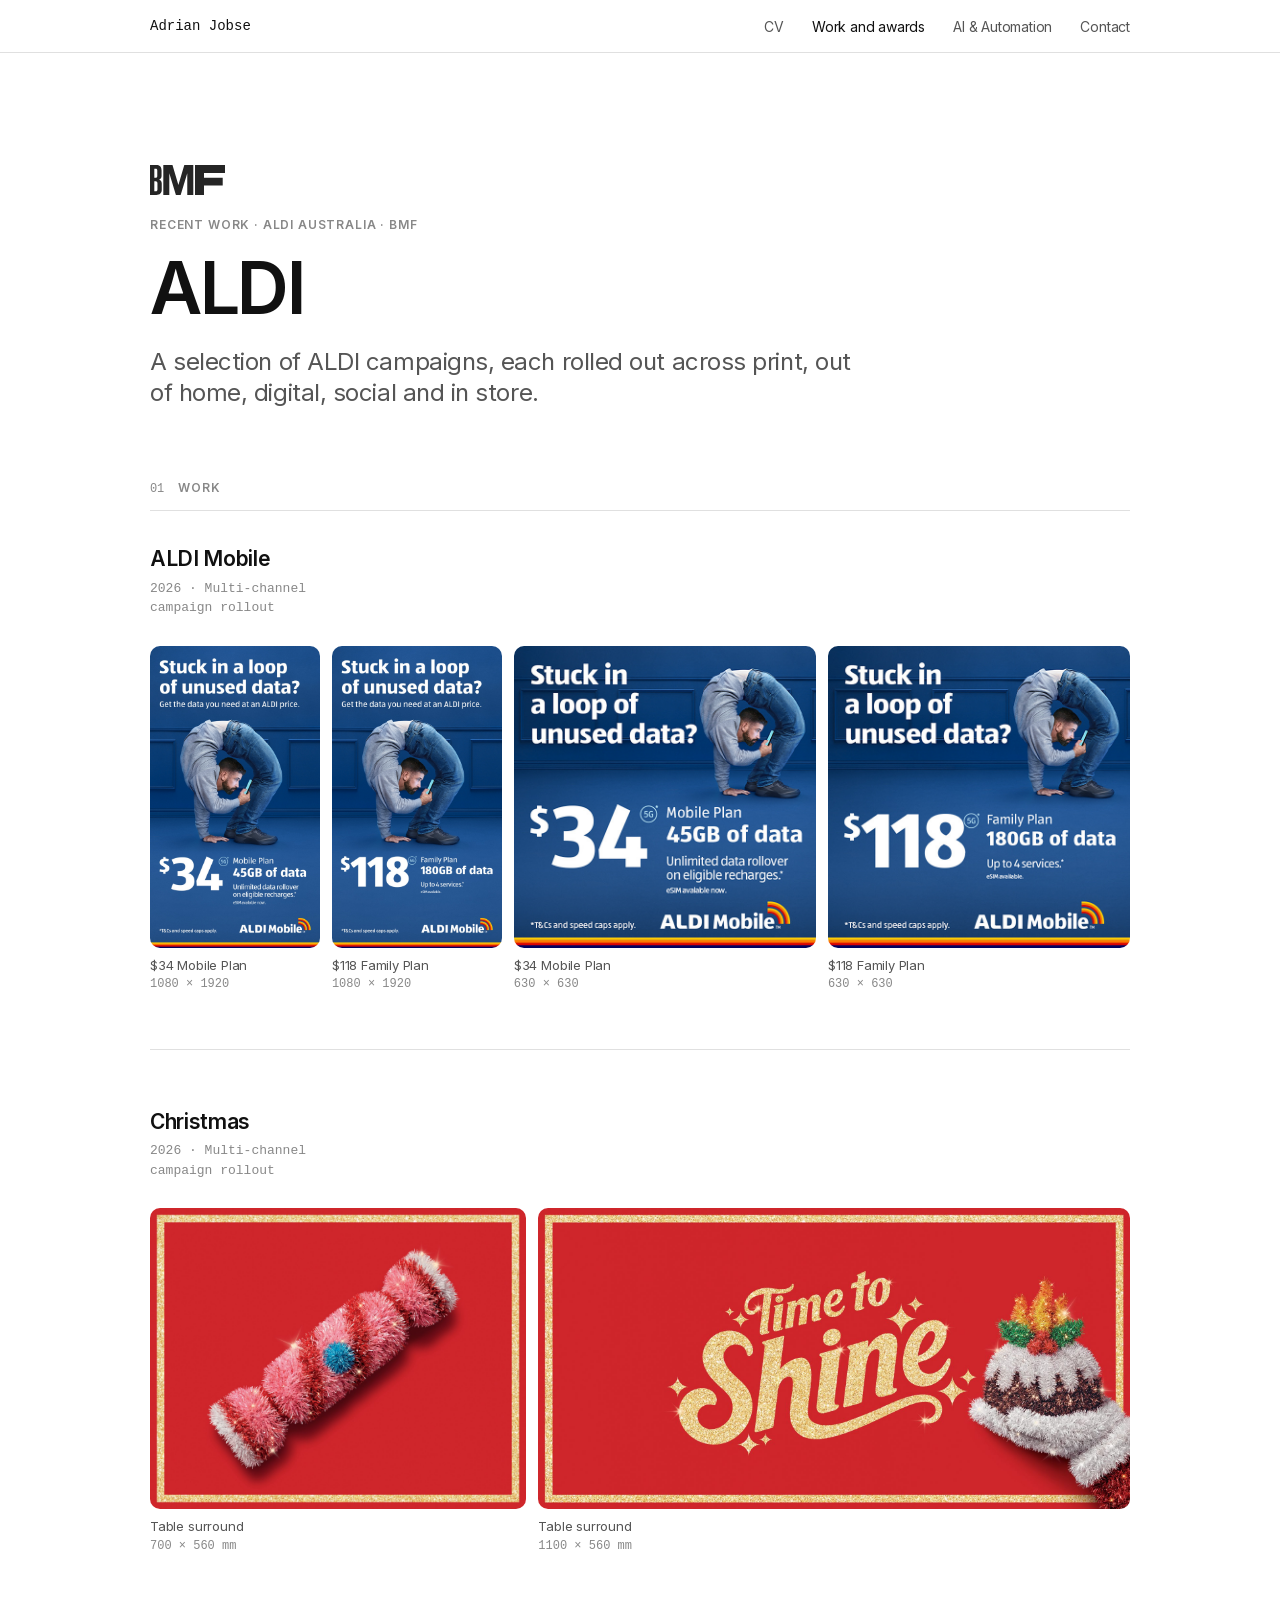
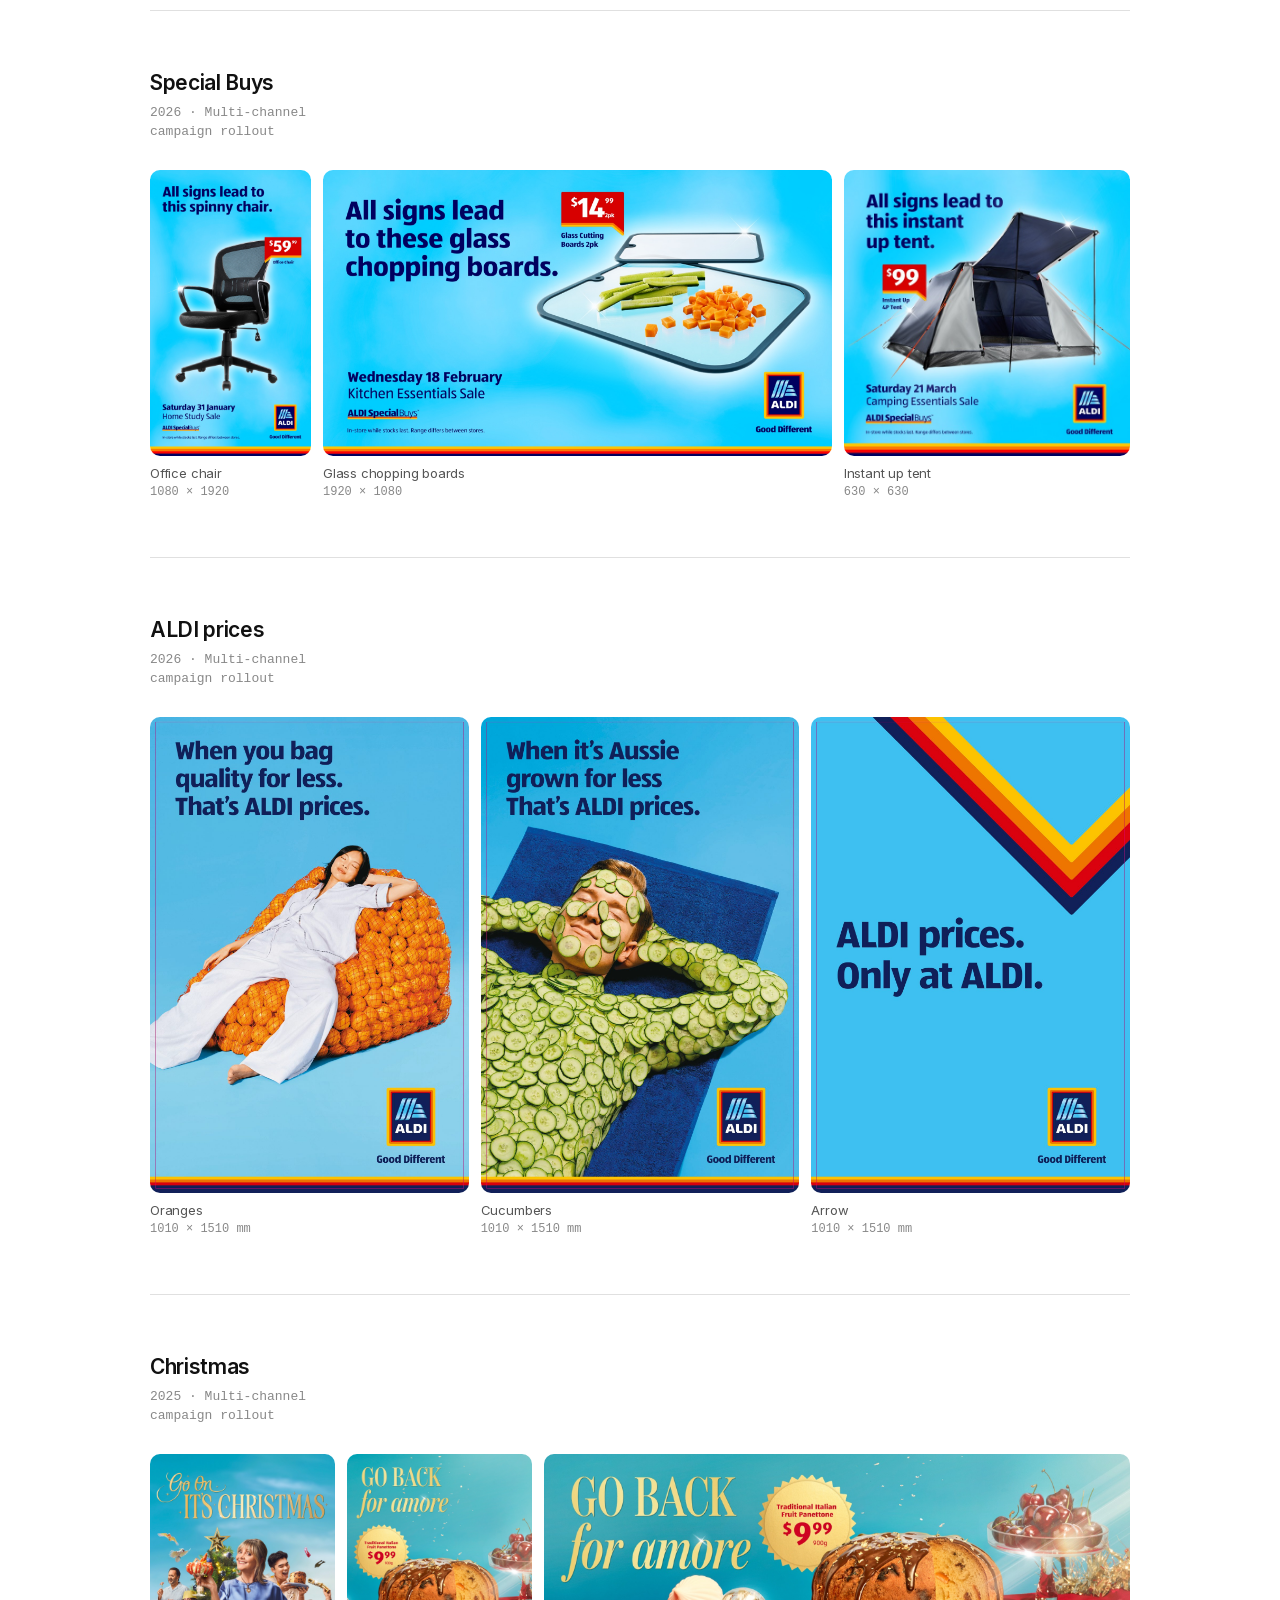
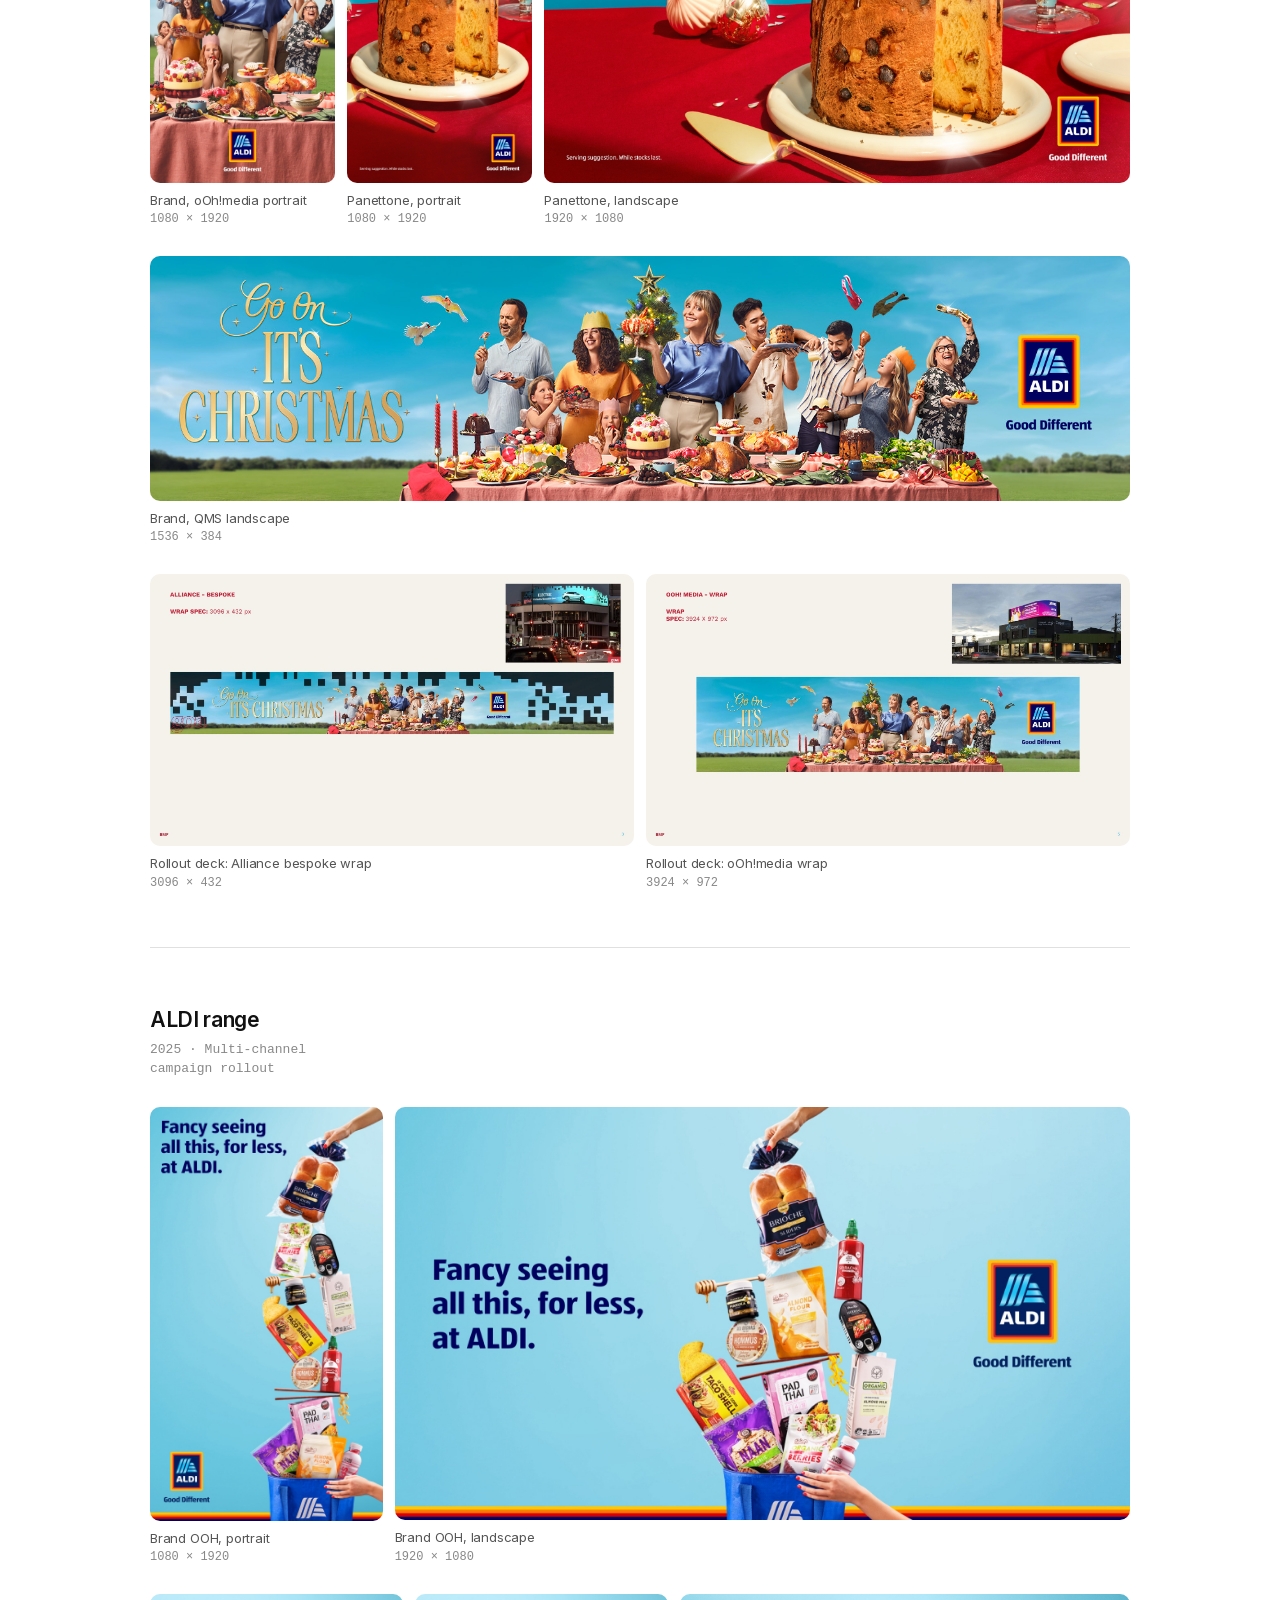
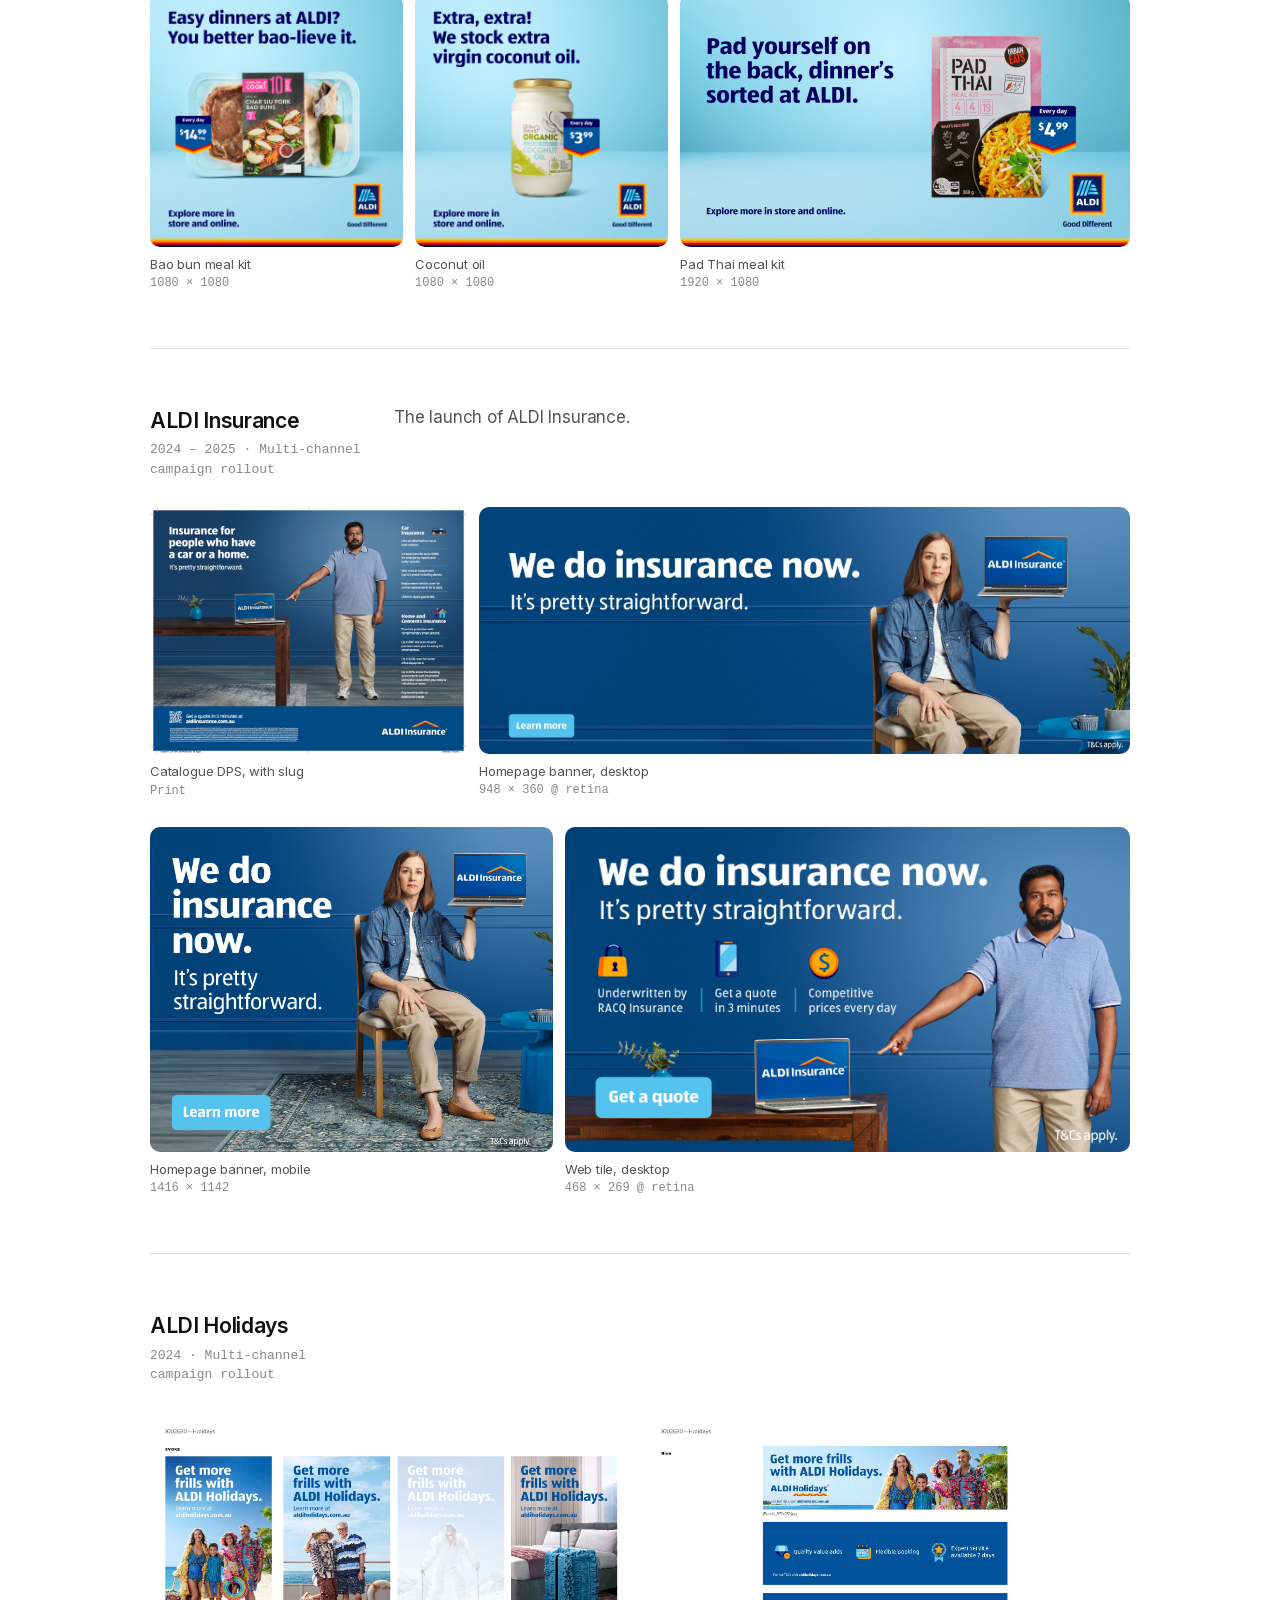
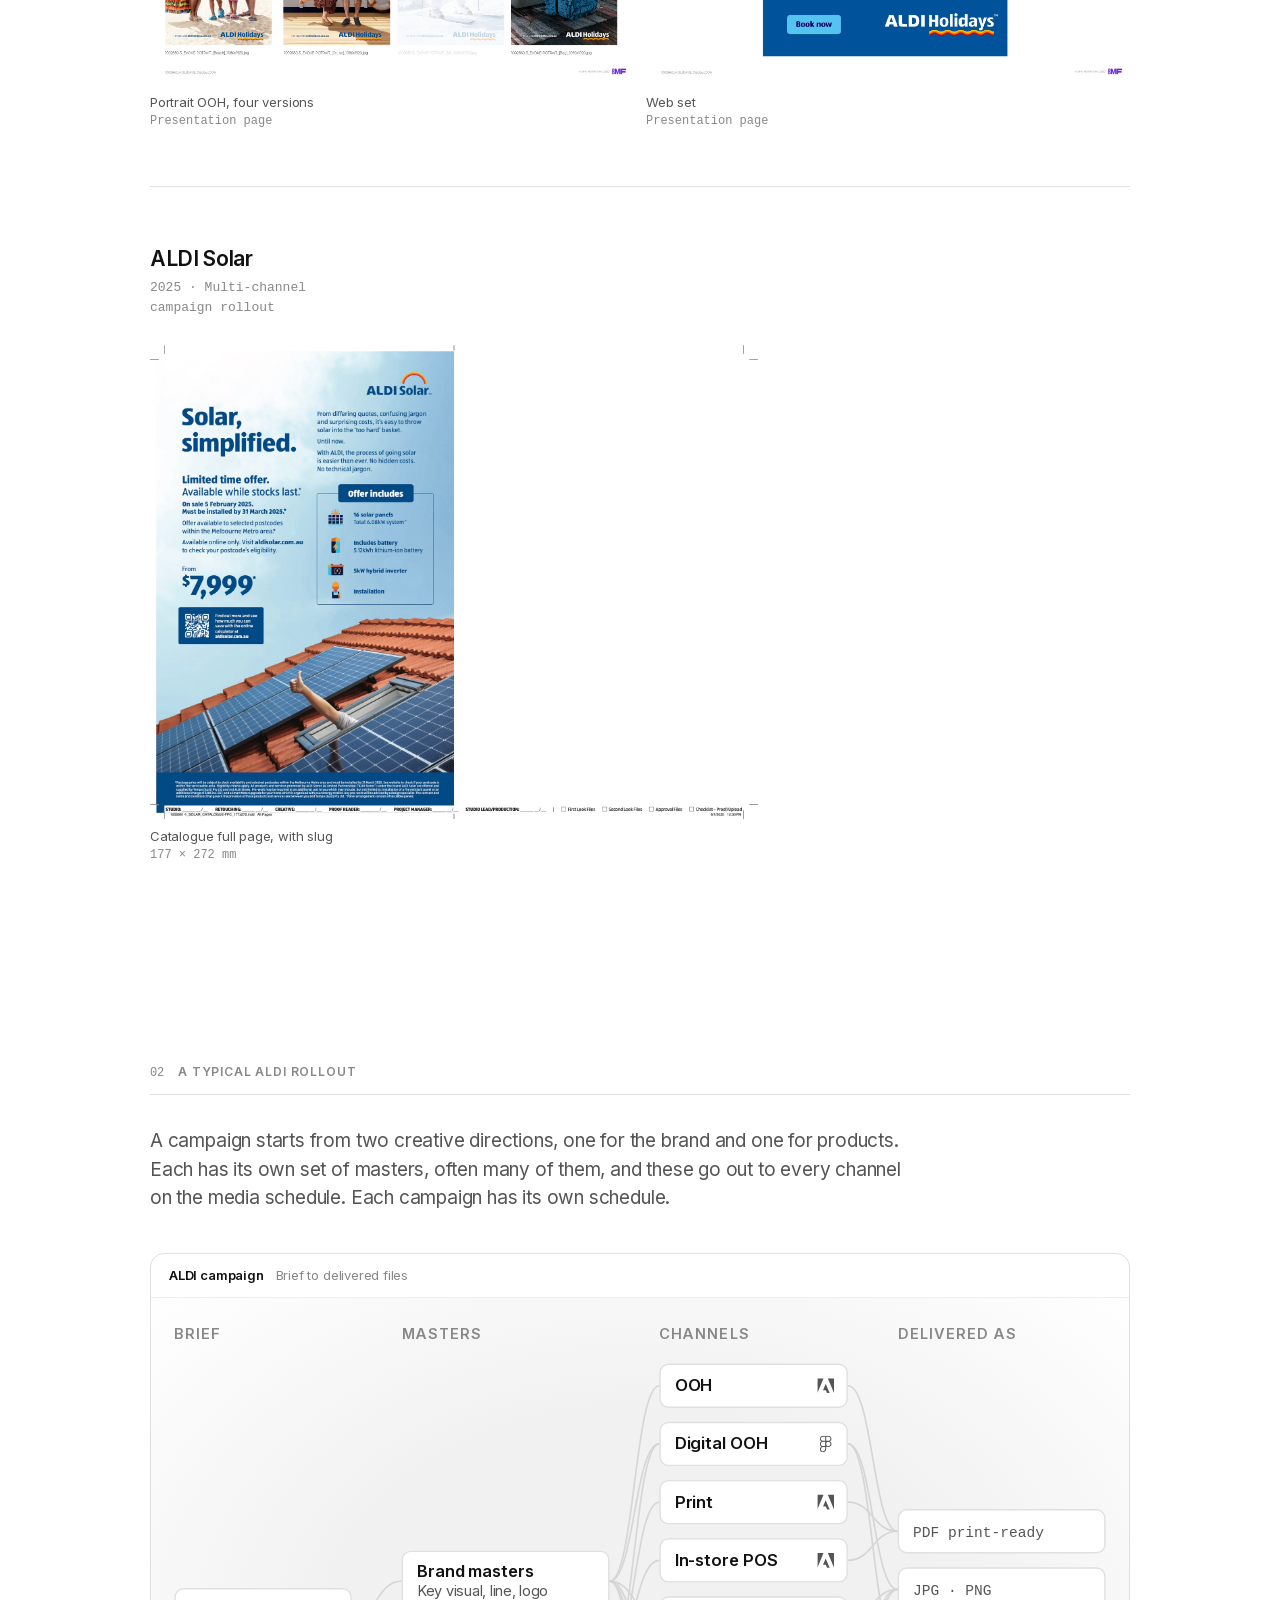
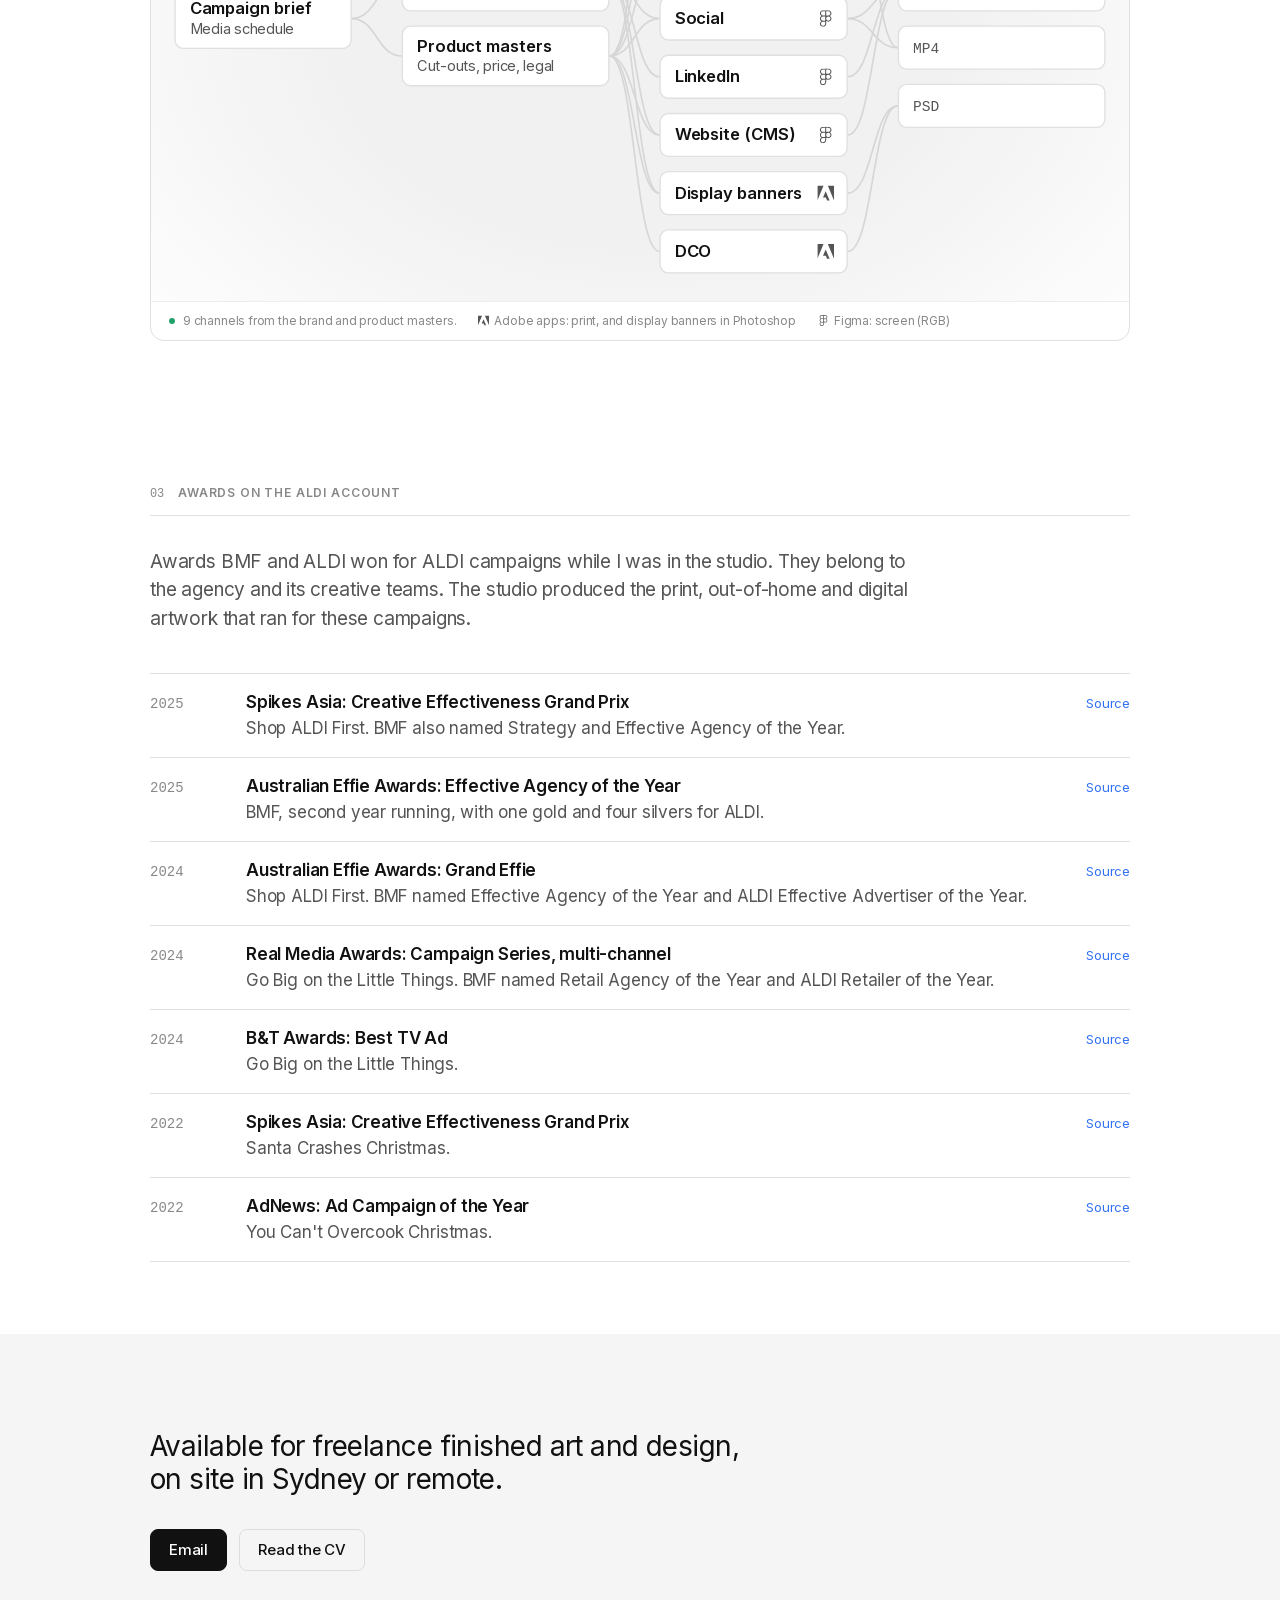
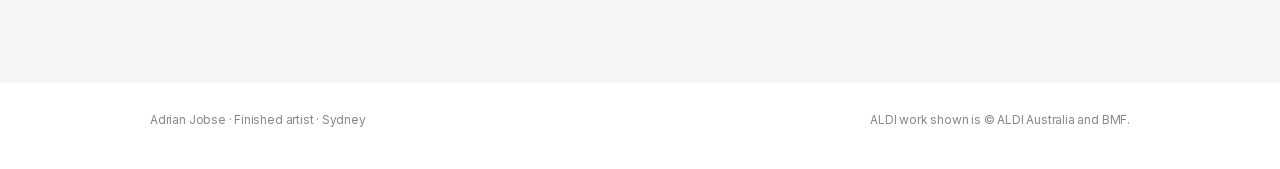
<file: work.html>
<!DOCTYPE html>
<html lang="en-AU">
<head>
  <meta charset="utf-8">
  <meta name="viewport" content="width=device-width, initial-scale=1">
  <title>Work and awards · Adrian Jobse</title>
  <meta name="description" content="ALDI Australia campaigns from the BMF studio, 2024 to 2026, and the awards BMF and ALDI won for the account.">
  <meta property="og:title" content="Work and awards · Adrian Jobse">
  <meta property="og:description" content="ALDI Australia campaigns from the BMF studio, 2024 to 2026, and the awards BMF and ALDI won for the account.">
  <meta property="og:type" content="website">
  <meta property="og:site_name" content="Adrian Jobse">
  <meta property="og:url" content="https://arjobse82.github.io/cv-adrian-jobse/work.html">
  <meta property="og:image" content="https://arjobse82.github.io/cv-adrian-jobse/assets/icon-512.png">
  <meta property="og:image:width" content="512">
  <meta property="og:image:height" content="512">
  <meta name="twitter:card" content="summary">
  <link rel="icon" href="assets/favicon.svg" type="image/svg+xml">
  <link rel="icon" href="assets/favicon-32.png" type="image/png" sizes="32x32">
  <link rel="apple-touch-icon" href="apple-touch-icon.png">
  <link rel="preload" href="assets/fonts/inter-latin.woff2" as="font" type="font/woff2" crossorigin>
  <link rel="stylesheet" href="assets/site.css?v=16">
</head>
<body>

<header class="nav">
  <div class="wrap">
    <a class="nav-name" href="./">Adrian Jobse</a>
    <nav class="nav-links" aria-label="Pages">
      <a href="./">CV</a>
      <a href="work.html" aria-current="page">Work and awards</a>
      <a href="ai-automation.html">AI &amp; Automation</a>
      <a href="./#contact">Contact</a>
    </nav>
  </div>
</header>

<main>

  <section class="hero">
    <div class="wrap">
      <img class="org-logo org-logo-hero" src="assets/logos/bmf.svg" alt="BMF" height="30">
      <p class="label">Recent work · ALDI Australia · BMF</p>
      <h1 class="t-hero">ALDI</h1>
      <p class="t-sub">A selection of ALDI campaigns, each rolled out across print, out of home, digital, social and in store.</p>
    </div>
  </section>

  <section class="section" id="work" style="padding-top: 0">
    <div class="wrap">
      <div class="section-head"><span class="section-index">01</span><h2 class="label">Work</h2></div>

      <article class="campaign">
        <div class="campaign-head">
          <div><h2>ALDI Mobile</h2><p class="when">2026 · Multi-channel campaign rollout</p></div>
        </div>
        <div class="gallery">
          <div class="gallery-row">
            <figure class="piece pair" style="--ar: 0.5625"><a href="assets/work/mobile-34-portrait.jpg"><img src="assets/work/mobile-34-portrait.jpg" width="1012" height="1800" loading="lazy" alt="ALDI Mobile portrait ad: Stuck in a loop of unused data? $34 Mobile Plan, 45GB of data."></a><figcaption>$34 Mobile Plan<span class="mono">1080 × 1920</span></figcaption></figure>
            <figure class="piece pair" style="--ar: 0.5625"><a href="assets/work/mobile-118-portrait.jpg"><img src="assets/work/mobile-118-portrait.jpg" width="1012" height="1800" loading="lazy" alt="ALDI Mobile portrait ad: Stuck in a loop of unused data? $118 Family Plan, 180GB of data."></a><figcaption>$118 Family Plan<span class="mono">1080 × 1920</span></figcaption></figure>
            <figure class="piece pair" style="--ar: 1"><a href="assets/work/mobile-34-square.jpg"><img src="assets/work/mobile-34-square.jpg" width="630" height="630" loading="lazy" alt="ALDI Mobile square ad: $34 Mobile Plan, 45GB of data."></a><figcaption>$34 Mobile Plan<span class="mono">630 × 630</span></figcaption></figure>
            <figure class="piece pair" style="--ar: 1"><a href="assets/work/mobile-118-square.jpg"><img src="assets/work/mobile-118-square.jpg" width="630" height="630" loading="lazy" alt="ALDI Mobile square ad: $118 Family Plan, 180GB of data."></a><figcaption>$118 Family Plan<span class="mono">630 × 630</span></figcaption></figure>
          </div>
        </div>
      </article>

      <article class="campaign">
        <div class="campaign-head">
          <div><h2>Christmas</h2><p class="when">2026 · Multi-channel campaign rollout</p></div>
        </div>
        <div class="gallery">
          <div class="gallery-row">
            <figure class="piece" style="--ar: 1.25"><a href="assets/work/christmas26-table-700.jpg"><img src="assets/work/christmas26-table-700.jpg" width="1800" height="1440" loading="lazy" alt="ALDI Christmas table surround: a tinsel bon-bon on red with a gold glitter border."></a><figcaption>Table surround<span class="mono">700 × 560 mm</span></figcaption></figure>
            <figure class="piece" style="--ar: 1.965"><a href="assets/work/christmas26-table-1100.jpg"><img src="assets/work/christmas26-table-1100.jpg" width="1800" height="916" loading="lazy" alt="ALDI Christmas table surround: Time to Shine in gold glitter script, with a tinsel Christmas pudding."></a><figcaption>Table surround<span class="mono">1100 × 560 mm</span></figcaption></figure>
          </div>
        </div>
      </article>

      <article class="campaign">
        <div class="campaign-head">
          <div><h2>Special Buys</h2><p class="when">2026 · Multi-channel campaign rollout</p></div>
        </div>
        <div class="gallery">
          <div class="gallery-row">
            <figure class="piece pair" style="--ar: 0.5625"><a href="assets/work/specialbuys-chair-portrait.jpg"><img src="assets/work/specialbuys-chair-portrait.jpg" width="1012" height="1800" loading="lazy" alt="ALDI Special Buys portrait ad: All signs lead to this spinny chair, $59.99 office chair, Home Study Sale."></a><figcaption>Office chair<span class="mono">1080 × 1920</span></figcaption></figure>
            <figure class="piece" style="--ar: 1.778"><a href="assets/work/specialbuys-boards-landscape.jpg"><img src="assets/work/specialbuys-boards-landscape.jpg" width="1800" height="1012" loading="lazy" alt="ALDI Special Buys landscape ad: All signs lead to these glass chopping boards, $14.99, Kitchen Essentials Sale."></a><figcaption>Glass chopping boards<span class="mono">1920 × 1080</span></figcaption></figure>
            <figure class="piece pair" style="--ar: 1"><a href="assets/work/specialbuys-tent-square.jpg"><img src="assets/work/specialbuys-tent-square.jpg" width="630" height="630" loading="lazy" alt="ALDI Special Buys square ad: All signs lead to this instant up tent, $99, Camping Essentials Sale."></a><figcaption>Instant up tent<span class="mono">630 × 630</span></figcaption></figure>
          </div>
        </div>
      </article>

      <article class="campaign">
        <div class="campaign-head">
          <div><h2>ALDI prices</h2><p class="when">2026 · Multi-channel campaign rollout</p></div>
        </div>
        <div class="gallery">
          <div class="gallery-row">
            <figure class="piece pair" style="--ar: 0.669"><a href="assets/work/prices-ooh-oranges.jpg"><img src="assets/work/prices-ooh-oranges.jpg" width="1204" height="1800" loading="lazy" alt="ALDI poster: When you bag quality for less. That's ALDI prices. A woman lounging on a beanbag of oranges."></a><figcaption>Oranges<span class="mono">1010 × 1510 mm</span></figcaption></figure>
            <figure class="piece pair" style="--ar: 0.669"><a href="assets/work/prices-ooh-cucumbers.jpg"><img src="assets/work/prices-ooh-cucumbers.jpg" width="1204" height="1800" loading="lazy" alt="ALDI poster: When it's Aussie grown for less. That's ALDI prices. A man covered in cucumber slices."></a><figcaption>Cucumbers<span class="mono">1010 × 1510 mm</span></figcaption></figure>
            <figure class="piece pair" style="--ar: 0.669"><a href="assets/work/prices-ooh-arrow.jpg"><img src="assets/work/prices-ooh-arrow.jpg" width="1204" height="1800" loading="lazy" alt="ALDI poster: ALDI prices. Only at ALDI. The ALDI stripes as a chevron."></a><figcaption>Arrow<span class="mono">1010 × 1510 mm</span></figcaption></figure>
          </div>
        </div>
      </article>

      <article class="campaign">
        <div class="campaign-head">
          <div><h2>Christmas</h2><p class="when">2025 · Multi-channel campaign rollout</p></div>
        </div>
        <div class="gallery">
          <div class="gallery-row">
            <figure class="piece pair" style="--ar: 0.5625"><a href="assets/work/christmas-ooh-portrait.jpg"><img src="assets/work/christmas-ooh-portrait.jpg" width="1012" height="1800" loading="lazy" alt="ALDI Christmas portrait ad: Go on, it's Christmas, a family around a laden Christmas table outdoors."></a><figcaption>Brand, oOh!media portrait<span class="mono">1080 × 1920</span></figcaption></figure>
            <figure class="piece pair" style="--ar: 0.5625"><a href="assets/work/christmas-panettone-portrait.jpg"><img src="assets/work/christmas-panettone-portrait.jpg" width="1012" height="1800" loading="lazy" alt="ALDI Christmas portrait ad: Go back for amore, Traditional Italian Fruit Panettone $9.99."></a><figcaption>Panettone, portrait<span class="mono">1080 × 1920</span></figcaption></figure>
            <figure class="piece" style="--ar: 1.778"><a href="assets/work/christmas-panettone-landscape.jpg"><img src="assets/work/christmas-panettone-landscape.jpg" width="1800" height="1012" loading="lazy" alt="ALDI Christmas landscape ad: Go back for amore, Panettone $9.99 on a red tablecloth."></a><figcaption>Panettone, landscape<span class="mono">1920 × 1080</span></figcaption></figure>
          </div>
          <div class="gallery-row">
            <figure class="piece" style="--ar: 4"><a href="assets/work/christmas-qms-landscape.jpg"><img src="assets/work/christmas-qms-landscape.jpg" width="1536" height="384" loading="lazy" alt="ALDI Christmas QMS landscape strip: Go on, it's Christmas, the group shot cropped to a 4:1 panel."></a><figcaption>Brand, QMS landscape<span class="mono">1536 × 384</span></figcaption></figure>
          </div>
          <div class="gallery-row">
            <figure class="piece" style="--ar: 1.777"><a href="assets/work/christmas-deck-alliance-wrap.jpg"><img src="assets/work/christmas-deck-alliance-wrap.jpg" width="1800" height="1013" loading="lazy" alt="Rollout deck page: Alliance bespoke wrap, 3096 × 432 px, with a photo of the site."></a><figcaption>Rollout deck: Alliance bespoke wrap<span class="mono">3096 × 432</span></figcaption></figure>
            <figure class="piece" style="--ar: 1.777"><a href="assets/work/christmas-deck-oohmedia-wrap.jpg"><img src="assets/work/christmas-deck-oohmedia-wrap.jpg" width="1800" height="1013" loading="lazy" alt="Rollout deck page: oOh!media wrap, 3924 × 972 px, with a photo of the site."></a><figcaption>Rollout deck: oOh!media wrap<span class="mono">3924 × 972</span></figcaption></figure>
          </div>
        </div>
      </article>

      <article class="campaign">
        <div class="campaign-head">
          <div><h2>ALDI range</h2><p class="when">2025 · Multi-channel campaign rollout</p></div>
        </div>
        <div class="gallery">
          <div class="gallery-row">
            <figure class="piece pair" style="--ar: 0.5625"><a href="assets/work/range-ooh-portrait.jpg"><img src="assets/work/range-ooh-portrait.jpg" width="1012" height="1800" loading="lazy" alt="ALDI range portrait ad: Fancy seeing all this, for less, at ALDI, a tall stack of ALDI products rising from a shopping basket."></a><figcaption>Brand OOH, portrait<span class="mono">1080 × 1920</span></figcaption></figure>
            <figure class="piece" style="--ar: 1.778"><a href="assets/work/range-ooh-landscape.jpg"><img src="assets/work/range-ooh-landscape.jpg" width="1800" height="1012" loading="lazy" alt="ALDI range landscape ad: Fancy seeing all this, for less, at ALDI, the product stack laid out for landscape."></a><figcaption>Brand OOH, landscape<span class="mono">1920 × 1080</span></figcaption></figure>
          </div>
          <div class="gallery-row">
            <figure class="piece pair" style="--ar: 1"><a href="assets/work/range-social-bao.jpg"><img src="assets/work/range-social-bao.jpg" width="1080" height="1080" loading="lazy" alt="ALDI social post: Easy dinners at ALDI? You better bao-lieve it, Char Siu Pork Bao Buns $14.99."></a><figcaption>Bao bun meal kit<span class="mono">1080 × 1080</span></figcaption></figure>
            <figure class="piece pair" style="--ar: 1"><a href="assets/work/range-social-coconut-oil.jpg"><img src="assets/work/range-social-coconut-oil.jpg" width="1080" height="1080" loading="lazy" alt="ALDI social post for organic extra virgin coconut oil with the everyday price device."></a><figcaption>Coconut oil<span class="mono">1080 × 1080</span></figcaption></figure>
            <figure class="piece" style="--ar: 1.778"><a href="assets/work/range-retail-pad-thai.jpg"><img src="assets/work/range-retail-pad-thai.jpg" width="1800" height="1012" loading="lazy" alt="ALDI landscape ad: Pad yourself on the back, dinner's sorted at ALDI, Pad Thai meal kit $4.99."></a><figcaption>Pad Thai meal kit<span class="mono">1920 × 1080</span></figcaption></figure>
          </div>
        </div>
      </article>

      <article class="campaign">
        <div class="campaign-head">
          <div><h2>ALDI Insurance</h2><p class="when">2024 – 2025 · Multi-channel campaign rollout</p></div>
          <p>The launch of ALDI Insurance.</p>
        </div>
        <div class="gallery">
          <div class="gallery-row">
            <figure class="piece" style="--ar: 1.283"><a href="assets/work/insurance-catalogue-dps.jpg"><img src="assets/work/insurance-catalogue-dps.jpg" width="1800" height="1403" loading="lazy" alt="ALDI Insurance catalogue spread: Insurance for people who have a car or a home, with car and home cover details."></a><figcaption>Catalogue DPS, with slug<span class="mono">Print</span></figcaption></figure>
            <figure class="piece" style="--ar: 2.635"><a href="assets/work/insurance-banner-desktop.jpg"><img src="assets/work/insurance-banner-desktop.jpg" width="1800" height="683" loading="lazy" alt="ALDI Insurance homepage banner: We do insurance now. It's pretty straightforward."></a><figcaption>Homepage banner, desktop<span class="mono">948 × 360 @ retina</span></figcaption></figure>
          </div>
          <div class="gallery-row">
            <figure class="piece" style="--ar: 1.24"><a href="assets/work/insurance-banner-mobile.jpg"><img src="assets/work/insurance-banner-mobile.jpg" width="1416" height="1142" loading="lazy" alt="ALDI Insurance mobile banner: We do insurance now, with Learn more button."></a><figcaption>Homepage banner, mobile<span class="mono">1416 × 1142</span></figcaption></figure>
            <figure class="piece" style="--ar: 1.74"><a href="assets/work/insurance-tile-desktop.jpg"><img src="assets/work/insurance-tile-desktop.jpg" width="1300" height="747" loading="lazy" alt="ALDI Insurance web tile: We do insurance now, with three benefits and a Get a quote button."></a><figcaption>Web tile, desktop<span class="mono">468 × 269 @ retina</span></figcaption></figure>
          </div>
        </div>
      </article>

      <article class="campaign">
        <div class="campaign-head">
          <div><h2>ALDI Holidays</h2><p class="when">2024 · Multi-channel campaign rollout</p></div>
        </div>
        <div class="gallery">
          <div class="gallery-row">
            <figure class="piece" style="--ar: 1.777"><a href="assets/work/holidays-ooh-set.jpg"><img src="assets/work/holidays-ooh-set.jpg" width="1800" height="1013" loading="lazy" alt="Presentation page showing four ALDI Holidays portrait OOH versions: Get more frills with ALDI Holidays."></a><figcaption>Portrait OOH, four versions<span class="mono">Presentation page</span></figcaption></figure>
            <figure class="piece" style="--ar: 1.777"><a href="assets/work/holidays-web-set.jpg"><img src="assets/work/holidays-web-set.jpg" width="1800" height="1013" loading="lazy" alt="Presentation page showing ALDI Holidays web banners: Get more frills, benefits strip and Book now."></a><figcaption>Web set<span class="mono">Presentation page</span></figcaption></figure>
          </div>
        </div>
      </article>

      <article class="campaign">
        <div class="campaign-head">
          <div><h2>ALDI Solar</h2><p class="when">2025 · Multi-channel campaign rollout</p></div>
        </div>
        <div class="gallery">
          <div class="gallery-row narrow">
            <figure class="piece" style="--ar: 1.283"><a href="assets/work/solar-catalogue-page.jpg"><img src="assets/work/solar-catalogue-page.jpg" width="1800" height="1403" loading="lazy" alt="ALDI Solar catalogue page: Solar, simplified, from $7,999, with offer panel and solar panels on a tiled roof."></a><figcaption>Catalogue full page, with slug<span class="mono">177 × 272 mm</span></figcaption></figure>
          </div>
        </div>
      </article>

    </div>
  </section>

  <section class="section" id="rollout">
    <div class="wrap">
      <div class="section-head"><span class="section-index">02</span><h2 class="label">A typical ALDI rollout</h2></div>
      <p class="lead">A campaign starts from two creative directions, one for the brand and one for products. Each has its own set of masters, often many of them, and these go out to every channel on the media schedule. Each campaign has its own schedule.</p>
      <figure class="flow">
        <div class="flow-bar"><span class="flow-name">ALDI campaign</span><span class="flow-sub">Brief to delivered files</span></div>
        <div class="flow-view">
<!-- rollout:start -->
<svg class="flow-graph" viewBox="-1 0 674 399" role="img" aria-label="A typical ALDI rollout: the brief, the brand and product masters, nine channels and what each one is delivered as.">
<defs><symbol id="mk-adobe" viewBox="0 0 24 24"><path d="M13.966 22.624l-1.69-4.281H8.122l3.892-9.144 5.662 13.425zM8.884 1.376H0v21.248zm15.116 0h-8.884L24 22.624Z"/></symbol><symbol id="mk-figma" viewBox="0 0 24 24"><path d="M15.852 8.981h-4.588V0h4.588c2.476 0 4.49 2.014 4.49 4.49s-2.014 4.491-4.49 4.491zM12.735 7.51h3.117c1.665 0 3.019-1.355 3.019-3.019s-1.355-3.019-3.019-3.019h-3.117V7.51zm0 1.471H8.148c-2.476 0-4.49-2.014-4.49-4.49S5.672 0 8.148 0h4.588v8.981zm-4.587-7.51c-1.665 0-3.019 1.355-3.019 3.019s1.354 3.02 3.019 3.02h3.117V1.471H8.148zm4.587 15.019H8.148c-2.476 0-4.49-2.014-4.49-4.49s2.014-4.49 4.49-4.49h4.588v8.98zM8.148 8.981c-1.665 0-3.019 1.355-3.019 3.019s1.355 3.019 3.019 3.019h3.117V8.981H8.148zM8.172 24c-2.489 0-4.515-2.014-4.515-4.49s2.014-4.49 4.49-4.49h4.588v4.441c0 2.503-2.047 4.539-4.563 4.539zm-.024-7.51a3.023 3.023 0 0 0-3.019 3.019c0 1.665 1.365 3.019 3.044 3.019 1.705 0 3.093-1.376 3.093-3.068v-2.97H8.148zm7.704 0h-.098c-2.476 0-4.49-2.014-4.49-4.49s2.014-4.49 4.49-4.49h.098c2.476 0 4.49 2.014 4.49 4.49s-2.014 4.49-4.49 4.49zm-.097-7.509c-1.665 0-3.019 1.355-3.019 3.019s1.355 3.019 3.019 3.019h.098c1.665 0 3.019-1.355 3.019-3.019s-1.355-3.019-3.019-3.019h-.098z"/></symbol></defs>
<text class="fl-title" x="0" y="12">BRIEF</text>
<text class="fl-title" x="164" y="12">MASTERS</text>
<text class="fl-title" x="350" y="12">CHANNELS</text>
<text class="fl-title" x="522" y="12">DELIVERED AS</text>
<path class="fe" d="M128.0 214.0C146.0 214.0 146.0 187.0 164.0 187.0"/>
<path class="fe" d="M128.0 214.0C146.0 214.0 146.0 241.0 164.0 241.0"/>
<path class="fe" d="M314.0 187.0C332.0 187.0 332.0 46.0 350.0 46.0"/>
<path class="fe" d="M314.0 187.0C332.0 187.0 332.0 88.0 350.0 88.0"/>
<path class="fe" d="M314.0 187.0C332.0 187.0 332.0 214.0 350.0 214.0"/>
<path class="fe" d="M314.0 187.0C332.0 187.0 332.0 256.0 350.0 256.0"/>
<path class="fe" d="M314.0 187.0C332.0 187.0 332.0 298.0 350.0 298.0"/>
<path class="fe" d="M314.0 187.0C332.0 187.0 332.0 340.0 350.0 340.0"/>
<path class="fe" d="M314.0 241.0C332.0 241.0 332.0 88.0 350.0 88.0"/>
<path class="fe" d="M314.0 241.0C332.0 241.0 332.0 130.0 350.0 130.0"/>
<path class="fe" d="M314.0 241.0C332.0 241.0 332.0 172.0 350.0 172.0"/>
<path class="fe" d="M314.0 241.0C332.0 241.0 332.0 214.0 350.0 214.0"/>
<path class="fe" d="M314.0 241.0C332.0 241.0 332.0 298.0 350.0 298.0"/>
<path class="fe" d="M314.0 241.0C332.0 241.0 332.0 340.0 350.0 340.0"/>
<path class="fe" d="M314.0 241.0C332.0 241.0 332.0 382.0 350.0 382.0"/>
<path class="fe" d="M486.0 46.0C504.0 46.0 504.0 151.0 522.0 151.0"/>
<path class="fe" d="M486.0 130.0C504.0 130.0 504.0 151.0 522.0 151.0"/>
<path class="fe" d="M486.0 172.0C504.0 172.0 504.0 151.0 522.0 151.0"/>
<path class="fe" d="M486.0 88.0C504.0 88.0 504.0 193.0 522.0 193.0"/>
<path class="fe" d="M486.0 88.0C504.0 88.0 504.0 235.0 522.0 235.0"/>
<path class="fe" d="M486.0 214.0C504.0 214.0 504.0 193.0 522.0 193.0"/>
<path class="fe" d="M486.0 214.0C504.0 214.0 504.0 235.0 522.0 235.0"/>
<path class="fe" d="M486.0 256.0C504.0 256.0 504.0 193.0 522.0 193.0"/>
<path class="fe" d="M486.0 298.0C504.0 298.0 504.0 193.0 522.0 193.0"/>
<path class="fe" d="M486.0 340.0C504.0 340.0 504.0 277.0 522.0 277.0"/>
<path class="fe" d="M486.0 382.0C504.0 382.0 504.0 277.0 522.0 277.0"/>
<g class="fn" transform="translate(0 192.0)">
<rect class="fn-box" x="0.5" y="0.5" width="127" height="43" rx="6"/>
<text class="fn-label" x="11" y="19">Campaign brief</text>
<text class="fn-sub" x="11" y="33">Media schedule</text>
</g>
<g class="fn" transform="translate(164 165.0)">
<rect class="fn-box" x="0.5" y="0.5" width="149" height="43" rx="6"/>
<text class="fn-label" x="11" y="19">Brand masters</text>
<text class="fn-sub" x="11" y="33">Key visual, line, logo</text>
</g>
<g class="fn" transform="translate(164 219.0)">
<rect class="fn-box" x="0.5" y="0.5" width="149" height="43" rx="6"/>
<text class="fn-label" x="11" y="19">Product masters</text>
<text class="fn-sub" x="11" y="33">Cut-outs, price, legal</text>
</g>
<g class="fn" transform="translate(350 30.0)">
<rect class="fn-box" x="0.5" y="0.5" width="135" height="31" rx="6"/>
<text class="fn-label" x="11" y="20.0">OOH</text>
<use class="fn-app" href="#mk-adobe" x="114" y="10.0" width="12" height="12"><title>Print, made in Adobe apps</title></use>
</g>
<g class="fn" transform="translate(350 72.0)">
<rect class="fn-box" x="0.5" y="0.5" width="135" height="31" rx="6"/>
<text class="fn-label" x="11" y="20.0">Digital OOH</text>
<use class="fn-app" href="#mk-figma" x="114" y="10.0" width="12" height="12"><title>Screen (RGB), made in Figma</title></use>
</g>
<g class="fn" transform="translate(350 114.0)">
<rect class="fn-box" x="0.5" y="0.5" width="135" height="31" rx="6"/>
<text class="fn-label" x="11" y="20.0">Print</text>
<use class="fn-app" href="#mk-adobe" x="114" y="10.0" width="12" height="12"><title>Print, made in Adobe apps</title></use>
</g>
<g class="fn" transform="translate(350 156.0)">
<rect class="fn-box" x="0.5" y="0.5" width="135" height="31" rx="6"/>
<text class="fn-label" x="11" y="20.0">In-store POS</text>
<use class="fn-app" href="#mk-adobe" x="114" y="10.0" width="12" height="12"><title>Print, made in Adobe apps</title></use>
</g>
<g class="fn" transform="translate(350 198.0)">
<rect class="fn-box" x="0.5" y="0.5" width="135" height="31" rx="6"/>
<text class="fn-label" x="11" y="20.0">Social</text>
<use class="fn-app" href="#mk-figma" x="114" y="10.0" width="12" height="12"><title>Screen (RGB), made in Figma</title></use>
</g>
<g class="fn" transform="translate(350 240.0)">
<rect class="fn-box" x="0.5" y="0.5" width="135" height="31" rx="6"/>
<text class="fn-label" x="11" y="20.0">LinkedIn</text>
<use class="fn-app" href="#mk-figma" x="114" y="10.0" width="12" height="12"><title>Screen (RGB), made in Figma</title></use>
</g>
<g class="fn" transform="translate(350 282.0)">
<rect class="fn-box" x="0.5" y="0.5" width="135" height="31" rx="6"/>
<text class="fn-label" x="11" y="20.0">Website (CMS)</text>
<use class="fn-app" href="#mk-figma" x="114" y="10.0" width="12" height="12"><title>Screen (RGB), made in Figma</title></use>
</g>
<g class="fn" transform="translate(350 324.0)">
<rect class="fn-box" x="0.5" y="0.5" width="135" height="31" rx="6"/>
<text class="fn-label" x="11" y="20.0">Display banners</text>
<use class="fn-app" href="#mk-adobe" x="114" y="10.0" width="12" height="12"><title>Print, made in Adobe apps</title></use>
</g>
<g class="fn" transform="translate(350 366.0)">
<rect class="fn-box" x="0.5" y="0.5" width="135" height="31" rx="6"/>
<text class="fn-label" x="11" y="20.0">DCO</text>
<use class="fn-app" href="#mk-adobe" x="114" y="10.0" width="12" height="12"><title>Print, made in Adobe apps</title></use>
</g>
<g class="fn" transform="translate(522 135.0)">
<rect class="fn-box" x="0.5" y="0.5" width="149" height="31" rx="6"/>
<text class="fn-label fn-mono" x="11" y="20.0">PDF print-ready</text>
</g>
<g class="fn" transform="translate(522 177.0)">
<rect class="fn-box" x="0.5" y="0.5" width="149" height="31" rx="6"/>
<text class="fn-label fn-mono" x="11" y="20.0">JPG · PNG</text>
</g>
<g class="fn" transform="translate(522 219.0)">
<rect class="fn-box" x="0.5" y="0.5" width="149" height="31" rx="6"/>
<text class="fn-label fn-mono" x="11" y="20.0">MP4</text>
</g>
<g class="fn" transform="translate(522 261.0)">
<rect class="fn-box" x="0.5" y="0.5" width="149" height="31" rx="6"/>
<text class="fn-label fn-mono" x="11" y="20.0">PSD</text>
</g>
</svg>
<!-- rollout:end -->
        </div>
        <figcaption class="flow-summary"><span class="status-dot" aria-hidden="true"></span>9 channels from the brand and product masters.<span class="flow-key"><svg viewBox="0 0 24 24" aria-hidden="true"><use href="#mk-adobe"/></svg>Adobe apps: print, and display banners in Photoshop</span><span class="flow-key"><svg viewBox="0 0 24 24" aria-hidden="true"><use href="#mk-figma"/></svg>Figma: screen (RGB)</span></figcaption>
      </figure>
    </div>
  </section>

  <section class="section" id="awards">
    <div class="wrap">
      <div class="section-head"><span class="section-index">03</span><h2 class="label">Awards on the ALDI account</h2></div>
      <p class="lead">Awards BMF and ALDI won for ALDI campaigns while I was in the studio. They belong to the agency and its creative teams. The studio produced the print, out-of-home and digital artwork that ran for these campaigns.</p>
      <ul class="awards">
        <li>
          <span class="year">2025</span>
          <span class="what">Spikes Asia: Creative Effectiveness Grand Prix<span class="detail">Shop ALDI First. BMF also named Strategy and Effective Agency of the Year.</span></span>
          <a class="src" href="https://bmf.com.au/news/spikes-asia-2025-bmf-wins">Source</a>
        </li>
        <li>
          <span class="year">2025</span>
          <span class="what">Australian Effie Awards: Effective Agency of the Year<span class="detail">BMF, second year running, with one gold and four silvers for ALDI.</span></span>
          <a class="src" href="https://bmf.com.au/news/bmf-wins-most-effective-agency-of-the-year">Source</a>
        </li>
        <li>
          <span class="year">2024</span>
          <span class="what">Australian Effie Awards: Grand Effie<span class="detail">Shop ALDI First. BMF named Effective Agency of the Year and ALDI Effective Advertiser of the Year.</span></span>
          <a class="src" href="https://bmf.com.au/news/bmf-effective-agency-of-the-year-2024">Source</a>
        </li>
        <li>
          <span class="year">2024</span>
          <span class="what">Real Media Awards: Campaign Series, multi-channel<span class="detail">Go Big on the Little Things. BMF named Retail Agency of the Year and ALDI Retailer of the Year.</span></span>
          <a class="src" href="https://bmf.com.au/news/rma-wins-2024">Source</a>
        </li>
        <li>
          <span class="year">2024</span>
          <span class="what">B&amp;T Awards: Best TV Ad<span class="detail">Go Big on the Little Things.</span></span>
          <a class="src" href="https://www.bandt.com.au/ill-never-look-at-a-potato-the-same-bmfs-award-winning-big-little-campaign-for-aldi/">Source</a>
        </li>
        <li>
          <span class="year">2022</span>
          <span class="what">Spikes Asia: Creative Effectiveness Grand Prix<span class="detail">Santa Crashes Christmas.</span></span>
          <a class="src" href="https://bmf.com.au/news/bmf-brings-home-two-spikes-asia-awards">Source</a>
        </li>
        <li>
          <span class="year">2022</span>
          <span class="what">AdNews: Ad Campaign of the Year<span class="detail">You Can't Overcook Christmas.</span></span>
          <a class="src" href="https://adnews.com.au/news/adnews-ad-campaign-of-the-year-2022">Source</a>
        </li>
      </ul>
    </div>
  </section>

  <section class="contact" id="contact">
    <div class="wrap">
      <p class="t-h">Available for freelance finished art and design, on site in Sydney or remote.</p>
      <div class="actions">
        <a class="button button-primary" href="mailto:adrianjobse@icloud.com">Email</a>
        <a class="button" href="./">Read the CV</a>
      </div>
    </div>
  </section>

</main>

<footer class="footer">
  <div class="wrap">
    <span>Adrian Jobse · Finished artist · Sydney</span>
    <span>ALDI work shown is © ALDI Australia and BMF.</span>
  </div>
</footer>

<dialog class="lightbox" aria-label="Enlarged artwork">
  <form method="dialog">
    <button aria-label="Close"></button>
    <img alt="">
    <p></p>
  </form>
</dialog>

<script>
  // Click a piece to see it large; click anywhere or press Esc to close.
  const box = document.querySelector(".lightbox");
  const big = box.querySelector("img");
  const caption = box.querySelector("p");
  document.querySelectorAll(".piece a").forEach((link) => {
    link.addEventListener("click", (event) => {
      if (event.metaKey || event.ctrlKey || event.shiftKey) return;
      event.preventDefault();
      const img = link.querySelector("img");
      big.src = link.href;
      big.alt = img.alt;
      caption.textContent = link.closest("figure").querySelector("figcaption").innerText.replace("\n", " · ");
      box.showModal();
    });
  });
</script>

</body>
</html>
</file>
<file: assets/site.css>
/* Adrian Jobse — CV and work.
   The Monochrome house style (Ad Agent), pared back: Inter, #111 ink on white, neutral greys,
   one signal blue for links and focus, uppercase section labels, mono numbers, hairlines. */

@font-face {
  font-family: "Inter";
  font-style: normal;
  font-weight: 100 900;
  font-display: swap;
  src: url("fonts/inter-latin.woff2") format("woff2");
}

:root {
  --font: Inter, -apple-system, BlinkMacSystemFont, "Helvetica Neue", Helvetica, Arial, sans-serif;
  --mono: ui-monospace, SFMono-Regular, "SF Mono", Menlo, Consolas, monospace;
  --ink: #111;
  --ink-2: #555;
  --ink-3: #888;
  --paper: #fff;
  --card: #f5f5f5;
  --rule: #e0e0e0;
  --signal: #3372f6;
  --ok: #22a06b;
  --w: 980px;
}

*, *::before, *::after { box-sizing: border-box; }
html { -webkit-text-size-adjust: 100%; text-size-adjust: 100%; scroll-behavior: smooth; }
@media (prefers-reduced-motion: reduce) { html { scroll-behavior: auto; } }
body {
  margin: 0;
  font-family: var(--font);
  font-size: 17px;
  line-height: 1.5;
  letter-spacing: -0.011em;
  color: var(--ink);
  background: var(--paper);
  -webkit-font-smoothing: antialiased;
  -moz-osx-font-smoothing: grayscale;
  font-feature-settings: "cv11";
}
h1, h2, h3, p, ul, ol, dl, dd, figure { margin: 0; }
h1, h2, h3 { font-weight: 600; }
ul, ol { padding: 0; list-style: none; }
img { display: block; max-width: 100%; height: auto; }
a { color: inherit; text-decoration: none; }
:focus-visible { outline: 2px solid var(--signal); outline-offset: 2px; border-radius: 4px; }
[id] { scroll-margin-top: 72px; }

.wrap { width: min(var(--w), 87.5%); margin-inline: auto; }

/* Nav ---------------------------------------------------------------------- */

.nav {
  position: sticky; top: 0; z-index: 10;
  background: rgba(255, 255, 255, 0.86);
  -webkit-backdrop-filter: saturate(180%) blur(16px);
  backdrop-filter: saturate(180%) blur(16px);
  border-bottom: 1px solid var(--rule);
}
.nav .wrap { display: flex; align-items: center; justify-content: space-between; height: 52px; }
.nav-name { font-family: var(--mono); font-size: 14px; letter-spacing: 0; }
.nav-links { display: flex; gap: 28px; font-size: 14px; color: var(--ink-2); }
.nav-links a:hover, .nav-links a[aria-current="page"] { color: var(--ink); }
@media (max-width: 640px) { .nav-links { gap: 16px; font-size: 13px; } }
/* Phones: four tabs and the name don't fit on one line, so the name drops out (each page's heading carries it). */
@media (max-width: 520px) { .nav-name { display: none; } .nav .wrap { justify-content: flex-start; } .nav-links { gap: 16px; } }

/* Type --------------------------------------------------------------------- */

.label { font-size: 12px; line-height: 1.33; font-weight: 600; letter-spacing: 0.07em; text-transform: uppercase; color: var(--ink-3); }
.t-hero { font-size: 72px; line-height: 1.04; letter-spacing: -0.034em; }
.t-sub { font-size: 24px; line-height: 1.3; font-weight: 400; letter-spacing: -0.019em; color: var(--ink-2); }
.t-h { font-size: 28px; line-height: 1.18; letter-spacing: -0.02em; }
.lead { font-size: 19px; line-height: 1.5; color: var(--ink-2); max-width: 40em; }
.mono { font-family: var(--mono); letter-spacing: 0; }
@media (max-width: 734px) {
  .t-hero { font-size: 44px; line-height: 1.06; }
  .t-sub { font-size: 20px; }
  .t-h { font-size: 23px; }
  .lead { font-size: 17px; }
}

a.link { color: var(--signal); }
a.link:hover { text-decoration: underline; }

/* Buttons and status ------------------------------------------------------- */

.actions { display: flex; flex-wrap: wrap; align-items: center; gap: 12px; margin-top: 32px; }
.button {
  display: inline-flex; align-items: center; justify-content: center;
  min-height: 42px; padding: 10px 18px;
  border: 1px solid #ddd; border-radius: 8px;
  font-size: 15px; font-weight: 500; line-height: 1.3; white-space: nowrap;
  transition: background-color 0.12s, border-color 0.12s;
}
.button:hover { background: var(--card); }
.button-primary { border-color: var(--ink); background: var(--ink); color: var(--paper); }
.button-primary:hover { background: #2b2b2b; border-color: #2b2b2b; }
.status { display: inline-flex; align-items: center; gap: 9px; padding: 0 4px; font-size: 15px; font-weight: 500; color: var(--ink-2); }
.status-dot { width: 6px; height: 6px; border-radius: 50%; background: var(--ok); }

/* Hero --------------------------------------------------------------------- */

.hero { padding: 112px 0 72px; }
.hero .label { margin-bottom: 18px; }
.hero-grid { display: grid; grid-template-columns: 1fr 280px; gap: 56px; align-items: end; }
.hero-photo { width: 100%; aspect-ratio: 3 / 4; object-fit: cover; border-radius: 14px; background: var(--card); }
@media (max-width: 900px) { .hero-grid { grid-template-columns: 1fr 200px; gap: 32px; } }
@media (max-width: 640px) {
  .hero-grid { grid-template-columns: 1fr; gap: 0; }
  .hero-photo { order: -1; width: 160px; margin-bottom: 28px; }
}
/* Award shows as a row of grey wordmarks under the buttons; links to the awards list. */
.award-strip { display: block; margin-top: 36px; color: var(--ink-3); }
.award-caption { display: block; margin-bottom: 12px; font-size: 11px; font-weight: 600; letter-spacing: 0.07em; text-transform: uppercase; }
.award-marks { display: flex; flex-wrap: wrap; gap: 14px 30px; }
.award-mark { display: flex; flex-direction: column; justify-content: flex-end; gap: 6px; }
/* Each show's own logo, flattened to one grey whatever its colours (B&T's is white, AdNews's is red). */
.award-mark img { display: block; width: auto; max-width: none; filter: brightness(0); opacity: 0.42; transition: opacity 0.15s; }
.award-strip:hover .award-mark img { opacity: 0.7; }
.award-marks { align-items: flex-end; }
.award-mark b { font-size: 14px; font-weight: 800; letter-spacing: 0.02em; text-transform: uppercase; color: #9a9a9a; line-height: 1; transition: color 0.15s; }
.award-mark i { font-style: normal; font-family: var(--mono); font-size: 10.5px; letter-spacing: 0; color: var(--ink-3); }
.award-strip:hover .award-mark b { color: var(--ink-2); }
@media (max-width: 734px) { .award-marks { gap: 12px 22px; } .award-mark b { font-size: 13px; } }
.hero .t-sub { margin-top: 20px; max-width: 30em; }
.hero .t-sub-2 { margin-top: 14px; font-size: 19px; line-height: 1.5; letter-spacing: -0.014em; max-width: 38em; }
@media (max-width: 734px) { .hero .t-sub-2 { font-size: 17px; } }
@media (max-width: 734px) { .hero { padding: 64px 0 48px; } }

.facts {
  display: grid; grid-template-columns: repeat(4, 1fr); gap: 24px;
  margin-top: 72px; padding-top: 24px; border-top: 1px solid var(--rule);
}
.fact-num { font-family: var(--mono); font-size: 28px; line-height: 1.1; letter-spacing: -0.02em; }
.fact-text { margin-top: 6px; font-size: 14px; line-height: 1.4; color: var(--ink-2); }
@media (max-width: 734px) { .facts { grid-template-columns: repeat(2, 1fr); row-gap: 28px; margin-top: 48px; } }

/* Sections ----------------------------------------------------------------- */

.section { padding: 72px 0; }
@media (max-width: 734px) { .section { padding: 48px 0; } }
.section-head {
  display: flex; align-items: baseline; gap: 14px;
  margin-bottom: 32px; padding-bottom: 12px; border-bottom: 1px solid var(--rule);
}
.section-index { font-family: var(--mono); font-size: 12px; color: var(--ink-3); font-variant-numeric: tabular-nums; }
.section .lead { margin-bottom: 40px; }

/* Two-column lists: a name on the left, what it covers on the right. */
.rows > li {
  display: grid; grid-template-columns: 220px 1fr; gap: 24px;
  padding: 18px 0; border-bottom: 1px solid var(--rule);
}
.rows > li:first-child { padding-top: 0; }
.rows > li:last-child { border-bottom: 0; }
.row-name { font-weight: 600; }
.row-text { color: var(--ink-2); }
.row-text .mono { font-size: 13px; color: var(--ink-3); }
@media (max-width: 734px) { .rows > li { grid-template-columns: 1fr; gap: 4px; } }

/* Channel tiles. */
.tiles { display: grid; grid-template-columns: repeat(3, 1fr); gap: 12px; }
.tile { padding: 22px 22px 24px; border-radius: 14px; background: var(--card); }
.tile h3 { font-size: 17px; }
.tile p { margin-top: 6px; font-size: 15px; line-height: 1.45; color: var(--ink-2); }
.tile .sizes { display: block; margin-top: 12px; font-family: var(--mono); font-size: 12px; line-height: 1.5; color: var(--ink-3); letter-spacing: 0; }
@media (max-width: 900px) { .tiles { grid-template-columns: repeat(2, 1fr); } }
@media (max-width: 560px) { .tiles { grid-template-columns: 1fr; } }

/* Tools: name and level. */
.tools { display: grid; grid-template-columns: repeat(2, 1fr); column-gap: 48px; }
.tools li { display: flex; justify-content: space-between; gap: 16px; padding: 12px 0; border-bottom: 1px solid var(--rule); }
.tools .level { font-family: var(--mono); font-size: 13px; color: var(--ink-3); letter-spacing: 0; white-space: nowrap; }
@media (max-width: 734px) { .tools { grid-template-columns: 1fr; } }
.note { margin-top: 28px; font-size: 15px; color: var(--ink-2); max-width: 44em; }

/* A headline figure in a card (the catalogue workflow). */
.highlight { display: grid; grid-template-columns: 220px 1fr; gap: 24px; align-items: baseline; margin-bottom: 40px; padding: 28px; border-radius: 14px; background: var(--card); }
.highlight-num { font-family: var(--mono); font-size: 28px; line-height: 1.1; letter-spacing: -0.02em; white-space: nowrap; }
.highlight h3 { font-size: 17px; }
.highlight p { margin-top: 4px; color: var(--ink-2); }
@media (max-width: 734px) { .highlight { grid-template-columns: 1fr; gap: 12px; padding: 22px; } }

/* AI & Automation header: Ad Agent's glyph globe (assets/js/glyphs.js) on white, inverted to dark glyphs, sitting above
   the title, which runs over its lower edge. */
.hero-globe { position: relative; isolation: isolate; padding-top: 24px; text-align: center; }
.globe-stage { position: relative; height: 460px; margin-bottom: -96px; }
.hero-globe-text { position: relative; z-index: 1; }
.hero-globe .t-hero, .hero-globe .label { text-shadow: 0 0 18px #fff, 0 0 4px #fff, 0 0 2px #fff; }
.hero-globe .t-sub, .hero-globe .t-sub-2 { margin-left: auto; margin-right: auto; }
.hero-credit { margin-top: 36px; font-family: var(--mono); font-size: 11px; letter-spacing: 0; color: var(--ink-3); }
.glyphs { position: absolute; inset: 0; z-index: 0; overflow: hidden; pointer-events: none; }
.glyphs canvas { position: absolute; left: 0; top: 0; width: 100%; height: 100%; filter: invert(1); }
@media (max-width: 734px) { .globe-stage { height: 320px; margin-bottom: -64px; } }

/* Product marks: each plugin's own icon, drawn in its own weights. */
.plugin-icon { width: 28px; height: 28px; align-self: center; }
.lead-with-icon { display: flex; align-items: center; gap: 18px; }
.product-mark { flex: none; width: 44px; height: 44px; }

/* Published plugins. */
.plugins > li { display: grid; grid-template-columns: 96px 228px 1fr; gap: 24px; padding: 16px 0; border-bottom: 1px solid var(--rule); align-items: baseline; }
.plugins > li:first-child { border-top: 1px solid var(--rule); }
.plugins > li:has(> .plugin-icon) { grid-template-columns: 28px 96px 228px 1fr; }
.plugin-host { font-family: var(--mono); font-size: 13px; color: var(--ink-3); letter-spacing: 0; }
.plugin-name { font-weight: 600; color: var(--ink); }
.plugin-name::after { content: " ↗"; font-weight: 400; color: var(--ink-3); }
.plugin-name:hover { color: var(--signal); }
.plugin-text { color: var(--ink-2); }
@media (max-width: 734px) { .plugins > li, .plugins > li:has(> .plugin-icon) { grid-template-columns: 1fr; gap: 2px; } .plugin-icon { margin-bottom: 6px; } }

/* Skills: a column per app, its features listed under it with a glyph each, as on apple.com's compare pages. */
.apps { display: grid; grid-template-columns: repeat(6, 1fr); gap: 32px 20px; }
.app { text-align: center; }
.app-icon {
  display: inline-grid; place-items: center; width: 56px; height: 56px; border-radius: 13px;
  background: var(--ink); color: #fff; font-size: 22px; font-weight: 600; letter-spacing: -0.02em;
}
.app-icon img { width: 26px; height: 26px; }
.app-name { margin-top: 14px; font-size: 17px; letter-spacing: -0.016em; }
.feats { display: grid; gap: 12px; margin-top: 20px; padding-top: 20px; border-top: 1px solid var(--rule); }
.feats li { font-size: 14px; line-height: 1.35; color: var(--ink-2); }
.utilities { margin-top: 64px; }
@media (max-width: 1068px) { .apps { grid-template-columns: repeat(3, 1fr); row-gap: 48px; } }
@media (max-width: 560px) { .apps { grid-template-columns: repeat(2, 1fr); } }

/* Experience timeline. */
.timeline > li { display: grid; grid-template-columns: 220px 1fr; gap: 24px; padding: 20px 0; border-bottom: 1px solid var(--rule); }
.timeline > li:first-child { padding-top: 0; }
.timeline > li:last-child { border-bottom: 0; }
.timeline .when { font-family: var(--mono); font-size: 14px; color: var(--ink-3); letter-spacing: 0; }
.timeline h3 { font-size: 17px; }
.timeline p { margin-top: 4px; color: var(--ink-2); }
@media (max-width: 734px) { .timeline > li { grid-template-columns: 1fr; gap: 4px; } }

/* Second CV (ai-ux.html): Ad Agent's widget rail on the left, the sections to its right. The tiles are Ad Agent's
   (src/app/house.css .widget--tile, app.css .rail): white, a hairline ring, its glyphs in the ink with the soft grey. */
.glyph-sprite { position: absolute; width: 0; height: 0; overflow: hidden; }
.cv2-body { --w-surface: #fff; --w-glyph-soft: #d1d0d0; --w-glyph-ok: #81ff42; --w-glyph-dot: 0; }
.cv2 { width: min(1200px, 94%); margin-inline: auto; display: grid; grid-template-columns: 76px minmax(0, 1fr); gap: 48px; }
/* The globe sits behind everything, fixed; each section is a white card over it with a gap between. */
.cv2-body { background: #ececed; }
.cv2-body .nav { background: rgba(255, 255, 255, .72); }
.cv2-globe { position: fixed; inset: 0; z-index: 0; opacity: .9; }
.cv2-body .nav, .cv2, .cv2-body .footer { position: relative; z-index: 1; }
.cv2-body .nav { position: sticky; z-index: 10; }
.cv2-main { padding: 20px 0 8px; }
.cv2-main .wrap { width: 100%; }
.cv2-main .cv2-sec { margin-bottom: 16px; padding: 52px 56px; border-radius: 22px; background: #fff;
  box-shadow: 0 1px 2px rgba(0, 0, 0, .04); }
.cv2-main .hero.cv2-sec { padding-top: 56px; }
.cv2-main .contact.cv2-sec { background: #fff; }
.cv2-main .section-head { margin-top: 0; }
.cv2-rail { position: sticky; top: 52px; height: calc(100vh - 52px); display: flex; flex-direction: column; justify-content: center; gap: 14px; }
.cv2-tile { display: flex; flex-direction: column; align-items: center; gap: 6px; color: var(--ink); }
.cv2-tile-face { position: relative; display: grid; place-items: center; width: 60px; height: 60px; border-radius: 14px;
  background: var(--w-surface); box-shadow: 0 0 0 1px var(--rule); transition: box-shadow .15s; }
.cv2-tile-face svg { width: 100%; height: 100%; border-radius: inherit; }
.cv2-tile .aj { font-family: var(--mono); font-size: 19px; letter-spacing: 0; }
.cv2-tile-name { font-family: var(--mono); font-size: 10.5px; letter-spacing: 0; color: var(--ink-3); }
.cv2-tile:hover .cv2-tile-face { box-shadow: 0 0 0 1px var(--ink-3); }
/* The open one: ink ring and Ad Agent's caret pointing at its section. */
.cv2-tile[aria-current] .cv2-tile-face { box-shadow: 0 0 0 1.5px var(--ink); }
.cv2-tile[aria-current] .cv2-tile-face::after { content: ""; position: absolute; left: calc(100% + 6px); top: 50%; transform: translateY(-50%);
  border: 5px solid transparent; border-left-color: var(--ink); }
.cv2-tile[aria-current] .cv2-tile-name { color: var(--ink); }
.cv2-tile:first-child .cv2-tile-face { background: #111; color: #fff; }
.cv2-tile:first-child .cv2-tile-face::before { content: ""; position: absolute; right: 7px; bottom: 7px; width: 6px; height: 6px; border-radius: 50%; background: var(--w-glyph-ok); }

.sub-head { margin: 56px 0 16px; font-size: 17px; font-weight: 600; letter-spacing: -0.016em; }
.sub-head + .sub-text { margin: -8px 0 20px; max-width: 44em; color: var(--ink-2); }

/* UI: logos and icon cards. */
.ui-grid { list-style: none; margin: 0; padding: 0; display: grid; grid-template-columns: repeat(4, 1fr); gap: 12px; }
.ui-card { display: flex; flex-direction: column; padding: 18px 18px 16px; border-radius: 14px; background: var(--card); }
.ui-card img { width: 100%; height: 120px; object-fit: contain; margin-bottom: 14px; }
.ui-card-dark { background: #111; }
.ui-card-dark .ui-name { color: #fff; }
.ui-card-wide { grid-column: span 2; }
/* Logo tiles: the logo alone, centred, every tile the same size. */
.ui-logos .ui-card { aspect-ratio: 4 / 3; justify-content: center; align-items: center; padding: 28px; }
.ui-logos .ui-card img { height: 100%; max-height: 116px; margin: 0; }
.ui-name { font-size: 14px; font-weight: 600; color: var(--ink); }
.ui-host { margin-top: 2px; font-family: var(--mono); font-size: 11px; color: var(--ink-3); letter-spacing: 0; }
.ui-widgets { list-style: none; margin: 0 0 12px; padding: 0; display: grid; grid-template-columns: repeat(6, 1fr); gap: 12px; }
.ui-widget { padding: 14px; border-radius: 14px; background: var(--card); }
.ui-widget img { width: 100%; aspect-ratio: 1; object-fit: contain; }
.ui-sheet { display: flex; flex-direction: column; gap: 8px; margin-top: 12px; padding: 22px; border-radius: 14px; background: var(--card); }
.ui-sheet img { width: 100%; height: auto; }
.ui-sheet-short img { max-width: 520px; }
.ui-icons { list-style: none; margin: 0; padding: 0; display: grid; grid-template-columns: repeat(9, 1fr); gap: 10px; }
.ui-icons li { padding: 14px; border-radius: 12px; background: var(--card); }
.ui-icons img { width: 100%; aspect-ratio: 1; object-fit: contain; }

/* UX: the plugins' own help-page drawings, inline. */
.ux-row { display: grid; grid-template-columns: repeat(3, 1fr); gap: 12px; margin-bottom: 12px; }
.ux-row-5 { grid-template-columns: repeat(5, 1fr); }
.ux-fig { margin: 0; display: flex; flex-direction: column; }
.ux-fig.ux-w2 { grid-column: span 2; }
.ux-fig.ux-w3 { grid-column: span 3; }
.ux-art { flex: 1; display: grid; place-items: center; padding: 20px; border-radius: 14px; background: var(--card); }
.ux-art svg { width: 100%; height: auto; max-height: 340px; }
.ux-fig figcaption { margin-top: 8px; font-size: 13px; line-height: 1.4; color: var(--ink-2); }
.ux-fig figcaption b { display: block; font-weight: 600; color: var(--ink); }

@media (max-width: 900px) {
  .ui-icons { grid-template-columns: repeat(6, 1fr); }
  .ux-row-5 { grid-template-columns: repeat(3, 1fr); }
}
@media (max-width: 734px) {
  /* The rail becomes a row of tiles under the bar. */
  .cv2 { display: block; width: 100%; }
  .cv2-rail { position: sticky; top: 52px; z-index: 5; height: auto; flex-direction: row; justify-content: center; gap: 10px;
    padding: 10px 0; background: rgba(255, 255, 255, .94); backdrop-filter: blur(12px); border-bottom: 1px solid var(--rule); }
  .cv2-tile-face { width: 42px; height: 42px; border-radius: 11px; }
  .cv2-tile .aj { font-size: 14px; }
  .cv2-tile-name { display: none; }
  .cv2-tile[aria-current] .cv2-tile-face::after { left: 50%; top: calc(100% + 4px); transform: translateX(-50%); border-color: transparent; border-top-color: var(--ink); }
  .cv2-tile:first-child .cv2-tile-face::before { right: 5px; bottom: 5px; width: 5px; height: 5px; }
  .cv2-main { padding: 12px 10px 4px; }
  .cv2-main .cv2-sec { margin-bottom: 10px; padding: 32px 22px; border-radius: 18px; }
  .cv2-main .hero.cv2-sec { padding-top: 28px; }
  .ui-grid { grid-template-columns: repeat(2, 1fr); }
  .ui-widgets { grid-template-columns: repeat(3, 1fr); }
  .ui-icons { grid-template-columns: repeat(4, 1fr); }
  .ux-row, .ux-row-5, .ux-row-3 { grid-template-columns: 1fr 1fr; }
  .ux-fig.ux-w2, .ux-fig.ux-w3 { grid-column: span 2; }
}

/* An employer's logo (BMF, from bmf.com.au), in the page's dark grey. */
.org-logo { display: block; width: auto; height: 20px; margin-bottom: 10px; opacity: 0.85; }
.org-logo-hero { height: 30px; margin-bottom: 22px; }

/* Contact. */
.contact { padding: 96px 0 112px; background: var(--card); }
.contact .t-h { max-width: 22em; }
.contact .lead { margin-top: 12px; }

.footer { padding: 28px 0 40px; font-size: 12px; color: var(--ink-3); }
.footer .wrap { display: flex; justify-content: space-between; gap: 16px; flex-wrap: wrap; }

/* Work page ---------------------------------------------------------------- */

.campaign { padding: 56px 0; border-top: 1px solid var(--rule); }
.campaign:first-of-type { border-top: 0; padding-top: 0; }
.campaign-head { display: grid; grid-template-columns: 220px 1fr; gap: 24px; margin-bottom: 28px; }
.campaign-head h2 { font-size: 21px; letter-spacing: -0.016em; }
.campaign-head .when { margin-top: 4px; font-family: var(--mono); font-size: 13px; color: var(--ink-3); letter-spacing: 0; }
.campaign-head p { color: var(--ink-2); }
@media (max-width: 734px) { .campaign-head { grid-template-columns: 1fr; gap: 8px; } }

/* Each row's pieces grow by their aspect ratio (--ar = width / height), so a row's images share one height. */
.gallery { display: grid; gap: 28px; }
.gallery-row { display: flex; gap: 12px; align-items: flex-start; }
.gallery-row.narrow { max-width: 62%; }
.piece { flex: var(--ar, 1) 1 0; min-width: 0; }
.piece a { display: block; overflow: hidden; border-radius: 10px; background: var(--card); cursor: zoom-in; }
.piece img { width: 100%; transition: transform 0.4s cubic-bezier(0.28, 0.11, 0.32, 1); }
.piece a:hover img { transform: scale(1.015); }
.piece figcaption { margin-top: 8px; font-size: 13px; line-height: 1.4; color: var(--ink-2); }
.piece figcaption .mono { display: block; margin-top: 2px; font-size: 12px; color: var(--ink-3); }
/* Phones: landscape pieces take the full width, portrait and square ones go two across at a fixed half width. */
@media (max-width: 734px) {
  .gallery-row { flex-wrap: wrap; row-gap: 20px; }
  .gallery-row.narrow { max-width: none; }
  .piece { flex: 0 0 100%; order: 1; }
  .piece.pair { flex: 0 0 calc(50% - 6px); order: 0; }
}

/* Rollout flow chart: Ad Agent's node view in miniature (scripts/rollout.py draws the SVG). */
.flow { border: 1px solid var(--rule); border-radius: 14px; overflow: hidden; background: #fff; }
.flow-bar { display: flex; align-items: baseline; gap: 12px; padding: 12px 18px; border-bottom: 1px solid #eee; font-size: 13px; }
.flow-name { font-weight: 600; }
.flow-sub { color: var(--ink-3); }
.flow-view { padding: 24px 22px 26px; overflow-x: auto; background: radial-gradient(ellipse 70% 80% at 50% 55%, #f1f1f1 0%, #f1f1f1 45%, #fff 100%); }
.flow-graph { display: block; width: 100%; min-width: 880px; height: auto; overflow: visible; font-family: var(--font); }
.fl-title { font-size: 10.5px; font-weight: 600; letter-spacing: 0.07em; fill: var(--ink-3); }
.fe { fill: none; stroke: #d6d6d6; stroke-width: 1.2; }
.fe-chosen { stroke: var(--signal); stroke-width: 2; }
.fn-box { fill: #fff; stroke: #e0e0e0; }
.fn-chosen .fn-box { stroke: var(--signal); }
.fn-mark { fill: var(--signal); }
.fn-label { font-size: 12px; font-weight: 600; fill: var(--ink); letter-spacing: -0.005em; }
.fn-mono { font-family: var(--mono); font-size: 10.5px; font-weight: 400; fill: var(--ink-2); letter-spacing: 0; }
.fn-sub { font-size: 10.5px; fill: var(--ink-2); }
.fn-app { fill: var(--ink-2); }
.flow-key { display: inline-flex; align-items: center; gap: 5px; margin-left: 14px; }
.flow-key svg { width: 11px; height: 11px; fill: var(--ink-2); }
.flow-summary { display: flex; flex-wrap: wrap; align-items: center; gap: 8px; padding: 10px 18px; border-top: 1px solid #eee; font-size: 12px; color: var(--ink-3); }
@media (max-width: 734px) { .flow-view { padding: 18px 14px; } }

/* Awards. */
.awards > li { display: grid; grid-template-columns: 72px 1fr auto; gap: 24px; padding: 16px 0; border-bottom: 1px solid var(--rule); align-items: baseline; }
.awards > li:first-child { border-top: 1px solid var(--rule); }
.awards .year { font-family: var(--mono); font-size: 14px; color: var(--ink-3); letter-spacing: 0; }
.awards .what { font-weight: 600; }
.awards .detail { display: block; font-weight: 400; color: var(--ink-2); }
.awards .src { font-size: 13px; color: var(--signal); white-space: nowrap; }
.awards .src:hover { text-decoration: underline; }
@media (max-width: 734px) { .awards > li { grid-template-columns: 52px 1fr; } .awards .src { grid-column: 2; } }

/* Lightbox. */
.lightbox { padding: 0; border: 0; background: transparent; max-width: 100vw; max-height: 100vh; width: 100vw; height: 100vh; }
.lightbox::backdrop { background: rgba(10, 10, 10, 0.92); }
.lightbox form { position: absolute; inset: 0; display: grid; place-items: center; padding: 48px 24px 64px; }
.lightbox button { all: unset; position: absolute; inset: 0; cursor: zoom-out; }
.lightbox img { position: relative; max-width: 100%; max-height: calc(100vh - 112px); width: auto; border-radius: 4px; pointer-events: none; }
.lightbox p { position: absolute; left: 0; right: 0; bottom: 24px; text-align: center; font-size: 13px; color: #a7adb6; pointer-events: none; }

/* Print: the CV page as a clean two-page handout. */
@media print {
  .nav, .actions, .contact .actions, .footer { display: none; }
  body { font-size: 11pt; }
  .hero { padding: 0 0 16pt; }
  .t-hero { font-size: 32pt; }
  .t-sub { font-size: 13pt; }
  .facts { margin-top: 16pt; }
  .section { padding: 14pt 0; break-inside: avoid-page; }
  .tile { background: none; border: 1px solid var(--rule); break-inside: avoid; }
  .contact { padding: 16pt 0; background: none; }
  .wrap { width: 100%; }
  a.link::after { content: " (" attr(href) ")"; color: var(--ink-3); font-size: 9pt; }
}
</file>
